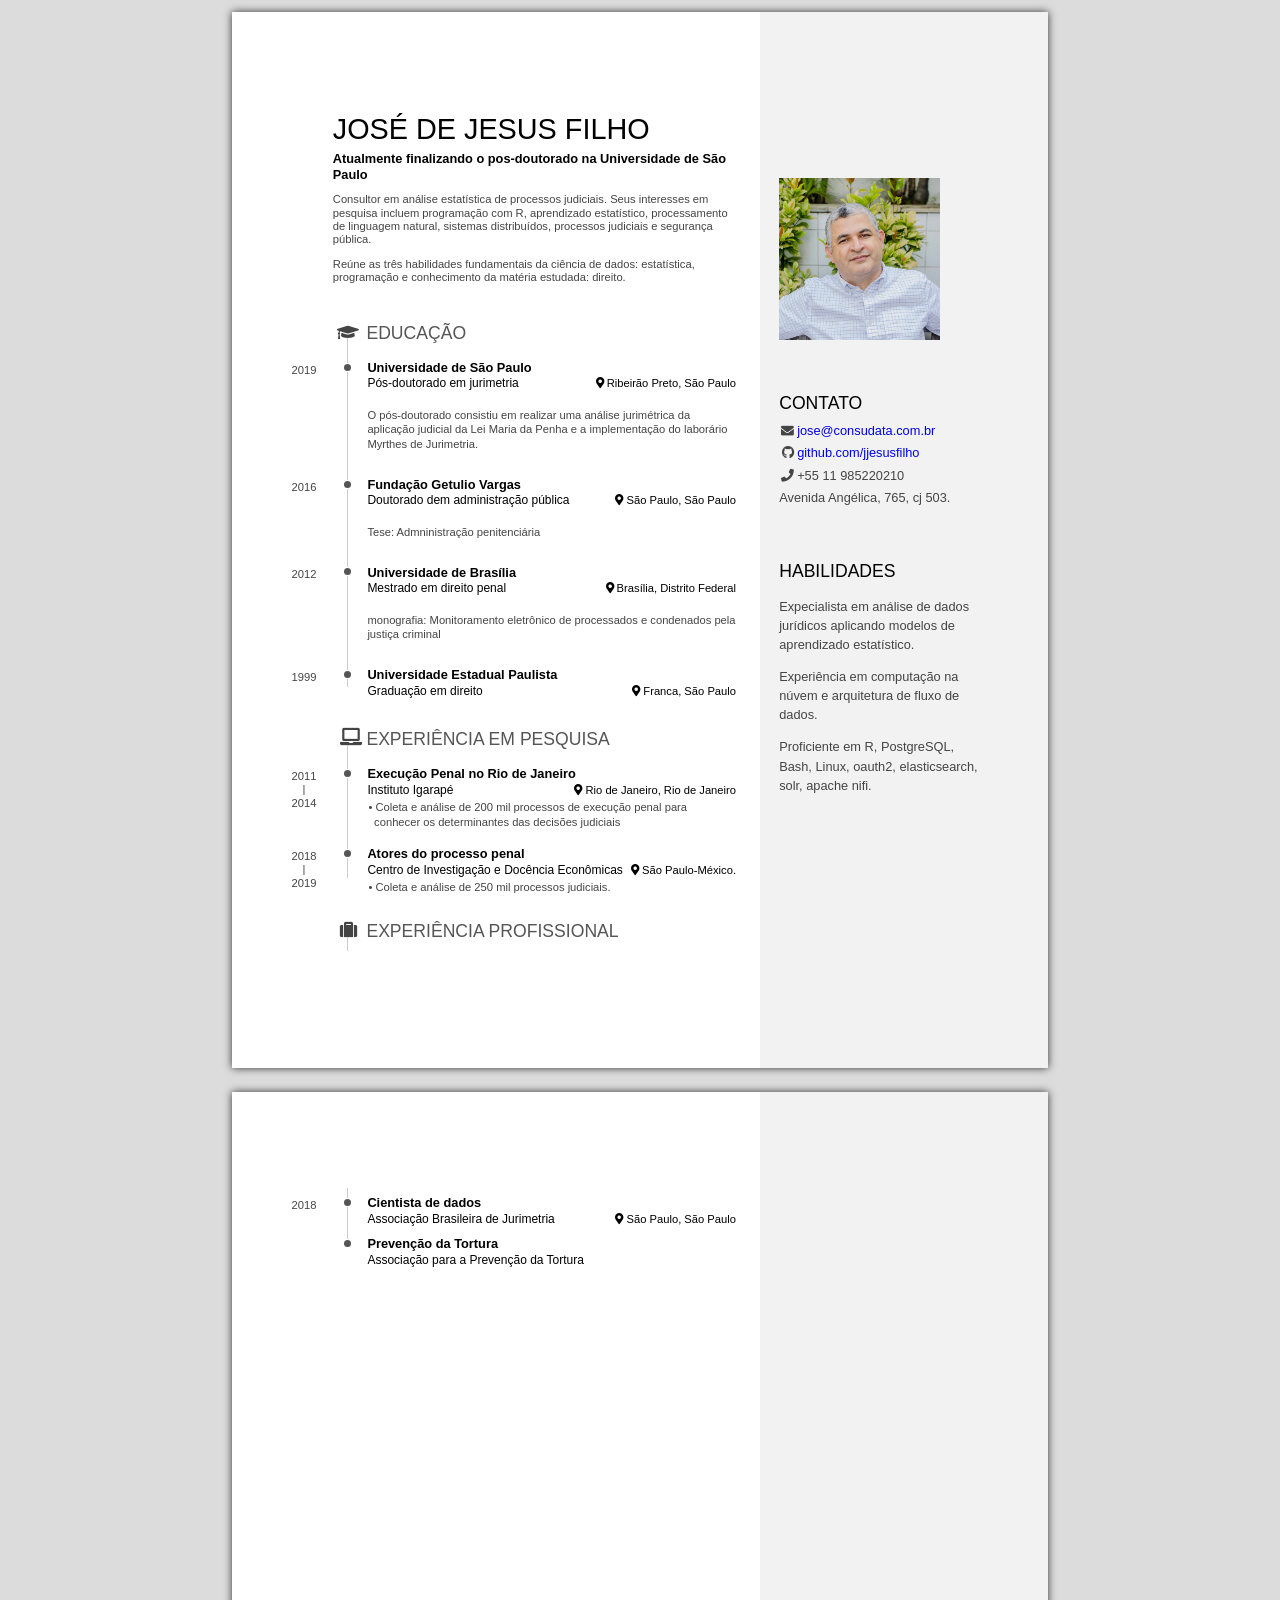
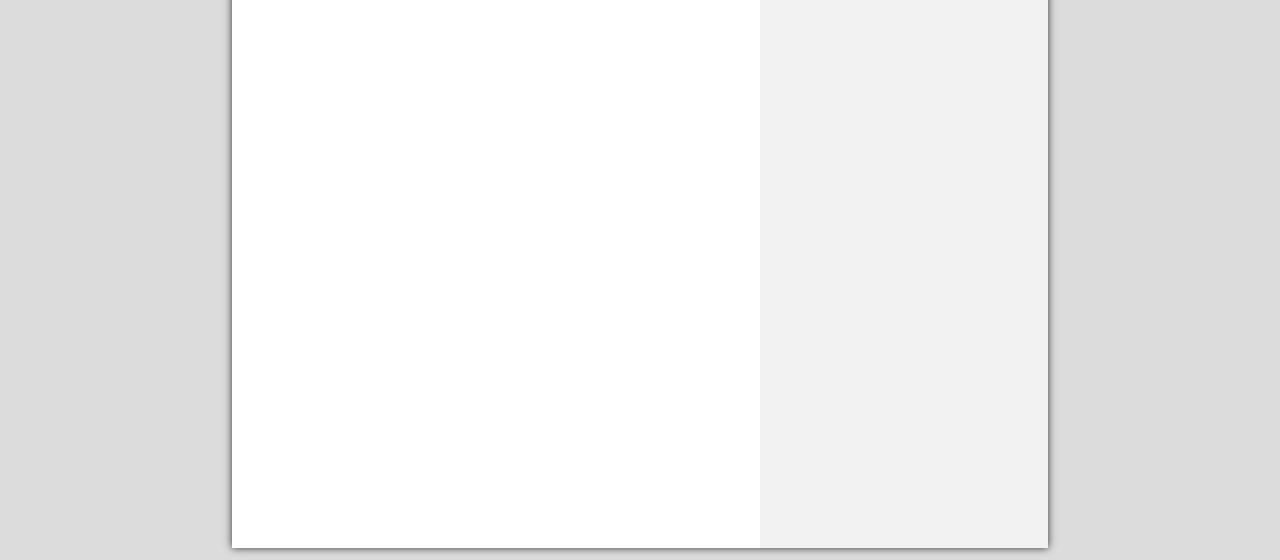
<file: docs/bio.html>
<!DOCTYPE html>
<html xmlns="http://www.w3.org/1999/xhtml">

<head>
    <meta charset="utf-8" />
    <meta http-equiv="Content-Type" content="text/html; charset=utf-8" />
    <meta name="generator" content="pandoc" />
    <meta name="viewport" content="width=device-width, initial-scale=1">

    <meta name="author" content="José de Jesus Filho" />

    <title>José de Jesus Filho</title>

    <link href="site_libs/font-awesome/css/all.css" rel="stylesheet" />
    <link href="site_libs/font-awesome/css/v4-shims.css" rel="stylesheet" />
    <link href="site_libs/paged/css/resume.css" rel="stylesheet" />
    <script src="site_libs/paged/js/config.js"></script>
    <script src="site_libs/paged/js/paged.js"></script>
    <script src="site_libs/paged/js/hooks.js"></script>

        <!-- Global site tag (gtag.js) - Google Analytics -->
<!-- Global site tag (gtag.js) - Google Analytics -->
<script async src="https://www.googletagmanager.com/gtag/js?id=UA-118206200-2"></script>
<script>
  window.dataLayer = window.dataLayer || [];
  function gtag(){dataLayer.push(arguments);}
  gtag('js', new Date());

  gtag('config', 'UA-118206200-2');
</script>

</head>

<body>

    <div id="aside" class="section level1">
        <h1>Aside</h1>
        <p><img src="img/jose.jpg" alt="José de Jesus Filho" style="width:80.0%" /></p>
        <div id="contact" class="section level2">
            <h2>Contato</h2>
            <ul>
                <li><i class="fa fa-envelope"></i> <a href="mailto:jose@consudata.com.br" class="email">jose@consudata.com.br</a></li>
                <li><i class="fa fa-github"></i> <a href="https://github.com/jjesusfilho">github.com/jjesusfilho</a></li>
                <li><i class="fa fa-phone"></i> +55 11 985220210</li>
                <li>Avenida Angélica, 765, cj 503.</li>
            </ul>
        </div>
        <div id="skills" class="section level2">
            <h2>Habilidades</h2>
            <ul>
                <li>
                    <p>Expecialista em análise de dados jurídicos aplicando modelos de aprendizado estatístico.</p>
                </li>
                <li>
                    <p>Experiência em computação na núvem e arquitetura de fluxo de dados.</p>
                </li>
                <li>
                    <p>Proficiente em R, PostgreSQL, Bash, Linux, oauth2, elasticsearch, solr, apache nifi.</p>
                </li>
            </ul>
        </div>
    </div>
    <div id="main" class="section level1">
        <h1>Main</h1>
        <div id="title" class="section level2" data-concise="true">
            <h2>José de Jesus Filho</h2>
            <div id="atualmente-finalizando-o-pos-doutorado-na-universidade-de-sao-paulo" class="section level3">
                <h3>Atualmente finalizando o pos-doutorado na Universidade de São Paulo</h3>
                <p>Consultor em análise estatística de processos judiciais. Seus interesses em pesquisa incluem programação com R, aprendizado estatístico, processamento de linguagem natural, sistemas distribuídos, processos judiciais e segurança pública.</p>
                <p>Reúne as três habilidades fundamentais da ciência de dados: estatística, programação e conhecimento da matéria estudada: direito.</p>
            </div>
        </div>
        <div id="educacao" class="section level2" data-icon="graduation-cap" data-concise="true">
            <h2>Educação</h2>
            <div id="universidade-de-sao-paulo" class="section level3">
                <h3>Universidade de São Paulo</h3>
                <p>Pós-doutorado em jurimetria</p>
                <p>Ribeirão Preto, São Paulo</p>
                <p>2019</p>
                <p>O pós-doutorado consistiu em realizar uma análise jurimétrica da aplicação judicial da Lei Maria da Penha e a implementação do laborário Myrthes de Jurimetria.</p>
            </div>
            <div id="fundacao-getulio-vargas" class="section level3">
                <h3>Fundação Getulio Vargas</h3>
                <p>Doutorado dem administração pública</p>
                <p>São Paulo, São Paulo</p>
                <p>2016</p>
                <p>Tese: Admninistração penitenciária</p>
            </div>
            <div id="universidade-de-brasilia" class="section level3">
                <h3>Universidade de Brasília</h3>
                <p>Mestrado em direito penal</p>
                <p>Brasília, Distrito Federal</p>
                <p>2012</p>
                <p>monografia: Monitoramento eletrônico de processados e condenados pela justiça criminal</p>
            </div>
            <div id="universidade-estadual-paulista" class="section level3">
                <h3>Universidade Estadual Paulista</h3>
                <p>Graduação em direito</p>
                <p>Franca, São Paulo</p>
                <p>1999</p>
            </div>
        </div>
        <div id="experiencia-em-pesquisa" class="section level2" data-icon="laptop">
            <h2>Experiência em pesquisa</h2>
            <div id="execucao-penal-no-rio-de-janeiro" class="section level3">
                <h3>Execução Penal no Rio de Janeiro</h3>
                <p>Instituto Igarapé</p>
                <p>Rio de Janeiro, Rio de Janeiro</p>
                <p>2011 - 2014</p>
                <ul>
                    <li>Coleta e análise de 200 mil processos de execução penal para conhecer os determinantes das decisões judiciais</li>
                </ul>
            </div>
            <div id="atores-do-processo-penal" class="section level3">
                <h3>Atores do processo penal</h3>
                <p>Centro de Investigação e Docência Econômicas</p>
                <p>São Paulo-México.</p>
                <p>2018 - 2019</p>
                <ul>
                    <li>Coleta e análise de 250 mil processos judiciais.</li>
                </ul>
            </div>
        </div>
        <div id="experiencia-profissional" class="section level2" data-icon="suitcase">
            <h2>Experiência profissional</h2>
            <div id="cientista-de-dados" class="section level3">
                <h3>Cientista de dados</h3>
                <p>Associação Brasileira de Jurimetria</p>
                <p>São Paulo, São Paulo</p>
                <p>2018</p>
            </div>
            <div id="prevencao-da-tortura" class="section level3">
                <h3>Prevenção da Tortura</h3>
                <p>Associação para a Prevenção da Tortura</p>
            </div>
        </div>
    </div>

    <script>
        (function() {
            var i, s, j, el, els;
            var create_el = function(type, className, content, isHTML) {
                var el = document.createElement(type);
                if (className) el.className = className;
                if (content) {
                    if (isHTML) {
                        el.innerHTML = content;
                    } else {
                        el.innerText = content;
                    }
                }
                return el;
            }

            // replace h2 title with h1
            var title = document.getElementById('title').querySelector('h2');
            title.parentNode.replaceChild(create_el('h1', false, title.innerHTML, true), title);

            // add the class .aside to #aside
            el = document.getElementById('aside');
            if (el) el.className += ' aside';

            // tweak class names of sections, and add icons
            els = document.getElementById('main').querySelectorAll('.level2');
            for (i = 0; i < els.length; i++) {
                el = els[i];
                if (i === 0 && el.id === 'title') continue;
                el.className += ' main-block';
                if (el.dataset['concise']) el.className += ' concise';
                s = el.dataset['icon'] || 'bookmark';
                el.firstElementChild.insertBefore(create_el('i', 'fa fa-' + s), el.firstElementChild.firstChild);
            }

            // tweak class names of blocks in sections
            els = document.getElementById('main').querySelectorAll('.level3');
            for (i = 0; i < els.length; i++) {
                el = els[i];
                if (el.parentNode.id === 'title') continue;
                el.className += ' blocks';
                el.innerHTML = '<div class="date"></div>' + '<div class="decorator"></div>' +
                    '<div class="details"><header></header><div></div></div>' + el.innerHTML;
                var ps = el.querySelectorAll('p');
                // move the date paragraph to the date div
                if (ps.length >= 3) {
                    s = ps[2].innerText;
                    s = s === 'N/A' ? [] : s.split(' - ');
                    el.removeChild(ps[2]);
                    for (j = 0; j < s.length && j < 2; j++) {
                        el.children[0].appendChild(create_el('span', false, s[j]))
                    }
                }
                // move title, description, location to the details div
                (function(h) {
                    h.appendChild(el.children[3]);
                    var p = el.children[3]; // description
                    if (p.innerText !== 'N/A') {
                        h.appendChild(create_el('span', 'place', p.innerHTML, true));
                    }
                    el.removeChild(p);
                    p = el.children[3]; // location
                    if (p.innerText !== 'N/A') {
                        s = create_el('span', 'location', p.innerHTML, true);
                        s.innerHTML = '<i class="fa fa-map-marker-alt"></i> ' + s.innerHTML;
                        h.appendChild(s);
                    }
                    el.removeChild(p);
                })(el.children[2].firstElementChild);
                // move the rest of content in a block into the last div of the details div
                s = el.children[2];
                while (j = s.nextSibling) {
                    if (j.className === 'aside') {
                        s = j;
                        continue;
                    }
                    el.children[2].lastElementChild.append(j);
                }
            }
        })();
    </script>


</body>

</html>
</file>
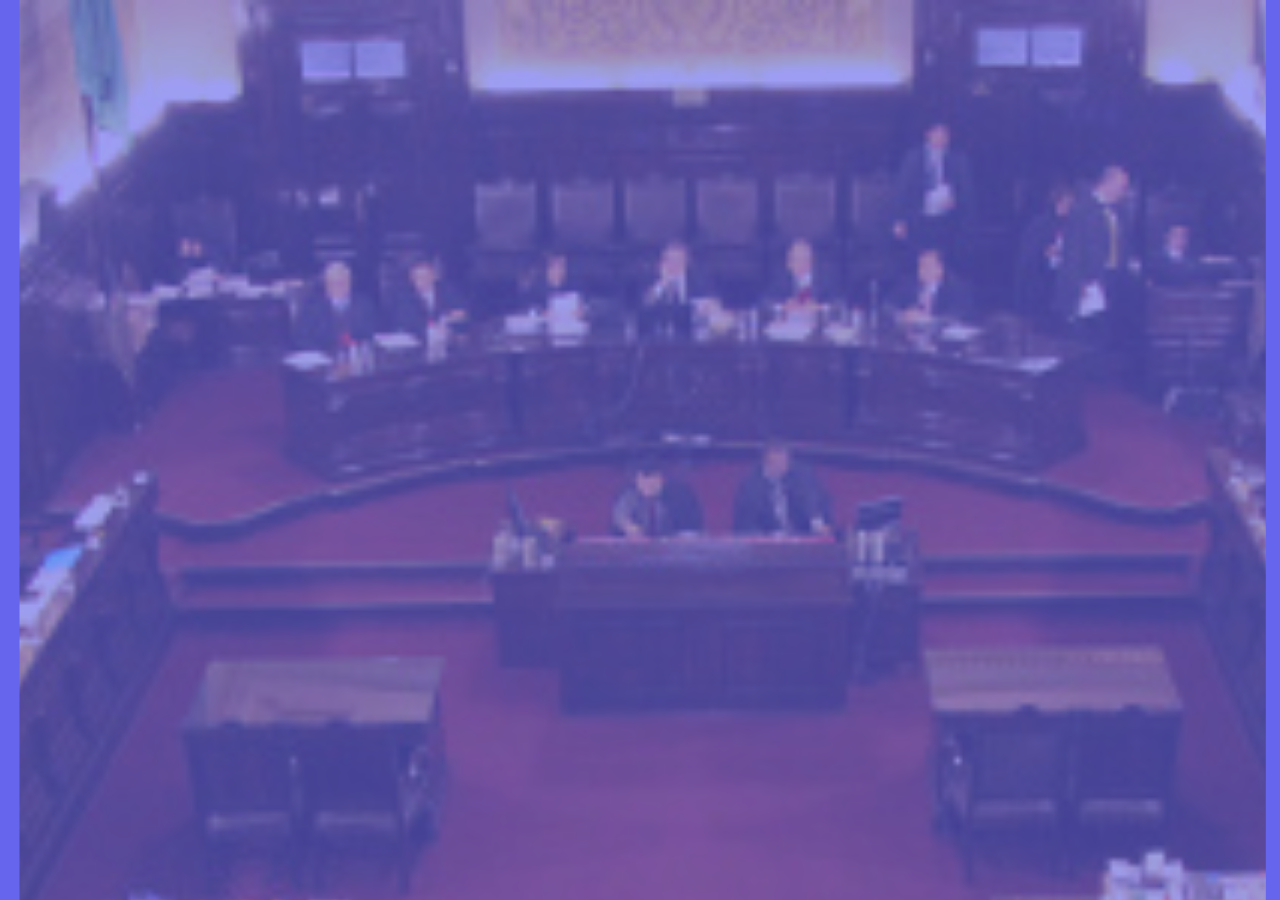
<file: docs/html/jurimetria2.htm>
<!DOCTYPE html>
<!-- saved from url=(0081)https://www.canva.com/design/DADY4k2bzlE/k4OcpyZuLKIlkKO79R79NA/view?website#1::6 -->
<html dir="ltr" lang="en"><head><meta http-equiv="Content-Type" content="text/html; charset=UTF-8"><title>jurimetria</title><meta name="viewport" content="width=device-width, initial-scale=1"><link href="./jurimetria2_files/21a66b438144b9a6de0f.css" rel="stylesheet"><link href="./jurimetria2_files/539de11472478117c72d.css" rel="stylesheet"><meta name="referrer" content="strict-origin-when-cross-origin"><meta name="fb:app_id" content="525265914179580"><meta name="og:site_name" content="Canva"><meta name="og:title" content="jurimetria"><meta name="og:image" content="https://static.canva.com/static/images/fb_cover.png"><meta name="og:url" content="https://www.canva.com"><meta name="og:type" content="website"><meta name="twitter:card" content="summary_large_image"><meta name="twitter:site" content="@canva"><meta name="twitter:creator" content="@canva"><link rel="alternate" type="application/json+oembed" href="https://www.canva.com/_oembed?url=https%3A%2F%2Fwww.canva.com%2Fdesign%2FDADY4k2bzlE%2Fview&amp;format=json"><link rel="alternate" type="text/xml+oembed" href="https://www.canva.com/_oembed?url=https%3A%2F%2Fwww.canva.com%2Fdesign%2FDADY4k2bzlE%2Fview&amp;format=xml"><link rel="shortcut icon" href="https://static.canva.com/static/images/favicon.ico"><link rel="icon" href="https://static.canva.com/static/images/android-192x192.png" sizes="192x192"><link rel="apple-touch-icon" href="https://static.canva.com/static/images/apple-touch-120x120.png"><link rel="apple-touch-icon" href="https://static.canva.com/static/images/apple-touch-152x152.png" sizes="152x152"><link rel="apple-touch-icon" href="https://static.canva.com/static/images/apple-touch-167x167.png" sizes="167x167"><link rel="apple-touch-icon" href="https://static.canva.com/static/images/apple-touch-180x180.png" sizes="180x180"><style type="text/css"></style><link rel="stylesheet" href="./jurimetria2_files/293624790ddd83f31926d8f70958e8ea.css" id="fallback_fb"><link rel="stylesheet" href="./jurimetria2_files/font-awesome.min.css"></head><body><div id="root"><div class="_3j6cnX-st3BmDnc2wyOhyU _29dFFT66p2ix2AqEl1i9BW"><div><div class="_1TypThgz1O3AIAHQIXmrII" tabindex="-1"></div></div><main class="_3Luwo1jyRltDm_yarNWt6H"><div class="dKOpddYH3JgnzK3V135qt" style="opacity: 1; transition: opacity 400ms ease 0s;"><div class="_38BiozYvmdlYAWhK2Yx8rS" style="min-height: calc(100vh - 49px); background-color: rgb(101, 101, 238);"></div><div class="_2dR6p3M_OondRrevY35KsA" style="height: 1769.27px; width: 1251px;"><div class="_2ka80oKnYRNl97cQTtSG3X" style="transform: scale(1.57616);"><div style="width: 793.701px; height: 1122.52px; overflow: hidden;"><div><div class="cJvigNF8nKVq8YRvhrcrK _3Tk7vFk3XB74DSjc-X114e fs-hide" style="width: 793.701px; height: 1122.52px;"><div class="Vb3xEPVESMPA6hhmvJEj"><div class="z3kdSDe5ISRC5bB_OBL2R"></div></div><div style="position: absolute; top: 79.3701px; left: 79.3701px; width: 634.961px; height: 963.78px;"></div><div class="_31Rs25Go5jOLli-OJEzoMA _30rwedNTbMR7KpB_wNp3RD" style="width: 790.948px; height: 1136.18px; transform: translate(3.27161px, 0px);"><div class="_22N0XVqIgTB7OOifhgpVHp" style="opacity: 0.37; grid-template-areas: &quot;a&quot;; grid-template-columns: 1fr; grid-template-rows: 1fr; gap: 10px 10px;"><div class="_17RJsnNlaLzmuYE_z31Qqj" style="grid-area: a / a / a / a; width: 790.948px; height: 1136.18px;"><div class="z3kdSDe5ISRC5bB_OBL2R"><div class="_2hUGzRVhtz3jsPMuzTbALn"><div class="_3wDSz6A2WC-LdeFlX-8FjP" style="width: 1708.54px; height: 1136.18px; transform: translate(-458.798px, 0px) rotate(0deg);"><div class="_32g5_cGFVhApytOtPA6jZn" style="transform: scale(1, 1); transform-origin: 854.271px 568.091px;"><img class="_2331vGPqSXIMf0Dau8tXqJ" crossorigin="anonymous" src="./jurimetria2_files/screen.jpg" draggable="false"></div></div></div></div></div></div></div><div class="_31Rs25Go5jOLli-OJEzoMA _30rwedNTbMR7KpB_wNp3RD" style="width: 579.397px; height: 225.173px; transform: translate(107.191px, 165.158px);"><div style="width: 480.185px; height: 186.616px; transform: scaleX(1.20661) scaleY(1.20661); transform-origin: 0px 0px;"><div class="_31Rs25Go5jOLli-OJEzoMA _30rwedNTbMR7KpB_wNp3RD" style="width: 480.019px; height: 27.2936px; transform: translate(2.9857e-09px, 0px);"><div class="_1vgrAwx00h5ftpPr6CpdG_ _3rBObh-ojtGlTyb-cQ-wv0" style="width: 480.019px; height: 27.2936px; transform-origin: 0px 0px;"><div class="_1VdVAzHiKoqohkbsLA2PeK ql-container ql-disabled" data-max-width="480.01886251781457"><div class="ql-editor ql-blank" data-gramm="false" contenteditable="false" style="transform: translate(0.0147075em, -0.147075em);"><p style="line-height: 1.4; letter-spacing: 0.02em; font-family: &quot;YACgEXq2HiI 0&quot;, _fb_, auto; font-size: 23.532px; text-transform: uppercase; color: rgb(255, 255, 255);" class="direction-ltr align-center para-style-body"><br></p></div><div class="ql-clipboard" contenteditable="true" tabindex="-1"></div></div></div></div><div class="_31Rs25Go5jOLli-OJEzoMA _30rwedNTbMR7KpB_wNp3RD" style="width: 480.185px; height: 137.392px; transform: translate(2.84217e-14px, 49.2241px);"><div class="_1vgrAwx00h5ftpPr6CpdG_ _3rBObh-ojtGlTyb-cQ-wv0" style="width: 480.185px; height: 137.392px; transform-origin: 0px 0px;"><div class="_1VdVAzHiKoqohkbsLA2PeK ql-container ql-disabled" data-max-width="480.1851177743592"><div class="ql-editor" data-gramm="false" contenteditable="false" style="transform: translate(0.381233em, -0.331507em);"><p style="line-height: 1.4; letter-spacing: 0.23em; font-family: &quot;YACgEcnJpjs 0&quot;, _fb_, auto; font-size: 53.0411px; text-transform: uppercase; color: rgb(255, 255, 255);" class="direction-ltr align-center para-style-body"><strong style="color: rgb(255, 255, 255);"></strong></p></div><div class="ql-clipboard" contenteditable="true" tabindex="-1"></div></div></div></div></div></div><div class="_31Rs25Go5jOLli-OJEzoMA _30rwedNTbMR7KpB_wNp3RD" style="width: 685.132px; height: 3px; transform: translate(54.3238px, 1007.07px);"><div class="HhqtG9WpiCW5X3w0wXwR9"><div class="_2tKkdaSp9NcoOYnTTfb-Z6" style="width: 685.132px; height: 3px;"><div class="z3kdSDe5ISRC5bB_OBL2R"><div class="_2hUGzRVhtz3jsPMuzTbALn"><div class="_3wDSz6A2WC-LdeFlX-8FjP" style="width: 685.132px; height: 685.132px; transform: translate(0px, -341.066px) rotate(0deg);"><div class="_32g5_cGFVhApytOtPA6jZn" style="transform: scale(1, 1); transform-origin: 342.566px 342.566px;"><img class="_2331vGPqSXIMf0Dau8tXqJ" crossorigin="anonymous" src="./jurimetria2_files/screen.svg" draggable="false"></div></div></div></div></div></div></div><div class="_31Rs25Go5jOLli-OJEzoMA _30rwedNTbMR7KpB_wNp3RD" style="width: 631.005px; height: 17.0585px; transform: translate(83.3261px, 1026.09px);"><div class="_1vgrAwx00h5ftpPr6CpdG_ _3rBObh-ojtGlTyb-cQ-wv0" style="width: 631.005px; height: 17.0585px; transform-origin: 0px 0px;"><div class="_1VdVAzHiKoqohkbsLA2PeK ql-container ql-disabled" data-max-width="631.0046206130683"><div class="ql-editor" data-gramm="false" contenteditable="false" style="transform: translate(0em, -0.0919218em);"><p style="line-height: 1.4; font-family: &quot;YACgEXq2HiI 0&quot;, _fb_, auto; font-size: 14.7075px; text-transform: none; color: rgb(255, 255, 255);" class="direction-ltr align-start para-style-body"><span style="color: rgb(255, 255, 255);">Dias 08,15 e 22 de junho, avenida Angélica,&nbsp; 321, Santa Cecília, São Paulo, SP</span></p></div><div class="ql-clipboard" contenteditable="true" tabindex="-1"></div></div></div></div><div class="_31Rs25Go5jOLli-OJEzoMA _30rwedNTbMR7KpB_wNp3RD" style="width: 429.333px; height: 148.484px; transform: translate(209.885px, 763.756px);"><div style="width: 429.333px; height: 148.484px; transform: scaleX(1) scaleY(1); transform-origin: 0px 0px;"><div class="_31Rs25Go5jOLli-OJEzoMA _30rwedNTbMR7KpB_wNp3RD" style="width: 429.333px; height: 94.2px; transform: translate(2.84217e-14px, 54.2839px);"><div class="_1vgrAwx00h5ftpPr6CpdG_ _3rBObh-ojtGlTyb-cQ-wv0" style="width: 429.333px; height: 94.2px; transform-origin: 0px 0px;"><div class="_1VdVAzHiKoqohkbsLA2PeK ql-container ql-disabled" data-max-width="429.3333333333333"><div class="ql-editor" data-gramm="false" contenteditable="false" style="transform: translate(0em, -0.15em);"><p style="line-height: 1.4; font-family: &quot;YACgEcnJpjs 0&quot;, _fb_, auto; font-size: 24px; text-transform: uppercase; color: rgb(255, 255, 255);" class="direction-ltr align-center para-style-subtitle"><span style="color: rgb(255, 255, 255);">Para estudantes e profissionais de direito</span></p><p style="line-height: 1.4; font-family: &quot;YACgEcnJpjs 0&quot;, _fb_, auto; font-size: 24px; text-transform: uppercase; color: rgb(255, 255, 255);" class="direction-ltr align-center para-style-subtitle"><strong style="color: rgb(255, 255, 255);">SAIBA MAIS</strong></p></div><div class="ql-clipboard" contenteditable="true" tabindex="-1"></div></div></div><a class="LfGiWF0HUa_OlHEDDAoJv" href="http://curso.apps.consudata.com.br/curso_programacao" rel="nofollow"></a></div><div class="_31Rs25Go5jOLli-OJEzoMA _30rwedNTbMR7KpB_wNp3RD" style="width: 429.333px; height: 27.2936px; transform: translate(-2.84217e-14px, -5.68434e-14px);"><div class="_1vgrAwx00h5ftpPr6CpdG_ _3rBObh-ojtGlTyb-cQ-wv0" style="width: 429.333px; height: 27.2936px; transform-origin: 0px 0px;"><div class="_1VdVAzHiKoqohkbsLA2PeK ql-container ql-disabled" data-max-width="429.3333333333333"><div class="ql-editor ql-blank" data-gramm="false" contenteditable="false" style="transform: translate(0.0147075em, -0.147075em);"><p style="line-height: 1.4; letter-spacing: 0.02em; font-family: &quot;YACgEXq2HiI 0&quot;, _fb_, auto; font-size: 23.532px; text-transform: uppercase; color: rgb(255, 255, 255);" class="direction-ltr align-center para-style-subtitle"><br></p></div><div class="ql-clipboard" contenteditable="true" tabindex="-1"></div></div></div></div></div></div></div></div></div><div class="_3fQGA44YYmbhhE5v8UBunj"><div class="Xeu4Hl4ngvdkR9yXx702q" style="top: 165.158px; left: 107.191px;"></div><div class="Xeu4Hl4ngvdkR9yXx702q" style="top: 763.756px; left: 209.885px;"><a href="http://curso.apps.consudata.com.br/curso_programacao" target="_blank" rel="noopener" class="_2vO1TPWVIAEGNR6eyWQS0L" style="top: 54.2839px; left: 2.84217e-14px; width: 429.333px; height: 94.2px;"></a></div></div></div></div></div></main></div></div><script type="text/javascript" async="" src="./jurimetria2_files/f.txt"></script><script type="text/javascript" async="" src="./jurimetria2_files/js"></script><script type="text/javascript" async="" src="./jurimetria2_files/linkid.js"></script><script type="text/javascript" async="" src="./jurimetria2_files/f.txt"></script><script type="text/javascript" async="" src="./jurimetria2_files/analytics.js"></script><script type="text/javascript" async="" src="./jurimetria2_files/appboy.min.js"></script><script type="text/javascript" async="" src="./jurimetria2_files/amplitude-4.5.2-min.gz.js"></script><script src="./jurimetria2_files/844585682227065" async=""></script><script src="./jurimetria2_files/identity.js" async=""></script><script type="text/javascript" async="" src="./jurimetria2_files/fbevents.js"></script><script type="text/javascript" async="" src="./jurimetria2_files/js(1)"></script><script type="text/javascript" async="" src="./jurimetria2_files/qevents.js"></script><script type="text/javascript" async="" src="./jurimetria2_files/analytics.min.js"></script><script>window['__canva_public_path__'] = 'https:\/\/static.canva.com\/web/'; window['bootstrap'] = {"base":{"A?":"B","A":true,"D":"A","E":"9e8ecf7ab3f5348dedf6e7d8371dbfa699c5e59c","F":{"A?":"A","a":"f76944bdf06e474a82c354321e982556","b":"prod","c":"release-jadeempire-prod","d":"9e8ecf7ab3f5348dedf6e7d8371dbfa699c5e59c"},"G":"CLIENT_FULL","H":"BROWSER","a":{"A":"AAMAA1dFQgA=","B":null,"C":null,"D":"BACntM6ucEA","E":"jadeempire","F":"bbc5d1a0873e96d7c810018db539d719643d4133","G":null,"H":{}},"b":{"A?":"A","C":{"a":"WEB"},"D":{"a":"WEB","b":"BR","c":"en","d":141,"e":"BACntM6ucEA","f":null},"E":{"SDBE":"A","IOSPX":"A","PCCSK":"B","ACBRH":"X","AATST":"A1","IOSFI":"X","SEECC":"X","STRP3":"A","ANSTT":"X","EOPA3":"A","ANPB2":"A","PHCCE":"A","ANEDP":"X","ANDDF":"A","E2FR2":"A","EIPPP":"A","BKITT":"A","ABEN2":"A","AESIC":"A","CAFB":"A","IOSHD":"B","IOSIM":"A","ANFSC":"A","IOSXV":"X","TXOB2":"A","IIBEN":"A","PPP":"D","CSEN":"A","APMBV":"A","ANIYE":"X","ANDR":"A","ANSB":"X","C4WOB":"A","KAPO":"A","H2EVA":"A","PDBQS":"A","M2LIE":"A","ANDS":"X","RAWCG":"Y","HA1HB":"A","CAPDT":"X","SEIN2":"A","ARUE":"A","PRMED":"A","GPPBD":"X","IOSIN":"A"},"a":"MQh0Jm5dRE"},"c":{"A?":"B","b":"6497R","c":false}},"page":{"D":{"A":[{"A":null,"B":null,"F":null,"H":[],"C":null,"D":{"A":null,"B":null,"I":null,"C":"#6565ee","D":0.0,"F":false,"E":null,"G":false,"H":false},"E":[{"A?":"L","A":0.0,"B":3.271605454064286,"D":790.9477216274154,"C":1136.1810153740446,"E":0.0,"F":0.63,"G":null,"Q":false,"N":null,"P":[],"a":{"a":{"A":{"A":null,"B":{"A":{"A":"MADY4nCXRP0","B":1},"B":{"A":0.0,"B":-458.7975793171529,"D":1708.5428802617212,"C":1136.1810153740446,"E":0.0},"E":null,"C":{},"D":null,"F":null,"G":null},"I":null,"C":null,"D":0.0,"F":false,"E":null,"G":false,"H":false}}},"b":{"A":[{"A":["a"]}],"B":["1fr"],"C":["1fr"],"D":10.0,"E":10.0}},{"A?":"H","A":165.15818749132842,"B":107.19122140945126,"D":579.396870206524,"C":225.17289244599746,"E":0.0,"F":0.0,"G":null,"Q":false,"N":null,"P":[],"b":480.18511777435924,"a":186.61590602005455,"c":[{"A?":"K","A":0.0,"B":2.985700575663941E-9,"D":480.01886251781457,"C":27.293602362204723,"E":0.0,"F":0.0,"G":null,"Q":false,"N":null,"P":[],"a":{"A":[{"A?":"A","A":"\n"}],"B":[{"A?":"A","A":{"font-weight":{"A":null,"B":"bold"},"color":{"A":null,"B":"#ffffff"},"font-family":{"A":null,"B":"YACgEXq2HiI,0"},"font-size":{"A":null,"B":"23.531988188976374"},"text-transform":{"A":null,"B":"uppercase"},"tracking":{"A":null,"B":"20.0"},"text-align":{"A":null,"B":"center"}}},{"A?":"B","A":1},{"A?":"A","A":{"font-weight":{"A":"bold","B":null},"color":{"A":"#ffffff","B":null},"font-family":{"A":"YACgEXq2HiI,0","B":null},"font-size":{"A":"23.531988188976374","B":null},"text-transform":{"A":"uppercase","B":null},"tracking":{"A":"20.0","B":null},"text-align":{"A":"center","B":null}}}]},"b":{"A":[]},"c":null,"d":"A","e":null,"f":null,"g":false,"h":"A"},{"A?":"K","A":49.2241260909033,"B":2.8421709430404007E-14,"D":480.1851177743592,"C":137.39177992915126,"E":0.0,"F":0.0,"G":null,"Q":false,"N":null,"P":[],"a":{"A":[{"A?":"A","A":"Jurimetria aplicada\n"}],"B":[{"A?":"A","A":{"font-weight":{"A":null,"B":"bold"},"color":{"A":null,"B":"#ffffff"},"font-family":{"A":null,"B":"YACgEcnJpjs,0"},"font-size":{"A":null,"B":"53.041100354243774"},"text-transform":{"A":null,"B":"uppercase"}}},{"A?":"B","A":1},{"A?":"A","A":{"tracking":{"A":null,"B":"230.0"},"text-align":{"A":null,"B":"center"}}},{"A?":"B","A":19},{"A?":"A","A":{"font-weight":{"A":"bold","B":null},"color":{"A":"#ffffff","B":null},"font-family":{"A":"YACgEcnJpjs,0","B":null},"font-size":{"A":"53.041100354243774","B":null},"text-transform":{"A":"uppercase","B":null},"tracking":{"A":"230.0","B":null},"text-align":{"A":"center","B":null}}}]},"b":{"A":[]},"c":null,"d":"A","e":null,"f":null,"g":false,"h":"A"}],"d":[]},{"A?":"I","A":1007.0731780795405,"B":54.3238346623181,"D":685.1316437007904,"C":3.0000000000001137,"E":0.0,"F":0.0,"G":null,"Q":false,"N":null,"P":[],"a":{"A":null,"B":{"A":{"A":"MABk-3-h6nE","B":1},"B":null,"E":null,"C":{},"D":null,"F":null,"G":null},"I":null,"C":null,"D":0.0,"F":false,"E":null,"G":false,"H":false},"b":false,"c":false},{"A?":"K","A":1026.0911048228347,"B":83.32608804834913,"D":631.0046206130683,"C":17.058501476377955,"E":0.0,"F":0.0,"G":null,"Q":false,"N":null,"P":[],"a":{"A":[{"A?":"A","A":"Dias 08,15 e 22 de junho, avenida Angélica,  321, Santa Cecília, São Paulo, SP\n"}],"B":[{"A?":"A","A":{"color":{"A":null,"B":"#ffffff"},"font-family":{"A":null,"B":"YACgEXq2HiI,0"},"font-size":{"A":null,"B":"14.707492618110232"}}},{"A?":"B","A":79},{"A?":"A","A":{"color":{"A":"#ffffff","B":null},"font-family":{"A":"YACgEXq2HiI,0","B":null},"font-size":{"A":"14.707492618110232","B":null}}}]},"b":{"A":[]},"c":null,"d":"A","e":null,"f":null,"g":false,"h":"A"},{"A?":"H","A":763.7564631725135,"B":209.88520818578684,"D":429.33333333333337,"C":148.48394336450139,"E":0.0,"F":0.0,"G":null,"Q":false,"N":null,"P":[],"b":429.33333333333337,"a":148.48394336450139,"c":[{"A?":"K","A":54.28394336450133,"B":2.8421709430404007E-14,"D":429.3333333333333,"C":94.2,"E":0.0,"F":0.0,"G":"http:\u002F\u002Fcurso.apps.consudata.com.br\u002Fcurso_programacao","Q":false,"N":null,"P":[],"a":{"A":[{"A?":"A","A":"Para estudantes e profissionais de direito\nSAIBA MAIS\n"}],"B":[{"A?":"A","A":{"font-weight":{"A":null,"B":"normal"},"color":{"A":null,"B":"#ffffff"},"font-family":{"A":null,"B":"YACgEcnJpjs,0"},"font-size":{"A":null,"B":"24.0"},"text-transform":{"A":null,"B":"uppercase"},"text-align":{"A":null,"B":"center"},"style":{"A":null,"B":"subtitle"}}},{"A?":"B","A":42},{"A?":"A","A":{"font-weight":{"A":"normal","B":"bold"}}},{"A?":"B","A":12},{"A?":"A","A":{"font-weight":{"A":"bold","B":null},"color":{"A":"#ffffff","B":null},"font-family":{"A":"YACgEcnJpjs,0","B":null},"font-size":{"A":"24.0","B":null},"text-transform":{"A":"uppercase","B":null},"text-align":{"A":"center","B":null},"style":{"A":"subtitle","B":null}}}]},"b":{"A":[]},"c":null,"d":"C","e":null,"f":null,"g":false,"h":"A"},{"A?":"K","A":-5.6843418860808015E-14,"B":-2.8421709430404007E-14,"D":429.3333333333333,"C":27.293602362204723,"E":0.0,"F":0.0,"G":null,"Q":false,"N":null,"P":[],"a":{"A":[{"A?":"A","A":"\n"}],"B":[{"A?":"A","A":{"font-weight":{"A":null,"B":"bold"},"color":{"A":null,"B":"#ffffff"},"font-family":{"A":null,"B":"YACgEXq2HiI,0"},"font-size":{"A":null,"B":"23.531988188976374"},"text-transform":{"A":null,"B":"uppercase"},"tracking":{"A":null,"B":"20.0"},"text-align":{"A":null,"B":"center"},"style":{"A":null,"B":"subtitle"}}},{"A?":"B","A":1},{"A?":"A","A":{"font-weight":{"A":"bold","B":null},"color":{"A":"#ffffff","B":null},"font-family":{"A":"YACgEXq2HiI,0","B":null},"font-size":{"A":"23.531988188976374","B":null},"text-transform":{"A":"uppercase","B":null},"tracking":{"A":"20.0","B":null},"text-align":{"A":"center","B":null},"style":{"A":"subtitle","B":null}}}]},"b":{"A":[]},"c":null,"d":"C","e":null,"f":null,"g":false,"h":"A"}],"d":[]}],"I":[],"G":{"A":"MAC86jrddQU","B":1}}],"I":[],"B":{"A?":"A","A":"TACQ-j4WGew","B":1},"C":{"A":21.0,"B":29.7,"C":"A"},"D":"jurimetria","E":null,"F":[],"G":{},"H":null},"K":"DADY4k2bzlE","B":[{"A":"YACgEXq2HiI","B":0,"C":"Lato","D":[{"style":"BOLD_ITALICS","files":[{"url":"https:\u002F\u002Ffont-public.canva.com\u002FYACgEXq2HiI\u002F0\u002FLato-BoldItalic.ttf","format":"OTF","codePoints":null},{"url":"https:\u002F\u002Ffont-public.canva.com\u002FYACgEXq2HiI\u002F0\u002FLato-BoldItalic.woff","format":"WOFF","codePoints":null}]},{"style":"BOLD","files":[{"url":"https:\u002F\u002Ffont-public.canva.com\u002FYACgEXq2HiI\u002F0\u002FLato-Bold.ttf","format":"OTF","codePoints":null},{"url":"https:\u002F\u002Ffont-public.canva.com\u002FYACgEXq2HiI\u002F0\u002FLato-Bold.woff","format":"WOFF","codePoints":null}]},{"style":"ITALICS","files":[{"url":"https:\u002F\u002Ffont-public.canva.com\u002FYACgEXq2HiI\u002F0\u002FLato-Italic.ttf","format":"OTF","codePoints":null},{"url":"https:\u002F\u002Ffont-public.canva.com\u002FYACgEXq2HiI\u002F0\u002FLato-Italic.woff","format":"WOFF","codePoints":null}]},{"style":"REGULAR","files":[{"url":"https:\u002F\u002Ffont-public.canva.com\u002FYACgEXq2HiI\u002F0\u002FLato-Regular.ttf","format":"OTF","codePoints":null},{"url":"https:\u002F\u002Ffont-public.canva.com\u002FYACgEXq2HiI\u002F0\u002FLato-Regular.woff","format":"WOFF","codePoints":null}]}],"E":false},{"A":"YACgEcnJpjs","B":0,"C":"League Spartan","D":[{"style":"REGULAR","files":[{"url":"https:\u002F\u002Ffont-public.canva.com\u002FYACgEcnJpjs\u002F0\u002FLeagueSpartan.7cc8cbbd7a330c0d1e7c08c6d62711e4.ttf","format":"OTF","codePoints":null},{"url":"https:\u002F\u002Ffont-public.canva.com\u002FYACgEcnJpjs\u002F0\u002FLeagueSpartan.de124ab4fe636436b7f9d3b1f5ac3eed.woff","format":"WOFF","codePoints":null}]}],"E":false},{"A":"YACgEZ1cb1Q","B":0,"C":"Arimo","D":[{"style":"BOLD_ITALICS","files":[{"url":"https:\u002F\u002Ffont-public.canva.com\u002FYACgEZ1cb1Q\u002F0\u002FArimoBoldItalic.08fb930e5cf38bab811efa91f368b248.ttf","format":"OTF","codePoints":null},{"url":"https:\u002F\u002Ffont-public.canva.com\u002FYACgEZ1cb1Q\u002F0\u002FArimoBoldItalic.c7a16bdf2cea8da7d5accf8369441561.woff","format":"WOFF","codePoints":null}]},{"style":"ITALICS","files":[{"url":"https:\u002F\u002Ffont-public.canva.com\u002FYACgEZ1cb1Q\u002F0\u002FArimoItalic.fa87472a877e70c5bce22e42be5c25a9.ttf","format":"OTF","codePoints":null},{"url":"https:\u002F\u002Ffont-public.canva.com\u002FYACgEZ1cb1Q\u002F0\u002FArimoItalic.bafbbb513c11845057f9358ac3efa073.woff","format":"WOFF","codePoints":null}]},{"style":"REGULAR","files":[{"url":"https:\u002F\u002Ffont-public.canva.com\u002FYACgEZ1cb1Q\u002F0\u002FArimo.7ac02a544211773d9636e056e9da6c35.ttf","format":"OTF","codePoints":null},{"url":"https:\u002F\u002Ffont-public.canva.com\u002FYACgEZ1cb1Q\u002F0\u002FArimo.1c8ab6ba5931166f629c6d814d3580b2.woff","format":"WOFF","codePoints":null}]},{"style":"BOLD","files":[{"url":"https:\u002F\u002Ffont-public.canva.com\u002FYACgEZ1cb1Q\u002F0\u002FArimoBold.927b7dca5b947f69cb8e835f7f743d15.ttf","format":"OTF","codePoints":null},{"url":"https:\u002F\u002Ffont-public.canva.com\u002FYACgEZ1cb1Q\u002F0\u002FArimoBold.68670fffa1a87fb970dc63f26d8cc0fc.woff","format":"WOFF","codePoints":null}]}],"E":false}],"I":"_fb_","J":"https:\u002F\u002Ffont-public.canva.com\u002F_fb\u002Fs\u002F293624790ddd83f31926d8f70958e8ea.css","C":[{"type":"RASTER","id":"MADY4nCXRP0","version":1,"files":[{"url":"https:\u002F\u002Fmedia-private.canva.com\u002FMADY4nCXRP0\u002F1\u002Fscreen.jpg?response-expires=Fri%2C%2003%20May%202019%2016%3A32%3A21%20GMT\u0026X-Amz-Algorithm=AWS4-HMAC-SHA256\u0026X-Amz-Date=20190503T135345Z\u0026X-Amz-SignedHeaders=host\u0026X-Amz-Expires=9515\u0026X-Amz-Credential=AKIAJJATJK7JCUD446NA%2F20190503%2Fus-east-1%2Fs3%2Faws4_request\u0026X-Amz-Signature=8115172d284bc5b7e27ec39d3024c84a231072f9c5c2ccf18cca666a204e17bd","urlDenied":false,"width":450,"height":300,"watermarked":false,"spritesheet":false,"quality":"SCREEN","filterCode":null},{"url":"https:\u002F\u002Fmedia-private.canva.com\u002FMADY4nCXRP0\u002F1\u002Fthumbnail.jpg?response-expires=Fri%2C%2003%20May%202019%2015%3A56%3A02%20GMT\u0026X-Amz-Algorithm=AWS4-HMAC-SHA256\u0026X-Amz-Date=20190503T135345Z\u0026X-Amz-SignedHeaders=host\u0026X-Amz-Expires=7336\u0026X-Amz-Credential=AKIAJJATJK7JCUD446NA%2F20190503%2Fus-east-1%2Fs3%2Faws4_request\u0026X-Amz-Signature=22d19715e8ae50f90ad98ae44877c2e7d83a3f4be5a62d5fd5739acfa622d208","urlDenied":false,"width":200,"height":133,"watermarked":false,"spritesheet":false,"quality":"THUMBNAIL","filterCode":null}]},{"type":"VECTOR","id":"MABk-3-h6nE","version":1,"files":[{"url":"https:\u002F\u002Fmedia-public.canva.com\u002FMABk-3-h6nE\u002F1\u002Fscreen.svg","urlDenied":false,"width":625,"height":625,"watermarked":false,"spritesheet":false,"quality":"SCREEN","filterCode":null},{"url":"https:\u002F\u002Fmedia-public.canva.com\u002FMABk-3-h6nE\u002F1\u002Fthumbnail.png","urlDenied":false,"width":200,"height":200,"watermarked":false,"spritesheet":false,"quality":"THUMBNAIL","filterCode":null}],"spritesheetMetadata":null},{"type":"RASTER","id":"MABKNBTy8KQ","version":1,"files":[{"url":"https:\u002F\u002Fmedia-public.canva.com\u002FMABKNBTy8KQ\u002F1\u002Fscreen.jpg","urlDenied":false,"width":800,"height":534,"watermarked":false,"spritesheet":false,"quality":"SCREEN","filterCode":null},{"url":"https:\u002F\u002Fmedia-public.canva.com\u002FMABKNBTy8KQ\u002F1\u002Fthumbnail.jpg","urlDenied":false,"width":200,"height":134,"watermarked":false,"spritesheet":false,"quality":"THUMBNAIL","filterCode":null}]}],"F":[],"H":true,"L":false},"ui":{"A":true,"B":"A"}}; window['cmsg'] = { locale: "en", strings: {} };</script><script crossorigin="anonymous" src="./jurimetria2_files/fd9821bafb091b234583d361bdd0bc7e.vendor.js"></script><script crossorigin="anonymous" src="./jurimetria2_files/77e16a007b484149febc397bf7b2f62c.js"></script><script src="./jurimetria2_files/f(1).txt"></script></body></html>
</file>
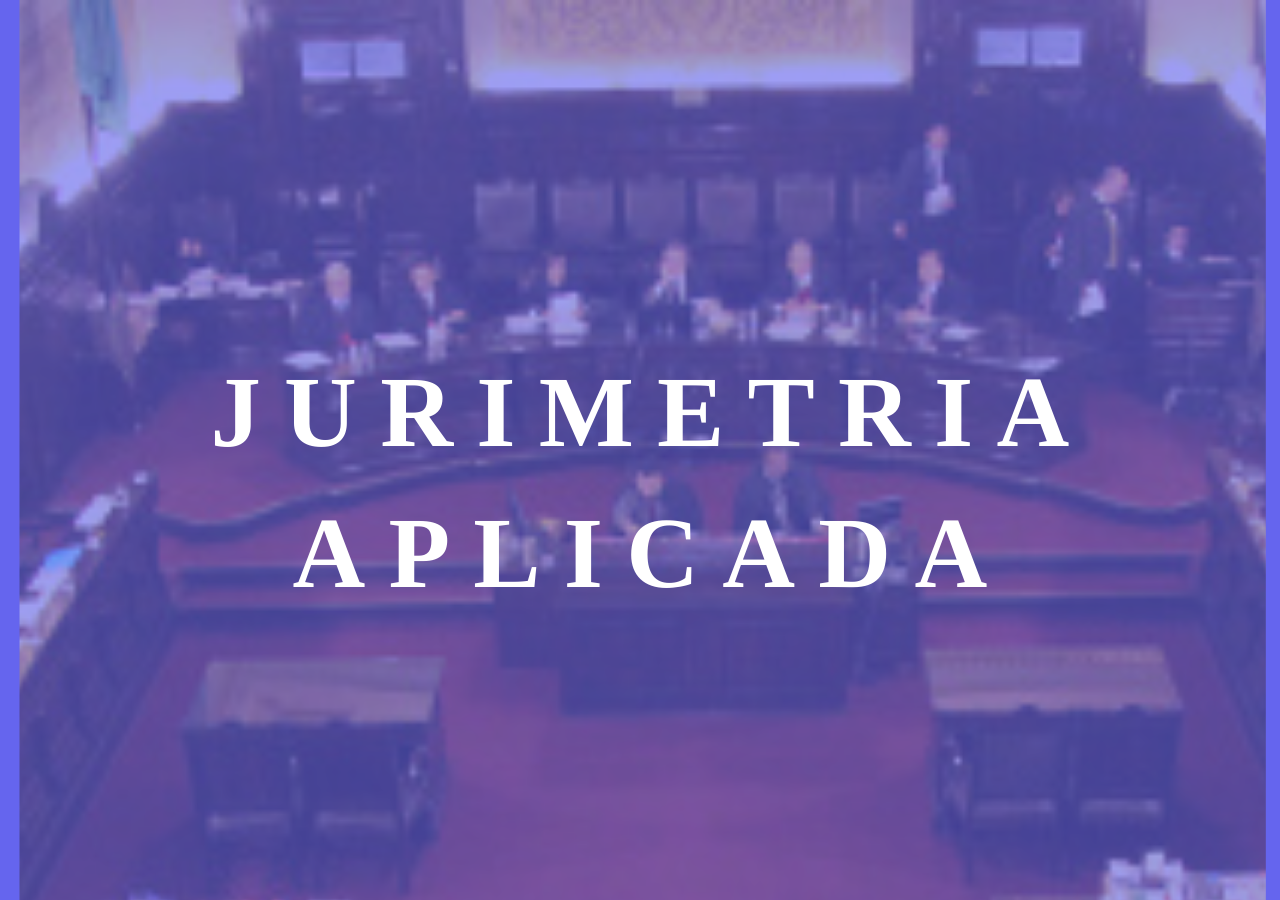
<file: docs/html/jurimetria3.htm>
<!DOCTYPE html>
<!-- saved from url=(0081)https://www.canva.com/design/DADY4k2bzlE/k4OcpyZuLKIlkKO79R79NA/view?website#1::6 -->
<html dir="ltr" lang="en"><head><meta http-equiv="Content-Type" content="text/html; charset=UTF-8"><title>jurimetria</title><meta name="viewport" content="width=device-width, initial-scale=1"><link href="./jurimetria2_files/21a66b438144b9a6de0f.css" rel="stylesheet"><link href="./jurimetria2_files/539de11472478117c72d.css" rel="stylesheet"><meta name="referrer" content="strict-origin-when-cross-origin"><meta name="fb:app_id" content="525265914179580"><meta name="og:site_name" content="Canva"><meta name="og:title" content="jurimetria"><meta name="og:image" content="https://static.canva.com/static/images/fb_cover.png"><meta name="og:url" content="https://www.canva.com"><meta name="og:type" content="website"><meta name="twitter:card" content="summary_large_image"><meta name="twitter:site" content="@canva"><meta name="twitter:creator" content="@canva"><link rel="alternate" type="application/json+oembed" href="https://www.canva.com/_oembed?url=https%3A%2F%2Fwww.canva.com%2Fdesign%2FDADY4k2bzlE%2Fview&amp;format=json"><link rel="alternate" type="text/xml+oembed" href="https://www.canva.com/_oembed?url=https%3A%2F%2Fwww.canva.com%2Fdesign%2FDADY4k2bzlE%2Fview&amp;format=xml"><link rel="shortcut icon" href="https://static.canva.com/static/images/favicon.ico"><link rel="icon" href="https://static.canva.com/static/images/android-192x192.png" sizes="192x192"><link rel="apple-touch-icon" href="https://static.canva.com/static/images/apple-touch-120x120.png"><link rel="apple-touch-icon" href="https://static.canva.com/static/images/apple-touch-152x152.png" sizes="152x152"><link rel="apple-touch-icon" href="https://static.canva.com/static/images/apple-touch-167x167.png" sizes="167x167"><link rel="apple-touch-icon" href="https://static.canva.com/static/images/apple-touch-180x180.png" sizes="180x180"><style type="text/css"></style><link rel="stylesheet" href="./jurimetria2_files/293624790ddd83f31926d8f70958e8ea.css" id="fallback_fb"><link rel="stylesheet" href="./jurimetria2_files/font-awesome.min.css"></head><body><div id="root"><div class="_3j6cnX-st3BmDnc2wyOhyU _29dFFT66p2ix2AqEl1i9BW"><div><div class="_1TypThgz1O3AIAHQIXmrII" tabindex="-1"></div></div><main class="_3Luwo1jyRltDm_yarNWt6H"><div class="dKOpddYH3JgnzK3V135qt" style="opacity: 1; transition: opacity 400ms ease 0s;"><div class="_38BiozYvmdlYAWhK2Yx8rS" style="min-height: calc(100vh - 49px); background-color: rgb(101, 101, 238);"></div><div class="_2dR6p3M_OondRrevY35KsA" style="height: 1769.27px; width: 1251px;"><div class="_2ka80oKnYRNl97cQTtSG3X" style="transform: scale(1.57616);"><div style="width: 793.701px; height: 1122.52px; overflow: hidden;"><div><div class="cJvigNF8nKVq8YRvhrcrK _3Tk7vFk3XB74DSjc-X114e fs-hide" style="width: 793.701px; height: 1122.52px;"><div class="Vb3xEPVESMPA6hhmvJEj"><div class="z3kdSDe5ISRC5bB_OBL2R"></div></div><div style="position: absolute; top: 79.3701px; left: 79.3701px; width: 634.961px; height: 963.78px;"></div><div class="_31Rs25Go5jOLli-OJEzoMA _30rwedNTbMR7KpB_wNp3RD" style="width: 790.948px; height: 1136.18px; transform: translate(3.27161px, 0px);"><div class="_22N0XVqIgTB7OOifhgpVHp" style="opacity: 0.37; grid-template-areas: &quot;a&quot;; grid-template-columns: 1fr; grid-template-rows: 1fr; gap: 10px 10px;"><div class="_17RJsnNlaLzmuYE_z31Qqj" style="grid-area: a / a / a / a; width: 790.948px; height: 1136.18px;"><div class="z3kdSDe5ISRC5bB_OBL2R"><div class="_2hUGzRVhtz3jsPMuzTbALn"><div class="_3wDSz6A2WC-LdeFlX-8FjP" style="width: 1708.54px; height: 1136.18px; transform: translate(-458.798px, 0px) rotate(0deg);"><div class="_32g5_cGFVhApytOtPA6jZn" style="transform: scale(1, 1); transform-origin: 854.271px 568.091px;"><img class="_2331vGPqSXIMf0Dau8tXqJ" crossorigin="anonymous" src="./jurimetria2_files/screen.jpg" draggable="false"></div></div></div></div></div></div></div><div class="_31Rs25Go5jOLli-OJEzoMA _30rwedNTbMR7KpB_wNp3RD" style="width: 579.397px; height: 225.173px; transform: translate(107.191px, 165.158px);"><div style="width: 480.185px; height: 186.616px; transform: scaleX(1.20661) scaleY(1.20661); transform-origin: 0px 0px;"><div class="_31Rs25Go5jOLli-OJEzoMA _30rwedNTbMR7KpB_wNp3RD" style="width: 480.019px; height: 27.2936px; transform: translate(2.9857e-09px, 0px);"><div class="_1vgrAwx00h5ftpPr6CpdG_ _3rBObh-ojtGlTyb-cQ-wv0" style="width: 480.019px; height: 27.2936px; transform-origin: 0px 0px;"><div class="_1VdVAzHiKoqohkbsLA2PeK ql-container ql-disabled" data-max-width="480.01886251781457"><div class="ql-editor ql-blank" data-gramm="false" contenteditable="false" style="transform: translate(0.0147075em, -0.147075em);"><p style="line-height: 1.4; letter-spacing: 0.02em; font-family: &quot;YACgEXq2HiI 0&quot;, _fb_, auto; font-size: 23.532px; text-transform: uppercase; color: rgb(255, 255, 255);" class="direction-ltr align-center para-style-body"><br></p></div><div class="ql-clipboard" contenteditable="true" tabindex="-1"></div></div></div></div><div class="_31Rs25Go5jOLli-OJEzoMA _30rwedNTbMR7KpB_wNp3RD" style="width: 480.185px; height: 137.392px; transform: translate(2.84217e-14px, 49.2241px);"><div class="_1vgrAwx00h5ftpPr6CpdG_ _3rBObh-ojtGlTyb-cQ-wv0" style="width: 480.185px; height: 137.392px; transform-origin: 0px 0px;"><div class="_1VdVAzHiKoqohkbsLA2PeK ql-container ql-disabled" data-max-width="480.1851177743592"><div class="ql-editor" data-gramm="false" contenteditable="false" style="transform: translate(0.381233em, -0.331507em);"><p style="line-height: 1.4; letter-spacing: 0.23em; font-family: &quot;YACgEcnJpjs 0&quot;, _fb_, auto; font-size: 53.0411px; text-transform: uppercase; color: rgb(255, 255, 255);" class="direction-ltr align-center para-style-body"><strong style="color: rgb(255, 255, 255);">Jurimetria aplicada</strong></p></div><div class="ql-clipboard" contenteditable="true" tabindex="-1"></div></div></div></div></div></div><div class="_31Rs25Go5jOLli-OJEzoMA _30rwedNTbMR7KpB_wNp3RD" style="width: 685.132px; height: 3px; transform: translate(54.3238px, 1007.07px);"><div class="HhqtG9WpiCW5X3w0wXwR9"><div class="_2tKkdaSp9NcoOYnTTfb-Z6" style="width: 685.132px; height: 3px;"><div class="z3kdSDe5ISRC5bB_OBL2R"><div class="_2hUGzRVhtz3jsPMuzTbALn"><div class="_3wDSz6A2WC-LdeFlX-8FjP" style="width: 685.132px; height: 685.132px; transform: translate(0px, -341.066px) rotate(0deg);"><div class="_32g5_cGFVhApytOtPA6jZn" style="transform: scale(1, 1); transform-origin: 342.566px 342.566px;"><img class="_2331vGPqSXIMf0Dau8tXqJ" crossorigin="anonymous" src="./jurimetria2_files/screen.svg" draggable="false"></div></div></div></div></div></div></div><div class="_31Rs25Go5jOLli-OJEzoMA _30rwedNTbMR7KpB_wNp3RD" style="width: 631.005px; height: 17.0585px; transform: translate(83.3261px, 1026.09px);"><div class="_1vgrAwx00h5ftpPr6CpdG_ _3rBObh-ojtGlTyb-cQ-wv0" style="width: 631.005px; height: 17.0585px; transform-origin: 0px 0px;"><div class="_1VdVAzHiKoqohkbsLA2PeK ql-container ql-disabled" data-max-width="631.0046206130683"><div class="ql-editor" data-gramm="false" contenteditable="false" style="transform: translate(0em, -0.0919218em);"><p style="line-height: 1.4; font-family: &quot;YACgEXq2HiI 0&quot;, _fb_, auto; font-size: 14.7075px; text-transform: none; color: rgb(255, 255, 255);" class="direction-ltr align-start para-style-body"><span style="color: rgb(255, 255, 255);">Dias 08,15 e 22 de junho, avenida Angélica,&nbsp; 321, Santa Cecília, São Paulo, SP</span></p></div><div class="ql-clipboard" contenteditable="true" tabindex="-1"></div></div></div></div><div class="_31Rs25Go5jOLli-OJEzoMA _30rwedNTbMR7KpB_wNp3RD" style="width: 429.333px; height: 148.484px; transform: translate(209.885px, 763.756px);"><div style="width: 429.333px; height: 148.484px; transform: scaleX(1) scaleY(1); transform-origin: 0px 0px;"><div class="_31Rs25Go5jOLli-OJEzoMA _30rwedNTbMR7KpB_wNp3RD" style="width: 429.333px; height: 94.2px; transform: translate(2.84217e-14px, 54.2839px);"><div class="_1vgrAwx00h5ftpPr6CpdG_ _3rBObh-ojtGlTyb-cQ-wv0" style="width: 429.333px; height: 94.2px; transform-origin: 0px 0px;"><div class="_1VdVAzHiKoqohkbsLA2PeK ql-container ql-disabled" data-max-width="429.3333333333333"><div class="ql-editor" data-gramm="false" contenteditable="false" style="transform: translate(0em, -0.15em);"><p style="line-height: 1.4; font-family: &quot;YACgEcnJpjs 0&quot;, _fb_, auto; font-size: 24px; text-transform: uppercase; color: rgb(255, 255, 255);" class="direction-ltr align-center para-style-subtitle"><span style="color: rgb(255, 255, 255);">Para estudantes e profissionais de direito</span></p><p style="line-height: 1.4; font-family: &quot;YACgEcnJpjs 0&quot;, _fb_, auto; font-size: 24px; text-transform: uppercase; color: rgb(255, 255, 255);" class="direction-ltr align-center para-style-subtitle"><strong style="color: rgb(255, 255, 255);">SAIBA MAIS</strong></p></div><div class="ql-clipboard" contenteditable="true" tabindex="-1"></div></div></div><a class="LfGiWF0HUa_OlHEDDAoJv" href="http://curso.apps.consudata.com.br/curso_programacao" rel="nofollow"></a></div><div class="_31Rs25Go5jOLli-OJEzoMA _30rwedNTbMR7KpB_wNp3RD" style="width: 429.333px; height: 27.2936px; transform: translate(-2.84217e-14px, -5.68434e-14px);"><div class="_1vgrAwx00h5ftpPr6CpdG_ _3rBObh-ojtGlTyb-cQ-wv0" style="width: 429.333px; height: 27.2936px; transform-origin: 0px 0px;"><div class="_1VdVAzHiKoqohkbsLA2PeK ql-container ql-disabled" data-max-width="429.3333333333333"><div class="ql-editor ql-blank" data-gramm="false" contenteditable="false" style="transform: translate(0.0147075em, -0.147075em);"><p style="line-height: 1.4; letter-spacing: 0.02em; font-family: &quot;YACgEXq2HiI 0&quot;, _fb_, auto; font-size: 23.532px; text-transform: uppercase; color: rgb(255, 255, 255);" class="direction-ltr align-center para-style-subtitle"><br></p></div><div class="ql-clipboard" contenteditable="true" tabindex="-1"></div></div></div></div></div></div></div></div></div><div class="_3fQGA44YYmbhhE5v8UBunj"><div class="Xeu4Hl4ngvdkR9yXx702q" style="top: 165.158px; left: 107.191px;"></div><div class="Xeu4Hl4ngvdkR9yXx702q" style="top: 763.756px; left: 209.885px;"><a href="http://curso.apps.consudata.com.br/curso_programacao" target="_blank" rel="noopener" class="_2vO1TPWVIAEGNR6eyWQS0L" style="top: 54.2839px; left: 2.84217e-14px; width: 429.333px; height: 94.2px;"></a></div></div></div></div></div></main></div></div><script type="text/javascript" async="" src="./jurimetria2_files/f.txt"></script><script type="text/javascript" async="" src="./jurimetria2_files/js"></script><script type="text/javascript" async="" src="./jurimetria2_files/linkid.js"></script><script type="text/javascript" async="" src="./jurimetria2_files/f.txt"></script><script type="text/javascript" async="" src="./jurimetria2_files/analytics.js"></script><script type="text/javascript" async="" src="./jurimetria2_files/appboy.min.js"></script><script type="text/javascript" async="" src="./jurimetria2_files/amplitude-4.5.2-min.gz.js"></script><script src="./jurimetria2_files/844585682227065" async=""></script><script src="./jurimetria2_files/identity.js" async=""></script><script type="text/javascript" async="" src="./jurimetria2_files/fbevents.js"></script><script type="text/javascript" async="" src="./jurimetria2_files/js(1)"></script><script type="text/javascript" async="" src="./jurimetria2_files/qevents.js"></script><script type="text/javascript" async="" src="./jurimetria2_files/analytics.min.js"></script><script>window['__canva_public_path__'] = 'https:\/\/static.canva.com\/web/'; window['bootstrap'] = {"base":{"A?":"B","A":true,"D":"A","E":"9e8ecf7ab3f5348dedf6e7d8371dbfa699c5e59c","F":{"A?":"A","a":"f76944bdf06e474a82c354321e982556","b":"prod","c":"release-jadeempire-prod","d":"9e8ecf7ab3f5348dedf6e7d8371dbfa699c5e59c"},"G":"CLIENT_FULL","H":"BROWSER","a":{"A":"AAMAA1dFQgA=","B":null,"C":null,"D":"BACntM6ucEA","E":"jadeempire","F":"bbc5d1a0873e96d7c810018db539d719643d4133","G":null,"H":{}},"b":{"A?":"A","C":{"a":"WEB"},"D":{"a":"WEB","b":"BR","c":"en","d":141,"e":"BACntM6ucEA","f":null},"E":{"SDBE":"A","IOSPX":"A","PCCSK":"B","ACBRH":"X","AATST":"A1","IOSFI":"X","SEECC":"X","STRP3":"A","ANSTT":"X","EOPA3":"A","ANPB2":"A","PHCCE":"A","ANEDP":"X","ANDDF":"A","E2FR2":"A","EIPPP":"A","BKITT":"A","ABEN2":"A","AESIC":"A","CAFB":"A","IOSHD":"B","IOSIM":"A","ANFSC":"A","IOSXV":"X","TXOB2":"A","IIBEN":"A","PPP":"D","CSEN":"A","APMBV":"A","ANIYE":"X","ANDR":"A","ANSB":"X","C4WOB":"A","KAPO":"A","H2EVA":"A","PDBQS":"A","M2LIE":"A","ANDS":"X","RAWCG":"Y","HA1HB":"A","CAPDT":"X","SEIN2":"A","ARUE":"A","PRMED":"A","GPPBD":"X","IOSIN":"A"},"a":"MQh0Jm5dRE"},"c":{"A?":"B","b":"6497R","c":false}},"page":{"D":{"A":[{"A":null,"B":null,"F":null,"H":[],"C":null,"D":{"A":null,"B":null,"I":null,"C":"#6565ee","D":0.0,"F":false,"E":null,"G":false,"H":false},"E":[{"A?":"L","A":0.0,"B":3.271605454064286,"D":790.9477216274154,"C":1136.1810153740446,"E":0.0,"F":0.63,"G":null,"Q":false,"N":null,"P":[],"a":{"a":{"A":{"A":null,"B":{"A":{"A":"MADY4nCXRP0","B":1},"B":{"A":0.0,"B":-458.7975793171529,"D":1708.5428802617212,"C":1136.1810153740446,"E":0.0},"E":null,"C":{},"D":null,"F":null,"G":null},"I":null,"C":null,"D":0.0,"F":false,"E":null,"G":false,"H":false}}},"b":{"A":[{"A":["a"]}],"B":["1fr"],"C":["1fr"],"D":10.0,"E":10.0}},{"A?":"H","A":165.15818749132842,"B":107.19122140945126,"D":579.396870206524,"C":225.17289244599746,"E":0.0,"F":0.0,"G":null,"Q":false,"N":null,"P":[],"b":480.18511777435924,"a":186.61590602005455,"c":[{"A?":"K","A":0.0,"B":2.985700575663941E-9,"D":480.01886251781457,"C":27.293602362204723,"E":0.0,"F":0.0,"G":null,"Q":false,"N":null,"P":[],"a":{"A":[{"A?":"A","A":"\n"}],"B":[{"A?":"A","A":{"font-weight":{"A":null,"B":"bold"},"color":{"A":null,"B":"#ffffff"},"font-family":{"A":null,"B":"YACgEXq2HiI,0"},"font-size":{"A":null,"B":"23.531988188976374"},"text-transform":{"A":null,"B":"uppercase"},"tracking":{"A":null,"B":"20.0"},"text-align":{"A":null,"B":"center"}}},{"A?":"B","A":1},{"A?":"A","A":{"font-weight":{"A":"bold","B":null},"color":{"A":"#ffffff","B":null},"font-family":{"A":"YACgEXq2HiI,0","B":null},"font-size":{"A":"23.531988188976374","B":null},"text-transform":{"A":"uppercase","B":null},"tracking":{"A":"20.0","B":null},"text-align":{"A":"center","B":null}}}]},"b":{"A":[]},"c":null,"d":"A","e":null,"f":null,"g":false,"h":"A"},{"A?":"K","A":49.2241260909033,"B":2.8421709430404007E-14,"D":480.1851177743592,"C":137.39177992915126,"E":0.0,"F":0.0,"G":null,"Q":false,"N":null,"P":[],"a":{"A":[{"A?":"A","A":"Jurimetria aplicada\n"}],"B":[{"A?":"A","A":{"font-weight":{"A":null,"B":"bold"},"color":{"A":null,"B":"#ffffff"},"font-family":{"A":null,"B":"YACgEcnJpjs,0"},"font-size":{"A":null,"B":"53.041100354243774"},"text-transform":{"A":null,"B":"uppercase"}}},{"A?":"B","A":1},{"A?":"A","A":{"tracking":{"A":null,"B":"230.0"},"text-align":{"A":null,"B":"center"}}},{"A?":"B","A":19},{"A?":"A","A":{"font-weight":{"A":"bold","B":null},"color":{"A":"#ffffff","B":null},"font-family":{"A":"YACgEcnJpjs,0","B":null},"font-size":{"A":"53.041100354243774","B":null},"text-transform":{"A":"uppercase","B":null},"tracking":{"A":"230.0","B":null},"text-align":{"A":"center","B":null}}}]},"b":{"A":[]},"c":null,"d":"A","e":null,"f":null,"g":false,"h":"A"}],"d":[]},{"A?":"I","A":1007.0731780795405,"B":54.3238346623181,"D":685.1316437007904,"C":3.0000000000001137,"E":0.0,"F":0.0,"G":null,"Q":false,"N":null,"P":[],"a":{"A":null,"B":{"A":{"A":"MABk-3-h6nE","B":1},"B":null,"E":null,"C":{},"D":null,"F":null,"G":null},"I":null,"C":null,"D":0.0,"F":false,"E":null,"G":false,"H":false},"b":false,"c":false},{"A?":"K","A":1026.0911048228347,"B":83.32608804834913,"D":631.0046206130683,"C":17.058501476377955,"E":0.0,"F":0.0,"G":null,"Q":false,"N":null,"P":[],"a":{"A":[{"A?":"A","A":"Dias 08,15 e 22 de junho, avenida Angélica,  321, Santa Cecília, São Paulo, SP\n"}],"B":[{"A?":"A","A":{"color":{"A":null,"B":"#ffffff"},"font-family":{"A":null,"B":"YACgEXq2HiI,0"},"font-size":{"A":null,"B":"14.707492618110232"}}},{"A?":"B","A":79},{"A?":"A","A":{"color":{"A":"#ffffff","B":null},"font-family":{"A":"YACgEXq2HiI,0","B":null},"font-size":{"A":"14.707492618110232","B":null}}}]},"b":{"A":[]},"c":null,"d":"A","e":null,"f":null,"g":false,"h":"A"},{"A?":"H","A":763.7564631725135,"B":209.88520818578684,"D":429.33333333333337,"C":148.48394336450139,"E":0.0,"F":0.0,"G":null,"Q":false,"N":null,"P":[],"b":429.33333333333337,"a":148.48394336450139,"c":[{"A?":"K","A":54.28394336450133,"B":2.8421709430404007E-14,"D":429.3333333333333,"C":94.2,"E":0.0,"F":0.0,"G":"http:\u002F\u002Fcurso.apps.consudata.com.br\u002Fcurso_programacao","Q":false,"N":null,"P":[],"a":{"A":[{"A?":"A","A":"Para estudantes e profissionais de direito\nSAIBA MAIS\n"}],"B":[{"A?":"A","A":{"font-weight":{"A":null,"B":"normal"},"color":{"A":null,"B":"#ffffff"},"font-family":{"A":null,"B":"YACgEcnJpjs,0"},"font-size":{"A":null,"B":"24.0"},"text-transform":{"A":null,"B":"uppercase"},"text-align":{"A":null,"B":"center"},"style":{"A":null,"B":"subtitle"}}},{"A?":"B","A":42},{"A?":"A","A":{"font-weight":{"A":"normal","B":"bold"}}},{"A?":"B","A":12},{"A?":"A","A":{"font-weight":{"A":"bold","B":null},"color":{"A":"#ffffff","B":null},"font-family":{"A":"YACgEcnJpjs,0","B":null},"font-size":{"A":"24.0","B":null},"text-transform":{"A":"uppercase","B":null},"text-align":{"A":"center","B":null},"style":{"A":"subtitle","B":null}}}]},"b":{"A":[]},"c":null,"d":"C","e":null,"f":null,"g":false,"h":"A"},{"A?":"K","A":-5.6843418860808015E-14,"B":-2.8421709430404007E-14,"D":429.3333333333333,"C":27.293602362204723,"E":0.0,"F":0.0,"G":null,"Q":false,"N":null,"P":[],"a":{"A":[{"A?":"A","A":"\n"}],"B":[{"A?":"A","A":{"font-weight":{"A":null,"B":"bold"},"color":{"A":null,"B":"#ffffff"},"font-family":{"A":null,"B":"YACgEXq2HiI,0"},"font-size":{"A":null,"B":"23.531988188976374"},"text-transform":{"A":null,"B":"uppercase"},"tracking":{"A":null,"B":"20.0"},"text-align":{"A":null,"B":"center"},"style":{"A":null,"B":"subtitle"}}},{"A?":"B","A":1},{"A?":"A","A":{"font-weight":{"A":"bold","B":null},"color":{"A":"#ffffff","B":null},"font-family":{"A":"YACgEXq2HiI,0","B":null},"font-size":{"A":"23.531988188976374","B":null},"text-transform":{"A":"uppercase","B":null},"tracking":{"A":"20.0","B":null},"text-align":{"A":"center","B":null},"style":{"A":"subtitle","B":null}}}]},"b":{"A":[]},"c":null,"d":"C","e":null,"f":null,"g":false,"h":"A"}],"d":[]}],"I":[],"G":{"A":"MAC86jrddQU","B":1}}],"I":[],"B":{"A?":"A","A":"TACQ-j4WGew","B":1},"C":{"A":21.0,"B":29.7,"C":"A"},"D":"jurimetria","E":null,"F":[],"G":{},"H":null},"K":"DADY4k2bzlE","B":[{"A":"YACgEXq2HiI","B":0,"C":"Lato","D":[{"style":"BOLD_ITALICS","files":[{"url":"https:\u002F\u002Ffont-public.canva.com\u002FYACgEXq2HiI\u002F0\u002FLato-BoldItalic.ttf","format":"OTF","codePoints":null},{"url":"https:\u002F\u002Ffont-public.canva.com\u002FYACgEXq2HiI\u002F0\u002FLato-BoldItalic.woff","format":"WOFF","codePoints":null}]},{"style":"BOLD","files":[{"url":"https:\u002F\u002Ffont-public.canva.com\u002FYACgEXq2HiI\u002F0\u002FLato-Bold.ttf","format":"OTF","codePoints":null},{"url":"https:\u002F\u002Ffont-public.canva.com\u002FYACgEXq2HiI\u002F0\u002FLato-Bold.woff","format":"WOFF","codePoints":null}]},{"style":"ITALICS","files":[{"url":"https:\u002F\u002Ffont-public.canva.com\u002FYACgEXq2HiI\u002F0\u002FLato-Italic.ttf","format":"OTF","codePoints":null},{"url":"https:\u002F\u002Ffont-public.canva.com\u002FYACgEXq2HiI\u002F0\u002FLato-Italic.woff","format":"WOFF","codePoints":null}]},{"style":"REGULAR","files":[{"url":"https:\u002F\u002Ffont-public.canva.com\u002FYACgEXq2HiI\u002F0\u002FLato-Regular.ttf","format":"OTF","codePoints":null},{"url":"https:\u002F\u002Ffont-public.canva.com\u002FYACgEXq2HiI\u002F0\u002FLato-Regular.woff","format":"WOFF","codePoints":null}]}],"E":false},{"A":"YACgEcnJpjs","B":0,"C":"League Spartan","D":[{"style":"REGULAR","files":[{"url":"https:\u002F\u002Ffont-public.canva.com\u002FYACgEcnJpjs\u002F0\u002FLeagueSpartan.7cc8cbbd7a330c0d1e7c08c6d62711e4.ttf","format":"OTF","codePoints":null},{"url":"https:\u002F\u002Ffont-public.canva.com\u002FYACgEcnJpjs\u002F0\u002FLeagueSpartan.de124ab4fe636436b7f9d3b1f5ac3eed.woff","format":"WOFF","codePoints":null}]}],"E":false},{"A":"YACgEZ1cb1Q","B":0,"C":"Arimo","D":[{"style":"BOLD_ITALICS","files":[{"url":"https:\u002F\u002Ffont-public.canva.com\u002FYACgEZ1cb1Q\u002F0\u002FArimoBoldItalic.08fb930e5cf38bab811efa91f368b248.ttf","format":"OTF","codePoints":null},{"url":"https:\u002F\u002Ffont-public.canva.com\u002FYACgEZ1cb1Q\u002F0\u002FArimoBoldItalic.c7a16bdf2cea8da7d5accf8369441561.woff","format":"WOFF","codePoints":null}]},{"style":"ITALICS","files":[{"url":"https:\u002F\u002Ffont-public.canva.com\u002FYACgEZ1cb1Q\u002F0\u002FArimoItalic.fa87472a877e70c5bce22e42be5c25a9.ttf","format":"OTF","codePoints":null},{"url":"https:\u002F\u002Ffont-public.canva.com\u002FYACgEZ1cb1Q\u002F0\u002FArimoItalic.bafbbb513c11845057f9358ac3efa073.woff","format":"WOFF","codePoints":null}]},{"style":"REGULAR","files":[{"url":"https:\u002F\u002Ffont-public.canva.com\u002FYACgEZ1cb1Q\u002F0\u002FArimo.7ac02a544211773d9636e056e9da6c35.ttf","format":"OTF","codePoints":null},{"url":"https:\u002F\u002Ffont-public.canva.com\u002FYACgEZ1cb1Q\u002F0\u002FArimo.1c8ab6ba5931166f629c6d814d3580b2.woff","format":"WOFF","codePoints":null}]},{"style":"BOLD","files":[{"url":"https:\u002F\u002Ffont-public.canva.com\u002FYACgEZ1cb1Q\u002F0\u002FArimoBold.927b7dca5b947f69cb8e835f7f743d15.ttf","format":"OTF","codePoints":null},{"url":"https:\u002F\u002Ffont-public.canva.com\u002FYACgEZ1cb1Q\u002F0\u002FArimoBold.68670fffa1a87fb970dc63f26d8cc0fc.woff","format":"WOFF","codePoints":null}]}],"E":false}],"I":"_fb_","J":"https:\u002F\u002Ffont-public.canva.com\u002F_fb\u002Fs\u002F293624790ddd83f31926d8f70958e8ea.css","C":[{"type":"RASTER","id":"MADY4nCXRP0","version":1,"files":[{"url":"https:\u002F\u002Fmedia-private.canva.com\u002FMADY4nCXRP0\u002F1\u002Fscreen.jpg?response-expires=Fri%2C%2003%20May%202019%2016%3A32%3A21%20GMT\u0026X-Amz-Algorithm=AWS4-HMAC-SHA256\u0026X-Amz-Date=20190503T135345Z\u0026X-Amz-SignedHeaders=host\u0026X-Amz-Expires=9515\u0026X-Amz-Credential=AKIAJJATJK7JCUD446NA%2F20190503%2Fus-east-1%2Fs3%2Faws4_request\u0026X-Amz-Signature=8115172d284bc5b7e27ec39d3024c84a231072f9c5c2ccf18cca666a204e17bd","urlDenied":false,"width":450,"height":300,"watermarked":false,"spritesheet":false,"quality":"SCREEN","filterCode":null},{"url":"https:\u002F\u002Fmedia-private.canva.com\u002FMADY4nCXRP0\u002F1\u002Fthumbnail.jpg?response-expires=Fri%2C%2003%20May%202019%2015%3A56%3A02%20GMT\u0026X-Amz-Algorithm=AWS4-HMAC-SHA256\u0026X-Amz-Date=20190503T135345Z\u0026X-Amz-SignedHeaders=host\u0026X-Amz-Expires=7336\u0026X-Amz-Credential=AKIAJJATJK7JCUD446NA%2F20190503%2Fus-east-1%2Fs3%2Faws4_request\u0026X-Amz-Signature=22d19715e8ae50f90ad98ae44877c2e7d83a3f4be5a62d5fd5739acfa622d208","urlDenied":false,"width":200,"height":133,"watermarked":false,"spritesheet":false,"quality":"THUMBNAIL","filterCode":null}]},{"type":"VECTOR","id":"MABk-3-h6nE","version":1,"files":[{"url":"https:\u002F\u002Fmedia-public.canva.com\u002FMABk-3-h6nE\u002F1\u002Fscreen.svg","urlDenied":false,"width":625,"height":625,"watermarked":false,"spritesheet":false,"quality":"SCREEN","filterCode":null},{"url":"https:\u002F\u002Fmedia-public.canva.com\u002FMABk-3-h6nE\u002F1\u002Fthumbnail.png","urlDenied":false,"width":200,"height":200,"watermarked":false,"spritesheet":false,"quality":"THUMBNAIL","filterCode":null}],"spritesheetMetadata":null},{"type":"RASTER","id":"MABKNBTy8KQ","version":1,"files":[{"url":"https:\u002F\u002Fmedia-public.canva.com\u002FMABKNBTy8KQ\u002F1\u002Fscreen.jpg","urlDenied":false,"width":800,"height":534,"watermarked":false,"spritesheet":false,"quality":"SCREEN","filterCode":null},{"url":"https:\u002F\u002Fmedia-public.canva.com\u002FMABKNBTy8KQ\u002F1\u002Fthumbnail.jpg","urlDenied":false,"width":200,"height":134,"watermarked":false,"spritesheet":false,"quality":"THUMBNAIL","filterCode":null}]}],"F":[],"H":true,"L":false},"ui":{"A":true,"B":"A"}}; window['cmsg'] = { locale: "en", strings: {} };</script><script crossorigin="anonymous" src="./jurimetria2_files/fd9821bafb091b234583d361bdd0bc7e.vendor.js"></script><script crossorigin="anonymous" src="./jurimetria2_files/77e16a007b484149febc397bf7b2f62c.js"></script><script src="./jurimetria2_files/f(1).txt"></script></body></html>
</file>
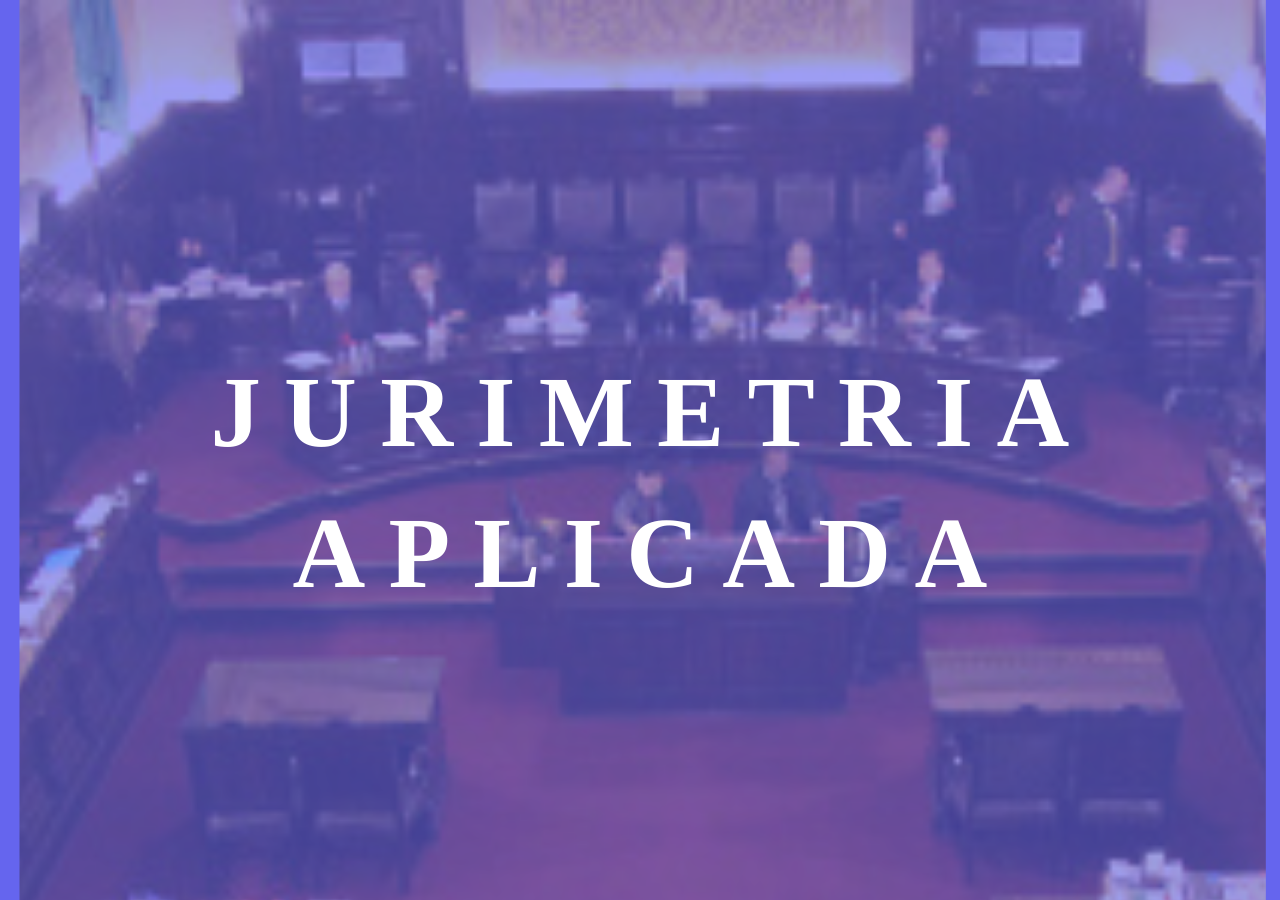
<file: docs/html/jurimetria4.html>
<!DOCTYPE html>
<!-- saved from url=(0090)https://apps.consudata.com.br/rstudio/files/projetos/curso_jurimetria/html/jurimetria2.htm -->
<html dir="ltr" lang="en"><head><meta http-equiv="Content-Type" content="text/html; charset=UTF-8"><title>jurimetria</title><meta name="viewport" content="width=device-width, initial-scale=1"><link href="./jurimetria4_files/21a66b438144b9a6de0f.css" rel="stylesheet"><link href="./jurimetria4_files/539de11472478117c72d.css" rel="stylesheet"><meta name="referrer" content="strict-origin-when-cross-origin"><meta name="fb:app_id" content="525265914179580"><meta name="og:site_name" content="Canva"><meta name="og:title" content="jurimetria"><meta name="og:image" content="https://static.canva.com/static/images/fb_cover.png"><meta name="og:url" content="https://www.canva.com"><meta name="og:type" content="website"><meta name="twitter:card" content="summary_large_image"><meta name="twitter:site" content="@canva"><meta name="twitter:creator" content="@canva"><link rel="alternate" type="application/json+oembed" href="https://www.canva.com/_oembed?url=https%3A%2F%2Fwww.canva.com%2Fdesign%2FDADY4k2bzlE%2Fview&amp;format=json"><link rel="alternate" type="text/xml+oembed" href="https://www.canva.com/_oembed?url=https%3A%2F%2Fwww.canva.com%2Fdesign%2FDADY4k2bzlE%2Fview&amp;format=xml"><link rel="shortcut icon" href="https://static.canva.com/static/images/favicon.ico"><link rel="icon" href="https://static.canva.com/static/images/android-192x192.png" sizes="192x192"><link rel="apple-touch-icon" href="https://static.canva.com/static/images/apple-touch-120x120.png"><link rel="apple-touch-icon" href="https://static.canva.com/static/images/apple-touch-152x152.png" sizes="152x152"><link rel="apple-touch-icon" href="https://static.canva.com/static/images/apple-touch-167x167.png" sizes="167x167"><link rel="apple-touch-icon" href="https://static.canva.com/static/images/apple-touch-180x180.png" sizes="180x180"><style type="text/css"></style><link rel="stylesheet" href="./jurimetria4_files/293624790ddd83f31926d8f70958e8ea.css" id="fallback_fb"><link rel="stylesheet" href="./jurimetria4_files/font-awesome.min.css"><style type="text/css"></style><link rel="stylesheet" href="./jurimetria4_files/293624790ddd83f31926d8f70958e8ea(1).css" id="fallback_fb"></head><body><div id="root"><div class="_3j6cnX-st3BmDnc2wyOhyU _29dFFT66p2ix2AqEl1i9BW"><div><div class="_1TypThgz1O3AIAHQIXmrII" tabindex="-1"></div></div><main class="_3Luwo1jyRltDm_yarNWt6H"><div class="dKOpddYH3JgnzK3V135qt" style="opacity: 1; transition: opacity 400ms ease 0s;"><div class="_38BiozYvmdlYAWhK2Yx8rS" style="min-height: calc(100vh - 49px); background-color: rgb(101, 101, 238);"></div><div class="_2dR6p3M_OondRrevY35KsA" style="height: 1769.27px; width: 1251px;"><div class="_2ka80oKnYRNl97cQTtSG3X" style="transform: scale(1.57616);"><div style="width: 793.701px; height: 1122.52px; overflow: hidden;"><div><div class="cJvigNF8nKVq8YRvhrcrK _3Tk7vFk3XB74DSjc-X114e fs-hide" style="width: 793.701px; height: 1122.52px;"><div class="Vb3xEPVESMPA6hhmvJEj"><div class="z3kdSDe5ISRC5bB_OBL2R"></div></div><div style="position: absolute; top: 79.3701px; left: 79.3701px; width: 634.961px; height: 963.78px;"></div><div class="_31Rs25Go5jOLli-OJEzoMA _30rwedNTbMR7KpB_wNp3RD" style="width: 790.948px; height: 1136.18px; transform: translate(3.27161px, 0px);"><div class="_22N0XVqIgTB7OOifhgpVHp" style="opacity: 0.37; grid-template-areas: &quot;a&quot;; grid-template-columns: 1fr; grid-template-rows: 1fr; gap: 10px 10px;"><div class="_17RJsnNlaLzmuYE_z31Qqj" style="grid-area: a / a / a / a; width: 790.948px; height: 1136.18px;"><div class="z3kdSDe5ISRC5bB_OBL2R"><div class="_2hUGzRVhtz3jsPMuzTbALn"><div class="_3wDSz6A2WC-LdeFlX-8FjP" style="width: 1708.54px; height: 1136.18px; transform: translate(-458.798px, 0px) rotate(0deg);"><div class="_32g5_cGFVhApytOtPA6jZn" style="transform: scale(1, 1); transform-origin: 854.271px 568.091px;"><img class="_2331vGPqSXIMf0Dau8tXqJ" crossorigin="anonymous" src="./jurimetria4_files/screen.jpg" draggable="false"></div></div></div></div></div></div></div><div class="_31Rs25Go5jOLli-OJEzoMA _30rwedNTbMR7KpB_wNp3RD" style="width: 579.397px; height: 225.173px; transform: translate(107.191px, 165.158px);"><div style="width: 480.185px; height: 186.616px; transform: scaleX(1.20661) scaleY(1.20661); transform-origin: 0px 0px;"><div class="_31Rs25Go5jOLli-OJEzoMA _30rwedNTbMR7KpB_wNp3RD" style="width: 480.019px; height: 27.2936px; transform: translate(2.9857e-09px, 0px);"><div class="_1vgrAwx00h5ftpPr6CpdG_ _3rBObh-ojtGlTyb-cQ-wv0" style="width: 480.019px; height: 27.2936px; transform-origin: 0px 0px;"><div class="_1VdVAzHiKoqohkbsLA2PeK ql-container ql-disabled" data-max-width="480.01886251781457"><div class="ql-editor ql-blank" data-gramm="false" contenteditable="false" style="transform: translate(0.0147075em, -0.147075em);"><p style="line-height: 1.4; letter-spacing: 0.02em; font-family: &quot;YACgEXq2HiI 0&quot;, _fb_, auto; font-size: 23.532px; text-transform: uppercase; color: rgb(255, 255, 255);" class="direction-ltr align-center para-style-body"><br></p></div><div class="ql-clipboard" contenteditable="true" tabindex="-1"></div></div></div></div><div class="_31Rs25Go5jOLli-OJEzoMA _30rwedNTbMR7KpB_wNp3RD" style="width: 480.185px; height: 137.392px; transform: translate(2.84217e-14px, 49.2241px);"><div class="_1vgrAwx00h5ftpPr6CpdG_ _3rBObh-ojtGlTyb-cQ-wv0" style="width: 480.185px; height: 137.392px; transform-origin: 0px 0px;"><div class="_1VdVAzHiKoqohkbsLA2PeK ql-container ql-disabled" data-max-width="480.1851177743592"><div class="ql-editor" data-gramm="false" contenteditable="false" style="transform: translate(0.381233em, -0.331507em);"><p style="line-height: 1.4; letter-spacing: 0.23em; font-family: &quot;YACgEcnJpjs 0&quot;, _fb_, auto; font-size: 53.0411px; text-transform: uppercase; color: rgb(255, 255, 255);" class="direction-ltr align-center para-style-body"><strong style="color: rgb(255, 255, 255);">Jurimetria aplicada</strong></p></div><div class="ql-clipboard" contenteditable="true" tabindex="-1"></div></div></div></div></div></div><div class="_31Rs25Go5jOLli-OJEzoMA _30rwedNTbMR7KpB_wNp3RD" style="width: 685.132px; height: 3px; transform: translate(54.3238px, 1007.07px);"><div class="HhqtG9WpiCW5X3w0wXwR9"><div class="_2tKkdaSp9NcoOYnTTfb-Z6" style="width: 685.132px; height: 3px;"><div class="z3kdSDe5ISRC5bB_OBL2R"><div class="_2hUGzRVhtz3jsPMuzTbALn"><div class="_3wDSz6A2WC-LdeFlX-8FjP" style="width: 685.132px; height: 685.132px; transform: translate(0px, -341.066px) rotate(0deg);"><div class="_32g5_cGFVhApytOtPA6jZn" style="transform: scale(1, 1); transform-origin: 342.566px 342.566px;"><img class="_2331vGPqSXIMf0Dau8tXqJ" crossorigin="anonymous" src="./jurimetria4_files/screen.svg" draggable="false"></div></div></div></div></div></div></div><div class="_31Rs25Go5jOLli-OJEzoMA _30rwedNTbMR7KpB_wNp3RD" style="width: 631.005px; height: 17.0585px; transform: translate(83.3261px, 1026.09px);"><div class="_1vgrAwx00h5ftpPr6CpdG_ _3rBObh-ojtGlTyb-cQ-wv0" style="width: 631.005px; height: 17.0585px; transform-origin: 0px 0px;"><div class="_1VdVAzHiKoqohkbsLA2PeK ql-container ql-disabled" data-max-width="631.0046206130683"><div class="ql-editor" data-gramm="false" contenteditable="false" style="transform: translate(0em, -0.0919218em);"><p style="line-height: 1.4; font-family: &quot;YACgEXq2HiI 0&quot;, _fb_, auto; font-size: 14.7075px; text-transform: none; color: rgb(255, 255, 255);" class="direction-ltr align-start para-style-body"><span style="color: rgb(255, 255, 255);">Dias 08,15 e 22 de junho, avenida Angélica,&nbsp; 321, Santa Cecília, São Paulo, SP</span></p></div><div class="ql-clipboard" contenteditable="true" tabindex="-1"></div></div></div></div><div class="_31Rs25Go5jOLli-OJEzoMA _30rwedNTbMR7KpB_wNp3RD" style="width: 429.333px; height: 148.484px; transform: translate(209.885px, 763.756px);"><div style="width: 429.333px; height: 148.484px; transform: scaleX(1) scaleY(1); transform-origin: 0px 0px;"><div class="_31Rs25Go5jOLli-OJEzoMA _30rwedNTbMR7KpB_wNp3RD" style="width: 429.333px; height: 94.2px; transform: translate(2.84217e-14px, 54.2839px);"><div class="_1vgrAwx00h5ftpPr6CpdG_ _3rBObh-ojtGlTyb-cQ-wv0" style="width: 429.333px; height: 94.2px; transform-origin: 0px 0px;"><div class="_1VdVAzHiKoqohkbsLA2PeK ql-container ql-disabled" data-max-width="429.3333333333333"><div class="ql-editor" data-gramm="false" contenteditable="false" style="transform: translate(0em, -0.15em);"><p style="line-height: 1.4; font-family: &quot;YACgEcnJpjs 0&quot;, _fb_, auto; font-size: 24px; text-transform: uppercase; color: rgb(255, 255, 255);" class="direction-ltr align-center para-style-subtitle"><span style="color: rgb(255, 255, 255);">Para estudantes e profissionais de direito</span></p><p style="line-height: 1.4; font-family: &quot;YACgEcnJpjs 0&quot;, _fb_, auto; font-size: 24px; text-transform: uppercase; color: rgb(255, 255, 255);" class="direction-ltr align-center para-style-subtitle"><strong style="color: rgb(255, 255, 255);">SAIBA MAIS</strong></p></div><div class="ql-clipboard" contenteditable="true" tabindex="-1"></div></div></div><a class="LfGiWF0HUa_OlHEDDAoJv" href="http://curso.apps.consudata.com.br/curso_programacao" rel="nofollow"></a></div><div class="_31Rs25Go5jOLli-OJEzoMA _30rwedNTbMR7KpB_wNp3RD" style="width: 429.333px; height: 27.2936px; transform: translate(-2.84217e-14px, -5.68434e-14px);"><div class="_1vgrAwx00h5ftpPr6CpdG_ _3rBObh-ojtGlTyb-cQ-wv0" style="width: 429.333px; height: 27.2936px; transform-origin: 0px 0px;"><div class="_1VdVAzHiKoqohkbsLA2PeK ql-container ql-disabled" data-max-width="429.3333333333333"><div class="ql-editor ql-blank" data-gramm="false" contenteditable="false" style="transform: translate(0.0147075em, -0.147075em);"><p style="line-height: 1.4; letter-spacing: 0.02em; font-family: &quot;YACgEXq2HiI 0&quot;, _fb_, auto; font-size: 23.532px; text-transform: uppercase; color: rgb(255, 255, 255);" class="direction-ltr align-center para-style-subtitle"><br></p></div><div class="ql-clipboard" contenteditable="true" tabindex="-1"></div></div></div></div></div></div></div></div></div><div class="_3fQGA44YYmbhhE5v8UBunj"><div class="Xeu4Hl4ngvdkR9yXx702q" style="top: 165.158px; left: 107.191px;"></div><div class="Xeu4Hl4ngvdkR9yXx702q" style="top: 763.756px; left: 209.885px;"><a href="http://curso.apps.consudata.com.br/curso_programacao" target="_blank" rel="noopener" class="_2vO1TPWVIAEGNR6eyWQS0L" style="top: 54.2839px; left: 2.84217e-14px; width: 429.333px; height: 94.2px;"></a></div></div></div></div></div></main></div></div><script type="text/javascript" async="" src="./jurimetria4_files/f.txt"></script><script type="text/javascript" async="" src="./jurimetria4_files/f.txt"></script><script type="text/javascript" async="" src="./jurimetria4_files/analytics.js"></script><script type="text/javascript" async="" src="./jurimetria4_files/appboy.min.js"></script><script src="./jurimetria4_files/844585682227065" async=""></script><script src="./jurimetria4_files/identity.js" async=""></script><script type="text/javascript" async="" src="./jurimetria4_files/fbevents.js"></script><script type="text/javascript" async="" src="./jurimetria4_files/js"></script><script type="text/javascript" async="" src="./jurimetria4_files/qevents.js"></script><script type="text/javascript" async="" src="./jurimetria4_files/js(1)"></script><script type="text/javascript" async="" src="./jurimetria4_files/f(1).txt"></script><script type="text/javascript" async="" src="./jurimetria4_files/js(2)"></script><script type="text/javascript" async="" src="./jurimetria4_files/linkid.js"></script><script type="text/javascript" async="" src="./jurimetria4_files/f(1).txt"></script><script type="text/javascript" async="" src="./jurimetria4_files/analytics(1).js"></script><script type="text/javascript" async="" src="./jurimetria4_files/appboy.min(1).js"></script><script type="text/javascript" async="" src="./jurimetria4_files/amplitude-4.5.2-min.gz.js"></script><script src="./jurimetria4_files/844585682227065(1)" async=""></script><script src="./jurimetria4_files/identity(1).js" async=""></script><script type="text/javascript" async="" src="./jurimetria4_files/fbevents(1).js"></script><script type="text/javascript" async="" src="./jurimetria4_files/js(3)"></script><script type="text/javascript" async="" src="./jurimetria4_files/qevents(1).js"></script><script type="text/javascript" async="" src="./jurimetria4_files/analytics.min.js"></script><script>window['__canva_public_path__'] = 'https:\/\/static.canva.com\/web/'; window['bootstrap'] = {"base":{"A?":"B","A":true,"D":"A","E":"9e8ecf7ab3f5348dedf6e7d8371dbfa699c5e59c","F":{"A?":"A","a":"f76944bdf06e474a82c354321e982556","b":"prod","c":"release-jadeempire-prod","d":"9e8ecf7ab3f5348dedf6e7d8371dbfa699c5e59c"},"G":"CLIENT_FULL","H":"BROWSER","a":{"A":"AAMAA1dFQgA=","B":null,"C":null,"D":"BACntM6ucEA","E":"jadeempire","F":"bbc5d1a0873e96d7c810018db539d719643d4133","G":null,"H":{}},"b":{"A?":"A","C":{"a":"WEB"},"D":{"a":"WEB","b":"BR","c":"en","d":141,"e":"BACntM6ucEA","f":null},"E":{"SDBE":"A","IOSPX":"A","PCCSK":"B","ACBRH":"X","AATST":"A1","IOSFI":"X","SEECC":"X","STRP3":"A","ANSTT":"X","EOPA3":"A","ANPB2":"A","PHCCE":"A","ANEDP":"X","ANDDF":"A","E2FR2":"A","EIPPP":"A","BKITT":"A","ABEN2":"A","AESIC":"A","CAFB":"A","IOSHD":"B","IOSIM":"A","ANFSC":"A","IOSXV":"X","TXOB2":"A","IIBEN":"A","PPP":"D","CSEN":"A","APMBV":"A","ANIYE":"X","ANDR":"A","ANSB":"X","C4WOB":"A","KAPO":"A","H2EVA":"A","PDBQS":"A","M2LIE":"A","ANDS":"X","RAWCG":"Y","HA1HB":"A","CAPDT":"X","SEIN2":"A","ARUE":"A","PRMED":"A","GPPBD":"X","IOSIN":"A"},"a":"MQh0Jm5dRE"},"c":{"A?":"B","b":"6497R","c":false}},"page":{"D":{"A":[{"A":null,"B":null,"F":null,"H":[],"C":null,"D":{"A":null,"B":null,"I":null,"C":"#6565ee","D":0.0,"F":false,"E":null,"G":false,"H":false},"E":[{"A?":"L","A":0.0,"B":3.271605454064286,"D":790.9477216274154,"C":1136.1810153740446,"E":0.0,"F":0.63,"G":null,"Q":false,"N":null,"P":[],"a":{"a":{"A":{"A":null,"B":{"A":{"A":"MADY4nCXRP0","B":1},"B":{"A":0.0,"B":-458.7975793171529,"D":1708.5428802617212,"C":1136.1810153740446,"E":0.0},"E":null,"C":{},"D":null,"F":null,"G":null},"I":null,"C":null,"D":0.0,"F":false,"E":null,"G":false,"H":false}}},"b":{"A":[{"A":["a"]}],"B":["1fr"],"C":["1fr"],"D":10.0,"E":10.0}},{"A?":"H","A":165.15818749132842,"B":107.19122140945126,"D":579.396870206524,"C":225.17289244599746,"E":0.0,"F":0.0,"G":null,"Q":false,"N":null,"P":[],"b":480.18511777435924,"a":186.61590602005455,"c":[{"A?":"K","A":0.0,"B":2.985700575663941E-9,"D":480.01886251781457,"C":27.293602362204723,"E":0.0,"F":0.0,"G":null,"Q":false,"N":null,"P":[],"a":{"A":[{"A?":"A","A":"\n"}],"B":[{"A?":"A","A":{"font-weight":{"A":null,"B":"bold"},"color":{"A":null,"B":"#ffffff"},"font-family":{"A":null,"B":"YACgEXq2HiI,0"},"font-size":{"A":null,"B":"23.531988188976374"},"text-transform":{"A":null,"B":"uppercase"},"tracking":{"A":null,"B":"20.0"},"text-align":{"A":null,"B":"center"}}},{"A?":"B","A":1},{"A?":"A","A":{"font-weight":{"A":"bold","B":null},"color":{"A":"#ffffff","B":null},"font-family":{"A":"YACgEXq2HiI,0","B":null},"font-size":{"A":"23.531988188976374","B":null},"text-transform":{"A":"uppercase","B":null},"tracking":{"A":"20.0","B":null},"text-align":{"A":"center","B":null}}}]},"b":{"A":[]},"c":null,"d":"A","e":null,"f":null,"g":false,"h":"A"},{"A?":"K","A":49.2241260909033,"B":2.8421709430404007E-14,"D":480.1851177743592,"C":137.39177992915126,"E":0.0,"F":0.0,"G":null,"Q":false,"N":null,"P":[],"a":{"A":[{"A?":"A","A":"Jurimetria aplicada\n"}],"B":[{"A?":"A","A":{"font-weight":{"A":null,"B":"bold"},"color":{"A":null,"B":"#ffffff"},"font-family":{"A":null,"B":"YACgEcnJpjs,0"},"font-size":{"A":null,"B":"53.041100354243774"},"text-transform":{"A":null,"B":"uppercase"}}},{"A?":"B","A":1},{"A?":"A","A":{"tracking":{"A":null,"B":"230.0"},"text-align":{"A":null,"B":"center"}}},{"A?":"B","A":19},{"A?":"A","A":{"font-weight":{"A":"bold","B":null},"color":{"A":"#ffffff","B":null},"font-family":{"A":"YACgEcnJpjs,0","B":null},"font-size":{"A":"53.041100354243774","B":null},"text-transform":{"A":"uppercase","B":null},"tracking":{"A":"230.0","B":null},"text-align":{"A":"center","B":null}}}]},"b":{"A":[]},"c":null,"d":"A","e":null,"f":null,"g":false,"h":"A"}],"d":[]},{"A?":"I","A":1007.0731780795405,"B":54.3238346623181,"D":685.1316437007904,"C":3.0000000000001137,"E":0.0,"F":0.0,"G":null,"Q":false,"N":null,"P":[],"a":{"A":null,"B":{"A":{"A":"MABk-3-h6nE","B":1},"B":null,"E":null,"C":{},"D":null,"F":null,"G":null},"I":null,"C":null,"D":0.0,"F":false,"E":null,"G":false,"H":false},"b":false,"c":false},{"A?":"K","A":1026.0911048228347,"B":83.32608804834913,"D":631.0046206130683,"C":17.058501476377955,"E":0.0,"F":0.0,"G":null,"Q":false,"N":null,"P":[],"a":{"A":[{"A?":"A","A":"Dias 08,15 e 22 de junho, avenida Angélica,  321, Santa Cecília, São Paulo, SP\n"}],"B":[{"A?":"A","A":{"color":{"A":null,"B":"#ffffff"},"font-family":{"A":null,"B":"YACgEXq2HiI,0"},"font-size":{"A":null,"B":"14.707492618110232"}}},{"A?":"B","A":79},{"A?":"A","A":{"color":{"A":"#ffffff","B":null},"font-family":{"A":"YACgEXq2HiI,0","B":null},"font-size":{"A":"14.707492618110232","B":null}}}]},"b":{"A":[]},"c":null,"d":"A","e":null,"f":null,"g":false,"h":"A"},{"A?":"H","A":763.7564631725135,"B":209.88520818578684,"D":429.33333333333337,"C":148.48394336450139,"E":0.0,"F":0.0,"G":null,"Q":false,"N":null,"P":[],"b":429.33333333333337,"a":148.48394336450139,"c":[{"A?":"K","A":54.28394336450133,"B":2.8421709430404007E-14,"D":429.3333333333333,"C":94.2,"E":0.0,"F":0.0,"G":"http:\u002F\u002Fcurso.apps.consudata.com.br\u002Fcurso_programacao","Q":false,"N":null,"P":[],"a":{"A":[{"A?":"A","A":"Para estudantes e profissionais de direito\nSAIBA MAIS\n"}],"B":[{"A?":"A","A":{"font-weight":{"A":null,"B":"normal"},"color":{"A":null,"B":"#ffffff"},"font-family":{"A":null,"B":"YACgEcnJpjs,0"},"font-size":{"A":null,"B":"24.0"},"text-transform":{"A":null,"B":"uppercase"},"text-align":{"A":null,"B":"center"},"style":{"A":null,"B":"subtitle"}}},{"A?":"B","A":42},{"A?":"A","A":{"font-weight":{"A":"normal","B":"bold"}}},{"A?":"B","A":12},{"A?":"A","A":{"font-weight":{"A":"bold","B":null},"color":{"A":"#ffffff","B":null},"font-family":{"A":"YACgEcnJpjs,0","B":null},"font-size":{"A":"24.0","B":null},"text-transform":{"A":"uppercase","B":null},"text-align":{"A":"center","B":null},"style":{"A":"subtitle","B":null}}}]},"b":{"A":[]},"c":null,"d":"C","e":null,"f":null,"g":false,"h":"A"},{"A?":"K","A":-5.6843418860808015E-14,"B":-2.8421709430404007E-14,"D":429.3333333333333,"C":27.293602362204723,"E":0.0,"F":0.0,"G":null,"Q":false,"N":null,"P":[],"a":{"A":[{"A?":"A","A":"\n"}],"B":[{"A?":"A","A":{"font-weight":{"A":null,"B":"bold"},"color":{"A":null,"B":"#ffffff"},"font-family":{"A":null,"B":"YACgEXq2HiI,0"},"font-size":{"A":null,"B":"23.531988188976374"},"text-transform":{"A":null,"B":"uppercase"},"tracking":{"A":null,"B":"20.0"},"text-align":{"A":null,"B":"center"},"style":{"A":null,"B":"subtitle"}}},{"A?":"B","A":1},{"A?":"A","A":{"font-weight":{"A":"bold","B":null},"color":{"A":"#ffffff","B":null},"font-family":{"A":"YACgEXq2HiI,0","B":null},"font-size":{"A":"23.531988188976374","B":null},"text-transform":{"A":"uppercase","B":null},"tracking":{"A":"20.0","B":null},"text-align":{"A":"center","B":null},"style":{"A":"subtitle","B":null}}}]},"b":{"A":[]},"c":null,"d":"C","e":null,"f":null,"g":false,"h":"A"}],"d":[]}],"I":[],"G":{"A":"MAC86jrddQU","B":1}}],"I":[],"B":{"A?":"A","A":"TACQ-j4WGew","B":1},"C":{"A":21.0,"B":29.7,"C":"A"},"D":"jurimetria","E":null,"F":[],"G":{},"H":null},"K":"DADY4k2bzlE","B":[{"A":"YACgEXq2HiI","B":0,"C":"Lato","D":[{"style":"BOLD_ITALICS","files":[{"url":"https:\u002F\u002Ffont-public.canva.com\u002FYACgEXq2HiI\u002F0\u002FLato-BoldItalic.ttf","format":"OTF","codePoints":null},{"url":"https:\u002F\u002Ffont-public.canva.com\u002FYACgEXq2HiI\u002F0\u002FLato-BoldItalic.woff","format":"WOFF","codePoints":null}]},{"style":"BOLD","files":[{"url":"https:\u002F\u002Ffont-public.canva.com\u002FYACgEXq2HiI\u002F0\u002FLato-Bold.ttf","format":"OTF","codePoints":null},{"url":"https:\u002F\u002Ffont-public.canva.com\u002FYACgEXq2HiI\u002F0\u002FLato-Bold.woff","format":"WOFF","codePoints":null}]},{"style":"ITALICS","files":[{"url":"https:\u002F\u002Ffont-public.canva.com\u002FYACgEXq2HiI\u002F0\u002FLato-Italic.ttf","format":"OTF","codePoints":null},{"url":"https:\u002F\u002Ffont-public.canva.com\u002FYACgEXq2HiI\u002F0\u002FLato-Italic.woff","format":"WOFF","codePoints":null}]},{"style":"REGULAR","files":[{"url":"https:\u002F\u002Ffont-public.canva.com\u002FYACgEXq2HiI\u002F0\u002FLato-Regular.ttf","format":"OTF","codePoints":null},{"url":"https:\u002F\u002Ffont-public.canva.com\u002FYACgEXq2HiI\u002F0\u002FLato-Regular.woff","format":"WOFF","codePoints":null}]}],"E":false},{"A":"YACgEcnJpjs","B":0,"C":"League Spartan","D":[{"style":"REGULAR","files":[{"url":"https:\u002F\u002Ffont-public.canva.com\u002FYACgEcnJpjs\u002F0\u002FLeagueSpartan.7cc8cbbd7a330c0d1e7c08c6d62711e4.ttf","format":"OTF","codePoints":null},{"url":"https:\u002F\u002Ffont-public.canva.com\u002FYACgEcnJpjs\u002F0\u002FLeagueSpartan.de124ab4fe636436b7f9d3b1f5ac3eed.woff","format":"WOFF","codePoints":null}]}],"E":false},{"A":"YACgEZ1cb1Q","B":0,"C":"Arimo","D":[{"style":"BOLD_ITALICS","files":[{"url":"https:\u002F\u002Ffont-public.canva.com\u002FYACgEZ1cb1Q\u002F0\u002FArimoBoldItalic.08fb930e5cf38bab811efa91f368b248.ttf","format":"OTF","codePoints":null},{"url":"https:\u002F\u002Ffont-public.canva.com\u002FYACgEZ1cb1Q\u002F0\u002FArimoBoldItalic.c7a16bdf2cea8da7d5accf8369441561.woff","format":"WOFF","codePoints":null}]},{"style":"ITALICS","files":[{"url":"https:\u002F\u002Ffont-public.canva.com\u002FYACgEZ1cb1Q\u002F0\u002FArimoItalic.fa87472a877e70c5bce22e42be5c25a9.ttf","format":"OTF","codePoints":null},{"url":"https:\u002F\u002Ffont-public.canva.com\u002FYACgEZ1cb1Q\u002F0\u002FArimoItalic.bafbbb513c11845057f9358ac3efa073.woff","format":"WOFF","codePoints":null}]},{"style":"REGULAR","files":[{"url":"https:\u002F\u002Ffont-public.canva.com\u002FYACgEZ1cb1Q\u002F0\u002FArimo.7ac02a544211773d9636e056e9da6c35.ttf","format":"OTF","codePoints":null},{"url":"https:\u002F\u002Ffont-public.canva.com\u002FYACgEZ1cb1Q\u002F0\u002FArimo.1c8ab6ba5931166f629c6d814d3580b2.woff","format":"WOFF","codePoints":null}]},{"style":"BOLD","files":[{"url":"https:\u002F\u002Ffont-public.canva.com\u002FYACgEZ1cb1Q\u002F0\u002FArimoBold.927b7dca5b947f69cb8e835f7f743d15.ttf","format":"OTF","codePoints":null},{"url":"https:\u002F\u002Ffont-public.canva.com\u002FYACgEZ1cb1Q\u002F0\u002FArimoBold.68670fffa1a87fb970dc63f26d8cc0fc.woff","format":"WOFF","codePoints":null}]}],"E":false}],"I":"_fb_","J":"https:\u002F\u002Ffont-public.canva.com\u002F_fb\u002Fs\u002F293624790ddd83f31926d8f70958e8ea.css","C":[{"type":"RASTER","id":"MADY4nCXRP0","version":1,"files":[{"url":"https:\u002F\u002Fmedia-private.canva.com\u002FMADY4nCXRP0\u002F1\u002Fscreen.jpg?response-expires=Fri%2C%2003%20May%202019%2016%3A32%3A21%20GMT\u0026X-Amz-Algorithm=AWS4-HMAC-SHA256\u0026X-Amz-Date=20190503T135345Z\u0026X-Amz-SignedHeaders=host\u0026X-Amz-Expires=9515\u0026X-Amz-Credential=AKIAJJATJK7JCUD446NA%2F20190503%2Fus-east-1%2Fs3%2Faws4_request\u0026X-Amz-Signature=8115172d284bc5b7e27ec39d3024c84a231072f9c5c2ccf18cca666a204e17bd","urlDenied":false,"width":450,"height":300,"watermarked":false,"spritesheet":false,"quality":"SCREEN","filterCode":null},{"url":"https:\u002F\u002Fmedia-private.canva.com\u002FMADY4nCXRP0\u002F1\u002Fthumbnail.jpg?response-expires=Fri%2C%2003%20May%202019%2015%3A56%3A02%20GMT\u0026X-Amz-Algorithm=AWS4-HMAC-SHA256\u0026X-Amz-Date=20190503T135345Z\u0026X-Amz-SignedHeaders=host\u0026X-Amz-Expires=7336\u0026X-Amz-Credential=AKIAJJATJK7JCUD446NA%2F20190503%2Fus-east-1%2Fs3%2Faws4_request\u0026X-Amz-Signature=22d19715e8ae50f90ad98ae44877c2e7d83a3f4be5a62d5fd5739acfa622d208","urlDenied":false,"width":200,"height":133,"watermarked":false,"spritesheet":false,"quality":"THUMBNAIL","filterCode":null}]},{"type":"VECTOR","id":"MABk-3-h6nE","version":1,"files":[{"url":"https:\u002F\u002Fmedia-public.canva.com\u002FMABk-3-h6nE\u002F1\u002Fscreen.svg","urlDenied":false,"width":625,"height":625,"watermarked":false,"spritesheet":false,"quality":"SCREEN","filterCode":null},{"url":"https:\u002F\u002Fmedia-public.canva.com\u002FMABk-3-h6nE\u002F1\u002Fthumbnail.png","urlDenied":false,"width":200,"height":200,"watermarked":false,"spritesheet":false,"quality":"THUMBNAIL","filterCode":null}],"spritesheetMetadata":null},{"type":"RASTER","id":"MABKNBTy8KQ","version":1,"files":[{"url":"https:\u002F\u002Fmedia-public.canva.com\u002FMABKNBTy8KQ\u002F1\u002Fscreen.jpg","urlDenied":false,"width":800,"height":534,"watermarked":false,"spritesheet":false,"quality":"SCREEN","filterCode":null},{"url":"https:\u002F\u002Fmedia-public.canva.com\u002FMABKNBTy8KQ\u002F1\u002Fthumbnail.jpg","urlDenied":false,"width":200,"height":134,"watermarked":false,"spritesheet":false,"quality":"THUMBNAIL","filterCode":null}]}],"F":[],"H":true,"L":false},"ui":{"A":true,"B":"A"}}; window['cmsg'] = { locale: "en", strings: {} };</script><script crossorigin="anonymous" src="./jurimetria4_files/fd9821bafb091b234583d361bdd0bc7e.vendor.js"></script><script crossorigin="anonymous" src="./jurimetria4_files/77e16a007b484149febc397bf7b2f62c.js"></script><script src="./jurimetria4_files/f(2).txt"></script><script src="./jurimetria4_files/f(3).txt"></script><script src="./jurimetria4_files/f(4).txt"></script><script src="./jurimetria4_files/f(5).txt"></script></body></html>
</file>
<file: docs/site_libs/paged/css/resume.css>
@page{
  size: letter portrait;
  margin: 1in 0.5in 1in 0.25in;
}

*{
  box-sizing: border-box;
}

:root{
  --page-width: 8.5in;
  --margin-right: 0.5in;
  --margin-left: 0.25in;
  --content-width: calc(var(--page-width) - var(--margin-right) - var(--margin-left));
  --root-font-size: 12pt;
  --sidebar-width: 15rem;
  --sidebar-background-color: #f2f2f2;
  --main-width: calc(var(--content-width) - var(--sidebar-width));
  --decorator-horizontal-margin: 0.2in;

  --sidebar-horizontal-padding: 0.2in;

  /* XXX: using px for very good precision control */
  --decorator-outer-offset-top: 10px;
  --decorator-outer-offset-left: -5.5px;
  --decorator-border-width: 1px;
  --decorator-outer-dim: 9px;
  --decorator-border: 1px solid #ccc;

  --row-blocks-padding-top: 0.5rem;
  --date-block-width: 0.7in;

  --main-blocks-title-icon-offset-left: calc(-17pt - 0.25 * var(--root-font-size));

  --viewer-background-color: #dcdcdc;
  --viewer-pages-spacing: 12px;
  --viewer-shadow-color: #313131;
}

.pagedjs_page {
  --content-area-height: calc(var(--pagedjs-height) - var(--pagedjs-margin-top) - var(--pagedjs-margin-bottom));
  --sidebar-background-width: calc(var(--pagedjs-margin-right) + var(--sidebar-width));
}

@page{
  background: linear-gradient(to left, var(--sidebar-background-color), var(--sidebar-background-color) var(--sidebar-background-width), white var(--sidebar-background-width));
}

html {
  font-size: var(--root-font-size);
}

body{
  width: var(--content-width);
  font-family: "Open Sans", sans-serif;
  font-weight: 300;
  line-height: 1.3;
  color: #444;
  hyphens: auto;
}

h1, h2, h3{
  margin: 0;
  color: #000;
}

#main > h1, #aside > h1, #disclaimer > h2 {
  display: none;
}

li{
  list-style-type: none;
}

a{
  text-decoration: none;
}

img{
  max-width: 100%;
}

#main{
  width: var(--main-width);
  padding: 0 0.25in 0 0.25in;
  font-size: 0.7rem;
  float: left;
}

#aside{
  position: relative; /* for disclaimer */
  height: var(--content-area-height);
}

.aside{
  width: var(--sidebar-width);
  padding: 0.6in var(--sidebar-horizontal-padding);
  font-size: 0.8rem;
  float: right;
  position: absolute;
  right: 0;
}

/* main */

/** big title **/
h1, h2{
  text-transform: uppercase;
}

#title{
  position: relative;
  left: 0.55in;
  margin: auto 0.55in 0.3in auto;
  line-height: 1.2;
}

#title h1{
  font-weight: 300;
  font-size: 1.8rem;
  line-height: 1.5;
}

#title h3{
  font-size: 0.8rem;
}


/*** categorial blocks ***/

.main-block{
  margin-top: 0.1in;
}

#main h2{
  position: relative;
  top: var(--row-blocks-padding-top);
  /* XXX: 0.5px for aligning fx printing */
  left: calc((var(--date-block-width) + var(--decorator-horizontal-margin)));
  font-weight: 400;
  font-size: 1.1rem;
  color: #555;
}

#main h2 > i{
  /* use absolute position to prevent icon's width from misaligning title */
  /* assigning a fixed width here is no better due to needing to align decorator
     line too */
  position: absolute;
  left: var(--main-blocks-title-icon-offset-left);
  z-index: 1; /* over decorator line */
  color: #444;
}

#main h2::after{ /* extends the decorator line */
  height: calc(var(--row-blocks-padding-top) * 2);
  position: relative;
  top: calc(-1 * var(--row-blocks-padding-top));
  /* XXX: 0.5px for aligning fx printing */
  left: calc(-1 * var(--decorator-horizontal-margin));
  display: block;
  border-left: var(--decorator-border);
  z-index: 0;
  line-height: 0;
  font-size: 0;
  content: ' ';
}

/**** minor tweaks on the icon fonts ****/
#main h2 > .fa-graduation-cap{
  left: calc(var(--main-blocks-title-icon-offset-left) - 2pt);
  top: 2pt;
}

#main h2 > .fa-suitcase{
  top: 1pt;
}

#main h2 > .fa-folder-open{
  top: 1.5pt;
}

/**** individual row blocks (date - decorator - details) ****/

.blocks{
  display: flex;
  flex-flow: row nowrap;
}

.blocks > div{
  padding-top: var(--row-blocks-padding-top);
}

.date{
  flex: 0 0 var(--date-block-width);
  padding-top: calc(var(--row-blocks-padding-top) + 0.25rem) !important;
  padding-right: var(--decorator-horizontal-margin);
  font-size: 0.7rem;
  text-align: right;
  line-height: 1;
  max-width: var(--date-block-width);
}

.date span{
  display: block;
  text-align: center;
}

.date span:nth-child(2)::before{
  position: relative;
  top: 0.1rem;
  right: 0;
  display: block;
  height: 1rem;
  content: '|';
}

.decorator{
  flex: 0 0 0;
  position: relative;
  width: 2pt;
  min-height: 100%;
  border-left: var(--decorator-border);
}

/*
 * XXX: Use two filled circles to achieve the circle-with-white-border effect.
 * The normal technique of only using one pseudo element and
 * border: 1px solid white; style makes firefox erroneously either:
 * 1) overflows the grayshade background (if no background-clip is set), or
 * 2) shows decorator line which should've been masked by the white border
 *
 */

.decorator::before{
  position: absolute;
  top: var(--decorator-outer-offset-top);
  left: var(--decorator-outer-offset-left);
  content: ' ';
  display: block;
  width: var(--decorator-outer-dim);
  height: var(--decorator-outer-dim);
  border-radius: calc(var(--decorator-outer-dim) / 2);
  background-color: #fff;
}

.decorator::after{
  position: absolute;
  top: calc(var(--decorator-outer-offset-top) + var(--decorator-border-width));
  left: calc(var(--decorator-outer-offset-left) + var(--decorator-border-width));
  content: ' ';
  display: block;
  width: calc(var(--decorator-outer-dim) - (var(--decorator-border-width) * 2));
  height: calc(var(--decorator-outer-dim) - (var(--decorator-border-width) * 2));
  border-radius: calc((var(--decorator-outer-dim) - (var(--decorator-border-width) * 2)) / 2);
  background-color: #555;
}

.blocks:last-child .decorator{ /* slightly shortens it */
  margin-bottom: 0.25in;
}

/***** fine-tunes on the details block where the real juice is *****/

.details{
  flex: 1 0 0;
  padding-left: var(--decorator-horizontal-margin);
  padding-top: calc(var(--row-blocks-padding-top) - 0.05rem) !important; /* not sure why but this is needed for better alignment */
}

.details header{
  color: #000;
}

.details h3{
  font-size: 0.8rem;
}

.main-block:not(.concise) .details div{
  margin: 0.18in 0 0.1in 0;
}

.main-block:not(.concise) .blocks:last-child .details div{
  margin-bottom: 0;
}

.main-block.concise .details div:not(.concise){
  /* use padding to work around the fact that margin doesn't affect floated
     neighboring elements */
  padding: 0.05in 0 0.07in 0;
}

.details .place{
  float: left;
  font-size: 0.75rem;
}

.details .location{
  float: right;
}

.details div{
  clear: both;
}

/***** fine-tunes on the lists... *****/

#main ul{
  padding-left: 0.07in;
  margin: 0.08in 0;
}

#main li{
  margin: 0 0 0.025in 0;
}

/****** customize list symbol style ******/
#main li::before{
  position: relative;
  margin-left: -4.25pt;
  content: '• ';
}

.aside li::before {
  content: none;
}

.details .concise ul{
  margin: 0 !important;
  -webkit-columns: 2;
  -moz-columns: 2;
  columns: 2;
}

.details .concise li{
  margin: 0 !important;
}

.details .concise li{
  margin-left: 0 !important;
}



/* sidebar */

.aside h2{
  font-weight: 400;
  font-size: 1.1rem;
}

.aside .level2{
  margin-top: 0.5in;
}

#contact ul{
  margin-top: 0.05in;
  padding-left: 0;
  font-weight: 400;
  line-height: 1.75;
}

#contact li > i{
  width: 0.9rem; /* for text alignment */
  text-align: right;
}

#skills{
  line-height: 1.5;
}

#skills ul{
  margin: 0.05in 0 0.15in;
  padding: 0;
}

#disclaimer{
  position: absolute;
  bottom: 0;
  right: var(--sidebar-horizontal-padding);
  font-size: 0.75rem;
  font-style: italic;
  line-height: 1.1;
  text-align: right;
  color: #777;
}

#disclaimer code{
  color: #666;
  font-family: "Source Code Pro";
  font-weight: 400;
  font-style: normal;
}

/* Paged.js viewer */

@media screen {
  body {
    background-color: var(--viewer-background-color);
    margin: 0; /* for mobile */
    width: calc(var(--pagedjs-width) + 2 * var(--viewer-pages-spacing)); /* for mobile */
  }
   .pagedjs_pages {
    max-width: var(--pagedjs-width);
    margin: 0 auto;
    display: flex;
    flex-direction: column;
  }
   .pagedjs_page {
    box-shadow: 0 0 calc(0.66667 * var(--viewer-pages-spacing)) var(--viewer-shadow-color);
    margin: var(--viewer-pages-spacing) 0;
  }
}
 @media screen and (min-width: 8.5in) {
  /* not a mobile */
  body {
    margin: auto;
    width: unset;
  }
}
</file>
<file: docs/html/jurimetria2_files/21a66b438144b9a6de0f.css>
/*!
 * Quill Editor v1.3.6
 * https://quilljs.com/
 * Copyright (c) 2014, Jason Chen
 * Copyright (c) 2013, salesforce.com
 */
.ql-container {
  box-sizing: border-box;
  font-family: Helvetica, Arial, sans-serif;
  font-size: 13px;
  height: 100%;
  margin: 0px;
  position: relative;
}
.ql-container.ql-disabled .ql-tooltip {
  visibility: hidden;
}
.ql-container.ql-disabled .ql-editor ul[data-checked] > li::before {
  pointer-events: none;
}
.ql-clipboard {
  left: -100000px;
  height: 1px;
  overflow-y: hidden;
  position: absolute;
  top: 50%;
}
.ql-clipboard p {
  margin: 0;
  padding: 0;
}
.ql-editor {
  box-sizing: border-box;
  line-height: 1.42;
  height: 100%;
  outline: none;
  overflow-y: auto;
  padding: 12px 15px;
  tab-size: 4;
  -moz-tab-size: 4;
  text-align: left;
  white-space: pre-wrap;
  word-wrap: break-word;
}
.ql-editor > * {
  cursor: text;
}
.ql-editor p,
.ql-editor ol,
.ql-editor ul,
.ql-editor pre,
.ql-editor blockquote,
.ql-editor h1,
.ql-editor h2,
.ql-editor h3,
.ql-editor h4,
.ql-editor h5,
.ql-editor h6 {
  margin: 0;
  padding: 0;
  counter-reset: list-1 list-2 list-3 list-4 list-5 list-6 list-7 list-8 list-9;
}
.ql-editor ol,
.ql-editor ul {
  padding-left: 1.5em;
}
.ql-editor ol > li,
.ql-editor ul > li {
  list-style-type: none;
}
.ql-editor ul > li::before {
  content: '\2022';
}
.ql-editor ul[data-checked=true],
.ql-editor ul[data-checked=false] {
  pointer-events: none;
}
.ql-editor ul[data-checked=true] > li *,
.ql-editor ul[data-checked=false] > li * {
  pointer-events: all;
}
.ql-editor ul[data-checked=true] > li::before,
.ql-editor ul[data-checked=false] > li::before {
  color: #777;
  cursor: pointer;
  pointer-events: all;
}
.ql-editor ul[data-checked=true] > li::before {
  content: '\2611';
}
.ql-editor ul[data-checked=false] > li::before {
  content: '\2610';
}
.ql-editor li::before {
  display: inline-block;
  white-space: nowrap;
  width: 1.2em;
}
.ql-editor li:not(.ql-direction-rtl)::before {
  margin-left: -1.5em;
  margin-right: 0.3em;
  text-align: right;
}
.ql-editor li.ql-direction-rtl::before {
  margin-left: 0.3em;
  margin-right: -1.5em;
}
.ql-editor ol li:not(.ql-direction-rtl),
.ql-editor ul li:not(.ql-direction-rtl) {
  padding-left: 1.5em;
}
.ql-editor ol li.ql-direction-rtl,
.ql-editor ul li.ql-direction-rtl {
  padding-right: 1.5em;
}
.ql-editor ol li {
  counter-reset: list-1 list-2 list-3 list-4 list-5 list-6 list-7 list-8 list-9;
  counter-increment: list-0;
}
.ql-editor ol li:before {
  content: counter(list-0, decimal) '. ';
}
.ql-editor ol li.ql-indent-1 {
  counter-increment: list-1;
}
.ql-editor ol li.ql-indent-1:before {
  content: counter(list-1, lower-alpha) '. ';
}
.ql-editor ol li.ql-indent-1 {
  counter-reset: list-2 list-3 list-4 list-5 list-6 list-7 list-8 list-9;
}
.ql-editor ol li.ql-indent-2 {
  counter-increment: list-2;
}
.ql-editor ol li.ql-indent-2:before {
  content: counter(list-2, lower-roman) '. ';
}
.ql-editor ol li.ql-indent-2 {
  counter-reset: list-3 list-4 list-5 list-6 list-7 list-8 list-9;
}
.ql-editor ol li.ql-indent-3 {
  counter-increment: list-3;
}
.ql-editor ol li.ql-indent-3:before {
  content: counter(list-3, decimal) '. ';
}
.ql-editor ol li.ql-indent-3 {
  counter-reset: list-4 list-5 list-6 list-7 list-8 list-9;
}
.ql-editor ol li.ql-indent-4 {
  counter-increment: list-4;
}
.ql-editor ol li.ql-indent-4:before {
  content: counter(list-4, lower-alpha) '. ';
}
.ql-editor ol li.ql-indent-4 {
  counter-reset: list-5 list-6 list-7 list-8 list-9;
}
.ql-editor ol li.ql-indent-5 {
  counter-increment: list-5;
}
.ql-editor ol li.ql-indent-5:before {
  content: counter(list-5, lower-roman) '. ';
}
.ql-editor ol li.ql-indent-5 {
  counter-reset: list-6 list-7 list-8 list-9;
}
.ql-editor ol li.ql-indent-6 {
  counter-increment: list-6;
}
.ql-editor ol li.ql-indent-6:before {
  content: counter(list-6, decimal) '. ';
}
.ql-editor ol li.ql-indent-6 {
  counter-reset: list-7 list-8 list-9;
}
.ql-editor ol li.ql-indent-7 {
  counter-increment: list-7;
}
.ql-editor ol li.ql-indent-7:before {
  content: counter(list-7, lower-alpha) '. ';
}
.ql-editor ol li.ql-indent-7 {
  counter-reset: list-8 list-9;
}
.ql-editor ol li.ql-indent-8 {
  counter-increment: list-8;
}
.ql-editor ol li.ql-indent-8:before {
  content: counter(list-8, lower-roman) '. ';
}
.ql-editor ol li.ql-indent-8 {
  counter-reset: list-9;
}
.ql-editor ol li.ql-indent-9 {
  counter-increment: list-9;
}
.ql-editor ol li.ql-indent-9:before {
  content: counter(list-9, decimal) '. ';
}
.ql-editor .ql-indent-1:not(.ql-direction-rtl) {
  padding-left: 3em;
}
.ql-editor li.ql-indent-1:not(.ql-direction-rtl) {
  padding-left: 4.5em;
}
.ql-editor .ql-indent-1.ql-direction-rtl.ql-align-right {
  padding-right: 3em;
}
.ql-editor li.ql-indent-1.ql-direction-rtl.ql-align-right {
  padding-right: 4.5em;
}
.ql-editor .ql-indent-2:not(.ql-direction-rtl) {
  padding-left: 6em;
}
.ql-editor li.ql-indent-2:not(.ql-direction-rtl) {
  padding-left: 7.5em;
}
.ql-editor .ql-indent-2.ql-direction-rtl.ql-align-right {
  padding-right: 6em;
}
.ql-editor li.ql-indent-2.ql-direction-rtl.ql-align-right {
  padding-right: 7.5em;
}
.ql-editor .ql-indent-3:not(.ql-direction-rtl) {
  padding-left: 9em;
}
.ql-editor li.ql-indent-3:not(.ql-direction-rtl) {
  padding-left: 10.5em;
}
.ql-editor .ql-indent-3.ql-direction-rtl.ql-align-right {
  padding-right: 9em;
}
.ql-editor li.ql-indent-3.ql-direction-rtl.ql-align-right {
  padding-right: 10.5em;
}
.ql-editor .ql-indent-4:not(.ql-direction-rtl) {
  padding-left: 12em;
}
.ql-editor li.ql-indent-4:not(.ql-direction-rtl) {
  padding-left: 13.5em;
}
.ql-editor .ql-indent-4.ql-direction-rtl.ql-align-right {
  padding-right: 12em;
}
.ql-editor li.ql-indent-4.ql-direction-rtl.ql-align-right {
  padding-right: 13.5em;
}
.ql-editor .ql-indent-5:not(.ql-direction-rtl) {
  padding-left: 15em;
}
.ql-editor li.ql-indent-5:not(.ql-direction-rtl) {
  padding-left: 16.5em;
}
.ql-editor .ql-indent-5.ql-direction-rtl.ql-align-right {
  padding-right: 15em;
}
.ql-editor li.ql-indent-5.ql-direction-rtl.ql-align-right {
  padding-right: 16.5em;
}
.ql-editor .ql-indent-6:not(.ql-direction-rtl) {
  padding-left: 18em;
}
.ql-editor li.ql-indent-6:not(.ql-direction-rtl) {
  padding-left: 19.5em;
}
.ql-editor .ql-indent-6.ql-direction-rtl.ql-align-right {
  padding-right: 18em;
}
.ql-editor li.ql-indent-6.ql-direction-rtl.ql-align-right {
  padding-right: 19.5em;
}
.ql-editor .ql-indent-7:not(.ql-direction-rtl) {
  padding-left: 21em;
}
.ql-editor li.ql-indent-7:not(.ql-direction-rtl) {
  padding-left: 22.5em;
}
.ql-editor .ql-indent-7.ql-direction-rtl.ql-align-right {
  padding-right: 21em;
}
.ql-editor li.ql-indent-7.ql-direction-rtl.ql-align-right {
  padding-right: 22.5em;
}
.ql-editor .ql-indent-8:not(.ql-direction-rtl) {
  padding-left: 24em;
}
.ql-editor li.ql-indent-8:not(.ql-direction-rtl) {
  padding-left: 25.5em;
}
.ql-editor .ql-indent-8.ql-direction-rtl.ql-align-right {
  padding-right: 24em;
}
.ql-editor li.ql-indent-8.ql-direction-rtl.ql-align-right {
  padding-right: 25.5em;
}
.ql-editor .ql-indent-9:not(.ql-direction-rtl) {
  padding-left: 27em;
}
.ql-editor li.ql-indent-9:not(.ql-direction-rtl) {
  padding-left: 28.5em;
}
.ql-editor .ql-indent-9.ql-direction-rtl.ql-align-right {
  padding-right: 27em;
}
.ql-editor li.ql-indent-9.ql-direction-rtl.ql-align-right {
  padding-right: 28.5em;
}
.ql-editor .ql-video {
  display: block;
  max-width: 100%;
}
.ql-editor .ql-video.ql-align-center {
  margin: 0 auto;
}
.ql-editor .ql-video.ql-align-right {
  margin: 0 0 0 auto;
}
.ql-editor .ql-bg-black {
  background-color: #000;
}
.ql-editor .ql-bg-red {
  background-color: #e60000;
}
.ql-editor .ql-bg-orange {
  background-color: #f90;
}
.ql-editor .ql-bg-yellow {
  background-color: #ff0;
}
.ql-editor .ql-bg-green {
  background-color: #008a00;
}
.ql-editor .ql-bg-blue {
  background-color: #06c;
}
.ql-editor .ql-bg-purple {
  background-color: #93f;
}
.ql-editor .ql-color-white {
  color: #fff;
}
.ql-editor .ql-color-red {
  color: #e60000;
}
.ql-editor .ql-color-orange {
  color: #f90;
}
.ql-editor .ql-color-yellow {
  color: #ff0;
}
.ql-editor .ql-color-green {
  color: #008a00;
}
.ql-editor .ql-color-blue {
  color: #06c;
}
.ql-editor .ql-color-purple {
  color: #93f;
}
.ql-editor .ql-font-serif {
  font-family: Georgia, Times New Roman, serif;
}
.ql-editor .ql-font-monospace {
  font-family: Monaco, Courier New, monospace;
}
.ql-editor .ql-size-small {
  font-size: 0.75em;
}
.ql-editor .ql-size-large {
  font-size: 1.5em;
}
.ql-editor .ql-size-huge {
  font-size: 2.5em;
}
.ql-editor .ql-direction-rtl {
  direction: rtl;
  text-align: inherit;
}
.ql-editor .ql-align-center {
  text-align: center;
}
.ql-editor .ql-align-justify {
  text-align: justify;
}
.ql-editor .ql-align-right {
  text-align: right;
}
.ql-editor.ql-blank::before {
  color: rgba(0,0,0,0.6);
  content: attr(data-placeholder);
  font-style: italic;
  left: 15px;
  pointer-events: none;
  position: absolute;
  right: 15px;
}


/*# sourceMappingURL=21a66b438144b9a6de0f.css.map*/
</file>
<file: docs/html/jurimetria2_files/539de11472478117c72d.css>
@import url(https://fonts.googleapis.com/css?family=Open+Sans:400,600,700);

._3riOXmq8mfDI5UGnLrweQh{display:inline-block;vertical-align:text-bottom;box-sizing:border-box}._3riOXmq8mfDI5UGnLrweQh>svg{width:100%;height:100%;display:block;-webkit-transform:scale(1)}[dir] ._3riOXmq8mfDI5UGnLrweQh>svg{transform:scale(1)}._2P3m7qK9d47lLva2hApnWp{width:12px;height:12px}._1JXn9nbOAelpkRcPCUu4Aq{width:16px;height:16px}._3K8w6l0jetB1VHftQo2qK6{width:24px;height:24px}._1Fg7k5rn2qqxG5gjlQirqx{width:32px;height:32px}@-webkit-keyframes _64pJSn4_gsVJIx-tiiWXt{0%{-webkit-transform:rotate(0deg);transform:rotate(0deg)}to{-webkit-transform:rotate(1turn);transform:rotate(1turn)}}@-webkit-keyframes _1D9NfKyz7QhjYT4x7ZgBvR{0%{-webkit-transform:rotate(0deg);transform:rotate(0deg)}to{-webkit-transform:rotate(-1turn);transform:rotate(-1turn)}}@keyframes _64pJSn4_gsVJIx-tiiWXt{0%{-webkit-transform:rotate(0deg);transform:rotate(0deg)}to{-webkit-transform:rotate(1turn);transform:rotate(1turn)}}@keyframes _1D9NfKyz7QhjYT4x7ZgBvR{0%{-webkit-transform:rotate(0deg);transform:rotate(0deg)}to{-webkit-transform:rotate(-1turn);transform:rotate(-1turn)}}[dir=ltr] ._1Ni3IslnZqppRz2zAi-Xjj{-webkit-animation:_64pJSn4_gsVJIx-tiiWXt .5s infinite linear;animation:_64pJSn4_gsVJIx-tiiWXt .5s infinite linear}[dir=rtl] ._1Ni3IslnZqppRz2zAi-Xjj{-webkit-animation:_1D9NfKyz7QhjYT4x7ZgBvR .5s infinite linear;animation:_1D9NfKyz7QhjYT4x7ZgBvR .5s infinite linear}[dir=rtl] ._3afRAIYF_d3AMkQFT_AuCI{-webkit-transform:scaleX(-1);transform:scaleX(-1)}
.kN8_opVYaU1QpuPXmxcWs{display:inline-flex;justify-content:center;align-items:center;width:24px;height:24px}.pUsu03Qslx0VHuB1SZUVp{display:block;vertical-align:auto}


._3l4uYr79jSRjggcw5QCp88{-webkit-font-smoothing:antialiased;-moz-osx-font-smoothing:grayscale;font-smooth:always}._1512Tw9cmOGres1wbZzV09{font-family:Open Sans,sans-serif;font-weight:700;font-size:4.8rem;letter-spacing:-.12rem;line-height:1.3}[dir=rtl] ._1512Tw9cmOGres1wbZzV09{font-family:sans-serif}._1ezTxOx5-oGil-lqm-gCks{font-family:Open Sans,sans-serif;font-weight:700;font-size:3.2rem;letter-spacing:-.05rem;line-height:1.3}[dir=rtl] ._1ezTxOx5-oGil-lqm-gCks{font-family:sans-serif}._2f7Wjwll8O11wJb1_gQkn1{font-family:Open Sans,sans-serif;font-weight:700;font-size:2.4rem;letter-spacing:-.03rem;line-height:1.3}[dir=rtl] ._2f7Wjwll8O11wJb1_gQkn1{font-family:sans-serif}._2rYA7C_qHfcawq6Fgn5zht{font-family:Open Sans,sans-serif;font-weight:700;font-size:1.8rem;letter-spacing:-.01rem;line-height:1.3}[dir=rtl] ._2rYA7C_qHfcawq6Fgn5zht{font-family:sans-serif}.b0B-l7Oyu8BRuO1QVGxgN{font-family:Open Sans,sans-serif;font-weight:600;font-size:1.2rem;letter-spacing:.1rem;line-height:1.6}[dir=rtl] .b0B-l7Oyu8BRuO1QVGxgN{font-family:sans-serif}._2ChzSmojvcNJ-FUPaYeIOZ{font-size:2.1rem;letter-spacing:-.02rem}._2ChzSmojvcNJ-FUPaYeIOZ,._2kzDcW2V7fC3zOujyXX1wM{font-family:Open Sans,sans-serif;font-weight:400;line-height:1.6}._2kzDcW2V7fC3zOujyXX1wM{font-size:1.6rem}._1z-JWQqxYHVcouNSwtyQUF{font-size:1.4rem}._1z-JWQqxYHVcouNSwtyQUF,.jL5Wj998paufBlWBixiUA{font-family:Open Sans,sans-serif;font-weight:400;line-height:1.6}.jL5Wj998paufBlWBixiUA{font-size:1.2rem}._2xbeaZYyaQ5a9l4Rpm2O8T{font-family:Open Sans,sans-serif;font-weight:600;font-size:1rem;line-height:1.6}@media (max-width:600px){._1512Tw9cmOGres1wbZzV09{font-size:3.2rem}._1ezTxOx5-oGil-lqm-gCks{font-size:2.4rem}._2f7Wjwll8O11wJb1_gQkn1{font-size:2rem}._2ChzSmojvcNJ-FUPaYeIOZ{font-size:1.8rem}}
.Txpb9ieifYZ8fga6AisJF{width:100%;height:100%;text-transform:inherit;color:inherit;font:inherit;-webkit-user-select:none;-moz-user-select:none;-ms-user-select:none;user-select:none;outline:0}[dir] .Txpb9ieifYZ8fga6AisJF{cursor:pointer;border:none;background:none;padding:0}.Txpb9ieifYZ8fga6AisJF:focus{outline:0}.Wqfq1nAfa6if4eEOr6Mza{color:#fff;display:inline-flex;height:40px;letter-spacing:.01rem;line-height:1.4;max-width:100%;min-width:80px;outline:0;transition:background-color .1s linear,border-color .1s linear,color .1s linear;vertical-align:middle;align-items:center}[dir] .Wqfq1nAfa6if4eEOr6Mza{border:2px solid transparent;border-radius:4px;cursor:pointer;margin:0;padding:0 6px}.tONC1E36rilOedwzL2NfE{display:flex;width:100%}._3QJ_C8Lg1l0m5aoIK5piST{justify-content:center}[dir] .Wqfq1nAfa6if4eEOr6Mza:disabled{cursor:not-allowed}.Wqfq1nAfa6if4eEOr6Mza>.wDZfRbnecQOufIqcN2_A5{display:inline-block;max-width:100%;overflow:hidden;text-overflow:ellipsis;white-space:nowrap;font-weight:600}[dir] .Wqfq1nAfa6if4eEOr6Mza>.wDZfRbnecQOufIqcN2_A5{padding:0 8px}[dir] ._3QJ_C8Lg1l0m5aoIK5piST>.wDZfRbnecQOufIqcN2_A5{margin:auto}[dir] ._28oyZ-_qfE-ERg1G1Nc2zV{background-color:#00c4cc}[dir] ._28oyZ-_qfE-ERg1G1Nc2zV._2kK9hFUTyqtMKr5EG4GuY4:hover{background-color:#00d9e1}[dir] ._28oyZ-_qfE-ERg1G1Nc2zV._1nqHKBCGWAkVTf3wKIIfND,[dir] ._28oyZ-_qfE-ERg1G1Nc2zV._2kK9hFUTyqtMKr5EG4GuY4._1nqHKBCGWAkVTf3wKIIfND,[dir] ._28oyZ-_qfE-ERg1G1Nc2zV._2kK9hFUTyqtMKr5EG4GuY4:focus,[dir] ._28oyZ-_qfE-ERg1G1Nc2zV:focus{background-color:#00d9e1;border-color:#00afb5}[dir] ._28oyZ-_qfE-ERg1G1Nc2zV._2kK9hFUTyqtMKr5EG4GuY4._165eLFDIEFLv3mBz4P4OjA,[dir] ._28oyZ-_qfE-ERg1G1Nc2zV._2kK9hFUTyqtMKr5EG4GuY4:active,[dir] ._28oyZ-_qfE-ERg1G1Nc2zV._165eLFDIEFLv3mBz4P4OjA,[dir] ._28oyZ-_qfE-ERg1G1Nc2zV:active{background-color:#00afb5}._28oyZ-_qfE-ERg1G1Nc2zV._2kK9hFUTyqtMKr5EG4GuY4:disabled,._28oyZ-_qfE-ERg1G1Nc2zV:disabled{color:rgba(14,19,24,.45)}[dir] ._28oyZ-_qfE-ERg1G1Nc2zV._2kK9hFUTyqtMKr5EG4GuY4:disabled,[dir] ._28oyZ-_qfE-ERg1G1Nc2zV:disabled{background-color:rgba(14,19,24,.15)}._3ECxLn1sHEoJvmj1kIkxD0{color:rgba(14,19,24,.7)}[dir] ._3ECxLn1sHEoJvmj1kIkxD0{background-color:transparent;border-color:rgba(14,19,24,.15)}[dir] ._3ECxLn1sHEoJvmj1kIkxD0._2kK9hFUTyqtMKr5EG4GuY4:hover{border-color:rgba(14,19,24,.45)}[dir] ._3ECxLn1sHEoJvmj1kIkxD0._1nqHKBCGWAkVTf3wKIIfND,[dir] ._3ECxLn1sHEoJvmj1kIkxD0._2kK9hFUTyqtMKr5EG4GuY4._1nqHKBCGWAkVTf3wKIIfND,[dir] ._3ECxLn1sHEoJvmj1kIkxD0._2kK9hFUTyqtMKr5EG4GuY4:focus,[dir] ._3ECxLn1sHEoJvmj1kIkxD0:focus{border-color:rgba(14,19,24,.7)}[dir] ._3ECxLn1sHEoJvmj1kIkxD0._2kK9hFUTyqtMKr5EG4GuY4._165eLFDIEFLv3mBz4P4OjA,[dir] ._3ECxLn1sHEoJvmj1kIkxD0._2kK9hFUTyqtMKr5EG4GuY4:active,[dir] ._3ECxLn1sHEoJvmj1kIkxD0._165eLFDIEFLv3mBz4P4OjA,[dir] ._3ECxLn1sHEoJvmj1kIkxD0:active{background-color:rgba(14,19,24,.15);border-color:rgba(14,19,24,.7)}._3ECxLn1sHEoJvmj1kIkxD0._2kK9hFUTyqtMKr5EG4GuY4:disabled,._3ECxLn1sHEoJvmj1kIkxD0:disabled{color:rgba(14,19,24,.2)}[dir] ._3ECxLn1sHEoJvmj1kIkxD0._2kK9hFUTyqtMKr5EG4GuY4:disabled,[dir] ._3ECxLn1sHEoJvmj1kIkxD0:disabled{background-color:transparent;border-color:rgba(14,19,24,.15)}._2TCGExKrjxZqtaO2my1RkE{color:#fff}[dir] ._2TCGExKrjxZqtaO2my1RkE{background-color:rgba(14,19,24,.15)}[dir] ._2TCGExKrjxZqtaO2my1RkE._2kK9hFUTyqtMKr5EG4GuY4:hover{background-color:rgba(14,19,24,.3)}[dir] ._2TCGExKrjxZqtaO2my1RkE._1nqHKBCGWAkVTf3wKIIfND,[dir] ._2TCGExKrjxZqtaO2my1RkE._2kK9hFUTyqtMKr5EG4GuY4._1nqHKBCGWAkVTf3wKIIfND,[dir] ._2TCGExKrjxZqtaO2my1RkE._2kK9hFUTyqtMKr5EG4GuY4:focus,[dir] ._2TCGExKrjxZqtaO2my1RkE:focus{background-color:rgba(14,19,24,.3);border-color:rgba(14,19,24,.3)}[dir] ._2TCGExKrjxZqtaO2my1RkE._2kK9hFUTyqtMKr5EG4GuY4._165eLFDIEFLv3mBz4P4OjA,[dir] ._2TCGExKrjxZqtaO2my1RkE._2kK9hFUTyqtMKr5EG4GuY4:active,[dir] ._2TCGExKrjxZqtaO2my1RkE._165eLFDIEFLv3mBz4P4OjA,[dir] ._2TCGExKrjxZqtaO2my1RkE:active{background-color:rgba(14,19,24,.45);border-color:transparent}._2TCGExKrjxZqtaO2my1RkE._2kK9hFUTyqtMKr5EG4GuY4:disabled,._2TCGExKrjxZqtaO2my1RkE:disabled{color:rgba(14,19,24,.3)}[dir] ._2TCGExKrjxZqtaO2my1RkE._2kK9hFUTyqtMKr5EG4GuY4:disabled,[dir] ._2TCGExKrjxZqtaO2my1RkE:disabled{background-color:rgba(14,19,24,.15)}[dir] ._2uvPNRneEj1lO3qMC3j2rV{background-color:#f84856}[dir] ._2uvPNRneEj1lO3qMC3j2rV._2kK9hFUTyqtMKr5EG4GuY4:hover{background-color:#ff6673}[dir] ._2uvPNRneEj1lO3qMC3j2rV._1nqHKBCGWAkVTf3wKIIfND,[dir] ._2uvPNRneEj1lO3qMC3j2rV._2kK9hFUTyqtMKr5EG4GuY4._1nqHKBCGWAkVTf3wKIIfND,[dir] ._2uvPNRneEj1lO3qMC3j2rV._2kK9hFUTyqtMKr5EG4GuY4:focus,[dir] ._2uvPNRneEj1lO3qMC3j2rV:focus{background-color:#ff6673;border-color:#e32d3c}[dir] ._2uvPNRneEj1lO3qMC3j2rV._2kK9hFUTyqtMKr5EG4GuY4._165eLFDIEFLv3mBz4P4OjA,[dir] ._2uvPNRneEj1lO3qMC3j2rV._2kK9hFUTyqtMKr5EG4GuY4:active,[dir] ._2uvPNRneEj1lO3qMC3j2rV._165eLFDIEFLv3mBz4P4OjA,[dir] ._2uvPNRneEj1lO3qMC3j2rV:active{background-color:#e32d3c}[dir] ._2uvPNRneEj1lO3qMC3j2rV._2kK9hFUTyqtMKr5EG4GuY4:disabled,[dir] ._2uvPNRneEj1lO3qMC3j2rV:disabled{background-color:rgba(14,19,24,.15)}._1gvwV6NsAE-_Ah9cpi1qXb,._3cIMyP4YPUpE0H8WXQ_r-B,._3E-bXe4ZEgDW0KzhYuv5ie{min-width:0}[dir] ._1gvwV6NsAE-_Ah9cpi1qXb,[dir] ._3cIMyP4YPUpE0H8WXQ_r-B,[dir] ._3E-bXe4ZEgDW0KzhYuv5ie{background-color:transparent;border-color:transparent}._3E-bXe4ZEgDW0KzhYuv5ie{transition:background .3s ease}[dir] ._3E-bXe4ZEgDW0KzhYuv5ie._1nqHKBCGWAkVTf3wKIIfND,[dir] ._3E-bXe4ZEgDW0KzhYuv5ie._2kK9hFUTyqtMKr5EG4GuY4._1nqHKBCGWAkVTf3wKIIfND,[dir] ._3E-bXe4ZEgDW0KzhYuv5ie._2kK9hFUTyqtMKr5EG4GuY4:focus,[dir] ._3E-bXe4ZEgDW0KzhYuv5ie._2kK9hFUTyqtMKr5EG4GuY4:hover,[dir] ._3E-bXe4ZEgDW0KzhYuv5ie:focus{background-color:rgba(14,19,24,.3)}[dir] ._3E-bXe4ZEgDW0KzhYuv5ie._2kK9hFUTyqtMKr5EG4GuY4._165eLFDIEFLv3mBz4P4OjA,[dir] ._3E-bXe4ZEgDW0KzhYuv5ie._2kK9hFUTyqtMKr5EG4GuY4:active,[dir] ._3E-bXe4ZEgDW0KzhYuv5ie._165eLFDIEFLv3mBz4P4OjA,[dir] ._3E-bXe4ZEgDW0KzhYuv5ie:active{background-color:rgba(14,19,24,.45)}._3E-bXe4ZEgDW0KzhYuv5ie._2kK9hFUTyqtMKr5EG4GuY4:disabled,._3E-bXe4ZEgDW0KzhYuv5ie:disabled{color:hsla(0,0%,100%,.4)}._1gvwV6NsAE-_Ah9cpi1qXb{color:#00c4cc}[dir] ._1gvwV6NsAE-_Ah9cpi1qXb{border-color:transparent;padding:0}._1gvwV6NsAE-_Ah9cpi1qXb._2kK9hFUTyqtMKr5EG4GuY4:hover{color:#00d9e1;text-decoration:underline}[dir] ._1gvwV6NsAE-_Ah9cpi1qXb:focus{border-color:rgba(14,19,24,.15)}.BtPP5SuPEK2p1AhF7hIuS{height:32px;min-width:0;color:#0e1318;transition:background-color .3s ease,color .2s ease-out}[dir] .BtPP5SuPEK2p1AhF7hIuS{padding:0 3px;background-color:transparent;border:1px solid transparent}.BtPP5SuPEK2p1AhF7hIuS._1eu2cevXFh-4B_ZILmauS9{height:48px}[dir] .BtPP5SuPEK2p1AhF7hIuS._1eu2cevXFh-4B_ZILmauS9{padding:0 12px;border:0 solid transparent;border-radius:4px}.BtPP5SuPEK2p1AhF7hIuS .wDZfRbnecQOufIqcN2_A5{color:#0e1318;font-weight:600}[dir] .BtPP5SuPEK2p1AhF7hIuS .wDZfRbnecQOufIqcN2_A5{padding:0 4px}[dir] .BtPP5SuPEK2p1AhF7hIuS._1nqHKBCGWAkVTf3wKIIfND,[dir] .BtPP5SuPEK2p1AhF7hIuS._2kK9hFUTyqtMKr5EG4GuY4:hover,[dir] .BtPP5SuPEK2p1AhF7hIuS:focus{background-color:rgba(14,19,24,.07)}[dir] .BtPP5SuPEK2p1AhF7hIuS._165eLFDIEFLv3mBz4P4OjA,[dir] .BtPP5SuPEK2p1AhF7hIuS._165eLFDIEFLv3mBz4P4OjA._2kK9hFUTyqtMKr5EG4GuY4:hover,[dir] .BtPP5SuPEK2p1AhF7hIuS:active,[dir] .BtPP5SuPEK2p1AhF7hIuS:active._2kK9hFUTyqtMKr5EG4GuY4:hover{border-color:transparent;background-color:rgba(14,19,24,.15)}.BtPP5SuPEK2p1AhF7hIuS._2kK9hFUTyqtMKr5EG4GuY4:active:disabled,.BtPP5SuPEK2p1AhF7hIuS._2kK9hFUTyqtMKr5EG4GuY4:active:disabled .wDZfRbnecQOufIqcN2_A5,.BtPP5SuPEK2p1AhF7hIuS._2kK9hFUTyqtMKr5EG4GuY4:disabled,.BtPP5SuPEK2p1AhF7hIuS._2kK9hFUTyqtMKr5EG4GuY4:disabled._165eLFDIEFLv3mBz4P4OjA,.BtPP5SuPEK2p1AhF7hIuS._2kK9hFUTyqtMKr5EG4GuY4:disabled._165eLFDIEFLv3mBz4P4OjA .wDZfRbnecQOufIqcN2_A5,.BtPP5SuPEK2p1AhF7hIuS._2kK9hFUTyqtMKr5EG4GuY4:disabled .wDZfRbnecQOufIqcN2_A5,.BtPP5SuPEK2p1AhF7hIuS:disabled,.BtPP5SuPEK2p1AhF7hIuS:disabled._165eLFDIEFLv3mBz4P4OjA,.BtPP5SuPEK2p1AhF7hIuS:disabled._165eLFDIEFLv3mBz4P4OjA .wDZfRbnecQOufIqcN2_A5,.BtPP5SuPEK2p1AhF7hIuS:disabled .wDZfRbnecQOufIqcN2_A5,.BtPP5SuPEK2p1AhF7hIuS:disabled:active,.BtPP5SuPEK2p1AhF7hIuS:disabled:active .wDZfRbnecQOufIqcN2_A5{color:rgba(14,19,24,.3)}[dir] .BtPP5SuPEK2p1AhF7hIuS._2kK9hFUTyqtMKr5EG4GuY4:active:disabled,[dir] .BtPP5SuPEK2p1AhF7hIuS._2kK9hFUTyqtMKr5EG4GuY4:active:disabled .wDZfRbnecQOufIqcN2_A5,[dir] .BtPP5SuPEK2p1AhF7hIuS._2kK9hFUTyqtMKr5EG4GuY4:disabled,[dir] .BtPP5SuPEK2p1AhF7hIuS._2kK9hFUTyqtMKr5EG4GuY4:disabled._165eLFDIEFLv3mBz4P4OjA,[dir] .BtPP5SuPEK2p1AhF7hIuS._2kK9hFUTyqtMKr5EG4GuY4:disabled._165eLFDIEFLv3mBz4P4OjA .wDZfRbnecQOufIqcN2_A5,[dir] .BtPP5SuPEK2p1AhF7hIuS._2kK9hFUTyqtMKr5EG4GuY4:disabled .wDZfRbnecQOufIqcN2_A5,[dir] .BtPP5SuPEK2p1AhF7hIuS:disabled,[dir] .BtPP5SuPEK2p1AhF7hIuS:disabled._165eLFDIEFLv3mBz4P4OjA,[dir] .BtPP5SuPEK2p1AhF7hIuS:disabled._165eLFDIEFLv3mBz4P4OjA .wDZfRbnecQOufIqcN2_A5,[dir] .BtPP5SuPEK2p1AhF7hIuS:disabled .wDZfRbnecQOufIqcN2_A5,[dir] .BtPP5SuPEK2p1AhF7hIuS:disabled:active,[dir] .BtPP5SuPEK2p1AhF7hIuS:disabled:active .wDZfRbnecQOufIqcN2_A5{background-color:transparent;border-color:transparent;cursor:pointer}._1Bqp9Eu02rQ4XKlpWyHb03{color:#0e1318}[dir] ._1Bqp9Eu02rQ4XKlpWyHb03{background-color:hsla(0,0%,100%,.95);border:0}[dir] ._1Bqp9Eu02rQ4XKlpWyHb03._1nqHKBCGWAkVTf3wKIIfND,[dir] ._1Bqp9Eu02rQ4XKlpWyHb03._2kK9hFUTyqtMKr5EG4GuY4:hover,[dir] ._1Bqp9Eu02rQ4XKlpWyHb03._165eLFDIEFLv3mBz4P4OjA,[dir] ._1Bqp9Eu02rQ4XKlpWyHb03:active,[dir] ._1Bqp9Eu02rQ4XKlpWyHb03:focus{background-color:#fff}._1TioX2yjCCEPDlnbTAFfhs{text-decoration:none;box-sizing:border-box}[dir] ._1TioX2yjCCEPDlnbTAFfhs{text-align:center}[dir] ._2VM28X9_oVo3IIwjuSr6w7{background-color:#3b5998}[dir] ._2VM28X9_oVo3IIwjuSr6w7._2kK9hFUTyqtMKr5EG4GuY4:hover{background-color:#4568b3}[dir] ._2VM28X9_oVo3IIwjuSr6w7._1nqHKBCGWAkVTf3wKIIfND,[dir] ._2VM28X9_oVo3IIwjuSr6w7._2kK9hFUTyqtMKr5EG4GuY4._1nqHKBCGWAkVTf3wKIIfND,[dir] ._2VM28X9_oVo3IIwjuSr6w7._2kK9hFUTyqtMKr5EG4GuY4:focus,[dir] ._2VM28X9_oVo3IIwjuSr6w7:focus{background-color:#4568b3;border-color:#38538c}[dir] ._2VM28X9_oVo3IIwjuSr6w7._2kK9hFUTyqtMKr5EG4GuY4._165eLFDIEFLv3mBz4P4OjA,[dir] ._2VM28X9_oVo3IIwjuSr6w7._2kK9hFUTyqtMKr5EG4GuY4:active,[dir] ._2VM28X9_oVo3IIwjuSr6w7._165eLFDIEFLv3mBz4P4OjA,[dir] ._2VM28X9_oVo3IIwjuSr6w7:active{background-color:#38538c}._2VM28X9_oVo3IIwjuSr6w7._2kK9hFUTyqtMKr5EG4GuY4:disabled,._2VM28X9_oVo3IIwjuSr6w7:disabled{color:rgba(14,19,24,.45)}[dir] ._2VM28X9_oVo3IIwjuSr6w7._2kK9hFUTyqtMKr5EG4GuY4:disabled,[dir] ._2VM28X9_oVo3IIwjuSr6w7:disabled{background-color:rgba(14,19,24,.15)}[dir] ._27HaTXw9aPorCRhp5wf0n9{background-color:#4285f4}[dir] ._27HaTXw9aPorCRhp5wf0n9._2kK9hFUTyqtMKr5EG4GuY4:hover{background-color:#5695fd}[dir] ._27HaTXw9aPorCRhp5wf0n9._1nqHKBCGWAkVTf3wKIIfND,[dir] ._27HaTXw9aPorCRhp5wf0n9._2kK9hFUTyqtMKr5EG4GuY4._1nqHKBCGWAkVTf3wKIIfND,[dir] ._27HaTXw9aPorCRhp5wf0n9._2kK9hFUTyqtMKr5EG4GuY4:focus,[dir] ._27HaTXw9aPorCRhp5wf0n9:focus{background-color:#5695fd;border-color:#3a77db}[dir] ._27HaTXw9aPorCRhp5wf0n9._2kK9hFUTyqtMKr5EG4GuY4._165eLFDIEFLv3mBz4P4OjA,[dir] ._27HaTXw9aPorCRhp5wf0n9._2kK9hFUTyqtMKr5EG4GuY4:active,[dir] ._27HaTXw9aPorCRhp5wf0n9._165eLFDIEFLv3mBz4P4OjA,[dir] ._27HaTXw9aPorCRhp5wf0n9:active{background-color:#3a77db}._27HaTXw9aPorCRhp5wf0n9._2kK9hFUTyqtMKr5EG4GuY4:disabled,._27HaTXw9aPorCRhp5wf0n9:disabled{color:rgba(14,19,24,.45)}[dir] ._27HaTXw9aPorCRhp5wf0n9._2kK9hFUTyqtMKr5EG4GuY4:disabled,[dir] ._27HaTXw9aPorCRhp5wf0n9:disabled{background-color:rgba(14,19,24,.15)}._3oe7bA13MWDJUaBFQUlcca{width:20px;height:20px;display:flex;justify-content:center;align-items:center}[dir] ._3oe7bA13MWDJUaBFQUlcca{background-color:#fff;border-radius:2px}[dir=ltr] ._3oe7bA13MWDJUaBFQUlcca,[dir=rtl] ._3oe7bA13MWDJUaBFQUlcca{margin-left:2px;margin-right:2px}[dir] [disabled] ._3oe7bA13MWDJUaBFQUlcca{background-color:rgba(14,19,24,.07)}._3WuwevpUMOqhISoQUjDiY3{display:flex;justify-content:center;align-items:center;flex-shrink:0}
._5AARwMJGP6CSywqHnMKL_{height:1px}[dir] ._5AARwMJGP6CSywqHnMKL_{border:none;border-bottom:1px solid rgba(14,19,24,.07);margin:7px 0}[dir] ._2XV3socx_OkG6jTcnMmkA ._5AARwMJGP6CSywqHnMKL_{border-bottom-color:hsla(0,0%,100%,.4)}._1ERFI8bZ2yaDXttvzi0r56{justify-content:space-between;display:flex;flex:1 0;color:rgba(14,19,24,.45)}[dir] ._1ERFI8bZ2yaDXttvzi0r56{margin:8px 8px 4px}._2XV3socx_OkG6jTcnMmkA ._1ERFI8bZ2yaDXttvzi0r56{color:hsla(0,0%,100%,.4)}._1ZekmJX88FhNx-izKxyhf7,.SqW5nn4GVajrkz6FoWAQi{font-weight:600;-webkit-user-select:none;-moz-user-select:none;-ms-user-select:none;user-select:none}[dir] ._1ZekmJX88FhNx-izKxyhf7{margin:0 8px}[dir=ltr] .SqW5nn4GVajrkz6FoWAQi{margin-right:4px}[dir=rtl] .SqW5nn4GVajrkz6FoWAQi{margin-left:4px}[dir=ltr] ._3a9vbLwm5j6JpY3LAE9Zeu{margin-right:8px}[dir=rtl] ._3a9vbLwm5j6JpY3LAE9Zeu{margin-left:8px}._3AzV_s5DmZPmVV-wnT0ywT:active,._3AzV_s5DmZPmVV-wnT0ywT:focus,._3AzV_s5DmZPmVV-wnT0ywT:hover{color:rgba(14,19,24,.7)}._2XV3socx_OkG6jTcnMmkA ._3AzV_s5DmZPmVV-wnT0ywT:active,._2XV3socx_OkG6jTcnMmkA ._3AzV_s5DmZPmVV-wnT0ywT:focus,._2XV3socx_OkG6jTcnMmkA ._3AzV_s5DmZPmVV-wnT0ywT:hover{color:hsla(0,0%,100%,.95)}[dir] ._3AzV_s5DmZPmVV-wnT0ywT:hover{cursor:pointer}
._1_a0uPbC2-i9eu2DWOI46Y,._1YRea3--8x2Rm7RqKumWGQ a,._3MZdPMuQPgsqlwzfCNnUcq a,._10fLBTy0r7sLloXVuaGPRu a,._10H--mlVNF3mvQ4KneN2IF,._33-ruvsiGFg7IgZw0I3-Kw a,._328_BSxypOJVIAAgQ4sdxf,.em1KFujFer-tcitvyzhC4{text-decoration:underline}[dir] ._1_a0uPbC2-i9eu2DWOI46Y,[dir] ._1YRea3--8x2Rm7RqKumWGQ a,[dir] ._3MZdPMuQPgsqlwzfCNnUcq a,[dir] ._10fLBTy0r7sLloXVuaGPRu a,[dir] ._10H--mlVNF3mvQ4KneN2IF,[dir] ._33-ruvsiGFg7IgZw0I3-Kw a,[dir] ._328_BSxypOJVIAAgQ4sdxf,[dir] .em1KFujFer-tcitvyzhC4{cursor:pointer}._1_a0uPbC2-i9eu2DWOI46Y:hover,._1YRea3--8x2Rm7RqKumWGQ a:hover,._3MZdPMuQPgsqlwzfCNnUcq a:hover,._10fLBTy0r7sLloXVuaGPRu a:hover,._10H--mlVNF3mvQ4KneN2IF:hover,._328_BSxypOJVIAAgQ4sdxf:hover{color:#00d9e1}._1_a0uPbC2-i9eu2DWOI46Y,._1YRea3--8x2Rm7RqKumWGQ a,._3MZdPMuQPgsqlwzfCNnUcq a,._10H--mlVNF3mvQ4KneN2IF{color:#00c4cc}._2WzIovJRoITBUorJ-9yVOv a,._3C6pUZJOZJusWLIhOqcxxZ,._10fLBTy0r7sLloXVuaGPRu a,._33-ruvsiGFg7IgZw0I3-Kw a,._328_BSxypOJVIAAgQ4sdxf,.em1KFujFer-tcitvyzhC4{color:inherit}._3MZdPMuQPgsqlwzfCNnUcq a,._10H--mlVNF3mvQ4KneN2IF{font-weight:600}._2WzIovJRoITBUorJ-9yVOv a,._3C6pUZJOZJusWLIhOqcxxZ,._33-ruvsiGFg7IgZw0I3-Kw a,.em1KFujFer-tcitvyzhC4{text-decoration:none}._33-ruvsiGFg7IgZw0I3-Kw a:hover,.em1KFujFer-tcitvyzhC4:hover{text-decoration:underline}._2WzIovJRoITBUorJ-9yVOv a:hover,._3C6pUZJOZJusWLIhOqcxxZ:hover{text-decoration:none}.C15axhrYXisXrzwP9Z3Xl ._1_a0uPbC2-i9eu2DWOI46Y,.C15axhrYXisXrzwP9Z3Xl ._1YRea3--8x2Rm7RqKumWGQ a,.C15axhrYXisXrzwP9Z3Xl ._3MZdPMuQPgsqlwzfCNnUcq a,.C15axhrYXisXrzwP9Z3Xl ._10H--mlVNF3mvQ4KneN2IF{color:inherit}.C15axhrYXisXrzwP9Z3Xl ._1_a0uPbC2-i9eu2DWOI46Y:hover,.C15axhrYXisXrzwP9Z3Xl ._1YRea3--8x2Rm7RqKumWGQ a:hover,.C15axhrYXisXrzwP9Z3Xl ._3MZdPMuQPgsqlwzfCNnUcq a:hover,.C15axhrYXisXrzwP9Z3Xl ._10H--mlVNF3mvQ4KneN2IF:hover{color:#0e1318}
._1YtsExIq1NjiHMGi3QoaM7{display:flex;align-items:flex-start}._89vKPDg_90BGrman7JZ8o{width:auto}[dir] ._89vKPDg_90BGrman7JZ8o{margin-top:5px}._2AJx_fDcx_hlBmJHZW003r{width:100%}._9GO0HzNh3wnsI9c2zTBOR{line-height:24px}[dir] ._9GO0HzNh3wnsI9c2zTBOR{padding:0;margin:4px 0}._2xCT7TsuN6hIh2jgoYv-kr{color:rgba(14,19,24,.3);line-height:16px}[dir] ._2xCT7TsuN6hIh2jgoYv-kr{margin:4px 0 0}
._10KwohWWbzE9k3VxqiINB8{list-style:none;width:100%}[dir] ._10KwohWWbzE9k3VxqiINB8{margin:0;padding:8px 0}[dir] ._16siv-PH21ZPRSh7-VsCtt{padding:0 16px 4px}._2uHN4spVhhwLkZOp3_KMfh{height:40px}[dir] ._2uHN4spVhhwLkZOp3_KMfh{padding:0 8px}._3MRiQ6xoyw2f0s1ZALe6Va{color:rgba(14,19,24,.3);text-indent:1em;direction:ltr}._2V7dcFfzBz3OPZn8AM3J__{text-decoration:none;outline:none}[dir] ._2V7dcFfzBz3OPZn8AM3J__{cursor:pointer}[dir] ._2V7dcFfzBz3OPZn8AM3J__:focus,[dir] ._2V7dcFfzBz3OPZn8AM3J__:hover{background-color:rgba(14,19,24,.07)}[dir] ._2V7dcFfzBz3OPZn8AM3J__:active{background-color:rgba(14,19,24,.15)}[dir] ._1iUlvd5nyJgE9NikbZM4L- ._2V7dcFfzBz3OPZn8AM3J__:focus,[dir] ._1iUlvd5nyJgE9NikbZM4L- ._2V7dcFfzBz3OPZn8AM3J__:hover{background-color:rgba(14,19,24,.45)}[dir] ._3nIu3g2Atu0QqRbxZrXxGN{cursor:default}[dir] ._1iUlvd5nyJgE9NikbZM4L- ._3nIu3g2Atu0QqRbxZrXxGN:active,[dir] ._1iUlvd5nyJgE9NikbZM4L- ._3nIu3g2Atu0QqRbxZrXxGN:focus,[dir] ._1iUlvd5nyJgE9NikbZM4L- ._3nIu3g2Atu0QqRbxZrXxGN:hover,[dir] ._3nIu3g2Atu0QqRbxZrXxGN:active,[dir] ._3nIu3g2Atu0QqRbxZrXxGN:focus,[dir] ._3nIu3g2Atu0QqRbxZrXxGN:hover{background-color:transparent}@media (-moz-touch-enabled:1),(any-pointer:coarse){[dir] ._1iUlvd5nyJgE9NikbZM4L- ._2V7dcFfzBz3OPZn8AM3J__:not(._2mbVOwCnMLnM4SlOjaYqdI):hover,[dir] ._1iUlvd5nyJgE9NikbZM4L- ._3nIu3g2Atu0QqRbxZrXxGN:not(._2mbVOwCnMLnM4SlOjaYqdI):hover,[dir] ._2V7dcFfzBz3OPZn8AM3J__:not(._2mbVOwCnMLnM4SlOjaYqdI):hover,[dir] ._3nIu3g2Atu0QqRbxZrXxGN:not(._2mbVOwCnMLnM4SlOjaYqdI):hover{background-color:inherit}}._1WAnEU6mBaV9wjYeHOx---{width:100%;outline:none}[dir] ._1WAnEU6mBaV9wjYeHOx---{background:transparent;border:0;border-radius:0}[dir] ._1WAnEU6mBaV9wjYeHOx---:focus{background-color:rgba(14,19,24,.07)}[dir] ._1iUlvd5nyJgE9NikbZM4L- ._1WAnEU6mBaV9wjYeHOx---:focus{background-color:rgba(14,19,24,.45)}._3XcMgcGuF-v0ZRFiYye5_T{display:inline-block;width:100%;box-sizing:border-box}._2Wf-SlnxpiKP9h4IkWZoDa{align-items:center;display:flex;height:100%;line-height:1.6}[dir] ._2Wf-SlnxpiKP9h4IkWZoDa{padding:0}._2bF18d7VlTkz11DmN_PXUM{color:#293039;flex:1;max-width:100%;overflow:hidden;text-overflow:ellipsis;white-space:nowrap;transition:color .1s ease-in-out}[dir] ._2bF18d7VlTkz11DmN_PXUM{margin:0 8px}[dir=ltr] ._2bF18d7VlTkz11DmN_PXUM{text-align:left}[dir=rtl] ._2bF18d7VlTkz11DmN_PXUM{text-align:right}._1iUlvd5nyJgE9NikbZM4L- ._2bF18d7VlTkz11DmN_PXUM{color:#fff}._3nIu3g2Atu0QqRbxZrXxGN ._2bF18d7VlTkz11DmN_PXUM{color:rgba(14,19,24,.3)}._1iUlvd5nyJgE9NikbZM4L- ._3nIu3g2Atu0QqRbxZrXxGN ._2bF18d7VlTkz11DmN_PXUM{color:hsla(0,0%,100%,.4)}._2EGWQBRVP2StSe2iTvRlDw{display:inline-flex;flex:0;justify-content:center;min-width:24px;white-space:nowrap}[dir] ._2EGWQBRVP2StSe2iTvRlDw{text-align:center}[dir=ltr] ._2EGWQBRVP2StSe2iTvRlDw{margin-left:4px}[dir=rtl] ._2EGWQBRVP2StSe2iTvRlDw{margin-right:4px}._3nIu3g2Atu0QqRbxZrXxGN ._2EGWQBRVP2StSe2iTvRlDw{color:rgba(14,19,24,.3)}._2bF18d7VlTkz11DmN_PXUM~._2EGWQBRVP2StSe2iTvRlDw{justify-content:flex-end;min-width:auto}[dir=ltr] ._2bF18d7VlTkz11DmN_PXUM~._2EGWQBRVP2StSe2iTvRlDw{margin-left:0;margin-right:4px}[dir=rtl] ._2bF18d7VlTkz11DmN_PXUM~._2EGWQBRVP2StSe2iTvRlDw{margin-right:0;margin-left:4px}._2bF18d7VlTkz11DmN_PXUM~._2EGWQBRVP2StSe2iTvRlDw.sHJnnrUf56LBjg3Y_I83H{min-width:24px}
._1KqkNAUkuwt3nec-Z2mJHU{max-height:100%}[dir] ._1KqkNAUkuwt3nec-Z2mJHU{padding:16px 8px}._1nn4visUs03356rJQY8jQl{display:flex;flex-wrap:wrap}._16TBoCKJqqsr14PWVo3M6F{flex:1 0 50%}[dir] ._16TBoCKJqqsr14PWVo3M6F{border-radius:4px}._273KdMJ6shxFxNxGgjkWfF{color:#0e1318}[dir] ._19aaNIBVTjtpjNr5hIxvKN{padding:8px 0 4px}._21e5hkPhec6tV5rP7W11HI._1KqkNAUkuwt3nec-Z2mJHU{max-height:60vh;overflow-y:auto}[dir] ._21e5hkPhec6tV5rP7W11HI._1KqkNAUkuwt3nec-Z2mJHU{padding:16px}._21e5hkPhec6tV5rP7W11HI._1KqkNAUkuwt3nec-Z2mJHU ._1nn4visUs03356rJQY8jQl{display:grid;grid-template-columns:1fr 1fr;grid-column-gap:16px}._2egnk5vB0kxcuk-6mhhqar{color:rgba(14,19,24,.25)}[dir=ltr] ._2egnk5vB0kxcuk-6mhhqar{margin-left:8px}[dir=rtl] ._2egnk5vB0kxcuk-6mhhqar{margin-right:8px}._2egnk5vB0kxcuk-6mhhqar{direction:ltr}
._2rq58rQHszct69uqUSIRaW{min-width:240px;display:flex;justify-content:space-between}._2QwKFg6HePoXWl7PpKtE1t{position:absolute;top:0;bottom:0;box-sizing:border-box}[dir=ltr] ._2QwKFg6HePoXWl7PpKtE1t,[dir=rtl] ._2QwKFg6HePoXWl7PpKtE1t{right:0;left:0}._2nm94ijgK0bb18FReHTuUx{outline:0 solid hsla(0,0%,100%,.15);mix-blend-mode:difference}.Xn2bnXN19UVHe7idf7yBd{outline:0 solid rgba(255,0,0,.3)}[dir] .Xn2bnXN19UVHe7idf7yBd{border:0 solid rgba(255,0,0,.3)}
._3rdiJpCBFicmZ2KeIRi_sm{position:absolute;top:0;bottom:0;display:flex;flex-direction:column;z-index:0}[dir=ltr] ._3rdiJpCBFicmZ2KeIRi_sm,[dir=rtl] ._3rdiJpCBFicmZ2KeIRi_sm{left:0;right:0}.ncq27yh7hvVUyxy13hZCb{flex-shrink:0;z-index:1}.LfpUSX6lO_xMXA8f58nsJ{flex-shrink:0}._2-kt3H7BOfOOrKbnU3cXyA{flex:1;overflow:scroll;position:relative;z-index:0}._2-kt3H7BOfOOrKbnU3cXyA:focus{outline:none}._1m_hIUD4vIUJnYbjkmTTEq{display:flex;min-height:100%;position:relative;z-index:0;pointer-events:none;-webkit-transform:scale(1)}[dir] ._1m_hIUD4vIUJnYbjkmTTEq{transform:scale(1)}._1vKnL-i5YFAIzSMCb6ZHMb{visibility:hidden}._2fV_WHHHafq510ZMzFrSbO{position:relative;flex-shrink:0}[dir] ._2fV_WHHHafq510ZMzFrSbO{margin:auto}.j7Uvs3RjFG0WX_crkXCCC{flex-shrink:0}[dir] .j7Uvs3RjFG0WX_crkXCCC{margin:0 auto}[dir=ltr] ._3f2ncG_3yLIeoeEa4LMQ-6{padding-right:280px}[dir=rtl] ._3f2ncG_3yLIeoeEa4LMQ-6{padding-left:280px}[dir] ._2F69A76bV0abuwN2axfvYf{margin:0 auto}._14zeX0s4VNZZsbTkdQArYB{position:absolute;width:280px;top:0;pointer-events:auto}[dir=ltr] ._14zeX0s4VNZZsbTkdQArYB{left:100%}[dir=rtl] ._14zeX0s4VNZZsbTkdQArYB{right:100%}[dir=ltr] ._3f2ncG_3yLIeoeEa4LMQ-6 ._14zeX0s4VNZZsbTkdQArYB{margin-left:-280px}[dir=rtl] ._3f2ncG_3yLIeoeEa4LMQ-6 ._14zeX0s4VNZZsbTkdQArYB{margin-right:-280px}._2wcxaknDtPOiODwiRJQ_oV{pointer-events:none;position:absolute;left:0;top:0;direction:ltr}

._1t4gznDG4dAeqxHsu0r7xH{--deleted-page-height:0px}[dir] ._1t4gznDG4dAeqxHsu0r7xH{padding-bottom:16px}[dir] .uHudNMvClWL2eGrKYVA2z{padding-bottom:24px}.V6XejnQ8rEFlQzimE1p_D{position:relative;z-index:0}.I_bUVGZm853-lyKpiaDqF{display:flex;flex-direction:column;position:relative}[dir] .I_bUVGZm853-lyKpiaDqF{padding-top:16px}[dir] .re0cKcGxZsBmUDfVR7kCl{padding-top:24px}._3xVoQD9L7ZqRisB_kXc31b{z-index:1}._3a984HDytkQ1wpz-WNzd7A{overflow:hidden}[dir] ._3a984HDytkQ1wpz-WNzd7A{background-color:#fff}[dir=ltr] .wQgqep22BausUTTvWLgjU{-webkit-transform-origin:0 0;transform-origin:0 0}[dir=rtl] .wQgqep22BausUTTvWLgjU{-webkit-transform-origin:100% 0;transform-origin:100% 0}.wQgqep22BausUTTvWLgjU{direction:ltr;position:relative}.Vpwb7jGPsxMVhqczsZP10{opacity:1;-webkit-transform:scale(1)}[dir] .Vpwb7jGPsxMVhqczsZP10{transform:scale(1)}._3NjbiFymi2g3FiTqpkoPuC{opacity:0;-webkit-transform:scale(.8)}[dir] ._3NjbiFymi2g3FiTqpkoPuC{transform:scale(.8);transition-property:opacity,-webkit-transform;transition-property:opacity,transform;transition-property:opacity,transform,-webkit-transform;transition-duration:.5s}[dir] .Vpwb7jGPsxMVhqczsZP10+.I_bUVGZm853-lyKpiaDqF{margin-top:calc(-1*var(--deleted-page-height))}.Vpwb7jGPsxMVhqczsZP10~.I_bUVGZm853-lyKpiaDqF{-webkit-transform:translateY(var(--deleted-page-height))}[dir] .Vpwb7jGPsxMVhqczsZP10~.I_bUVGZm853-lyKpiaDqF{transform:translateY(var(--deleted-page-height))}._3NjbiFymi2g3FiTqpkoPuC~.I_bUVGZm853-lyKpiaDqF{-webkit-transform:translateY(0);transition:-webkit-transform .5s;transition:transform .5s;transition:transform .5s,-webkit-transform .5s}[dir] ._3NjbiFymi2g3FiTqpkoPuC~.I_bUVGZm853-lyKpiaDqF{transform:translateY(0)}._31Rs25Go5jOLli-OJEzoMA{position:absolute;outline:none}._2L9S-GwZOmDucc6taWXJGr:after{content:"";position:absolute;top:0;bottom:0}[dir] ._2L9S-GwZOmDucc6taWXJGr:after{border:1px solid #00c4cc}[dir=ltr] ._2L9S-GwZOmDucc6taWXJGr:after,[dir=rtl] ._2L9S-GwZOmDucc6taWXJGr:after{left:0;right:0}[dir] ._1Z0F7FWJ-7AosdQDgPKN4G{cursor:move}._30rwedNTbMR7KpB_wNp3RD{pointer-events:auto}._3vgm3b1cIEvBrySBtiS8zf:after{content:"";display:block;position:absolute;top:0;bottom:0}[dir=ltr] ._3vgm3b1cIEvBrySBtiS8zf:after,[dir=rtl] ._3vgm3b1cIEvBrySBtiS8zf:after{left:0;right:0}[dir] ._2roMyhYIoYCJM809qezZIK{margin:0 auto}._1Eqs3bLm88-xWr768wnv2l{position:absolute;bottom:0;pointer-events:none}[dir=ltr] ._1Eqs3bLm88-xWr768wnv2l{left:0}[dir=rtl] ._1Eqs3bLm88-xWr768wnv2l{right:0}._1Eqs3bLm88-xWr768wnv2l{direction:ltr}.rELeEv7LgdlPsqJDcYDwO{overflow:hidden}.LfGiWF0HUa_OlHEDDAoJv{display:block;position:absolute;top:0;width:100%;height:100%}[dir=ltr] .LfGiWF0HUa_OlHEDDAoJv{left:0}[dir=rtl] .LfGiWF0HUa_OlHEDDAoJv{right:0}
._2blgIuik4xdkvpl4eQty3l{min-width:240px;display:flex;justify-content:space-between}.cH3yA9PlLzw6E2QPcm6TX{box-sizing:border-box;position:absolute;top:0;bottom:0}[dir] .cH3yA9PlLzw6E2QPcm6TX{border:1px solid hsla(0,0%,100%,.4)}[dir=ltr] .cH3yA9PlLzw6E2QPcm6TX,[dir=rtl] .cH3yA9PlLzw6E2QPcm6TX{right:0;left:0}.cH3yA9PlLzw6E2QPcm6TX:after{content:"";outline:1px dashed rgba(14,19,24,.3);position:absolute;top:0;bottom:0}[dir=ltr] .cH3yA9PlLzw6E2QPcm6TX:after,[dir=rtl] .cH3yA9PlLzw6E2QPcm6TX:after{right:0;left:0}
.o7Ij_KaFGSbR9aX5eZOGJ{position:relative}._2k7TObXP-ej01pt3X19aw-{position:relative;z-index:0}
._3YWcVqHzZZ4AI1QXDfQ_j7{position:fixed;top:0;left:0}._31uWmHO9EAiK-svWrFHsbG [disabled]{pointer-events:none}._1_viWkEzgLEjBPln-FZcz5{position:fixed;top:0;width:100vw;height:100vh}[dir=ltr] ._1_viWkEzgLEjBPln-FZcz5{left:0}[dir=rtl] ._1_viWkEzgLEjBPln-FZcz5{right:0}._2JclGTNvktSIPFzNSEuxut{position:absolute}._10WQXJ2Z-Of1lCeqY8EkiS{pointer-events:none}[x-placement^=top] ._2JclGTNvktSIPFzNSEuxut{bottom:0}[dir=ltr] [x-placement^=top] ._2JclGTNvktSIPFzNSEuxut{-webkit-transform:rotate(180deg);transform:rotate(180deg)}[dir=rtl] [x-placement^=top] ._2JclGTNvktSIPFzNSEuxut{-webkit-transform:rotate(-180deg);transform:rotate(-180deg)}[x-placement^=right] ._2JclGTNvktSIPFzNSEuxut{left:0;-webkit-transform:rotate(-90deg);transform:rotate(-90deg)}[x-placement^=bottom] ._2JclGTNvktSIPFzNSEuxut{top:0}[x-placement^=left] ._2JclGTNvktSIPFzNSEuxut{right:0;-webkit-transform:rotate(90deg);transform:rotate(90deg)}
._2KzhXodk9QkYo_DVGY43F5{background:#fff;position:fixed}._2XtKKd5e9R5-2U4Fkdtt6x{transition:-webkit-transform .25s cubic-bezier(0,0,.2,1);transition:transform .25s cubic-bezier(0,0,.2,1);transition:transform .25s cubic-bezier(0,0,.2,1),-webkit-transform .25s cubic-bezier(0,0,.2,1)}._3X4W03LfYRDzUApDADj6WT{transition:-webkit-transform .2s cubic-bezier(.4,0,1,1);transition:transform .2s cubic-bezier(.4,0,1,1);transition:transform .2s cubic-bezier(.4,0,1,1),-webkit-transform .2s cubic-bezier(.4,0,1,1)}._2e25BmyYEMo6m0RWmhJAUh._9Qwrgt3G34qKneYIECxvW{border-radius:0 0 4px 4px}._1pHSt0gu68xV9IUq1XxGai._9Qwrgt3G34qKneYIECxvW{border-radius:4px 4px 0 0}._2e25BmyYEMo6m0RWmhJAUh{top:-100%;left:0}._1pHSt0gu68xV9IUq1XxGai{top:100%;left:0}._3sXdOCGS_sKFqCzgnbIQdC{top:0;left:-100%}._2NZXaJ3MbMPt2561QzzriT{top:0;left:100%}._2h4ceWM38I6f3qX7Ndp995{display:flex;transition:opacity .15s ease-in-out;position:absolute}._2vW94NlLQwEDYYVMsX2kzM{position:fixed;overflow:hidden;pointer-events:none}._2vW94NlLQwEDYYVMsX2kzM>._2h4ceWM38I6f3qX7Ndp995{width:100%;height:100%}._2e25BmyYEMo6m0RWmhJAUh>._2h4ceWM38I6f3qX7Ndp995{bottom:0}._3sXdOCGS_sKFqCzgnbIQdC>._2h4ceWM38I6f3qX7Ndp995{right:0}._2NZXaJ3MbMPt2561QzzriT>._2h4ceWM38I6f3qX7Ndp995{left:0}._2NZXaJ3MbMPt2561QzzriT>._2h4ceWM38I6f3qX7Ndp995,._3sXdOCGS_sKFqCzgnbIQdC>._2h4ceWM38I6f3qX7Ndp995{height:100%}._1pHSt0gu68xV9IUq1XxGai>._2h4ceWM38I6f3qX7Ndp995,._2e25BmyYEMo6m0RWmhJAUh>._2h4ceWM38I6f3qX7Ndp995{width:100%}._1hQRLJVHHaTIv36Sl6-hIa{opacity:0;pointer-events:none}._2asqL9PcKpkjVY40x6u0Oo{opacity:1}.CyaT6qL0jHTagkhYqAFtY{display:none}._2NIYtK2s8a0J8EON23FBE1{width:100%;height:100%;overflow-y:auto;-webkit-overflow-scrolling:touch}._1hjTMsT3FpLuHBIXRY_FqH{position:fixed;top:0;left:0;pointer-events:none;background-color:rgba(14,19,24,.45);opacity:0;will-change:opacity;transition:opacity .3s ease-in-out}._2CRiSOzyvO_jNFTHIuRr8d{opacity:1;pointer-events:auto}._3YuKRIGuxP2xbYHmNnjvpJ,._3YuKRIGuxP2xbYHmNnjvpJ ._2h4ceWM38I6f3qX7Ndp995{transition:none}
[dir] ._1Hht6fb-HB9e7psqrpS7IE{box-shadow:0 0 0 1px rgba(14,19,24,.02),0 2px 8px rgba(14,19,24,.15)}[dir] ._2sSUuYi38YTc9p9TwqzhL0{box-shadow:0 0 0 1px rgba(14,19,24,.07),0 2px 12px rgba(14,19,24,.2)}[dir] ._3Mji858yIA_CzyFFnMjTMy{box-shadow:0 0 0 1px rgba(14,19,24,.07),0 2px 18px rgba(14,19,24,.25)}
[dir] ._2f2B2LtSEpL1R8FFenymlc{border-radius:4px;padding:0;margin:8px 0;background-color:#fff}._1KCZ6r9zuzv3pvP9BJlTgz{width:256px}[dir] .va4OJ9m4s4WbUIfE5aOTE{padding:8px}[dir] .u_SpZ1K5XxgndvcSYExhv{padding:16px}[dir] ._1hp5egOFMb06TPWGuYZaru{padding:0}[dir] ._3lJHuX5dcMhCjAWWsblEj_{margin-top:0}._1U7ezX3kdVe0JgaRzm7uXz{overflow-y:auto}
._1TypThgz1O3AIAHQIXmrII{outline:none}
._2G8PmWk2OzwmDbQ5JJJ9Gd{line-height:1.4;color:#fff;max-width:256px;min-height:24px;box-sizing:border-box;display:flex;flex-direction:row;position:relative;z-index:2}[dir] ._2G8PmWk2OzwmDbQ5JJJ9Gd{background:#0e1318;border-radius:4px;padding:4px;margin:8px}[dir] ._1sYmcUGU4JHijiXn8L2UF0,[dir] ._2-aQZ4vVLwxFXEj5uFifd7{margin:0 4px}._1sYmcUGU4JHijiXn8L2UF0{color:hsla(0,0%,100%,.65)}._2KeIKN5K8IAfuzdG-Xu4y1{width:8px;height:8px;position:relative;z-index:1}._2KeIKN5K8IAfuzdG-Xu4y1:before{content:"";position:absolute;bottom:0;display:block;width:8px;height:8px}[dir] ._2KeIKN5K8IAfuzdG-Xu4y1:before{background:#0e1318}[dir=ltr] ._2KeIKN5K8IAfuzdG-Xu4y1:before{border-top-left-radius:3px;-webkit-transform:translateY(50%) rotate(45deg);transform:translateY(50%) rotate(45deg)}[dir=rtl] ._2KeIKN5K8IAfuzdG-Xu4y1:before{border-top-right-radius:3px;-webkit-transform:translateY(50%) rotate(-45deg);transform:translateY(50%) rotate(-45deg)}
._19BxgJnielCWsDLNUBlzlK{outline:none}[dir] ._19BxgJnielCWsDLNUBlzlK{padding:0}._1jUhdwQ0gaZa5w3qMqTMW{box-sizing:border-box;color:#0e1318;height:40px;min-width:120px}._1jUhdwQ0gaZa5w3qMqTMW._3l39bJX0AlCjfZe38GHILt:focus,._1jUhdwQ0gaZa5w3qMqTMW._3l39bJX0AlCjfZe38GHILt:hover{color:#0e1318}[dir] ._1jUhdwQ0gaZa5w3qMqTMW._3l39bJX0AlCjfZe38GHILt:focus,[dir] ._1jUhdwQ0gaZa5w3qMqTMW._3l39bJX0AlCjfZe38GHILt:hover{background-color:transparent}._1jUhdwQ0gaZa5w3qMqTMW._1oznplsngDs0lrv36TEGmq,._1jUhdwQ0gaZa5w3qMqTMW._1oznplsngDs0lrv36TEGmq:focus,._1jUhdwQ0gaZa5w3qMqTMW._1oznplsngDs0lrv36TEGmq:hover{color:#0e1318}[dir] ._1jUhdwQ0gaZa5w3qMqTMW._1oznplsngDs0lrv36TEGmq,[dir] ._1jUhdwQ0gaZa5w3qMqTMW._1oznplsngDs0lrv36TEGmq:focus,[dir] ._1jUhdwQ0gaZa5w3qMqTMW._1oznplsngDs0lrv36TEGmq:hover{background-color:rgba(14,19,24,.07)}
.EWcYa9cQQJpJzUn7ijFFj{position:relative;overflow-y:auto;max-height:60vh}[dir] ._3QCdM3e48srrAK-lWh2gp-{padding:8px 0}._3Lub3N156erDeumcom57fB{color:rgba(14,19,24,.45);unicode-bidi:embed}._3BdLD-BVrVVHe32K6cJsh_{width:28px;height:auto;outline:0;-webkit-appearance:textfield;-moz-appearance:textfield;appearance:textfield}[dir] ._3BdLD-BVrVVHe32K6cJsh_{padding:0;border:0;border-radius:0;background:transparent}._3BdLD-BVrVVHe32K6cJsh_._9ad4QroieuM6Um0qhKL_k{color:rgba(14,19,24,.45)}._3BdLD-BVrVVHe32K6cJsh_::-webkit-inner-spin-button,._3BdLD-BVrVVHe32K6cJsh_::-webkit-outer-spin-button{-webkit-appearance:none;appearance:none}[dir] ._3BdLD-BVrVVHe32K6cJsh_::-webkit-inner-spin-button,[dir] ._3BdLD-BVrVVHe32K6cJsh_::-webkit-outer-spin-button{margin:0}[dir] ._3BdLD-BVrVVHe32K6cJsh_:placeholder-shown{padding-bottom:4px}._3BdLD-BVrVVHe32K6cJsh_::-webkit-input-placeholder{color:rgba(14,19,24,.45)}._3BdLD-BVrVVHe32K6cJsh_::-ms-input-placeholder{color:rgba(14,19,24,.45)}._3BdLD-BVrVVHe32K6cJsh_::placeholder{color:rgba(14,19,24,.45)}._31tcwFt6S9QCZr3_qFb8vY{color:rgba(14,19,24,.45)}[dir] ._31tcwFt6S9QCZr3_qFb8vY{margin-bottom:2px}
._3uEvYTQbQf16WHvtjpcQbl{width:100%;box-sizing:border-box;height:40px;color:#0e1318;outline:0;-webkit-font-variant-ligatures:none;font-variant-ligatures:none;-webkit-appearance:none;-moz-appearance:none;appearance:none}[dir] ._3uEvYTQbQf16WHvtjpcQbl{padding:9px 12px 10px;border:1px solid;cursor:text}[dir] .LeWBh6Su3EKa8Oj_9tMYK{background:#fff;border-color:rgba(14,19,24,.2);border-radius:4px}[dir] .LeWBh6Su3EKa8Oj_9tMYK:hover{border-color:rgba(14,19,24,.45)}[dir] .LeWBh6Su3EKa8Oj_9tMYK:focus{border-color:#00c4cc}[dir] .LeWBh6Su3EKa8Oj_9tMYK:disabled{border-color:rgba(14,19,24,.2);background-color:rgba(14,19,24,.02)}[dir] .LeWBh6Su3EKa8Oj_9tMYK._2Iyb5AsPGAhS96E7ROXlJ_{border-color:#f84856}[dir] ._2P9q2yqUKqLQa_-lSWMhEe{box-shadow:none;background:none;border-color:transparent}._3uEvYTQbQf16WHvtjpcQbl::-ms-clear{display:none}._303BYaS5un5ctMqgzZwPI7::-webkit-contacts-auto-fill-button{visibility:hidden;position:absolute}[dir=ltr] ._303BYaS5un5ctMqgzZwPI7::-webkit-contacts-auto-fill-button{right:0}[dir=rtl] ._303BYaS5un5ctMqgzZwPI7::-webkit-contacts-auto-fill-button{left:0}._3uEvYTQbQf16WHvtjpcQbl::-webkit-input-placeholder{color:rgba(14,19,24,.45)}._3uEvYTQbQf16WHvtjpcQbl::-ms-input-placeholder{color:rgba(14,19,24,.45)}._3uEvYTQbQf16WHvtjpcQbl::placeholder{color:rgba(14,19,24,.45)}._3uEvYTQbQf16WHvtjpcQbl:disabled{color:rgba(14,19,24,.45)}[dir] ._3uEvYTQbQf16WHvtjpcQbl:disabled{cursor:not-allowed}[dir] .zvUT4MhsKWo8eNwoWBY_W{background-size:24px;background-repeat:no-repeat}[dir=ltr] .NJ7_2IBbfrh_18gLbsPNC{padding-left:40px;background-position:left 8px center}[dir=ltr] ._3Trxgfg-iRf-cLCprq7-6L,[dir=rtl] .NJ7_2IBbfrh_18gLbsPNC{padding-right:40px;background-position:right 8px center}[dir=rtl] ._3Trxgfg-iRf-cLCprq7-6L{padding-left:40px;background-position:left 8px center}[dir] ._2bWiYJjn34gR_A_p3abQ4N{background-image:url("data:image/svg+xml,%3Csvg xmlns='http://www.w3.org/2000/svg' width='24' height='24' viewBox='0 0 24 24'%3E%3Cpath fill='currentColor' d='M15.2 16.34a7.5 7.5 0 1 1 1.38-1.45l4.2 4.2a1 1 0 1 1-1.42 1.41l-4.16-4.16zm-4.7.16a6 6 0 1 0 0-12 6 6 0 0 0 0 12z'/%3E%3C/svg%3E")}[dir] ._3FpxbHR9MWQLF4js59SQLC{background-image:url("data:image/svg+xml,%3Csvg xmlns='http://www.w3.org/2000/svg' width='24' height='24' viewBox='0 0 24 24'%3E%3Cpath fill='currentColor' d='M5 5h14a3 3 0 0 1 3 3v8a3 3 0 0 1-3 3H5a3 3 0 0 1-3-3V8a3 3 0 0 1 3-3zm0 1.5c-.83 0-1.5.67-1.5 1.5v8c0 .83.67 1.5 1.5 1.5h14c.83 0 1.5-.67 1.5-1.5V8c0-.83-.67-1.5-1.5-1.5H5zm1 7.75h2a.75.75 0 1 1 0 1.5H6a.75.75 0 1 1 0-1.5zm5 0h2a.75.75 0 1 1 0 1.5h-2a.75.75 0 1 1 0-1.5zm5 0h2a.75.75 0 1 1 0 1.5h-2a.75.75 0 1 1 0-1.5zM6.5 9a1.5 1.5 0 1 1 0 3 1.5 1.5 0 0 1 0-3z'/%3E%3C/svg%3E")}[dir] .jrSrdpW7--NrCveTkPavV{background-image:url("data:image/svg+xml,%3Csvg xmlns='http://www.w3.org/2000/svg' width='24' height='24' viewBox='0 0 24 24'%3E%3Cpath fill='currentColor' d='M8.64 16.5a4.87 4.87 0 0 0 4.11 2.25h4.5a4.88 4.88 0 0 0 0-9.75h-4.5a4.88 4.88 0 0 0-4.5 3h1.7c.6-.9 1.63-1.5 2.8-1.5h4.5a3.38 3.38 0 0 1 0 6.75h-4.5c-.8 0-1.54-.28-2.12-.75H8.64zm7.1-9a4.87 4.87 0 0 0-4.12-2.25h-4.5a4.87 4.87 0 1 0 0 9.75h4.5a4.88 4.88 0 0 0 4.5-3h-1.69c-.6.9-1.63 1.5-2.8 1.5h-4.5a3.38 3.38 0 0 1 0-6.75h4.5c.8 0 1.54.28 2.12.75h1.98z'/%3E%3C/svg%3E")}[dir] .XIZdjtzAdxGTGStau7VQm{background-image:url("data:image/svg+xml,%3Csvg xmlns='http://www.w3.org/2000/svg' width='24' height='24' viewBox='0 0 24 24'%3E%3Cpath fill='currentColor' d='M20.5 9.25V8c0-.83-.67-1.5-1.5-1.5H5c-.83 0-1.5.67-1.5 1.5v1.25h17zm0 1.5h-17V16c0 .83.67 1.5 1.5 1.5h14c.83 0 1.5-.67 1.5-1.5v-5.25zM5 5h14a3 3 0 0 1 3 3v8a3 3 0 0 1-3 3H5a3 3 0 0 1-3-3V8a3 3 0 0 1 3-3zm1.5 8a1.5 1.5 0 1 1 0 3 1.5 1.5 0 0 1 0-3z'/%3E%3C/svg%3E")}[dir] ._23AdJ4BBoT63spnHYLTeuD{background-image:url("data:image/svg+xml,%3Csvg xmlns='http://www.w3.org/2000/svg' width='24' height='24' viewBox='0 0 24 24'%3E%3Cpath fill='currentColor' d='M15.25 7.34V6.5h-6.5v.84a1 1 0 1 1-1.5 0V6.5H5a.5.5 0 0 0-.5.5v3h15V7a.5.5 0 0 0-.5-.5h-2.25v.84a1 1 0 1 1-1.5 0zM16.75 5H19a2 2 0 0 1 2 2v12a2 2 0 0 1-2 2H5a2 2 0 0 1-2-2V7c0-1.1.9-2 2-2h2.25V3.5a.75.75 0 0 1 1.5 0V5h6.5V3.5a.75.75 0 1 1 1.5 0V5zm2.75 6.5h-15V19c0 .28.22.5.5.5h14a.5.5 0 0 0 .5-.5v-7.5z'/%3E%3C/svg%3E")}[dir] ._28qqLF-ZJsRTmfi_BrLq1t{text-align:center}._3uEvYTQbQf16WHvtjpcQbl[type=number]::-webkit-inner-spin-button,._3uEvYTQbQf16WHvtjpcQbl[type=number]::-webkit-outer-spin-button{-webkit-appearance:none}[dir] ._3uEvYTQbQf16WHvtjpcQbl[type=number]::-webkit-inner-spin-button,[dir] ._3uEvYTQbQf16WHvtjpcQbl[type=number]::-webkit-outer-spin-button{margin:0}._3uEvYTQbQf16WHvtjpcQbl[type=number]{-moz-appearance:textfield}._10D3JbndKaOAb5uXIFFlnJ{direction:ltr}._3QMQnk3BTrEdlcpOQoBxB{direction:rtl}
._2Fs1y9IfHAha7dNLlTmjc{position:relative;height:100%;width:100%}[dir] ._2Fs1y9IfHAha7dNLlTmjc{cursor:pointer}._22Y2JDsu9r2wGPQxkf8Cb8{position:absolute;height:100%;width:100%;z-index:1;opacity:0}[dir] ._22Y2JDsu9r2wGPQxkf8Cb8{margin:0;cursor:pointer}[dir=ltr] ._22Y2JDsu9r2wGPQxkf8Cb8{left:0}[dir=rtl] ._22Y2JDsu9r2wGPQxkf8Cb8{right:0}._22Y2JDsu9r2wGPQxkf8Cb8::-ms-tooltip{display:none}@media (pointer:coarse){._22Y2JDsu9r2wGPQxkf8Cb8::-webkit-slider-thumb{width:40px;height:40px}}.ROCyg-VJWP29JNQWfNwCn{position:absolute;height:100%;width:calc(100% - 20px)}[dir=ltr] .ROCyg-VJWP29JNQWfNwCn{left:10px}[dir=rtl] .ROCyg-VJWP29JNQWfNwCn{right:10px}._1IcztnsGT7ndexH0ej8-YQ{position:relative;top:50%}
._3E5X6qV8u42Pj7Cal7Zqbq{display:flex;align-items:center;height:40px}.yyx8K58stqxKwb-0cI5wx{height:24px;width:40px}[dir] .yyx8K58stqxKwb-0cI5wx{text-align:center;padding:0}[dir] .yyx8K58stqxKwb-0cI5wx:not(:focus):not(:hover){box-shadow:none;background:none;border-color:transparent}[dir] .yyx8K58stqxKwb-0cI5wx._1HTdj89PCj1t32WbnxLSZC:not(:focus):not(:hover){border-color:rgba(14,19,24,.07)}._3AL3TazTcfbBTSgOU5JYS1{position:absolute;width:100%;top:50%;-webkit-transform:translateY(-50%);height:2px}[dir] ._3AL3TazTcfbBTSgOU5JYS1{transform:translateY(-50%);background-color:rgba(14,19,24,.15);border-radius:2px}[dir=ltr] ._2swy0-NAsLRuqSa10yQo5Y{background:linear-gradient(90deg,#ff00d9,#ff00ae,#ff0084,#ff0059,#ff002b,red,#ff2b00,#ff5900,#ff8400,#ffae00,#ffd900,#f6ff00,#cf0,#a1ff00,#73ff00,#48ff00,#1eff00,#00ff0d,#00ff3c,#0f6,#00ff91,#00ffbf,#00ffea,#00eaff,#00bfff,#0091ff,#06f,#003bff,#000dff,#1e00ff,#4800ff,#7300ff,#a200ff,#c0f,#f600ff,#ff00d9)}[dir=rtl] ._2swy0-NAsLRuqSa10yQo5Y{background:linear-gradient(270deg,#ff00d9,#ff00ae,#ff0084,#ff0059,#ff002b,red,#ff2b00,#ff5900,#ff8400,#ffae00,#ffd900,#f6ff00,#cf0,#a1ff00,#73ff00,#48ff00,#1eff00,#00ff0d,#00ff3c,#0f6,#00ff91,#00ffbf,#00ffea,#00eaff,#00bfff,#0091ff,#06f,#003bff,#000dff,#1e00ff,#4800ff,#7300ff,#a200ff,#c0f,#f600ff,#ff00d9)}._2X4i-T9AZQusnpcyLFb4B2{position:absolute;height:10px;width:10px;top:50%}[dir] ._2X4i-T9AZQusnpcyLFb4B2{background:#0e1318;box-shadow:0 0 0 1px #fff;border-radius:50%}[dir=ltr] ._2X4i-T9AZQusnpcyLFb4B2{left:100%;-webkit-transform:translate(-50%,-50%);transform:translate(-50%,-50%)}[dir=rtl] ._2X4i-T9AZQusnpcyLFb4B2{right:100%;-webkit-transform:translate(50%,-50%);transform:translate(50%,-50%)}.N4GapXkvswEihn_7-Iyok{position:relative;top:50%;width:100%;height:2px;-webkit-transform:translateY(-50%)}[dir] .N4GapXkvswEihn_7-Iyok{transform:translateY(-50%);background-color:#0e1318;border-radius:2px}[dir] .notuyuQnszmn_okaAbNG6{background-color:transparent}[dir] .O-eRNt8JjFKkWFALyrdPn{box-shadow:0 0 0 6px rgba(14,19,24,.15)}[dir=ltr] ._7rCjH8FxrZv4ntbBSP9V_,[dir=rtl] ._7rCjH8FxrZv4ntbBSP9V_{-webkit-animation-name:xvoAzNOLGbiO0YVjE_cLE;animation-name:xvoAzNOLGbiO0YVjE_cLE;-webkit-animation-duration:.1s;animation-duration:.1s;-webkit-animation-fill-mode:forwards;animation-fill-mode:forwards}@-webkit-keyframes xvoAzNOLGbiO0YVjE_cLE{0%{box-shadow:0 0 0 0 #0e1318,0 0 0 6px rgba(14,19,24,.15)}to{box-shadow:0 0 0 2px #0e1318,0 0 0 6px rgba(14,19,24,.15);-webkit-animation-timing-function:ease-in-out;animation-timing-function:ease-in-out}}@keyframes xvoAzNOLGbiO0YVjE_cLE{0%{box-shadow:0 0 0 0 #0e1318,0 0 0 6px rgba(14,19,24,.15)}to{box-shadow:0 0 0 2px #0e1318,0 0 0 6px rgba(14,19,24,.15);-webkit-animation-timing-function:ease-in-out;animation-timing-function:ease-in-out}}._2Iq7NlOhtj_e0jsrGbAHar{position:relative}._2Iq7NlOhtj_e0jsrGbAHar:after{position:absolute;top:-4px;width:2px;height:2px;content:" "}[dir] ._2Iq7NlOhtj_e0jsrGbAHar:after{border:solid rgba(14,19,24,.15);border-width:4px 0}[dir=ltr] ._2Iq7NlOhtj_e0jsrGbAHar:after{left:calc(100% - 1px)}[dir=rtl] ._2Iq7NlOhtj_e0jsrGbAHar:after{right:calc(100% - 1px)}
._34LtVD6XQZIbfEAqlZ_oNB{display:inline-block}[dir] ._34LtVD6XQZIbfEAqlZ_oNB{margin:8px 0;cursor:inherit}._5Us2HUo9s46Sd_IUU0Nxw{font-weight:600}.f677SnSJEI9b5BpwvkYzm{color:rgba(14,19,24,.3)}
._1lFQMmxUjH2ws-Zl3O9qzl{display:flex;flex-wrap:wrap;align-items:center;justify-content:center}[dir] ._1lFQMmxUjH2ws-Zl3O9qzl{padding:16px}._2j4uA6unrjwrv9TjFEwe99{flex-grow:1;min-width:200px}[dir=ltr] ._2j4uA6unrjwrv9TjFEwe99{padding-left:16px}[dir=rtl] ._2j4uA6unrjwrv9TjFEwe99{;padding-right:16px}[dir] ._1y-GAr9yz2rlXYUAq5WEBh._1lFQMmxUjH2ws-Zl3O9qzl{padding:0 8px}[dir=ltr] ._1y-GAr9yz2rlXYUAq5WEBh._1lFQMmxUjH2ws-Zl3O9qzl{margin-left:8px}[dir=rtl] ._1y-GAr9yz2rlXYUAq5WEBh._1lFQMmxUjH2ws-Zl3O9qzl{margin-right:8px}._1y-GAr9yz2rlXYUAq5WEBh ._2j4uA6unrjwrv9TjFEwe99{width:200px}
.q3Uuf5HfEoZ7nHgRwqhDU{height:auto;resize:none}[dir] .q3Uuf5HfEoZ7nHgRwqhDU{cursor:auto}._3FXiI5HCiljtheDbnrM4MK{resize:both}._5ei6jh4dlWvvHGiXgLTit{overflow-x:hidden}[dir] ._5ei6jh4dlWvvHGiXgLTit{padding:0}._2H8dueOSUaLJ8tVdXWXI2u,._2H8dueOSUaLJ8tVdXWXI2u:disabled:not(._13i_Z2fwsMrtAOpYUVf9zL),._2H8dueOSUaLJ8tVdXWXI2u:focus,._2H8dueOSUaLJ8tVdXWXI2u:hover:not(:disabled):not(:focus){display:block}[dir] ._2H8dueOSUaLJ8tVdXWXI2u,[dir] ._2H8dueOSUaLJ8tVdXWXI2u:disabled:not(._13i_Z2fwsMrtAOpYUVf9zL),[dir] ._2H8dueOSUaLJ8tVdXWXI2u:focus,[dir] ._2H8dueOSUaLJ8tVdXWXI2u:hover:not(:disabled):not(:focus){border:0}.FfiZSWWxNq4JuJ-N7supk{align-items:center;box-sizing:border-box;display:flex;justify-content:space-between;line-height:0;min-height:32px}[dir] .FfiZSWWxNq4JuJ-N7supk{padding:6px}._1-Q2ztjLSMdzeWY62oPckl{color:rgba(14,19,24,.45)}[dir] ._1-Q2ztjLSMdzeWY62oPckl{background-color:rgba(14,19,24,.02);cursor:not-allowed}[dir] ._3pvHB06xDYVwfZr_xke4p9{background-color:transparent}._Gj8jcCSfnR-7RTvVEk4l{position:relative}[dir] ._Gj8jcCSfnR-7RTvVEk4l{box-shadow:0 -4px 8px hsla(0,0%,100%,.9)}._3x5KNlHwlhWtMX62BcKOVQ{box-sizing:border-box;color:rgba(14,19,24,.45)}[dir] ._3x5KNlHwlhWtMX62BcKOVQ{padding:8px}._35tWFamoqu6jQdfVL7Znvv{color:#f84856}.v6Ws94uYBMWVGPtXv5FE1{color:#ffd25e}._1eZAw8_sBGkbIf0vixFK7Q{color:#7fdc42}
.ynhajPeK8ozFmXdGKj-_z{position:absolute;display:flex;flex-direction:column;justify-content:space-between;width:100%;height:100%;overflow-y:scroll;overflow-x:hidden}[dir] .ynhajPeK8ozFmXdGKj-_z{background-color:#f8f9f9}._1qz9eUVp_dc5uuHc2Vm7Fz{position:relative;width:100%;border-collapse:collapse}[dir] ._1qz9eUVp_dc5uuHc2Vm7Fz{border-bottom:1px solid #edf0f2}[dir=ltr] ._1qz9eUVp_dc5uuHc2Vm7Fz{border-left:1px solid #edf0f2}[dir=rtl] ._1qz9eUVp_dc5uuHc2Vm7Fz{border-right:1px solid #edf0f2}[dir] ._27wJrTj06zT0r5f8FrXK3C{padding:0}._3aPi2XIqHbjKTtk4FUZZo9{max-width:40px}._2M4yiaNvHVP6ci1vBViaeD{height:40px}[dir] ._2M4yiaNvHVP6ci1vBViaeD{border:none}[dir=ltr] ._2M4yiaNvHVP6ci1vBViaeD{box-shadow:inset -1px 1px 0 .5px #edf0f2;padding-left:8px;padding-right:8px}[dir=rtl] ._2M4yiaNvHVP6ci1vBViaeD{box-shadow:inset 1px 1px 0 .5px #edf0f2;padding-right:8px;padding-left:8px}._2M4yiaNvHVP6ci1vBViaeD:focus{position:relative;z-index:1}[dir=ltr] ._2M4yiaNvHVP6ci1vBViaeD:focus{box-shadow:inset -1px 1px 0 .5px #00c4cc,-1px 1px 0 .5px #00c4cc}[dir=rtl] ._2M4yiaNvHVP6ci1vBViaeD:focus{box-shadow:inset 1px 1px 0 .5px #00c4cc,1px 1px 0 .5px #00c4cc}.RtzuAdPLyE7l6EAV2aP_5{position:relative}[dir=ltr] .RtzuAdPLyE7l6EAV2aP_5{box-shadow:inset -1px 1px 0 .5px #f84856,-1px 1px 0 .5px #f84856}[dir=rtl] .RtzuAdPLyE7l6EAV2aP_5{box-shadow:inset 1px 1px 0 .5px #f84856,1px 1px 0 .5px #f84856}[dir] ._2NBvgs1YWyjhziFJO097Az{padding:16px}._1TfQLT6tU1AhLRIfhUr0lz{height:80px}[dir] ._1TfQLT6tU1AhLRIfhUr0lz{background-color:#f8f9f9}
._2rbIxUjieDPNxaKim1eUOh{color:#0e1318;height:40px;line-height:40px;outline:none;overflow:hidden}[dir] ._2rbIxUjieDPNxaKim1eUOh{background-color:#fff;border:1px solid rgba(14,19,24,.15);border-radius:4px;cursor:pointer}[dir=ltr] ._2rbIxUjieDPNxaKim1eUOh{padding:0 7px 0 15px}[dir=rtl] ._2rbIxUjieDPNxaKim1eUOh{padding:0 15px 0 7px}[dir] ._2rbIxUjieDPNxaKim1eUOh::-moz-focus-inner{border:0}[dir] ._2rbIxUjieDPNxaKim1eUOh._23Hrr_O4IhaDYNWxW3e-j5{border-color:#f84856}[dir] ._2rbIxUjieDPNxaKim1eUOh:focus,[dir] ._2rbIxUjieDPNxaKim1eUOh:hover{border-color:rgba(14,19,24,.45)}._2rbIxUjieDPNxaKim1eUOh:disabled,._2rbIxUjieDPNxaKim1eUOh:disabled:hover{color:rgba(14,19,24,.45)}[dir] ._2rbIxUjieDPNxaKim1eUOh:disabled,[dir] ._2rbIxUjieDPNxaKim1eUOh:disabled:hover{background-color:rgba(14,19,24,.02);border-color:rgba(14,19,24,.2);cursor:not-allowed}._2Nsx_KfExUOh-XOcjJewEf{display:block;width:100%}._11gYYV-YiJb7npRdslKTJX{display:flex;align-items:center}._16jC4NpI5ci7-HVASqeSUU{flex:1;overflow:hidden;text-overflow:ellipsis;white-space:nowrap}[dir=ltr] ._16jC4NpI5ci7-HVASqeSUU{text-align:left}[dir=rtl] ._16jC4NpI5ci7-HVASqeSUU{text-align:right}.gLMFHOrsTrlFHqmzSrazx{min-width:auto;width:auto}[dir=ltr] ._1Lb2Q2YFMHEYBIzodSJlY8{margin-left:8px;margin-right:4px}[dir=rtl] ._1Lb2Q2YFMHEYBIzodSJlY8{margin-right:8px;margin-left:4px}._2BPknHY6eKGjn_jKSAZ2Mo{position:relative;overflow-y:scroll;-ms-overflow-style:-ms-autohiding-scrollbar}._2TUuM8OgCms3OZyobWZ8NR{min-width:100%}[dir] ._2TUuM8OgCms3OZyobWZ8NR{border-top:1px solid rgba(14,19,24,.15)}
._2kzK3nVKAbYe5wtiVKOzdI{height:48px;box-sizing:border-box}[dir] ._2kzK3nVKAbYe5wtiVKOzdI{padding:8px;border-bottom:1px solid rgba(14,19,24,.15)}.NVoXGEDonzDwhY9SAkfGd{display:inline-block;height:32px;line-height:24px;color:#0e1318;transition:background .3s ease,color .2s ease-out}[dir] .NVoXGEDonzDwhY9SAkfGd{background-color:transparent;border-color:transparent}[dir=ltr] .NVoXGEDonzDwhY9SAkfGd{padding:0 8px 0 4px}[dir=rtl] .NVoXGEDonzDwhY9SAkfGd{padding:0 4px 0 8px}[dir] .NVoXGEDonzDwhY9SAkfGd:focus,[dir] .NVoXGEDonzDwhY9SAkfGd:hover{background:rgba(14,19,24,.07);border-color:transparent}[dir] .NVoXGEDonzDwhY9SAkfGd:active,[dir] .NVoXGEDonzDwhY9SAkfGd:active:hover{background:rgba(14,19,24,.15);border-color:transparent}._39lTeBsSWKTZ4wjUPf3MiB{display:inline-flex;vertical-align:middle}.NVoXGEDonzDwhY9SAkfGd ._39lTeBsSWKTZ4wjUPf3MiB{width:calc(100% - 24px)}._1xGkTyclYrS-kvXadez0ua{line-height:24px}[dir=ltr] ._1xGkTyclYrS-kvXadez0ua{padding-left:8px}[dir=rtl] ._1xGkTyclYrS-kvXadez0ua{padding-right:8px}[dir] ._3pJ8-pYUe20VwlRjB3M7QQ{margin-top:8px}
._27DhSz4VTu0VzIlKjZ1UUZ{display:inline-flex}._2IPVHgDF8SQWm1TbBPNdqw{color:rgba(14,19,24,.7);display:flex;overflow:auto}[dir] ._2IPVHgDF8SQWm1TbBPNdqw{padding:16px;border-radius:4px}[dir] ._2IPVHgDF8SQWm1TbBPNdqw+._2IPVHgDF8SQWm1TbBPNdqw{margin-top:16px}[dir] .vwVONm8MvezPacqgyF-pZ{padding:12px 16px}[dir] .vwVONm8MvezPacqgyF-pZ+.vwVONm8MvezPacqgyF-pZ{margin-top:8px}[dir] ._3XcnCJVddIdvkw2w40QmDF{border-radius:0}[dir] ._3XcnCJVddIdvkw2w40QmDF+._3XcnCJVddIdvkw2w40QmDF{margin-top:auto}._2LmdFaOcEIzAA2yQCzHtad{flex-grow:1}[dir=ltr] ._1dUDmBqm3jR_puQu15R6l0 ._2LmdFaOcEIzAA2yQCzHtad{margin-right:32px}[dir=rtl] ._1dUDmBqm3jR_puQu15R6l0 ._2LmdFaOcEIzAA2yQCzHtad{margin-left:32px}[dir] ._1Q7LHIqq0eM9Nd9OLJO3Kt+._2LmdFaOcEIzAA2yQCzHtad{margin:0 8px;margin-top:2px}._3ywUDoc2syOGNC423u5hBq{font-weight:600}[dir=ltr] ._3ywUDoc2syOGNC423u5hBq{float:left}[dir=rtl] ._3ywUDoc2syOGNC423u5hBq{float:right}._2GpUp57C_rwFOW39SYrTHD{height:24px;flex-grow:0;flex-shrink:0}[dir] ._2GpUp57C_rwFOW39SYrTHD{margin-top:-8px}[dir=ltr] ._2GpUp57C_rwFOW39SYrTHD{margin-right:-8px}[dir=rtl] ._2GpUp57C_rwFOW39SYrTHD{margin-left:-8px}._31pPQn6kfjxlCjn7F2Ieb-{color:rgba(14,19,24,.25)}[dir=rtl] ._2GpUp57C_rwFOW39SYrTHD{margin-left:negativeGridBaseline;margin-right:auto}._31pPQn6kfjxlCjn7F2Ieb-:focus,._31pPQn6kfjxlCjn7F2Ieb-:hover{color:rgba(14,19,24,.45)}[dir] ._14bA99HkE_FHxYTjm695RH{background-color:#dbf3cc}[dir] ._Xfmvx4_Zo6uNvNOje4iG{background-color:#ffedbd}[dir] ._2nc8KEf3v3lcZN9FrSebVP{background-color:#ffd6da}[dir] ._3Y6351L-hGmDXIMOem0XPF{background-color:#bbf3f4}
._1KksaSwNAAHYATeGugM9ce:not(._3lSXcjXmTiWduIU34YjfCw),._2QIHAWuYwGe34ZeqlESyaE{opacity:0}._3lSXcjXmTiWduIU34YjfCw{opacity:1}._2QIHAWuYwGe34ZeqlESyaE,._3lSXcjXmTiWduIU34YjfCw{transition:opacity .15s ease-in-out}
._213EHpDsi5f2X8ct2zHIZk{line-height:100%;display:flex;align-items:center;justify-content:center}[dir] ._3UhX1biD7Ieo8U67uVlCly{border-radius:50%}[dir] ._2iH2-L5a74dF3APWxo1us5{border-radius:2px}
.tJoJp7TR5GLQwKbj81Csd{flex:none}.i8SAsTs_DKpKSlvoJKXTg{width:20px;height:20px;font-size:1rem;line-height:20px}._37SRzAZRyasMQszD_2ZBbQ{width:32px;height:32px;font-size:1.6rem;line-height:32px}._1gbdG9vc4iBYRCPn3X2_bM{width:40px;height:40px;font-size:2.1rem;line-height:40px}._1VLE2y27mjLwPuR2_4AUQ5{width:64px;height:64px;font-size:2.1rem;line-height:40px}._21C6cLW3Htl_lcfbd_L0xp{font-family:Open Sans,sans-serif;font-weight:500;letter-spacing:.01rem;fill:#fff;color:#fff;text-transform:uppercase}._38DPws6eSoNlr4VK7RuAg9{fill:#0e1318;color:#0e1318}
._3Uhf75tNFGR06lJ0qJkZp4{overflow:hidden}[dir] ._3Uhf75tNFGR06lJ0qJkZp4{border-radius:50%;background:transparent 50%/cover no-repeat}.JsI4E1msjRkgWJmmYC6ds{box-sizing:border-box}[dir] .JsI4E1msjRkgWJmmYC6ds{border:1px dashed rgba(14,19,24,.6);border-radius:50%}
[dir] ._24vA-4DfBYuKkjoMAYkpJ_{background-color:#fff;border:1px solid rgba(14,19,24,.07);border-radius:8px}[dir] .hI8O6F6nFkHbXPvNAv4Od{padding:8px}._3rhpKdBy8fQh_91Tfny8wi{position:relative}[dir] ._3rhpKdBy8fQh_91Tfny8wi{padding:8px}[dir] ._3rhpKdBy8fQh_91Tfny8wi:not(:last-child){border-bottom:1px solid rgba(14,19,24,.07)}.JE8Pv5cd0BMUsSr_1k-Il{outline:0;color:rgba(14,19,24,.7);width:100%;box-sizing:border-box}[dir] .JE8Pv5cd0BMUsSr_1k-Il{border:0;background:transparent;cursor:pointer}[dir=ltr] .JE8Pv5cd0BMUsSr_1k-Il{padding-left:12px;text-align:left}[dir=rtl] .JE8Pv5cd0BMUsSr_1k-Il{padding-right:12px;text-align:right}._1DGDxgl5srAFRzzctBKvyN{display:flex}.JbDudIELHNhhUb3C0pQ5M{-webkit-user-select:text;-moz-user-select:text;-ms-user-select:text;user-select:text}[dir=ltr] .JbDudIELHNhhUb3C0pQ5M{padding-left:8px}[dir=rtl] .JbDudIELHNhhUb3C0pQ5M{padding-right:8px}._1ZdsgpUobCXge97Ng-x3Fy{font-weight:600}._2mPnQJN3JU4wULFk8fdlhk{color:rgba(14,19,24,.7)}._1BGFTcnpQYeTmd2r0sQrc_{-webkit-user-select:text;-moz-user-select:text;-ms-user-select:text;user-select:text;white-space:pre-line;overflow-wrap:break-word}[dir=ltr] ._1BGFTcnpQYeTmd2r0sQrc_{padding:8px 0 0 4px}[dir=rtl] ._1BGFTcnpQYeTmd2r0sQrc_{padding:8px 4px 0 0}.hwMWvD6i6V-9wTF2z635g{position:absolute;color:rgba(14,19,24,.45);top:0}[dir=ltr] .hwMWvD6i6V-9wTF2z635g{right:0}[dir=rtl] .hwMWvD6i6V-9wTF2z635g{left:0}
._34R9WGtTh8YqNDqYAX6Nv_{display:block}[dir] ._34R9WGtTh8YqNDqYAX6Nv_{padding:0}.lXoM46OSElNaLYjbIrzOP{display:grid;grid-template-columns:1fr minmax(50%,auto);grid-gap:8px}[dir] .lXoM46OSElNaLYjbIrzOP{margin-top:8px}.LexVXDjsh31fuhyxltgmL{height:32px}[dir] .LexVXDjsh31fuhyxltgmL{padding:0}[dir] .ZXBjCX7FEieDGKUNMvR6O{border:0}
._30QbAxNespKu-fcmBRlbgs{position:absolute;top:0}._2O1kEb6L6L5aJvOc-GyYet{transition:-webkit-transform .2s;transition:transform .2s;transition:transform .2s,-webkit-transform .2s;pointer-events:none}[dir] ._2O1kEb6L6L5aJvOc-GyYet{padding-bottom:64px}[dir=ltr] ._2O1kEb6L6L5aJvOc-GyYet{left:40px;right:0}[dir=rtl] ._2O1kEb6L6L5aJvOc-GyYet{right:40px;left:0}.UHIC8mnLLSDc-gLx-qQDT{z-index:1}._3iFwQXqlyX2zW7OgdbMsoz{pointer-events:auto}._2aSJn1KYi-w1HwWAazZsbN{width:24px;height:24px;color:rgba(14,19,24,.45);transition:color .3s;outline:none}[dir] ._2aSJn1KYi-w1HwWAazZsbN{border:0 none;padding:0;border-radius:100%;background:#fff;cursor:pointer}[dir=ltr] ._2aSJn1KYi-w1HwWAazZsbN{left:8px}[dir=rtl] ._2aSJn1KYi-w1HwWAazZsbN{right:8px}._2aSJn1KYi-w1HwWAazZsbN:hover{color:#0e1318}[dir] ._2aSJn1KYi-w1HwWAazZsbN:active{box-shadow:0 0 0 1px rgba(14,19,24,.02),0 2px 8px rgba(14,19,24,.15)}
@media (min-width:600px){._3CmndlySyHxVA5rr_cRkOr,.preloadFragmentToolbar{display:flex;justify-content:space-between;align-items:center;box-sizing:border-box;width:100%;height:48px;outline:none}[dir] ._3CmndlySyHxVA5rr_cRkOr,[dir] .preloadFragmentToolbar{background:#fff;box-shadow:0 1px 0 rgba(14,19,24,.15);padding:8px}}@supports (top:max(1px,2px)){[dir=ltr] ._3CmndlySyHxVA5rr_cRkOr.RcNcbuvfR1V8UskZLU-Us,[dir=ltr] .preloadFragmentToolbar{padding-right:max(8px,env(safe-area-inset-right,0))}[dir=rtl] ._3CmndlySyHxVA5rr_cRkOr.RcNcbuvfR1V8UskZLU-Us,[dir=rtl] .preloadFragmentToolbar{padding-left:max(8px,env(safe-area-inset-left,0))}}._143dCBen89EGBT1WQV5EfE{font-family:Open Sans,sans-serif}.vCKUoZ4WlJEPVlszKeKyu{width:100%;height:100%;display:flex;justify-content:space-between;align-items:center}._1DJEGgAyUY1YET3lCsxGt-{height:32px}[dir] ._1DJEGgAyUY1YET3lCsxGt-{border-bottom:none;box-shadow:none;padding:0}.omWRFXdn0XfOVfauuyCtJ{overflow:hidden;height:0}[dir] .omWRFXdn0XfOVfauuyCtJ{padding:0;border-bottom:none}.Jr_TJk1mlPURhHJrkb-cE{display:flex;align-items:center;line-height:1}[dir] .Jr_TJk1mlPURhHJrkb-cE>*{margin:0 4px}._3ahjpIR_K40JY6HMeHra1L{width:1px;height:24px}[dir=ltr] ._3ahjpIR_K40JY6HMeHra1L{border-left:1px solid rgba(14,19,24,.15)}[dir=rtl] ._3ahjpIR_K40JY6HMeHra1L{border-right:1px solid rgba(14,19,24,.15)}
._1pAgTGs3pNx3EU5HTo6hLo{display:block;width:100%;height:100%}._1pAgTGs3pNx3EU5HTo6hLo svg{width:100%;height:100%;overflow:hidden}
[dir] .befiBFUQ_bdBuvx_XMkb3{cursor:auto}[dir] ._2_oI5wmY4hDx6Fp6SETvvm{cursor:url("data:image/svg+xml,%3Csvg xmlns='http://www.w3.org/2000/svg' width='24' height='24' viewBox='0 0 24 24'%3E%3Cdefs%3E%3Cfilter id='_734966601__a' width='150%25' height='150%25' x='-25%25' y='-17.9%25' filterUnits='objectBoundingBox'%3E%3CfeOffset dy='1' in='SourceAlpha' result='shadowOffsetOuter1'/%3E%3CfeGaussianBlur in='shadowOffsetOuter1' result='shadowBlurOuter1' stdDeviation='1'/%3E%3CfeColorMatrix in='shadowBlurOuter1' result='shadowMatrixOuter1' values='0 0 0 0 0 0 0 0 0 0 0 0 0 0 0 0 0 0 0.2 0'/%3E%3CfeMerge%3E%3CfeMergeNode in='shadowMatrixOuter1'/%3E%3CfeMergeNode in='SourceGraphic'/%3E%3C/feMerge%3E%3C/filter%3E%3C/defs%3E%3Cg fill='none' fill-rule='evenodd'%3E%3Cpath d='M0 0h24v24H0z'/%3E%3Cg filter='url(%23_734966601__a)' transform='scale(-1 1) rotate(45 -8.536 -13.435)'%3E%3Cpath fill='%23FFF' d='M4.257 7.087l4.072 4.068L5.5 13.983l8.473-.013.013-8.47-2.841 2.842L7.07 4.274 5.656 2.859 8.5.017H.014v8.484l2.829-2.827z'/%3E%3Cpath fill='%23000' d='M5.317 6.733l4.427 4.424-1.828 1.828 5.056-.016.014-5.054-1.842 1.841-4.428-4.422-2.474-2.475 1.844-1.843H1.013v5.071l1.83-1.828z'/%3E%3C/g%3E%3C/g%3E%3C/svg%3E") 12 12,auto;cursor:-webkit-image-set(url(images/5e315937d3456710f9684f89c7860ea8.png) 1x,url(images/a3609c7d7315d7301c3832d7e76e7974.png) 2x) 12 12,auto}[dir] ._2l989tTm_9A-mNxM7jBr6i{cursor:url("data:image/svg+xml,%3Csvg xmlns='http://www.w3.org/2000/svg' width='24' height='24' viewBox='0 0 24 24'%3E%3Cdefs%3E%3Cfilter id='_2377896354__a' width='150%25' height='150%25' x='-25%25' y='-17.9%25' filterUnits='objectBoundingBox'%3E%3CfeOffset dy='1' in='SourceAlpha' result='shadowOffsetOuter1'/%3E%3CfeGaussianBlur in='shadowOffsetOuter1' result='shadowBlurOuter1' stdDeviation='1'/%3E%3CfeColorMatrix in='shadowBlurOuter1' result='shadowMatrixOuter1' values='0 0 0 0 0 0 0 0 0 0 0 0 0 0 0 0 0 0 0.2 0'/%3E%3CfeMerge%3E%3CfeMergeNode in='shadowMatrixOuter1'/%3E%3CfeMergeNode in='SourceGraphic'/%3E%3C/feMerge%3E%3C/filter%3E%3C/defs%3E%3Cg fill='none' fill-rule='evenodd'%3E%3Cpath d='M0 0h24v24H0z'/%3E%3Cg filter='url(%23_2377896354__a)' transform='scale(-1 1) rotate(30 -11.83 -25.954)'%3E%3Cpath fill='%23FFF' d='M4.257 7.087l4.072 4.068L5.5 13.983l8.473-.013.013-8.47-2.841 2.842L7.07 4.274 5.656 2.859 8.5.017H.014v8.484l2.829-2.827z'/%3E%3Cpath fill='%23000' d='M5.317 6.733l4.427 4.424-1.828 1.828 5.056-.016.014-5.054-1.842 1.841-4.428-4.422-2.474-2.475 1.844-1.843H1.013v5.071l1.83-1.828z'/%3E%3C/g%3E%3C/g%3E%3C/svg%3E") 12 12,auto;cursor:-webkit-image-set(url(images/ba88e3ebda4fdf44251c3fa36faec38e.png) 1x,url(images/13d7d7347a19703627af6dc4c7e584aa.png) 2x) 12 12,auto}[dir] ._2oaPYr7bejEXz8fSHGrsx5{cursor:url("data:image/svg+xml,%3Csvg xmlns='http://www.w3.org/2000/svg' width='24' height='24' viewBox='0 0 24 24'%3E%3Cdefs%3E%3Cfilter id='_1891129577__a' width='150%25' height='150%25' x='-25%25' y='-17.9%25' filterUnits='objectBoundingBox'%3E%3CfeOffset dy='1' in='SourceAlpha' result='shadowOffsetOuter1'/%3E%3CfeGaussianBlur in='shadowOffsetOuter1' result='shadowBlurOuter1' stdDeviation='1'/%3E%3CfeColorMatrix in='shadowBlurOuter1' result='shadowMatrixOuter1' values='0 0 0 0 0 0 0 0 0 0 0 0 0 0 0 0 0 0 0.2 0'/%3E%3CfeMerge%3E%3CfeMergeNode in='shadowMatrixOuter1'/%3E%3CfeMergeNode in='SourceGraphic'/%3E%3C/feMerge%3E%3C/filter%3E%3C/defs%3E%3Cg fill='none' fill-rule='evenodd'%3E%3Cpath d='M0 0h24v24H0z'/%3E%3Cg filter='url(%23_1891129577__a)' transform='scale(-1 1) rotate(15 -21.49 -62.66)'%3E%3Cpath fill='%23FFF' d='M4.257 7.087l4.072 4.068L5.5 13.983l8.473-.013.013-8.47-2.841 2.842L7.07 4.274 5.656 2.859 8.5.017H.014v8.484l2.829-2.827z'/%3E%3Cpath fill='%23000' d='M5.317 6.733l4.427 4.424-1.828 1.828 5.056-.016.014-5.054-1.842 1.841-4.428-4.422-2.474-2.475 1.844-1.843H1.013v5.071l1.83-1.828z'/%3E%3C/g%3E%3C/g%3E%3C/svg%3E") 12 12,auto;cursor:-webkit-image-set(url(images/1766922605e07ad48762f0578f23cd73.png) 1x,url(images/16fdd75b90535598d4379c348bc9d39e.png) 2x) 12 12,auto}[dir] ._2iLfaW4JeqAXWgSJPUhpMP{cursor:url("data:image/svg+xml,%3Csvg xmlns='http://www.w3.org/2000/svg' width='24' height='24' viewBox='0 0 24 24'%3E%3Cdefs%3E%3Cfilter id='_1987948030__a' width='150%25' height='150%25' x='-25%25' y='-17.9%25' filterUnits='objectBoundingBox'%3E%3CfeOffset dy='1' in='SourceAlpha' result='shadowOffsetOuter1'/%3E%3CfeGaussianBlur in='shadowOffsetOuter1' result='shadowBlurOuter1' stdDeviation='1'/%3E%3CfeColorMatrix in='shadowBlurOuter1' result='shadowMatrixOuter1' values='0 0 0 0 0 0 0 0 0 0 0 0 0 0 0 0 0 0 0.2 0'/%3E%3CfeMerge%3E%3CfeMergeNode in='shadowMatrixOuter1'/%3E%3CfeMergeNode in='SourceGraphic'/%3E%3C/feMerge%3E%3C/filter%3E%3C/defs%3E%3Cg fill='none' fill-rule='evenodd'%3E%3Cpath d='M0 0h24v24H0z'/%3E%3Cg filter='url(%23_1987948030__a)' transform='matrix(-1 0 0 1 19 5)'%3E%3Cpath fill='%23FFF' d='M4.257 7.087l4.072 4.068L5.5 13.983l8.473-.013.013-8.47-2.841 2.842L7.07 4.274 5.656 2.859 8.5.017H.014v8.484l2.829-2.827z'/%3E%3Cpath fill='%23000' d='M5.317 6.733l4.427 4.424-1.828 1.828 5.056-.016.014-5.054-1.842 1.841-4.428-4.422-2.474-2.475 1.844-1.843H1.013v5.071l1.83-1.828z'/%3E%3C/g%3E%3C/g%3E%3C/svg%3E") 12 12,auto;cursor:-webkit-image-set(url(images/d78cdce65d153748ffd0fb1a5573ac75.png) 1x,url(images/ce13b386dbba73815423332724d3030a.png) 2x) 12 12,auto}[dir] ._2JIUHzlM-1VetH3J6qTrpN{cursor:url("data:image/svg+xml,%3Csvg xmlns='http://www.w3.org/2000/svg' width='24' height='24' viewBox='0 0 24 24'%3E%3Cdefs%3E%3Cfilter id='_177884167__a' width='150%25' height='150%25' x='-25%25' y='-17.9%25' filterUnits='objectBoundingBox'%3E%3CfeOffset dy='1' in='SourceAlpha' result='shadowOffsetOuter1'/%3E%3CfeGaussianBlur in='shadowOffsetOuter1' result='shadowBlurOuter1' stdDeviation='1'/%3E%3CfeColorMatrix in='shadowBlurOuter1' result='shadowMatrixOuter1' values='0 0 0 0 0 0 0 0 0 0 0 0 0 0 0 0 0 0 0.2 0'/%3E%3CfeMerge%3E%3CfeMergeNode in='shadowMatrixOuter1'/%3E%3CfeMergeNode in='SourceGraphic'/%3E%3C/feMerge%3E%3C/filter%3E%3C/defs%3E%3Cg fill='none' fill-rule='evenodd'%3E%3Cpath d='M0 0h24v24H0z'/%3E%3Cg filter='url(%23_177884167__a)' transform='scale(-1 1) rotate(-15 16.49 81.66)'%3E%3Cpath fill='%23FFF' d='M4.257 7.087l4.072 4.068L5.5 13.983l8.473-.013.013-8.47-2.841 2.842L7.07 4.274 5.656 2.859 8.5.017H.014v8.484l2.829-2.827z'/%3E%3Cpath fill='%23000' d='M5.317 6.733l4.427 4.424-1.828 1.828 5.056-.016.014-5.054-1.842 1.841-4.428-4.422-2.474-2.475 1.844-1.843H1.013v5.071l1.83-1.828z'/%3E%3C/g%3E%3C/g%3E%3C/svg%3E") 12 12,auto;cursor:-webkit-image-set(url(images/cf19806f9578c66128338be1742c67f9.png) 1x,url(images/90f8d3f4bc588410bd1d218455116b41.png) 2x) 12 12,auto}[dir] ._1IXe8tnccMkvotM-1e8G7h{cursor:url("data:image/svg+xml,%3Csvg xmlns='http://www.w3.org/2000/svg' width='24' height='24' viewBox='0 0 24 24'%3E%3Cdefs%3E%3Cfilter id='_3882102562__a' width='150%25' height='150%25' x='-25%25' y='-17.9%25' filterUnits='objectBoundingBox'%3E%3CfeOffset dy='1' in='SourceAlpha' result='shadowOffsetOuter1'/%3E%3CfeGaussianBlur in='shadowOffsetOuter1' result='shadowBlurOuter1' stdDeviation='1'/%3E%3CfeColorMatrix in='shadowBlurOuter1' result='shadowMatrixOuter1' values='0 0 0 0 0 0 0 0 0 0 0 0 0 0 0 0 0 0 0.2 0'/%3E%3CfeMerge%3E%3CfeMergeNode in='shadowMatrixOuter1'/%3E%3CfeMergeNode in='SourceGraphic'/%3E%3C/feMerge%3E%3C/filter%3E%3C/defs%3E%3Cg fill='none' fill-rule='evenodd'%3E%3Cpath d='M0 0h24v24H0z'/%3E%3Cg filter='url(%23_3882102562__a)' transform='scale(-1 1) rotate(-30 6.83 44.954)'%3E%3Cpath fill='%23FFF' d='M4.257 7.087l4.072 4.068L5.5 13.983l8.473-.013.013-8.47-2.841 2.842L7.07 4.274 5.656 2.859 8.5.017H.014v8.484l2.829-2.827z'/%3E%3Cpath fill='%23000' d='M5.317 6.733l4.427 4.424-1.828 1.828 5.056-.016.014-5.054-1.842 1.841-4.428-4.422-2.474-2.475 1.844-1.843H1.013v5.071l1.83-1.828z'/%3E%3C/g%3E%3C/g%3E%3C/svg%3E") 12 12,auto;cursor:-webkit-image-set(url(images/4dba7d81ce991e1546824042615cc1ef.png) 1x,url(images/aed44f2fbd5cdfa5bf5d896df50dbffa.png) 2x) 12 12,auto}[dir] ._1m4N8ee6wReg4x0ozWJiBL{cursor:url("data:image/svg+xml,%3Csvg xmlns='http://www.w3.org/2000/svg' width='24' height='24' viewBox='0 0 24 24'%3E%3Cdefs%3E%3Cfilter id='_3549599991__a' width='150%25' height='150%25' x='-25%25' y='-17.9%25' filterUnits='objectBoundingBox'%3E%3CfeOffset dy='1' in='SourceAlpha' result='shadowOffsetOuter1'/%3E%3CfeGaussianBlur in='shadowOffsetOuter1' result='shadowBlurOuter1' stdDeviation='1'/%3E%3CfeColorMatrix in='shadowBlurOuter1' result='shadowMatrixOuter1' values='0 0 0 0 0 0 0 0 0 0 0 0 0 0 0 0 0 0 0.2 0'/%3E%3CfeMerge%3E%3CfeMergeNode in='shadowMatrixOuter1'/%3E%3CfeMergeNode in='SourceGraphic'/%3E%3C/feMerge%3E%3C/filter%3E%3C/defs%3E%3Cg fill='none' fill-rule='evenodd'%3E%3Cpath d='M0 0h24v24H0z'/%3E%3Cg filter='url(%23_3549599991__a)' transform='scale(-1 1) rotate(-45 3.536 32.435)'%3E%3Cpath fill='%23FFF' d='M4.257 7.087l4.072 4.068L5.5 13.983l8.473-.013.013-8.47-2.841 2.842L7.07 4.274 5.656 2.859 8.5.017H.014v8.484l2.829-2.827z'/%3E%3Cpath fill='%23000' d='M5.317 6.733l4.427 4.424-1.828 1.828 5.056-.016.014-5.054-1.842 1.841-4.428-4.422-2.474-2.475 1.844-1.843H1.013v5.071l1.83-1.828z'/%3E%3C/g%3E%3C/g%3E%3C/svg%3E") 12 12,auto;cursor:-webkit-image-set(url(images/159a13980e4a0d0a470a49f8d35eb5a6.png) 1x,url(images/4ecfddb1ae830056cfa9144f81c83295.png) 2x) 12 12,auto}[dir] ._31yG8awz2A9E7xQykERbD1{cursor:url("data:image/svg+xml,%3Csvg xmlns='http://www.w3.org/2000/svg' width='24' height='24' viewBox='0 0 24 24'%3E%3Cdefs%3E%3Cfilter id='_2965753207__a' width='150%25' height='150%25' x='-25%25' y='-17.9%25' filterUnits='objectBoundingBox'%3E%3CfeOffset dy='1' in='SourceAlpha' result='shadowOffsetOuter1'/%3E%3CfeGaussianBlur in='shadowOffsetOuter1' result='shadowBlurOuter1' stdDeviation='1'/%3E%3CfeColorMatrix in='shadowBlurOuter1' result='shadowMatrixOuter1' values='0 0 0 0 0 0 0 0 0 0 0 0 0 0 0 0 0 0 0.2 0'/%3E%3CfeMerge%3E%3CfeMergeNode in='shadowMatrixOuter1'/%3E%3CfeMergeNode in='SourceGraphic'/%3E%3C/feMerge%3E%3C/filter%3E%3C/defs%3E%3Cg fill='none' fill-rule='evenodd'%3E%3Cpath d='M0 0h24v24H0z'/%3E%3Cg filter='url(%23_2965753207__a)' transform='rotate(-30 18.83 .17)'%3E%3Cpath fill='%23FFF' d='M4.257 7.087l4.072 4.068L5.5 13.983l8.473-.013.013-8.47-2.841 2.842L7.07 4.274 5.656 2.859 8.5.017H.014v8.484l2.829-2.827z'/%3E%3Cpath fill='%23000' d='M5.317 6.733l4.427 4.424-1.828 1.828 5.056-.016.014-5.054-1.842 1.841-4.428-4.422-2.474-2.475 1.844-1.843H1.013v5.071l1.83-1.828z'/%3E%3C/g%3E%3C/g%3E%3C/svg%3E") 12 12,auto;cursor:-webkit-image-set(url(images/1e615599bac02e9b73014146f7adf61a.png) 1x,url(images/7ccc3c9f7716971f11aee39c10ee3a88.png) 2x) 12 12,auto}[dir] ._2a4GIDtNeSvTEKdyM-cebj{cursor:url("data:image/svg+xml,%3Csvg xmlns='http://www.w3.org/2000/svg' width='24' height='24' viewBox='0 0 24 24'%3E%3Cdefs%3E%3Cfilter id='_2601596668__a' width='150%25' height='150%25' x='-25%25' y='-17.9%25' filterUnits='objectBoundingBox'%3E%3CfeOffset dy='1' in='SourceAlpha' result='shadowOffsetOuter1'/%3E%3CfeGaussianBlur in='shadowOffsetOuter1' result='shadowBlurOuter1' stdDeviation='1'/%3E%3CfeColorMatrix in='shadowBlurOuter1' result='shadowMatrixOuter1' values='0 0 0 0 0 0 0 0 0 0 0 0 0 0 0 0 0 0 0.2 0'/%3E%3CfeMerge%3E%3CfeMergeNode in='shadowMatrixOuter1'/%3E%3CfeMergeNode in='SourceGraphic'/%3E%3C/feMerge%3E%3C/filter%3E%3C/defs%3E%3Cg fill='none' fill-rule='evenodd'%3E%3Cpath d='M0 0h24v24H0z'/%3E%3Cg filter='url(%23_2601596668__a)' transform='rotate(-15 28.49 -9.49)'%3E%3Cpath fill='%23FFF' d='M4.257 7.087l4.072 4.068L5.5 13.983l8.473-.013.013-8.47-2.841 2.842L7.07 4.274 5.656 2.859 8.5.017H.014v8.484l2.829-2.827z'/%3E%3Cpath fill='%23000' d='M5.317 6.733l4.427 4.424-1.828 1.828 5.056-.016.014-5.054-1.842 1.841-4.428-4.422-2.474-2.475 1.844-1.843H1.013v5.071l1.83-1.828z'/%3E%3C/g%3E%3C/g%3E%3C/svg%3E") 12 12,auto;cursor:-webkit-image-set(url(images/a9079684178c3a8c1e37c4343524330b.png) 1x,url(images/7d1ef78c7ac2fd9eca288126c98dc20e.png) 2x) 12 12,auto}[dir] ._196ruOubnTEdR1VoBNtoPO{cursor:url("data:image/svg+xml,%3Csvg xmlns='http://www.w3.org/2000/svg' width='24' height='24' viewBox='0 0 24 24'%3E%3Cdefs%3E%3Cfilter id='_218153438__a' width='150%25' height='150%25' x='-25%25' y='-17.9%25' filterUnits='objectBoundingBox'%3E%3CfeOffset dy='1' in='SourceAlpha' result='shadowOffsetOuter1'/%3E%3CfeGaussianBlur in='shadowOffsetOuter1' result='shadowBlurOuter1' stdDeviation='1'/%3E%3CfeColorMatrix in='shadowBlurOuter1' result='shadowMatrixOuter1' values='0 0 0 0 0 0 0 0 0 0 0 0 0 0 0 0 0 0 0.2 0'/%3E%3CfeMerge%3E%3CfeMergeNode in='shadowMatrixOuter1'/%3E%3CfeMergeNode in='SourceGraphic'/%3E%3C/feMerge%3E%3C/filter%3E%3C/defs%3E%3Cg fill='none' fill-rule='evenodd'%3E%3Cpath d='M0 0h24v24H0z'/%3E%3Cg filter='url(%23_218153438__a)' transform='translate(5 5)'%3E%3Cpath fill='%23FFF' d='M4.257 7.087l4.072 4.068L5.5 13.983l8.473-.013.013-8.47-2.841 2.842L7.07 4.274 5.656 2.859 8.5.017H.014v8.484l2.829-2.827z'/%3E%3Cpath fill='%23000' d='M5.317 6.733l4.427 4.424-1.828 1.828 5.056-.016.014-5.054-1.842 1.841-4.428-4.422-2.474-2.475 1.844-1.843H1.013v5.071l1.83-1.828z'/%3E%3C/g%3E%3C/g%3E%3C/svg%3E") 12 12,auto;cursor:-webkit-image-set(url(images/7ea01757f820a9fb828312dcf38cb746.png) 1x,url(images/2c4ec45151de402865dffaaa087ded3c.png) 2x) 12 12,auto}[dir] ._2HAdZ7sY7fEUxA7Jugtvha{cursor:url("data:image/svg+xml,%3Csvg xmlns='http://www.w3.org/2000/svg' width='24' height='24' viewBox='0 0 24 24'%3E%3Cdefs%3E%3Cfilter id='_1256351662__a' width='150%25' height='150%25' x='-25%25' y='-17.9%25' filterUnits='objectBoundingBox'%3E%3CfeOffset dy='1' in='SourceAlpha' result='shadowOffsetOuter1'/%3E%3CfeGaussianBlur in='shadowOffsetOuter1' result='shadowBlurOuter1' stdDeviation='1'/%3E%3CfeColorMatrix in='shadowBlurOuter1' result='shadowMatrixOuter1' values='0 0 0 0 0 0 0 0 0 0 0 0 0 0 0 0 0 0 0.2 0'/%3E%3CfeMerge%3E%3CfeMergeNode in='shadowMatrixOuter1'/%3E%3CfeMergeNode in='SourceGraphic'/%3E%3C/feMerge%3E%3C/filter%3E%3C/defs%3E%3Cg fill='none' fill-rule='evenodd'%3E%3Cpath d='M0 0h24v24H0z'/%3E%3Cg filter='url(%23_1256351662__a)' transform='rotate(15 -9.49 28.49)'%3E%3Cpath fill='%23FFF' d='M4.257 7.087l4.072 4.068L5.5 13.983l8.473-.013.013-8.47-2.841 2.842L7.07 4.274 5.656 2.859 8.5.017H.014v8.484l2.829-2.827z'/%3E%3Cpath fill='%23000' d='M5.317 6.733l4.427 4.424-1.828 1.828 5.056-.016.014-5.054-1.842 1.841-4.428-4.422-2.474-2.475 1.844-1.843H1.013v5.071l1.83-1.828z'/%3E%3C/g%3E%3C/g%3E%3C/svg%3E") 12 12,auto;cursor:-webkit-image-set(url(images/4434684d762b5dea2ff268f549a43269.png) 1x,url(images/9b8ad9e061f825e77d1b97b71ffde9a4.png) 2x) 12 12,auto}[dir] ._2gREm68gjTJiOhZJVisY3{cursor:url("data:image/svg+xml,%3Csvg xmlns='http://www.w3.org/2000/svg' width='24' height='24' viewBox='0 0 24 24'%3E%3Cdefs%3E%3Cfilter id='_1012086279__a' width='150%25' height='150%25' x='-25%25' y='-17.9%25' filterUnits='objectBoundingBox'%3E%3CfeOffset dy='1' in='SourceAlpha' result='shadowOffsetOuter1'/%3E%3CfeGaussianBlur in='shadowOffsetOuter1' result='shadowBlurOuter1' stdDeviation='1'/%3E%3CfeColorMatrix in='shadowBlurOuter1' result='shadowMatrixOuter1' values='0 0 0 0 0 0 0 0 0 0 0 0 0 0 0 0 0 0 0.2 0'/%3E%3CfeMerge%3E%3CfeMergeNode in='shadowMatrixOuter1'/%3E%3CfeMergeNode in='SourceGraphic'/%3E%3C/feMerge%3E%3C/filter%3E%3C/defs%3E%3Cg fill='none' fill-rule='evenodd' filter='url(%23_1012086279__a)' transform='rotate(30 .17 18.83)'%3E%3Cpath fill='%23FFF' d='M4.257 7.087l4.072 4.068L5.5 13.983l8.473-.013.013-8.47-2.841 2.842L7.07 4.274 5.656 2.859 8.5.017H.014v8.484l2.829-2.827z'/%3E%3Cpath fill='%23000' d='M5.317 6.733l4.427 4.424-1.828 1.828 5.056-.016.014-5.054-1.842 1.841-4.428-4.422-2.474-2.475 1.844-1.843H1.013v5.071l1.83-1.828z'/%3E%3C/g%3E%3C/svg%3E") 12 12,auto;cursor:-webkit-image-set(url(images/02d2d3984af99ad512694e82a689a9a8.png) 1x,url(images/d2bb4fd0691527a4fd01a55d1ebb6f87.png) 2x) 12 12,auto}[dir] .bsl3uFc0HGyovX5vCCF4I{cursor:url("data:image/svg+xml,%3Csvg xmlns='http://www.w3.org/2000/svg' xmlns:xlink='http://www.w3.org/1999/xlink' width='24' height='24' viewBox='0 0 24 24'%3E%3Cdefs%3E%3Cfilter id='_2680844519__a' width='266.7%25' height='156.2%25' x='-75%25' y='-21.9%25' filterUnits='objectBoundingBox'%3E%3CfeOffset dy='1' in='SourceAlpha' result='shadowOffsetOuter1'/%3E%3CfeGaussianBlur in='shadowOffsetOuter1' result='shadowBlurOuter1' stdDeviation='1'/%3E%3CfeColorMatrix in='shadowBlurOuter1' result='shadowMatrixOuter1' values='0 0 0 0 0 0 0 0 0 0 0 0 0 0 0 0 0 0 0.2 0'/%3E%3CfeMerge%3E%3CfeMergeNode in='shadowMatrixOuter1'/%3E%3CfeMergeNode in='SourceGraphic'/%3E%3C/feMerge%3E%3C/filter%3E%3Cpath id='_2680844519__b' d='M1.67 12.67a7.7 7.7 0 0 0 0-9.34L0 5V0h5L3.24 1.76a9.9 9.9 0 0 1 0 12.48L5 16H0v-5l1.67 1.67z'/%3E%3C/defs%3E%3Cg fill='none' fill-rule='evenodd'%3E%3Cpath d='M0 24V0h24v24z'/%3E%3Cg fill-rule='nonzero' filter='url(%23_2680844519__a)' transform='rotate(-90 9.25 5.25)'%3E%3Cuse fill='%23000' fill-rule='evenodd' xlink:href='%23_2680844519__b'/%3E%3Cpath stroke='%23FFF' d='M1.6 11.9a7.21 7.21 0 0 0 0-7.8L-.5 6.2V-.5h6.7L3.9 1.8a10.4 10.4 0 0 1 0 12.4l2.3 2.3H-.5V9.8l2.1 2.1z'/%3E%3C/g%3E%3C/g%3E%3C/svg%3E") 12 12,auto;cursor:-webkit-image-set(url(images/2e0ea326850959ffed4c15a186697a9f.png) 1x,url(images/e8752eb4551722c4146c4fbc758bd06a.png) 2x) 12 12,auto}[dir] ._90s8umVKad2e_S_PpeRrw{cursor:url("data:image/svg+xml,%3Csvg xmlns='http://www.w3.org/2000/svg' xmlns:xlink='http://www.w3.org/1999/xlink' width='24' height='24' viewBox='0 0 24 24'%3E%3Cdefs%3E%3Cfilter id='_2246333262__a' width='266.7%25' height='156.2%25' x='-75%25' y='-21.9%25' filterUnits='objectBoundingBox'%3E%3CfeOffset dy='1' in='SourceAlpha' result='shadowOffsetOuter1'/%3E%3CfeGaussianBlur in='shadowOffsetOuter1' result='shadowBlurOuter1' stdDeviation='1'/%3E%3CfeColorMatrix in='shadowBlurOuter1' result='shadowMatrixOuter1' values='0 0 0 0 0 0 0 0 0 0 0 0 0 0 0 0 0 0 0.2 0'/%3E%3CfeMerge%3E%3CfeMergeNode in='shadowMatrixOuter1'/%3E%3CfeMergeNode in='SourceGraphic'/%3E%3C/feMerge%3E%3C/filter%3E%3Cpath id='_2246333262__b' d='M1.67 12.67a7.7 7.7 0 0 0 0-9.34L0 5V0h5L3.24 1.76a9.9 9.9 0 0 1 0 12.48L5 16H0v-5l1.67 1.67z'/%3E%3C/defs%3E%3Cg fill='none' fill-rule='evenodd'%3E%3Cpath d='M0 24V0h24v24z'/%3E%3Cg fill-rule='nonzero' filter='url(%23_2246333262__a)' transform='rotate(-75 9.972 3.863)'%3E%3Cuse fill='%23000' fill-rule='evenodd' xlink:href='%23_2246333262__b'/%3E%3Cpath stroke='%23FFF' d='M1.6 11.9a7.21 7.21 0 0 0 0-7.8L-.5 6.2V-.5h6.7L3.9 1.8a10.4 10.4 0 0 1 0 12.4l2.3 2.3H-.5V9.8l2.1 2.1z'/%3E%3C/g%3E%3C/g%3E%3C/svg%3E") 12 12,auto;cursor:-webkit-image-set(url(images/d40ce2ba71b8a2ce6525fc7e3d845e49.png) 1x,url(images/075781315af6111fb4503e9086b2efcf.png) 2x) 12 12,auto}[dir] ._1ATjv0D-EiaqCr89RknXGc{cursor:url("data:image/svg+xml,%3Csvg xmlns='http://www.w3.org/2000/svg' xmlns:xlink='http://www.w3.org/1999/xlink' width='24' height='24' viewBox='0 0 24 24'%3E%3Cdefs%3E%3Cfilter id='_2435617567__a' width='266.7%25' height='156.2%25' x='-75%25' y='-21.9%25' filterUnits='objectBoundingBox'%3E%3CfeOffset dy='1' in='SourceAlpha' result='shadowOffsetOuter1'/%3E%3CfeGaussianBlur in='shadowOffsetOuter1' result='shadowBlurOuter1' stdDeviation='1'/%3E%3CfeColorMatrix in='shadowBlurOuter1' result='shadowMatrixOuter1' values='0 0 0 0 0 0 0 0 0 0 0 0 0 0 0 0 0 0 0.2 0'/%3E%3CfeMerge%3E%3CfeMergeNode in='shadowMatrixOuter1'/%3E%3CfeMergeNode in='SourceGraphic'/%3E%3C/feMerge%3E%3C/filter%3E%3Cpath id='_2435617567__b' d='M1.67 12.67a7.7 7.7 0 0 0 0-9.34L0 5V0h5L3.24 1.76a9.9 9.9 0 0 1 0 12.48L5 16H0v-5l1.67 1.67z'/%3E%3C/defs%3E%3Cg fill='none' fill-rule='evenodd'%3E%3Cpath d='M0 24V0h24v24z'/%3E%3Cg fill-rule='nonzero' filter='url(%23_2435617567__a)' transform='rotate(-60 10.84 1.756)'%3E%3Cuse fill='%23000' fill-rule='evenodd' xlink:href='%23_2435617567__b'/%3E%3Cpath stroke='%23FFF' d='M1.6 11.9a7.21 7.21 0 0 0 0-7.8L-.5 6.2V-.5h6.7L3.9 1.8a10.4 10.4 0 0 1 0 12.4l2.3 2.3H-.5V9.8l2.1 2.1z'/%3E%3C/g%3E%3C/g%3E%3C/svg%3E") 12 12,auto;cursor:-webkit-image-set(url(images/9a4e14bff3ccd5e318047611990c7374.png) 1x,url(images/1ff3355a9b655de68e84aacfdafc25f2.png) 2x) 12 12,auto}[dir] .FrIS9XkrPXGCdeXxUqB4F{cursor:url("data:image/svg+xml,%3Csvg xmlns='http://www.w3.org/2000/svg' xmlns:xlink='http://www.w3.org/1999/xlink' width='24' height='24' viewBox='0 0 24 24'%3E%3Cdefs%3E%3Cfilter id='_323298693__a' width='266.7%25' height='156.2%25' x='-75%25' y='-21.9%25' filterUnits='objectBoundingBox'%3E%3CfeOffset dy='1' in='SourceAlpha' result='shadowOffsetOuter1'/%3E%3CfeGaussianBlur in='shadowOffsetOuter1' result='shadowBlurOuter1' stdDeviation='1'/%3E%3CfeColorMatrix in='shadowBlurOuter1' result='shadowMatrixOuter1' values='0 0 0 0 0 0 0 0 0 0 0 0 0 0 0 0 0 0 0.2 0'/%3E%3CfeMerge%3E%3CfeMergeNode in='shadowMatrixOuter1'/%3E%3CfeMergeNode in='SourceGraphic'/%3E%3C/feMerge%3E%3C/filter%3E%3Cpath id='_323298693__b' d='M1.67 12.67a7.7 7.7 0 0 0 0-9.34L0 5V0h5L3.24 1.76a9.9 9.9 0 0 1 0 12.48L5 16H0v-5l1.67 1.67z'/%3E%3C/defs%3E%3Cg fill='none' fill-rule='evenodd'%3E%3Cpath d='M0 24V0h24v24z'/%3E%3Cg fill-rule='nonzero' filter='url(%23_323298693__a)' transform='rotate(-45 11.972 -1.716)'%3E%3Cuse fill='%23000' fill-rule='evenodd' xlink:href='%23_323298693__b'/%3E%3Cpath stroke='%23FFF' d='M1.6 11.9a7.21 7.21 0 0 0 0-7.8L-.5 6.2V-.5h6.7L3.9 1.8a10.4 10.4 0 0 1 0 12.4l2.3 2.3H-.5V9.8l2.1 2.1z'/%3E%3C/g%3E%3C/g%3E%3C/svg%3E") 12 12,auto;cursor:-webkit-image-set(url(images/2b7409e26aa3f06f03f156502dacc115.png) 1x,url(images/7f8c1832956230f04d4c581a77d296db.png) 2x) 12 12,auto}[dir] ._2xwospY1xqsmAJxx9aQZVE{cursor:url("data:image/svg+xml,%3Csvg xmlns='http://www.w3.org/2000/svg' xmlns:xlink='http://www.w3.org/1999/xlink' width='24' height='24' viewBox='0 0 24 24'%3E%3Cdefs%3E%3Cfilter id='_1490122875__a' width='266.7%25' height='156.2%25' x='-75%25' y='-21.9%25' filterUnits='objectBoundingBox'%3E%3CfeOffset dy='1' in='SourceAlpha' result='shadowOffsetOuter1'/%3E%3CfeGaussianBlur in='shadowOffsetOuter1' result='shadowBlurOuter1' stdDeviation='1'/%3E%3CfeColorMatrix in='shadowBlurOuter1' result='shadowMatrixOuter1' values='0 0 0 0 0 0 0 0 0 0 0 0 0 0 0 0 0 0 0.2 0'/%3E%3CfeMerge%3E%3CfeMergeNode in='shadowMatrixOuter1'/%3E%3CfeMergeNode in='SourceGraphic'/%3E%3C/feMerge%3E%3C/filter%3E%3Cpath id='_1490122875__b' d='M1.67 12.67a7.7 7.7 0 0 0 0-9.34L0 5V0h5L3.24 1.76a9.9 9.9 0 0 1 0 12.48L5 16H0v-5l1.67 1.67z'/%3E%3C/defs%3E%3Cg fill='none' fill-rule='evenodd'%3E%3Cpath d='M0 24V0h24v24z'/%3E%3Cg fill-rule='nonzero' filter='url(%23_1490122875__a)' transform='rotate(-30 14.508 -7.572)'%3E%3Cuse fill='%23000' fill-rule='evenodd' xlink:href='%23_1490122875__b'/%3E%3Cpath stroke='%23FFF' d='M1.6 11.9a7.21 7.21 0 0 0 0-7.8L-.5 6.2V-.5h6.7L3.9 1.8a10.4 10.4 0 0 1 0 12.4l2.3 2.3H-.5V9.8l2.1 2.1z'/%3E%3C/g%3E%3C/g%3E%3C/svg%3E") 12 12,auto;cursor:-webkit-image-set(url(images/677b89a5a3de28dc63980930cf60079e.png) 1x,url(images/dda882d64cf143776a0cbdc579e84bb7.png) 2x) 12 12,auto}[dir] .oK4TrfwihoXYDF5c2SOUc{cursor:url("data:image/svg+xml,%3Csvg xmlns='http://www.w3.org/2000/svg' xmlns:xlink='http://www.w3.org/1999/xlink' width='24' height='24' viewBox='0 0 24 24'%3E%3Cdefs%3E%3Cfilter id='_1880469062__a' width='266.7%25' height='156.2%25' x='-75%25' y='-21.9%25' filterUnits='objectBoundingBox'%3E%3CfeOffset dy='1' in='SourceAlpha' result='shadowOffsetOuter1'/%3E%3CfeGaussianBlur in='shadowOffsetOuter1' result='shadowBlurOuter1' stdDeviation='1'/%3E%3CfeColorMatrix in='shadowBlurOuter1' result='shadowMatrixOuter1' values='0 0 0 0 0 0 0 0 0 0 0 0 0 0 0 0 0 0 0.2 0'/%3E%3CfeMerge%3E%3CfeMergeNode in='shadowMatrixOuter1'/%3E%3CfeMergeNode in='SourceGraphic'/%3E%3C/feMerge%3E%3C/filter%3E%3Cpath id='_1880469062__b' d='M1.67 12.67a7.7 7.7 0 0 0 0-9.34L0 5V0h5L3.24 1.76a9.9 9.9 0 0 1 0 12.48L5 16H0v-5l1.67 1.67z'/%3E%3C/defs%3E%3Cg fill='none' fill-rule='evenodd'%3E%3Cpath d='M0 24V0h24v24z'/%3E%3Cg fill-rule='nonzero' filter='url(%23_1880469062__a)' transform='rotate(-15 21.933 -22.997)'%3E%3Cuse fill='%23000' fill-rule='evenodd' xlink:href='%23_1880469062__b'/%3E%3Cpath stroke='%23FFF' d='M1.6 11.9a7.21 7.21 0 0 0 0-7.8L-.5 6.2V-.5h6.7L3.9 1.8a10.4 10.4 0 0 1 0 12.4l2.3 2.3H-.5V9.8l2.1 2.1z'/%3E%3C/g%3E%3C/g%3E%3C/svg%3E") 12 12,auto;cursor:-webkit-image-set(url(images/7db85eed14fd1a977cf9fad576733372.png) 1x,url(images/a96fa3c5cbeec044303355c288117ded.png) 2x) 12 12,auto}[dir] ._22n6wRyUPOjkOnPhYD_lch{cursor:url("data:image/svg+xml,%3Csvg xmlns='http://www.w3.org/2000/svg' xmlns:xlink='http://www.w3.org/1999/xlink' width='24' height='24' viewBox='0 0 24 24'%3E%3Cdefs%3E%3Cfilter id='_2638223000__a' width='266.7%25' height='156.2%25' x='-75%25' y='-21.9%25' filterUnits='objectBoundingBox'%3E%3CfeOffset dy='1' in='SourceAlpha' result='shadowOffsetOuter1'/%3E%3CfeGaussianBlur in='shadowOffsetOuter1' result='shadowBlurOuter1' stdDeviation='1'/%3E%3CfeColorMatrix in='shadowBlurOuter1' result='shadowMatrixOuter1' values='0 0 0 0 0 0 0 0 0 0 0 0 0 0 0 0 0 0 0.2 0'/%3E%3CfeMerge%3E%3CfeMergeNode in='shadowMatrixOuter1'/%3E%3CfeMergeNode in='SourceGraphic'/%3E%3C/feMerge%3E%3C/filter%3E%3Cpath id='_2638223000__b' d='M1.67 12.67a7.7 7.7 0 0 0 0-9.34L0 5V0h5L3.24 1.76a9.9 9.9 0 0 1 0 12.48L5 16H0v-5l1.67 1.67z'/%3E%3C/defs%3E%3Cg fill='none' fill-rule='evenodd'%3E%3Cpath d='M0 24V0h24v24z'/%3E%3Cg fill-rule='nonzero' filter='url(%23_2638223000__a)' transform='translate(9.5 3.5)'%3E%3Cuse fill='%23000' fill-rule='evenodd' xlink:href='%23_2638223000__b'/%3E%3Cpath stroke='%23FFF' d='M1.6 11.9a7.21 7.21 0 0 0 0-7.8L-.5 6.2V-.5h6.7L3.9 1.8a10.4 10.4 0 0 1 0 12.4l2.3 2.3H-.5V9.8l2.1 2.1z'/%3E%3C/g%3E%3C/g%3E%3C/svg%3E") 12 12,auto;cursor:-webkit-image-set(url(images/713e3da1691fe19554200e5b21617b50.png) 1x,url(images/568981428352da22ea90f690b357502a.png) 2x) 12 12,auto}[dir] ._2VOaYYMV64L2nhWMYUFmN{cursor:url("data:image/svg+xml,%3Csvg xmlns='http://www.w3.org/2000/svg' xmlns:xlink='http://www.w3.org/1999/xlink' width='24' height='24' viewBox='0 0 24 24'%3E%3Cdefs%3E%3Cfilter id='_1389986647__a' width='266.7%25' height='156.2%25' x='-75%25' y='-21.9%25' filterUnits='objectBoundingBox'%3E%3CfeOffset dy='1' in='SourceAlpha' result='shadowOffsetOuter1'/%3E%3CfeGaussianBlur in='shadowOffsetOuter1' result='shadowBlurOuter1' stdDeviation='1'/%3E%3CfeColorMatrix in='shadowBlurOuter1' result='shadowMatrixOuter1' values='0 0 0 0 0 0 0 0 0 0 0 0 0 0 0 0 0 0 0.2 0'/%3E%3CfeMerge%3E%3CfeMergeNode in='shadowMatrixOuter1'/%3E%3CfeMergeNode in='SourceGraphic'/%3E%3C/feMerge%3E%3C/filter%3E%3Cpath id='_1389986647__b' d='M1.67 12.67a7.7 7.7 0 0 0 0-9.34L0 5V0h5L3.24 1.76a9.9 9.9 0 0 1 0 12.48L5 16H0v-5l1.67 1.67z'/%3E%3C/defs%3E%3Cg fill='none' fill-rule='evenodd'%3E%3Cpath d='M0 24V0h24v24z'/%3E%3Cg fill-rule='nonzero' filter='url(%23_1389986647__a)' transform='rotate(15 -7.985 46.77)'%3E%3Cuse fill='%23000' fill-rule='evenodd' xlink:href='%23_1389986647__b'/%3E%3Cpath stroke='%23FFF' d='M1.6 11.9a7.21 7.21 0 0 0 0-7.8L-.5 6.2V-.5h6.7L3.9 1.8a10.4 10.4 0 0 1 0 12.4l2.3 2.3H-.5V9.8l2.1 2.1z'/%3E%3C/g%3E%3C/g%3E%3C/svg%3E") 12 12,auto;cursor:-webkit-image-set(url(images/7d9caa2e41936cabdb1ca50870fc3186.png) 1x,url(images/15e6a4536d75f31488fcb77b684602f5.png) 2x) 12 12,auto}[dir] ._3Yl7QX1pwMYUPIY_zJSWsz{cursor:url("data:image/svg+xml,%3Csvg xmlns='http://www.w3.org/2000/svg' xmlns:xlink='http://www.w3.org/1999/xlink' width='24' height='24' viewBox='0 0 24 24'%3E%3Cdefs%3E%3Cfilter id='_3328386714__a' width='266.7%25' height='156.2%25' x='-75%25' y='-21.9%25' filterUnits='objectBoundingBox'%3E%3CfeOffset dy='1' in='SourceAlpha' result='shadowOffsetOuter1'/%3E%3CfeGaussianBlur in='shadowOffsetOuter1' result='shadowBlurOuter1' stdDeviation='1'/%3E%3CfeColorMatrix in='shadowBlurOuter1' result='shadowMatrixOuter1' values='0 0 0 0 0 0 0 0 0 0 0 0 0 0 0 0 0 0 0.2 0'/%3E%3CfeMerge%3E%3CfeMergeNode in='shadowMatrixOuter1'/%3E%3CfeMergeNode in='SourceGraphic'/%3E%3C/feMerge%3E%3C/filter%3E%3Cpath id='_3328386714__b' d='M1.67 12.67a7.7 7.7 0 0 0 0-9.34L0 5V0h5L3.24 1.76a9.9 9.9 0 0 1 0 12.48L5 16H0v-5l1.67 1.67z'/%3E%3C/defs%3E%3Cg fill='none' fill-rule='evenodd'%3E%3Cpath d='M0 24V0h24v24z'/%3E%3Cg fill-rule='nonzero' filter='url(%23_3328386714__a)' transform='rotate(30 -.415 27.57)'%3E%3Cuse fill='%23000' fill-rule='evenodd' xlink:href='%23_3328386714__b'/%3E%3Cpath stroke='%23FFF' d='M1.6 11.9a7.21 7.21 0 0 0 0-7.8L-.5 6.2V-.5h6.7L3.9 1.8a10.4 10.4 0 0 1 0 12.4l2.3 2.3H-.5V9.8l2.1 2.1z'/%3E%3C/g%3E%3C/g%3E%3C/svg%3E") 12 12,auto;cursor:-webkit-image-set(url(images/878b259878673d7fa8b605d6013d2078.png) 1x,url(images/fda7715798b4fd045fc9541a23e53dd9.png) 2x) 12 12,auto}[dir] ._1iGta0-ZCcDMABLNVfIqLj{cursor:url("data:image/svg+xml,%3Csvg xmlns='http://www.w3.org/2000/svg' xmlns:xlink='http://www.w3.org/1999/xlink' width='24' height='24' viewBox='0 0 24 24'%3E%3Cdefs%3E%3Cfilter id='_1706343832__a' width='266.7%25' height='156.2%25' x='-75%25' y='-21.9%25' filterUnits='objectBoundingBox'%3E%3CfeOffset dy='1' in='SourceAlpha' result='shadowOffsetOuter1'/%3E%3CfeGaussianBlur in='shadowOffsetOuter1' result='shadowBlurOuter1' stdDeviation='1'/%3E%3CfeColorMatrix in='shadowBlurOuter1' result='shadowMatrixOuter1' values='0 0 0 0 0 0 0 0 0 0 0 0 0 0 0 0 0 0 0.2 0'/%3E%3CfeMerge%3E%3CfeMergeNode in='shadowMatrixOuter1'/%3E%3CfeMergeNode in='SourceGraphic'/%3E%3C/feMerge%3E%3C/filter%3E%3Cpath id='_1706343832__b' d='M1.67 12.67a7.7 7.7 0 0 0 0-9.34L0 5V0h5L3.24 1.76a9.9 9.9 0 0 1 0 12.48L5 16H0v-5l1.67 1.67z'/%3E%3C/defs%3E%3Cg fill='none' fill-rule='evenodd'%3E%3Cpath d='M0 24V0h24v24z'/%3E%3Cg fill-rule='nonzero' filter='url(%23_1706343832__a)' transform='rotate(45 2.32 21.713)'%3E%3Cuse fill='%23000' fill-rule='evenodd' xlink:href='%23_1706343832__b'/%3E%3Cpath stroke='%23FFF' d='M1.6 11.9a7.21 7.21 0 0 0 0-7.8L-.5 6.2V-.5h6.7L3.9 1.8a10.4 10.4 0 0 1 0 12.4l2.3 2.3H-.5V9.8l2.1 2.1z'/%3E%3C/g%3E%3C/g%3E%3C/svg%3E") 12 12,auto;cursor:-webkit-image-set(url(images/345e22a8570868fae4d383ffe4ecac76.png) 1x,url(images/4aace0450af6b3273e73b30548a62797.png) 2x) 12 12,auto}[dir] ._16p9Yp6clnnUTc0lHBb5H0{cursor:url("data:image/svg+xml,%3Csvg xmlns='http://www.w3.org/2000/svg' xmlns:xlink='http://www.w3.org/1999/xlink' width='24' height='24' viewBox='0 0 24 24'%3E%3Cdefs%3E%3Cfilter id='_1939716130__a' width='266.7%25' height='156.2%25' x='-75%25' y='-21.9%25' filterUnits='objectBoundingBox'%3E%3CfeOffset dy='1' in='SourceAlpha' result='shadowOffsetOuter1'/%3E%3CfeGaussianBlur in='shadowOffsetOuter1' result='shadowBlurOuter1' stdDeviation='1'/%3E%3CfeColorMatrix in='shadowBlurOuter1' result='shadowMatrixOuter1' values='0 0 0 0 0 0 0 0 0 0 0 0 0 0 0 0 0 0 0.2 0'/%3E%3CfeMerge%3E%3CfeMergeNode in='shadowMatrixOuter1'/%3E%3CfeMergeNode in='SourceGraphic'/%3E%3C/feMerge%3E%3C/filter%3E%3Cpath id='_1939716130__b' d='M1.67 12.67a7.7 7.7 0 0 0 0-9.34L0 5V0h5L3.24 1.76a9.9 9.9 0 0 1 0 12.48L5 16H0v-5l1.67 1.67z'/%3E%3C/defs%3E%3Cg fill='none' fill-rule='evenodd'%3E%3Cpath d='M0 24V0h24v24z'/%3E%3Cg fill-rule='nonzero' filter='url(%23_1939716130__a)' transform='rotate(60 3.916 18.243)'%3E%3Cuse fill='%23000' fill-rule='evenodd' xlink:href='%23_1939716130__b'/%3E%3Cpath stroke='%23FFF' d='M1.6 11.9a7.21 7.21 0 0 0 0-7.8L-.5 6.2V-.5h6.7L3.9 1.8a10.4 10.4 0 0 1 0 12.4l2.3 2.3H-.5V9.8l2.1 2.1z'/%3E%3C/g%3E%3C/g%3E%3C/svg%3E") 12 12,auto;cursor:-webkit-image-set(url(images/1bbecc821ffe33e2147c0be478f9d607.png) 1x,url(images/65f6b75e8dab165252e0cd294603f56a.png) 2x) 12 12,auto}[dir] ._2gyF9jHvH2_nAvQ6vEwRU9{cursor:url("data:image/svg+xml,%3Csvg xmlns='http://www.w3.org/2000/svg' xmlns:xlink='http://www.w3.org/1999/xlink' width='24' height='24' viewBox='0 0 24 24'%3E%3Cdefs%3E%3Cfilter id='_740386770__a' width='266.7%25' height='156.2%25' x='-75%25' y='-21.9%25' filterUnits='objectBoundingBox'%3E%3CfeOffset dy='1' in='SourceAlpha' result='shadowOffsetOuter1'/%3E%3CfeGaussianBlur in='shadowOffsetOuter1' result='shadowBlurOuter1' stdDeviation='1'/%3E%3CfeColorMatrix in='shadowBlurOuter1' result='shadowMatrixOuter1' values='0 0 0 0 0 0 0 0 0 0 0 0 0 0 0 0 0 0 0.2 0'/%3E%3CfeMerge%3E%3CfeMergeNode in='shadowMatrixOuter1'/%3E%3CfeMergeNode in='SourceGraphic'/%3E%3C/feMerge%3E%3C/filter%3E%3Cpath id='_740386770__b' d='M1.67 12.67a7.7 7.7 0 0 0 0-9.34L0 5V0h5L3.24 1.76a9.9 9.9 0 0 1 0 12.48L5 16H0v-5l1.67 1.67z'/%3E%3C/defs%3E%3Cg fill='none' fill-rule='evenodd'%3E%3Cpath d='M0 24V0h24v24z'/%3E%3Cg fill-rule='nonzero' filter='url(%23_740386770__a)' transform='rotate(75 4.762 16.135)'%3E%3Cuse fill='%23000' fill-rule='evenodd' xlink:href='%23_740386770__b'/%3E%3Cpath stroke='%23FFF' d='M1.6 11.9a7.21 7.21 0 0 0 0-7.8L-.5 6.2V-.5h6.7L3.9 1.8a10.4 10.4 0 0 1 0 12.4l2.3 2.3H-.5V9.8l2.1 2.1z'/%3E%3C/g%3E%3C/g%3E%3C/svg%3E") 12 12,auto;cursor:-webkit-image-set(url(images/4661bcf5b63be067385bd9260947ef7d.png) 1x,url(images/998c42bc22fea0523acd4fc5ba32115f.png) 2x) 12 12,auto}[dir] ._1IIp5Q9HTmhtZNvEe77Nn8{cursor:url("data:image/svg+xml,%3Csvg xmlns='http://www.w3.org/2000/svg' xmlns:xlink='http://www.w3.org/1999/xlink' width='24' height='24' viewBox='0 0 24 24'%3E%3Cdefs%3E%3Cfilter id='_3221260562__a' width='266.7%25' height='156.2%25' x='-75%25' y='-21.9%25' filterUnits='objectBoundingBox'%3E%3CfeOffset dy='1' in='SourceAlpha' result='shadowOffsetOuter1'/%3E%3CfeGaussianBlur in='shadowOffsetOuter1' result='shadowBlurOuter1' stdDeviation='1'/%3E%3CfeColorMatrix in='shadowBlurOuter1' result='shadowMatrixOuter1' values='0 0 0 0 0 0 0 0 0 0 0 0 0 0 0 0 0 0 0.2 0'/%3E%3CfeMerge%3E%3CfeMergeNode in='shadowMatrixOuter1'/%3E%3CfeMergeNode in='SourceGraphic'/%3E%3C/feMerge%3E%3C/filter%3E%3Cpath id='_3221260562__b' d='M1.67 12.67a7.7 7.7 0 0 0 0-9.34L0 5V0h5L3.24 1.76a9.9 9.9 0 0 1 0 12.48L5 16H0v-5l1.67 1.67z'/%3E%3C/defs%3E%3Cg fill='none' fill-rule='evenodd'%3E%3Cpath d='M0 24V0h24v24z'/%3E%3Cg fill-rule='nonzero' filter='url(%23_3221260562__a)' transform='rotate(90 5.25 14.75)'%3E%3Cuse fill='%23000' fill-rule='evenodd' xlink:href='%23_3221260562__b'/%3E%3Cpath stroke='%23FFF' d='M1.6 11.9a7.21 7.21 0 0 0 0-7.8L-.5 6.2V-.5h6.7L3.9 1.8a10.4 10.4 0 0 1 0 12.4l2.3 2.3H-.5V9.8l2.1 2.1z'/%3E%3C/g%3E%3C/g%3E%3C/svg%3E") 12 12,auto;cursor:-webkit-image-set(url(images/4d0e991d3ba4f5fc763640a966b6171a.png) 1x,url(images/c0013ec5969d2610c26794064d159d8c.png) 2x) 12 12,auto}[dir] ._164IjNWeqctlztxp7nJmgg{cursor:url("data:image/svg+xml,%3Csvg xmlns='http://www.w3.org/2000/svg' xmlns:xlink='http://www.w3.org/1999/xlink' width='24' height='24' viewBox='0 0 24 24'%3E%3Cdefs%3E%3Cfilter id='_2208445512__a' width='266.7%25' height='156.2%25' x='-75%25' y='-21.9%25' filterUnits='objectBoundingBox'%3E%3CfeOffset dy='1' in='SourceAlpha' result='shadowOffsetOuter1'/%3E%3CfeGaussianBlur in='shadowOffsetOuter1' result='shadowBlurOuter1' stdDeviation='1'/%3E%3CfeColorMatrix in='shadowBlurOuter1' result='shadowMatrixOuter1' values='0 0 0 0 0 0 0 0 0 0 0 0 0 0 0 0 0 0 0.2 0'/%3E%3CfeMerge%3E%3CfeMergeNode in='shadowMatrixOuter1'/%3E%3CfeMergeNode in='SourceGraphic'/%3E%3C/feMerge%3E%3C/filter%3E%3Cpath id='_2208445512__b' d='M1.67 12.67a7.7 7.7 0 0 0 0-9.34L0 5V0h5L3.24 1.76a9.9 9.9 0 0 1 0 12.48L5 16H0v-5l1.67 1.67z'/%3E%3C/defs%3E%3Cg fill='none' fill-rule='evenodd'%3E%3Cpath d='M0 24V0h24v24z'/%3E%3Cg fill-rule='nonzero' filter='url(%23_2208445512__a)' transform='rotate(105 5.84 13.617)'%3E%3Cuse fill='%23000' fill-rule='evenodd' xlink:href='%23_2208445512__b'/%3E%3Cpath stroke='%23FFF' d='M1.6 11.9a7.21 7.21 0 0 0 0-7.8L-.5 6.2V-.5h6.7L3.9 1.8a10.4 10.4 0 0 1 0 12.4l2.3 2.3H-.5V9.8l2.1 2.1z'/%3E%3C/g%3E%3C/g%3E%3C/svg%3E") 12 12,auto;cursor:-webkit-image-set(url(images/226ff3adc87fd7093018e0c8a3cc931c.png) 1x,url(images/aeab367bea5bbe7496f72eea9d6edae0.png) 2x) 12 12,auto}[dir] ._2uObKR5LR3B85ZBqvzjFJN{cursor:url("data:image/svg+xml,%3Csvg xmlns='http://www.w3.org/2000/svg' xmlns:xlink='http://www.w3.org/1999/xlink' width='24' height='24' viewBox='0 0 24 24'%3E%3Cdefs%3E%3Cfilter id='_1426231057__a' width='266.7%25' height='156.2%25' x='-75%25' y='-21.9%25' filterUnits='objectBoundingBox'%3E%3CfeOffset dy='1' in='SourceAlpha' result='shadowOffsetOuter1'/%3E%3CfeGaussianBlur in='shadowOffsetOuter1' result='shadowBlurOuter1' stdDeviation='1'/%3E%3CfeColorMatrix in='shadowBlurOuter1' result='shadowMatrixOuter1' values='0 0 0 0 0 0 0 0 0 0 0 0 0 0 0 0 0 0 0.2 0'/%3E%3CfeMerge%3E%3CfeMergeNode in='shadowMatrixOuter1'/%3E%3CfeMergeNode in='SourceGraphic'/%3E%3C/feMerge%3E%3C/filter%3E%3Cpath id='_1426231057__b' d='M1.67 12.67a7.7 7.7 0 0 0 0-9.34L0 5V0h5L3.24 1.76a9.9 9.9 0 0 1 0 12.48L5 16H0v-5l1.67 1.67z'/%3E%3C/defs%3E%3Cg fill='none' fill-rule='evenodd'%3E%3Cpath d='M0 24V0h24v24z'/%3E%3Cg fill-rule='nonzero' filter='url(%23_1426231057__a)' transform='rotate(120 6.084 12.666)'%3E%3Cuse fill='%23000' fill-rule='evenodd' xlink:href='%23_1426231057__b'/%3E%3Cpath stroke='%23FFF' d='M1.6 11.9a7.21 7.21 0 0 0 0-7.8L-.5 6.2V-.5h6.7L3.9 1.8a10.4 10.4 0 0 1 0 12.4l2.3 2.3H-.5V9.8l2.1 2.1z'/%3E%3C/g%3E%3C/g%3E%3C/svg%3E") 12 12,auto;cursor:-webkit-image-set(url(images/d33c87b484f655fb60bd17688adf3e70.png) 1x,url(images/2e9713fbd41bc52efff81476412ef9a1.png) 2x) 12 12,auto}[dir] ._3_qALhcRziLCWnWZ8T9gxd{cursor:url("data:image/svg+xml,%3Csvg xmlns='http://www.w3.org/2000/svg' xmlns:xlink='http://www.w3.org/1999/xlink' width='24' height='24' viewBox='0 0 24 24'%3E%3Cdefs%3E%3Cfilter id='_4101439826__a' width='266.7%25' height='156.2%25' x='-75%25' y='-21.9%25' filterUnits='objectBoundingBox'%3E%3CfeOffset dy='1' in='SourceAlpha' result='shadowOffsetOuter1'/%3E%3CfeGaussianBlur in='shadowOffsetOuter1' result='shadowBlurOuter1' stdDeviation='1'/%3E%3CfeColorMatrix in='shadowBlurOuter1' result='shadowMatrixOuter1' values='0 0 0 0 0 0 0 0 0 0 0 0 0 0 0 0 0 0 0.2 0'/%3E%3CfeMerge%3E%3CfeMergeNode in='shadowMatrixOuter1'/%3E%3CfeMergeNode in='SourceGraphic'/%3E%3C/feMerge%3E%3C/filter%3E%3Cpath id='_4101439826__b' d='M1.67 12.67a7.7 7.7 0 0 0 0-9.34L0 5V0h5L3.24 1.76a9.9 9.9 0 0 1 0 12.48L5 16H0v-5l1.67 1.67z'/%3E%3C/defs%3E%3Cg fill='none' fill-rule='evenodd'%3E%3Cpath d='M0 24V0h24v24z'/%3E%3Cg fill-rule='nonzero' filter='url(%23_4101439826__a)' transform='rotate(135 6.317 12.01)'%3E%3Cuse fill='%23000' fill-rule='evenodd' xlink:href='%23_4101439826__b'/%3E%3Cpath stroke='%23FFF' d='M1.6 11.9a7.21 7.21 0 0 0 0-7.8L-.5 6.2V-.5h6.7L3.9 1.8a10.4 10.4 0 0 1 0 12.4l2.3 2.3H-.5V9.8l2.1 2.1z'/%3E%3C/g%3E%3C/g%3E%3C/svg%3E") 12 12,auto;cursor:-webkit-image-set(url(images/a4da5947a391c4ec3b9080ca26583bb0.png) 1x,url(images/8ef78f9b8e2e93577b418aa180d5a02b.png) 2x) 12 12,auto}[dir] ._1NMTqWCraW6AA0PbbRoGRZ{cursor:url("data:image/svg+xml,%3Csvg xmlns='http://www.w3.org/2000/svg' xmlns:xlink='http://www.w3.org/1999/xlink' width='24' height='24' viewBox='0 0 24 24'%3E%3Cdefs%3E%3Cfilter id='_626219689__a' width='266.7%25' height='156.2%25' x='-75%25' y='-21.9%25' filterUnits='objectBoundingBox'%3E%3CfeOffset dy='1' in='SourceAlpha' result='shadowOffsetOuter1'/%3E%3CfeGaussianBlur in='shadowOffsetOuter1' result='shadowBlurOuter1' stdDeviation='1'/%3E%3CfeColorMatrix in='shadowBlurOuter1' result='shadowMatrixOuter1' values='0 0 0 0 0 0 0 0 0 0 0 0 0 0 0 0 0 0 0.2 0'/%3E%3CfeMerge%3E%3CfeMergeNode in='shadowMatrixOuter1'/%3E%3CfeMergeNode in='SourceGraphic'/%3E%3C/feMerge%3E%3C/filter%3E%3Cpath id='_626219689__b' d='M1.67 12.67a7.7 7.7 0 0 0 0-9.34L0 5V0h5L3.24 1.76a9.9 9.9 0 0 1 0 12.48L5 16H0v-5l1.67 1.67z'/%3E%3C/defs%3E%3Cg fill='none' fill-rule='evenodd'%3E%3Cpath d='M0 24V0h24v24z'/%3E%3Cg fill-rule='nonzero' filter='url(%23_626219689__a)' transform='rotate(150 6.754 11.325)'%3E%3Cuse fill='%23000' fill-rule='evenodd' xlink:href='%23_626219689__b'/%3E%3Cpath stroke='%23FFF' d='M1.6 11.9a7.21 7.21 0 0 0 0-7.8L-.5 6.2V-.5h6.7L3.9 1.8a10.4 10.4 0 0 1 0 12.4l2.3 2.3H-.5V9.8l2.1 2.1z'/%3E%3C/g%3E%3C/g%3E%3C/svg%3E") 12 12,auto;cursor:-webkit-image-set(url(images/263856851390cd905452bf7b5d39b725.png) 1x,url(images/c60bd1d65fc56081c60fe21454cd5d5c.png) 2x) 12 12,auto}[dir] .RrJQI5FFTdtqqQtm1igqW{cursor:url("data:image/svg+xml,%3Csvg xmlns='http://www.w3.org/2000/svg' xmlns:xlink='http://www.w3.org/1999/xlink' width='24' height='24' viewBox='0 0 24 24'%3E%3Cdefs%3E%3Cfilter id='_955845812__a' width='266.7%25' height='156.2%25' x='-75%25' y='-21.9%25' filterUnits='objectBoundingBox'%3E%3CfeOffset dy='1' in='SourceAlpha' result='shadowOffsetOuter1'/%3E%3CfeGaussianBlur in='shadowOffsetOuter1' result='shadowBlurOuter1' stdDeviation='1'/%3E%3CfeColorMatrix in='shadowBlurOuter1' result='shadowMatrixOuter1' values='0 0 0 0 0 0 0 0 0 0 0 0 0 0 0 0 0 0 0.2 0'/%3E%3CfeMerge%3E%3CfeMergeNode in='shadowMatrixOuter1'/%3E%3CfeMergeNode in='SourceGraphic'/%3E%3C/feMerge%3E%3C/filter%3E%3Cpath id='_955845812__b' d='M1.67 12.67a7.7 7.7 0 0 0 0-9.34L0 5V0h5L3.24 1.76a9.9 9.9 0 0 1 0 12.48L5 16H0v-5l1.67 1.67z'/%3E%3C/defs%3E%3Cg fill='none' fill-rule='evenodd'%3E%3Cpath d='M0 24V0h24v24z'/%3E%3Cg fill-rule='nonzero' filter='url(%23_955845812__a)' transform='rotate(165 7.06 10.653)'%3E%3Cuse fill='%23000' fill-rule='evenodd' xlink:href='%23_955845812__b'/%3E%3Cpath stroke='%23FFF' d='M1.6 11.9a7.21 7.21 0 0 0 0-7.8L-.5 6.2V-.5h6.7L3.9 1.8a10.4 10.4 0 0 1 0 12.4l2.3 2.3H-.5V9.8l2.1 2.1z'/%3E%3C/g%3E%3C/g%3E%3C/svg%3E") 12 12,auto;cursor:-webkit-image-set(url(images/3fd9adc7eac568ae4407a879223a7a5b.png) 1x,url(images/81cd6bf75f29bf693d5ae72fc3fe4b26.png) 2x) 12 12,auto}[dir] .CjKB7oPedxrJN9MlXCB9t{cursor:url("data:image/svg+xml,%3Csvg xmlns='http://www.w3.org/2000/svg' xmlns:xlink='http://www.w3.org/1999/xlink' width='24' height='24' viewBox='0 0 24 24'%3E%3Cdefs%3E%3Cfilter id='_2111583514__a' width='266.7%25' height='156.2%25' x='-75%25' y='-21.9%25' filterUnits='objectBoundingBox'%3E%3CfeOffset dy='1' in='SourceAlpha' result='shadowOffsetOuter1'/%3E%3CfeGaussianBlur in='shadowOffsetOuter1' result='shadowBlurOuter1' stdDeviation='1'/%3E%3CfeColorMatrix in='shadowBlurOuter1' result='shadowMatrixOuter1' values='0 0 0 0 0 0 0 0 0 0 0 0 0 0 0 0 0 0 0.2 0'/%3E%3CfeMerge%3E%3CfeMergeNode in='shadowMatrixOuter1'/%3E%3CfeMergeNode in='SourceGraphic'/%3E%3C/feMerge%3E%3C/filter%3E%3Cpath id='_2111583514__b' d='M1.67 12.67a7.7 7.7 0 0 0 0-9.34L0 5V0h5L3.24 1.76a9.9 9.9 0 0 1 0 12.48L5 16H0v-5l1.67 1.67z'/%3E%3C/defs%3E%3Cg fill='none' fill-rule='evenodd'%3E%3Cpath d='M0 24V0h24v24z'/%3E%3Cg fill-rule='nonzero' filter='url(%23_2111583514__a)' transform='rotate(-180 7.25 10)'%3E%3Cuse fill='%23000' fill-rule='evenodd' xlink:href='%23_2111583514__b'/%3E%3Cpath stroke='%23FFF' d='M1.6 11.9a7.21 7.21 0 0 0 0-7.8L-.5 6.2V-.5h6.7L3.9 1.8a10.4 10.4 0 0 1 0 12.4l2.3 2.3H-.5V9.8l2.1 2.1z'/%3E%3C/g%3E%3C/g%3E%3C/svg%3E") 12 12,auto;cursor:-webkit-image-set(url(images/956c07bd1e2cf2a0e7a674681caf5be0.png) 1x,url(images/5641e42456ca9302d7f5c36b3b768bdb.png) 2x) 12 12,auto}[dir] .CrM9y4scwiXVHMeL6tXsy{cursor:url("data:image/svg+xml,%3Csvg xmlns='http://www.w3.org/2000/svg' xmlns:xlink='http://www.w3.org/1999/xlink' width='24' height='24' viewBox='0 0 24 24'%3E%3Cdefs%3E%3Cfilter id='_1447422094__a' width='266.7%25' height='156.2%25' x='-75%25' y='-21.9%25' filterUnits='objectBoundingBox'%3E%3CfeOffset dy='1' in='SourceAlpha' result='shadowOffsetOuter1'/%3E%3CfeGaussianBlur in='shadowOffsetOuter1' result='shadowBlurOuter1' stdDeviation='1'/%3E%3CfeColorMatrix in='shadowBlurOuter1' result='shadowMatrixOuter1' values='0 0 0 0 0 0 0 0 0 0 0 0 0 0 0 0 0 0 0.2 0'/%3E%3CfeMerge%3E%3CfeMergeNode in='shadowMatrixOuter1'/%3E%3CfeMergeNode in='SourceGraphic'/%3E%3C/feMerge%3E%3C/filter%3E%3Cpath id='_1447422094__b' d='M1.67 12.67a7.7 7.7 0 0 0 0-9.34L0 5V0h5L3.24 1.76a9.9 9.9 0 0 1 0 12.48L5 16H0v-5l1.67 1.67z'/%3E%3C/defs%3E%3Cg fill='none' fill-rule='evenodd'%3E%3Cpath d='M0 24V0h24v24z'/%3E%3Cg fill-rule='nonzero' filter='url(%23_1447422094__a)' transform='rotate(-165 7.597 9.43)'%3E%3Cuse fill='%23000' fill-rule='evenodd' xlink:href='%23_1447422094__b'/%3E%3Cpath stroke='%23FFF' d='M1.6 11.9a7.21 7.21 0 0 0 0-7.8L-.5 6.2V-.5h6.7L3.9 1.8a10.4 10.4 0 0 1 0 12.4l2.3 2.3H-.5V9.8l2.1 2.1z'/%3E%3C/g%3E%3C/g%3E%3C/svg%3E") 12 12,auto;cursor:-webkit-image-set(url(images/63999399c8cf3b47236a30ea6a310a32.png) 1x,url(images/7630c7c6064e9bfeb38ca5fb2d610b14.png) 2x) 12 12,auto}[dir] ._25bJ91y4svzJ6_ZJ7xWpn9{cursor:url("data:image/svg+xml,%3Csvg xmlns='http://www.w3.org/2000/svg' xmlns:xlink='http://www.w3.org/1999/xlink' width='24' height='24' viewBox='0 0 24 24'%3E%3Cdefs%3E%3Cfilter id='_3163226649__a' width='266.7%25' height='156.2%25' x='-75%25' y='-21.9%25' filterUnits='objectBoundingBox'%3E%3CfeOffset dy='1' in='SourceAlpha' result='shadowOffsetOuter1'/%3E%3CfeGaussianBlur in='shadowOffsetOuter1' result='shadowBlurOuter1' stdDeviation='1'/%3E%3CfeColorMatrix in='shadowBlurOuter1' result='shadowMatrixOuter1' values='0 0 0 0 0 0 0 0 0 0 0 0 0 0 0 0 0 0 0.2 0'/%3E%3CfeMerge%3E%3CfeMergeNode in='shadowMatrixOuter1'/%3E%3CfeMergeNode in='SourceGraphic'/%3E%3C/feMerge%3E%3C/filter%3E%3Cpath id='_3163226649__b' d='M1.67 12.67a7.7 7.7 0 0 0 0-9.34L0 5V0h5L3.24 1.76a9.9 9.9 0 0 1 0 12.48L5 16H0v-5l1.67 1.67z'/%3E%3C/defs%3E%3Cg fill='none' fill-rule='evenodd'%3E%3Cpath d='M0 24V0h24v24z'/%3E%3Cg fill-rule='nonzero' filter='url(%23_3163226649__a)' transform='rotate(-150 7.825 8.672)'%3E%3Cuse fill='%23000' fill-rule='evenodd' xlink:href='%23_3163226649__b'/%3E%3Cpath stroke='%23FFF' d='M1.6 11.9a7.21 7.21 0 0 0 0-7.8L-.5 6.2V-.5h6.7L3.9 1.8a10.4 10.4 0 0 1 0 12.4l2.3 2.3H-.5V9.8l2.1 2.1z'/%3E%3C/g%3E%3C/g%3E%3C/svg%3E") 12 12,auto;cursor:-webkit-image-set(url(images/aba8fc531953b668920076359565eb59.png) 1x,url(images/304c5237c37c6f12b5f4723140851885.png) 2x) 12 12,auto}[dir] ._1cbCWlnUGDz2th8-digI7_{cursor:url("data:image/svg+xml,%3Csvg xmlns='http://www.w3.org/2000/svg' xmlns:xlink='http://www.w3.org/1999/xlink' width='24' height='24' viewBox='0 0 24 24'%3E%3Cdefs%3E%3Cfilter id='_3008857205__a' width='266.7%25' height='156.2%25' x='-75%25' y='-21.9%25' filterUnits='objectBoundingBox'%3E%3CfeOffset dy='1' in='SourceAlpha' result='shadowOffsetOuter1'/%3E%3CfeGaussianBlur in='shadowOffsetOuter1' result='shadowBlurOuter1' stdDeviation='1'/%3E%3CfeColorMatrix in='shadowBlurOuter1' result='shadowMatrixOuter1' values='0 0 0 0 0 0 0 0 0 0 0 0 0 0 0 0 0 0 0.2 0'/%3E%3CfeMerge%3E%3CfeMergeNode in='shadowMatrixOuter1'/%3E%3CfeMergeNode in='SourceGraphic'/%3E%3C/feMerge%3E%3C/filter%3E%3Cpath id='_3008857205__b' d='M1.67 12.67a7.7 7.7 0 0 0 0-9.34L0 5V0h5L3.24 1.76a9.9 9.9 0 0 1 0 12.48L5 16H0v-5l1.67 1.67z'/%3E%3C/defs%3E%3Cg fill='none' fill-rule='evenodd'%3E%3Cpath d='M0 24V0h24v24z'/%3E%3Cg fill-rule='nonzero' filter='url(%23_3008857205__a)' transform='rotate(-135 7.974 7.99)'%3E%3Cuse fill='%23000' fill-rule='evenodd' xlink:href='%23_3008857205__b'/%3E%3Cpath stroke='%23FFF' d='M1.6 11.9a7.21 7.21 0 0 0 0-7.8L-.5 6.2V-.5h6.7L3.9 1.8a10.4 10.4 0 0 1 0 12.4l2.3 2.3H-.5V9.8l2.1 2.1z'/%3E%3C/g%3E%3C/g%3E%3C/svg%3E") 12 12,auto;cursor:-webkit-image-set(url(images/33f1440c7ada5e7e8f31a706fcf722ee.png) 1x,url(images/a70b4aea98ca6fb43d271c0e7bc6e971.png) 2x) 12 12,auto}[dir] .RDYePn-zcyYhzeNU01ghv{cursor:url("data:image/svg+xml,%3Csvg xmlns='http://www.w3.org/2000/svg' xmlns:xlink='http://www.w3.org/1999/xlink' width='24' height='24' viewBox='0 0 24 24'%3E%3Cdefs%3E%3Cfilter id='_4023515610__a' width='266.7%25' height='156.2%25' x='-75%25' y='-21.9%25' filterUnits='objectBoundingBox'%3E%3CfeOffset dy='1' in='SourceAlpha' result='shadowOffsetOuter1'/%3E%3CfeGaussianBlur in='shadowOffsetOuter1' result='shadowBlurOuter1' stdDeviation='1'/%3E%3CfeColorMatrix in='shadowBlurOuter1' result='shadowMatrixOuter1' values='0 0 0 0 0 0 0 0 0 0 0 0 0 0 0 0 0 0 0.2 0'/%3E%3CfeMerge%3E%3CfeMergeNode in='shadowMatrixOuter1'/%3E%3CfeMergeNode in='SourceGraphic'/%3E%3C/feMerge%3E%3C/filter%3E%3Cpath id='_4023515610__b' d='M1.67 12.67a7.7 7.7 0 0 0 0-9.34L0 5V0h5L3.24 1.76a9.9 9.9 0 0 1 0 12.48L5 16H0v-5l1.67 1.67z'/%3E%3C/defs%3E%3Cg fill='none' fill-rule='evenodd'%3E%3Cpath d='M0 24V0h24v24z'/%3E%3Cg fill-rule='nonzero' filter='url(%23_4023515610__a)' transform='rotate(-120 8.393 7.332)'%3E%3Cuse fill='%23000' fill-rule='evenodd' xlink:href='%23_4023515610__b'/%3E%3Cpath stroke='%23FFF' d='M1.6 11.9a7.21 7.21 0 0 0 0-7.8L-.5 6.2V-.5h6.7L3.9 1.8a10.4 10.4 0 0 1 0 12.4l2.3 2.3H-.5V9.8l2.1 2.1z'/%3E%3C/g%3E%3C/g%3E%3C/svg%3E") 12 12,auto;cursor:-webkit-image-set(url(images/3c47e805b1288ff7482475a5baa1ab2b.png) 1x,url(images/64221648ea89693de4d3e7879050633f.png) 2x) 12 12,auto}[dir] ._3zjFqGHL7U_qZo__SyKr6I{cursor:url("data:image/svg+xml,%3Csvg xmlns='http://www.w3.org/2000/svg' xmlns:xlink='http://www.w3.org/1999/xlink' width='24' height='24' viewBox='0 0 24 24'%3E%3Cdefs%3E%3Cfilter id='_1298894056__a' width='266.7%25' height='156.2%25' x='-75%25' y='-21.9%25' filterUnits='objectBoundingBox'%3E%3CfeOffset dy='1' in='SourceAlpha' result='shadowOffsetOuter1'/%3E%3CfeGaussianBlur in='shadowOffsetOuter1' result='shadowBlurOuter1' stdDeviation='1'/%3E%3CfeColorMatrix in='shadowBlurOuter1' result='shadowMatrixOuter1' values='0 0 0 0 0 0 0 0 0 0 0 0 0 0 0 0 0 0 0.2 0'/%3E%3CfeMerge%3E%3CfeMergeNode in='shadowMatrixOuter1'/%3E%3CfeMergeNode in='SourceGraphic'/%3E%3C/feMerge%3E%3C/filter%3E%3Cpath id='_1298894056__b' d='M1.67 12.67a7.7 7.7 0 0 0 0-9.34L0 5V0h5L3.24 1.76a9.9 9.9 0 0 1 0 12.48L5 16H0v-5l1.67 1.67z'/%3E%3C/defs%3E%3Cg fill='none' fill-rule='evenodd'%3E%3Cpath d='M0 24V0h24v24z'/%3E%3Cg fill-rule='nonzero' filter='url(%23_1298894056__a)' transform='rotate(-105 8.83 6.441)'%3E%3Cuse fill='%23000' fill-rule='evenodd' xlink:href='%23_1298894056__b'/%3E%3Cpath stroke='%23FFF' d='M1.6 11.9a7.21 7.21 0 0 0 0-7.8L-.5 6.2V-.5h6.7L3.9 1.8a10.4 10.4 0 0 1 0 12.4l2.3 2.3H-.5V9.8l2.1 2.1z'/%3E%3C/g%3E%3C/g%3E%3C/svg%3E") 12 12,auto;cursor:-webkit-image-set(url(images/31295144b1e0601d2676be6c73dcf1b1.png) 1x,url(images/8cf4a69209688d1a361b924305a03d24.png) 2x) 12 12,auto}
.eAKlvR_XfbJUNCSUOUK-f{position:fixed;top:0;bottom:0;pointer-events:auto}[dir] .eAKlvR_XfbJUNCSUOUK-f{background-color:rgba(14,19,24,.2)}[dir=ltr] .eAKlvR_XfbJUNCSUOUK-f,[dir=rtl] .eAKlvR_XfbJUNCSUOUK-f{left:0;right:0}._1kNxf3eV5s0RpMapRKnQHr{position:absolute;overflow:hidden;width:100%;height:100%}._2wJxi6hpXc6fitZkELJ7mH{position:absolute}._3Hjg819gZzAum69rrhyCog{position:absolute;-webkit-backface-visibility:hidden;backface-visibility:hidden}._1r3qHXqmZVKZCJVdQd47v3{position:absolute}._2Vzd6KuqvcaRgCUTVcbVxC{position:absolute;top:-12px;bottom:-12px;pointer-events:auto}[dir] ._2Vzd6KuqvcaRgCUTVcbVxC{cursor:move}[dir=ltr] ._2Vzd6KuqvcaRgCUTVcbVxC,[dir=rtl] ._2Vzd6KuqvcaRgCUTVcbVxC{right:-12px;left:-12px}._35xW4160-JeAbjhWWVpAKE{position:absolute;width:32px;height:32px;pointer-events:auto}[dir] ._35xW4160-JeAbjhWWVpAKE{border-radius:50%}._34ORveBXThxczd1pTp3mWt{opacity:0}._3119OYBeoDk8LjKGT7dUOO{position:absolute;top:-10px;width:20px;height:20px;transition:opacity .3s ease}[dir] ._3119OYBeoDk8LjKGT7dUOO{margin-top:50%;border-radius:50%}[dir=ltr] ._3119OYBeoDk8LjKGT7dUOO{left:-10px;margin-left:50%}[dir=rtl] ._3119OYBeoDk8LjKGT7dUOO{right:-10px;margin-right:50%}._3vX2c_acjG86xIEF7uGmUp{position:absolute;top:-6px;width:12px;height:12px;transition:opacity .3s ease}[dir] ._3vX2c_acjG86xIEF7uGmUp{margin-top:50%;border-radius:50%;background:#fff;box-shadow:0 0 5px 1px rgba(14,19,24,.15),0 0 0 1px rgba(14,19,24,.15)}[dir=ltr] ._3vX2c_acjG86xIEF7uGmUp{left:-6px;margin-left:50%}[dir=rtl] ._3vX2c_acjG86xIEF7uGmUp{right:-6px;margin-right:50%}@media (pointer:coarse){._3vX2c_acjG86xIEF7uGmUp:after,._3119OYBeoDk8LjKGT7dUOO:after{content:"";position:absolute;top:-20px;width:40px;height:40px}[dir] ._3vX2c_acjG86xIEF7uGmUp:after,[dir] ._3119OYBeoDk8LjKGT7dUOO:after{margin-top:50%;border-radius:50%}[dir=ltr] ._3vX2c_acjG86xIEF7uGmUp:after,[dir=ltr] ._3119OYBeoDk8LjKGT7dUOO:after{left:-20px;margin-left:50%}[dir=rtl] ._3vX2c_acjG86xIEF7uGmUp:after,[dir=rtl] ._3119OYBeoDk8LjKGT7dUOO:after{right:-20px;margin-right:50%}}._1_6i4NR88a3MEqCEqaOKar{top:-16px;left:-16px}._1_6i4NR88a3MEqCEqaOKar ._3119OYBeoDk8LjKGT7dUOO{-webkit-transform:rotate(0deg);transform:rotate(0deg)}._2tB5UULry2CgYrSQc-tkQD{top:-16px;right:-16px}._2tB5UULry2CgYrSQc-tkQD ._3119OYBeoDk8LjKGT7dUOO{-webkit-transform:rotate(90deg);transform:rotate(90deg)}._3-znVeMW2F2q0cwvqSyFYe{bottom:-16px;right:-16px}._3-znVeMW2F2q0cwvqSyFYe ._3119OYBeoDk8LjKGT7dUOO{-webkit-transform:rotate(180deg);transform:rotate(180deg)}._3N34FiCbGHYrQBGZC4vyr0{bottom:-16px;left:-16px}._3N34FiCbGHYrQBGZC4vyr0 ._3119OYBeoDk8LjKGT7dUOO{-webkit-transform:rotate(270deg);transform:rotate(270deg)}
.id2uq08YIMz3MGez8SGzR{min-height:1em}[dir] .id2uq08YIMz3MGez8SGzR{margin:4px 0 0}._3sv1woatPBN2WQMSR_mVbN{color:rgba(14,19,24,.25)}.f02dWNQcNo3yfLEAgNtje{color:#6bca2c}._1zMOsyZiNOLRy0uXM16MgO{color:#00c4cc}._3N5eJr27r74AU6UQTpMDC1{color:#fbbe28}._3ye_bj7u91foQSC5nWE40_{color:#f84856}
.cCZnyOkbbjKTWS0z5ccSg._3iR5nWZtAPPOc4AdCqPH2A{display:inline-flex;flex-direction:row;justify-content:space-between}[dir] .cCZnyOkbbjKTWS0z5ccSg._3iR5nWZtAPPOc4AdCqPH2A{padding:8px 0}.cCZnyOkbbjKTWS0z5ccSg .zWr3g_cC6BO_FqftRFubM{width:272px}[dir] .cCZnyOkbbjKTWS0z5ccSg .zWr3g_cC6BO_FqftRFubM{margin:0 8px}.cCZnyOkbbjKTWS0z5ccSg ._1mURL4Uq7wD8jkuP-i8gQ9{width:120px}[dir] .cCZnyOkbbjKTWS0z5ccSg ._1mURL4Uq7wD8jkuP-i8gQ9{margin:0 8px}[dir] ._3QFHU65-TdKEqtbfToNrBg._3iR5nWZtAPPOc4AdCqPH2A{padding:16px}._3QFHU65-TdKEqtbfToNrBg ._1mURL4Uq7wD8jkuP-i8gQ9,._3QFHU65-TdKEqtbfToNrBg .zWr3g_cC6BO_FqftRFubM{width:100%}[dir] ._3QFHU65-TdKEqtbfToNrBg ._1mURL4Uq7wD8jkuP-i8gQ9,[dir] ._3QFHU65-TdKEqtbfToNrBg .zWr3g_cC6BO_FqftRFubM{margin-top:8px}
.G5pYZl5lLFHSm2Rdl_32b{display:flex}
._18c7NF7aja8SICH45lKVXl{opacity:.07}[dir] ._18c7NF7aja8SICH45lKVXl{background:#0e1318}[dir=ltr] ._2tcSTu7IUodcDXFz0Y5J85,[dir=rtl] ._2tcSTu7IUodcDXFz0Y5J85{-webkit-animation:LuuT-RWT7fXcJFhRfuaKV 1.4s infinite;animation:LuuT-RWT7fXcJFhRfuaKV 1.4s infinite}@-webkit-keyframes LuuT-RWT7fXcJFhRfuaKV{0%{opacity:.07}25%{opacity:.025}50%{opacity:.07}to{opacity:.07}}@keyframes LuuT-RWT7fXcJFhRfuaKV{0%{opacity:.07}25%{opacity:.025}50%{opacity:.07}to{opacity:.07}}.ECv1Gd7ntEnnTjTJDexRf{opacity:.15}[dir] .ECv1Gd7ntEnnTjTJDexRf{background:#fff}[dir=ltr] .ECv1Gd7ntEnnTjTJDexRf._2tcSTu7IUodcDXFz0Y5J85,[dir=rtl] .ECv1Gd7ntEnnTjTJDexRf._2tcSTu7IUodcDXFz0Y5J85{-webkit-animation-name:XhtCamN749DcvC-ecDUzp;animation-name:XhtCamN749DcvC-ecDUzp}@-webkit-keyframes XhtCamN749DcvC-ecDUzp{0%{opacity:.15}25%{opacity:.1}50%{opacity:.15}to{opacity:.15}}@keyframes XhtCamN749DcvC-ecDUzp{0%{opacity:.15}25%{opacity:.1}50%{opacity:.15}to{opacity:.15}}._1Ve6huweGQ8U4VMcFxoXWC{width:100%}[dir] ._1Ve6huweGQ8U4VMcFxoXWC{border-radius:50%;padding-top:100%}.RA_gqf71owJA_YWdFh2eY{width:100%}[dir] .RA_gqf71owJA_YWdFh2eY{padding-top:100%;border-radius:4px}._131LoXRXzZV7h-Fe5GXwig{width:100%;height:100%}[dir] ._131LoXRXzZV7h-Fe5GXwig{border-radius:4px}[dir] ._15xaxYPu-8xWXB4HQK0uBx{border-radius:0}._1kNnaU8GNnnwAboVO6uMPE{height:1rem}[dir] ._1kNnaU8GNnnwAboVO6uMPE{border-radius:10px}._2qTaBvwgyCHc3L7aY8bBku{height:1.4rem}[dir] ._2qTaBvwgyCHc3L7aY8bBku{border-radius:10px}

._2dH8vO3BhCPzEvc5rSCYbC{display:flex;align-items:center;justify-content:center}._3ujZXEdg_OZan45q3IfCOd{width:100%;opacity:0;transition:opacity .15s ease-in-out}._1NMM9GgMUKhsIJII_IAHf6{opacity:1}._3rJrqqaAVzmEBOue8BPg3S iframe{pointer-events:none}._3IiFzizE6PwMqI-JnFSdjQ{content:"";position:absolute;display:flex;align-items:center;justify-content:center;color:#fff;top:0;width:100%;height:100%}[dir] ._3IiFzizE6PwMqI-JnFSdjQ{background-color:rgba(14,19,24,.07);border-radius:4px}[dir=ltr] ._3IiFzizE6PwMqI-JnFSdjQ{left:0}[dir=rtl] ._3IiFzizE6PwMqI-JnFSdjQ{right:0}._14QOs_2Vjq5J51LJOyW2cQ{position:absolute;display:block;top:0;width:100%;height:100%}[dir=ltr] ._14QOs_2Vjq5J51LJOyW2cQ{left:0}[dir=rtl] ._14QOs_2Vjq5J51LJOyW2cQ{right:0}._1kkH0-STNj_ONKsPbDEZaG{opacity:1;transition:opacity .15s ease-in-out}._1hgKB-9XFC4X9nF-wHYff-{position:absolute;display:flex;justify-content:center;align-items:center;width:32px;height:32px}[dir] ._1hgKB-9XFC4X9nF-wHYff-{background-color:hsla(0,0%,50%,.2);border-radius:4px}._2AOS4H3VlRmvjD3OK9wzqE{opacity:0;pointer-events:none}
._3uLhQVwV5sJiuEHcqnVwSa{display:flex;flex-wrap:nowrap}[dir] ._2grzgu3PPHRM9dYg1MEXKB{border:1px solid rgba(14,19,24,.2)}[dir=ltr] ._2grzgu3PPHRM9dYg1MEXKB{margin-right:-1px;padding-right:0;border-radius:4px 0 0 4px}[dir=rtl] ._2grzgu3PPHRM9dYg1MEXKB{margin-left:-1px;padding-left:0;border-radius:0 4px 4px 0}._2grzgu3PPHRM9dYg1MEXKB:-moz-read-only,._2grzgu3PPHRM9dYg1MEXKB:disabled{color:rgba(14,19,24,.45)}[dir] ._2grzgu3PPHRM9dYg1MEXKB:-moz-read-only,[dir] ._2grzgu3PPHRM9dYg1MEXKB:disabled{border:1px solid rgba(14,19,24,.2);background-color:rgba(14,19,24,.02)}._2grzgu3PPHRM9dYg1MEXKB:disabled,._2grzgu3PPHRM9dYg1MEXKB:read-only{color:rgba(14,19,24,.45)}[dir] ._2grzgu3PPHRM9dYg1MEXKB:disabled,[dir] ._2grzgu3PPHRM9dYg1MEXKB:read-only{border:1px solid rgba(14,19,24,.2);background-color:rgba(14,19,24,.02)}._2grzgu3PPHRM9dYg1MEXKB:disabled{text-decoration:line-through}[dir] ._2grzgu3PPHRM9dYg1MEXKB:-moz-read-only:focus{border:1px solid rgba(14,19,24,.45)}[dir] ._2grzgu3PPHRM9dYg1MEXKB:read-only:focus{border:1px solid rgba(14,19,24,.45)}[dir] ._2grzgu3PPHRM9dYg1MEXKB:-moz-read-only:hover{cursor:default}[dir] ._2grzgu3PPHRM9dYg1MEXKB:read-only:hover{cursor:default}.hpRQw8l34YuM5GGLJ_zk7{color:monoBlack;min-width:auto;max-width:100%}[dir] .hpRQw8l34YuM5GGLJ_zk7{background-color:transparent;border:1px solid rgba(14,19,24,.2)}[dir=ltr] .hpRQw8l34YuM5GGLJ_zk7{border-left:1px solid transparent;border-top-left-radius:0;border-bottom-left-radius:0}[dir=rtl] .hpRQw8l34YuM5GGLJ_zk7{border-right:1px solid transparent;border-top-right-radius:0;border-bottom-right-radius:0}
.OuMf12arB_IlDXhFf8Ma1{width:384px}[dir] .OuMf12arB_IlDXhFf8Ma1{padding:8px}
._1cCVtpUwBIadk3cbD_a4gt{position:absolute}[dir] ._1cCVtpUwBIadk3cbD_a4gt{background-color:hsla(0,0%,50%,.2);border-radius:4px;padding:4px}._3POHUG73uYrkalKF9du_IX{color:#fff;top:0;transition:opacity .1s ease-in}[dir] ._3POHUG73uYrkalKF9du_IX{margin:8px}[dir=ltr] ._3POHUG73uYrkalKF9du_IX{right:0}[dir=rtl] ._3POHUG73uYrkalKF9du_IX{left:0}
.p6FdWRybaY54T5dmCk7ma{stroke:#00c4cc}.QcvQ0IOxax3Sv4t-MjN7n{-webkit-transform:scale(0)}[dir] .QcvQ0IOxax3Sv4t-MjN7n{transform:scale(0)}[dir=ltr] .QcvQ0IOxax3Sv4t-MjN7n,[dir=rtl] .QcvQ0IOxax3Sv4t-MjN7n{-webkit-animation-name:_1z41dl0t29rkJN-l9owf-D;animation-name:_1z41dl0t29rkJN-l9owf-D;-webkit-animation-fill-mode:forwards;animation-fill-mode:forwards}@-webkit-keyframes _1z41dl0t29rkJN-l9owf-D{to{-webkit-transform:scale(1);transform:scale(1)}}@keyframes _1z41dl0t29rkJN-l9owf-D{to{-webkit-transform:scale(1);transform:scale(1)}}.cEZIGnUgVtcb9rcoYVlva{-webkit-transform:scaleX(0)}[dir] .cEZIGnUgVtcb9rcoYVlva{transform:scaleX(0)}[dir=ltr] .cEZIGnUgVtcb9rcoYVlva{-webkit-transform-origin:left;transform-origin:left}[dir=ltr] .cEZIGnUgVtcb9rcoYVlva,[dir=rtl] .cEZIGnUgVtcb9rcoYVlva{-webkit-animation-name:Cdm5pqs2Z_c0cwa19su8r;animation-name:Cdm5pqs2Z_c0cwa19su8r;-webkit-animation-fill-mode:forwards;animation-fill-mode:forwards}[dir=rtl] .cEZIGnUgVtcb9rcoYVlva{-webkit-transform-origin:right;transform-origin:right}@-webkit-keyframes Cdm5pqs2Z_c0cwa19su8r{to{-webkit-transform:scaleX(1);transform:scaleX(1)}}@keyframes Cdm5pqs2Z_c0cwa19su8r{to{-webkit-transform:scaleX(1);transform:scaleX(1)}}._2MWJ_pf4X8kuBX0dy23Jkf{-webkit-transform:scaleY(0);-webkit-transform-origin:bottom}[dir] ._2MWJ_pf4X8kuBX0dy23Jkf{transform:scaleY(0);transform-origin:bottom}[dir=ltr] ._2MWJ_pf4X8kuBX0dy23Jkf,[dir=rtl] ._2MWJ_pf4X8kuBX0dy23Jkf{-webkit-animation-name:_2isp7o7ImUdPQkGhcpavbr;animation-name:_2isp7o7ImUdPQkGhcpavbr;-webkit-animation-fill-mode:forwards;animation-fill-mode:forwards}@-webkit-keyframes _2isp7o7ImUdPQkGhcpavbr{to{-webkit-transform:scaleY(1);transform:scaleY(1)}}@keyframes _2isp7o7ImUdPQkGhcpavbr{to{-webkit-transform:scaleY(1);transform:scaleY(1)}}._2X76ivBmc3Qy1SoonZUWfA{opacity:0}[dir=ltr] ._2X76ivBmc3Qy1SoonZUWfA,[dir=rtl] ._2X76ivBmc3Qy1SoonZUWfA{-webkit-animation-name:_2bshCJcEI4O9PrvxJD7gkF;animation-name:_2bshCJcEI4O9PrvxJD7gkF;-webkit-animation-fill-mode:forwards;animation-fill-mode:forwards}@-webkit-keyframes _2bshCJcEI4O9PrvxJD7gkF{to{opacity:1}}@keyframes _2bshCJcEI4O9PrvxJD7gkF{to{opacity:1}}._3b1GeaA4MHgk1u-H2Urc9w{opacity:0}[dir=ltr] ._3b1GeaA4MHgk1u-H2Urc9w{-webkit-animation-name:_106VtFYI9Jb6zLQqjxn3SF;animation-name:_106VtFYI9Jb6zLQqjxn3SF;-webkit-animation-fill-mode:forwards;animation-fill-mode:forwards;-webkit-transform:rotate(270deg);transform:rotate(270deg)}[dir=rtl] ._3b1GeaA4MHgk1u-H2Urc9w{-webkit-animation-name:_1ZtJOapEjDh1y8HkhzzUfs;animation-name:_1ZtJOapEjDh1y8HkhzzUfs;-webkit-animation-fill-mode:forwards;animation-fill-mode:forwards;-webkit-transform:rotate(-270deg);transform:rotate(-270deg)}@-webkit-keyframes _106VtFYI9Jb6zLQqjxn3SF{to{-webkit-transform:rotate(1turn);transform:rotate(1turn);opacity:1}}@-webkit-keyframes _1ZtJOapEjDh1y8HkhzzUfs{to{-webkit-transform:rotate(-1turn);transform:rotate(-1turn);opacity:1}}@keyframes _106VtFYI9Jb6zLQqjxn3SF{to{-webkit-transform:rotate(1turn);transform:rotate(1turn);opacity:1}}@keyframes _1ZtJOapEjDh1y8HkhzzUfs{to{-webkit-transform:rotate(-1turn);transform:rotate(-1turn);opacity:1}}
.z3kdSDe5ISRC5bB_OBL2R{width:100%;height:100%}._2CnvX4KH0Mzg4sGzMQh3ht{position:absolute;top:0;bottom:0}[dir=ltr] ._2CnvX4KH0Mzg4sGzMQh3ht,[dir=rtl] ._2CnvX4KH0Mzg4sGzMQh3ht{right:0;left:0}._2hUGzRVhtz3jsPMuzTbALn{width:100%;height:100%}._3wDSz6A2WC-LdeFlX-8FjP{position:relative}._32g5_cGFVhApytOtPA6jZn{width:100%;height:100%;transition:-webkit-transform .3s ease;transition:transform .3s ease;transition:transform .3s ease,-webkit-transform .3s ease}._2zVnarLoUM-Fe8pQq2x2jN{position:absolute;top:0;bottom:0}[dir] ._2zVnarLoUM-Fe8pQq2x2jN{border:solid #00c4cc}[dir=ltr] ._2zVnarLoUM-Fe8pQq2x2jN,[dir=rtl] ._2zVnarLoUM-Fe8pQq2x2jN{right:0;left:0}[dir] .Van8jW1-cnbIBaylGl9Sv{background-size:auto 100%;background-position:50%}._3VdC7SH0KF_iGo9vpGKS_e,._2331vGPqSXIMf0Dau8tXqJ{display:block;position:absolute;width:100%;height:100%;-webkit-touch-callout:none}._3VdC7SH0KF_iGo9vpGKS_e{-o-object-fit:fill;object-fit:fill;pointer-events:none}
._Lqjj8Z5igsO1BD0IkixD{display:block;position:absolute;width:100%;height:100%}
._2zdc4UDaC-4T0nehMS2wal,._3_LZPAMkDi8Jb3lm34g5M5{display:block;position:absolute;width:100%;height:100%;-webkit-touch-callout:none}
._1J77MBVAHPo4XeBRoYqjg_{color:#0e1318}._1V54dzhu170zy0xHROIAdB{display:flex;flex-wrap:wrap}[dir] ._1V54dzhu170zy0xHROIAdB{padding:16px 8px}._2JEvZiV1SIgLbABosAudep{display:block;flex-grow:1;flex-basis:50%}._3T_6bNKBZyeOQnvAGZOG-X._1V54dzhu170zy0xHROIAdB{display:block}[dir] ._3T_6bNKBZyeOQnvAGZOG-X._1V54dzhu170zy0xHROIAdB{padding:8px 0}
._3_ss6BuuBz_AO7MkoN6boT{display:flex;align-items:center;white-space:nowrap}[dir=ltr] .d1hG1hwy_ypJESOT6sF78{padding-right:16px}[dir=rtl] .d1hG1hwy_ypJESOT6sF78{padding-left:16px}
._3Er18qdNAdtZYBovbHsbU0{display:table}[dir] ._3Er18qdNAdtZYBovbHsbU0{padding:0 16px}.N19p9vWXDk3cErcx-0_nF{display:table-row;height:40px}._2uQ2pf-3CWVyEfC6kX2cjL{display:table-cell;white-space:nowrap;vertical-align:middle;max-width:200px}[dir=ltr] ._2uQ2pf-3CWVyEfC6kX2cjL{text-align:right;padding-right:16px}[dir=rtl] ._2uQ2pf-3CWVyEfC6kX2cjL{text-align:left;padding-left:16px}._1U10mcvD-Q0K6Le4gWnfgN{display:table-cell;width:100%;vertical-align:middle}._2NaUGeVN_PZ0o5TuzKIBp2{height:48px;display:flex;align-items:center;justify-content:space-between;box-sizing:border-box}[dir] ._2NaUGeVN_PZ0o5TuzKIBp2{padding:0 16px;border-bottom:1px solid rgba(14,19,24,.15);margin-bottom:4px}.Ua66wRtzoYVxSpwXI7agS{font-weight:600}[dir] .Ua66wRtzoYVxSpwXI7agS{cursor:default}
._2v2uiAai886xJYDwMXGSeF{width:100%;height:100%;display:flex;flex-direction:column}._2gdfeaJoHYQX3Wpnp4xVHy{flex-grow:1;overflow-y:auto;overflow-x:hidden}.EKx11Y8K58HzMe0LcY_B3{height:48px;display:flex;align-items:center;justify-content:space-between;box-sizing:border-box}[dir] .EKx11Y8K58HzMe0LcY_B3{padding:0 16px;border-bottom:1px solid rgba(14,19,24,.15);margin-bottom:4px}._1cauXY5HLAJlE52ALKL_sS{font-weight:600;white-space:nowrap}[dir] ._1cauXY5HLAJlE52ALKL_sS{cursor:default}[dir] ._2ljMuvCa2B8v9YtleAc3DL{cursor:pointer}._3oq66ALK9NVfgsW2ZumLRU{box-sizing:border-box;min-height:72px}[dir] ._3oq66ALK9NVfgsW2ZumLRU{border-top:1px solid rgba(14,19,24,.15);padding:16px}
._7XnzShR8BDw6xcGzar5FM{display:block;position:absolute;width:100%;height:100%}
._1JfIzi48exeyeD0R6wCs9x{display:block;position:absolute;width:100%;height:100%;-webkit-touch-callout:none}
._11GCyuId3vhCkQQWqL92tH{position:absolute}[dir=ltr] ._11GCyuId3vhCkQQWqL92tH{-webkit-transform-origin:top left;transform-origin:top left}[dir=rtl] ._11GCyuId3vhCkQQWqL92tH{-webkit-transform-origin:top right;transform-origin:top right}
[dir] ._29k4X2FcO4SVCMmxUSWgVf{cursor:pointer}._2z5F5n-mS_x4E5WLvYxfee{position:relative;font-size:0}[dir] ._2z5F5n-mS_x4E5WLvYxfee{margin:0 auto}._2z5F5n-mS_x4E5WLvYxfee:before{content:"";display:inline-block}[dir] ._2z5F5n-mS_x4E5WLvYxfee:before{padding:50% 0}._2z5F5n-mS_x4E5WLvYxfee:after{content:"";position:absolute;top:1px;bottom:1px;transition:box-shadow .2s ease-in-out}[dir] ._2z5F5n-mS_x4E5WLvYxfee:after{border-radius:4px}[dir=ltr] ._2z5F5n-mS_x4E5WLvYxfee:after,[dir=rtl] ._2z5F5n-mS_x4E5WLvYxfee:after{left:1px;right:1px}[dir] ._29k4X2FcO4SVCMmxUSWgVf._2gljkwTWEWpVGN_G3x66GB ._2z5F5n-mS_x4E5WLvYxfee:after,[dir] ._29k4X2FcO4SVCMmxUSWgVf._2Vf0-99_iM03ut3YUfqey1:hover ._2z5F5n-mS_x4E5WLvYxfee:after{box-shadow:0 0 0 2px #00c4cc,inset 0 0 0 2px #fff}._21YZXNsfvw9me9GbWxy9rE{position:absolute;top:0;bottom:0;display:inline-block;width:100%;height:100%;overflow:hidden}[dir] ._21YZXNsfvw9me9GbWxy9rE{border-radius:4px}[dir=ltr] ._21YZXNsfvw9me9GbWxy9rE,[dir=rtl] ._21YZXNsfvw9me9GbWxy9rE{right:0;left:0}._21YZXNsfvw9me9GbWxy9rE svg{width:100%;height:100%}._15sWcQd6-TwgzswGNHHrrI{width:100%;white-space:nowrap;overflow:hidden;text-overflow:ellipsis}[dir] ._15sWcQd6-TwgzswGNHHrrI{text-align:center;margin:4px 0 0}.UGDxbCTNk9ysTVuPCPNpC{position:relative;list-style-type:none}[dir] .UGDxbCTNk9ysTVuPCPNpC{margin:0;padding:0}._2mQF_nP1dGUHUMENdje9k9{display:inline-block;box-sizing:border-box}
[dir] ._2JtdWca5rF6YJtTKVICkM9{padding:0 12px}._18jIsEhIbHHS2mORZdTlDe{display:table-row;height:40px}._3xx2dMEsVhmUyCFREl4GSM{display:table-cell;white-space:nowrap;vertical-align:middle;max-width:200px}[dir=ltr] ._3xx2dMEsVhmUyCFREl4GSM{text-align:right;padding-right:16px}[dir=rtl] ._3xx2dMEsVhmUyCFREl4GSM{text-align:left;padding-left:16px}._2JSiA-AeJQ_Qk48C93WgAm{display:table-cell;width:100%;vertical-align:middle}._3ET88sAdVRXfsrKb_VGig9{opacity:0}[dir=ltr] ._3ET88sAdVRXfsrKb_VGig9,[dir=rtl] ._3ET88sAdVRXfsrKb_VGig9{-webkit-animation:_1Xr5Hgw4JNhAoZF1QxNx1N .5s forwards;animation:_1Xr5Hgw4JNhAoZF1QxNx1N .5s forwards}@-webkit-keyframes _1Xr5Hgw4JNhAoZF1QxNx1N{0%{opacity:0}to{opacity:1}}@keyframes _1Xr5Hgw4JNhAoZF1QxNx1N{0%{opacity:0}to{opacity:1}}
._19ZzpnniKDIRDnNGNktiVO{height:100%;overflow-y:auto}._2TN7zowidgWa48tPHco93d{height:48px;display:flex;align-items:center;justify-content:space-between;box-sizing:border-box}[dir] ._2TN7zowidgWa48tPHco93d{padding:0 16px;border-bottom:1px solid rgba(14,19,24,.15);margin-bottom:4px}._2LiDdQ1GckXBPaGDFPRSOO{font-weight:600}[dir] ._2LiDdQ1GckXBPaGDFPRSOO{cursor:default}
._3PHOKEA0At_73udFRtcl4X{display:flex;width:100%;box-sizing:border-box;position:relative}[dir=ltr] ._3PHOKEA0At_73udFRtcl4X{padding-left:3px;padding-right:4px}[dir=rtl] ._3PHOKEA0At_73udFRtcl4X{padding-right:3px;padding-left:4px}._1SnmIOUyQaVp4jHWZaKRnp{min-width:40px}[dir=ltr] ._1n7dSbAFQVuW0KVoUUOfnM{padding-right:0}[dir=rtl] ._1n7dSbAFQVuW0KVoUUOfnM{padding-left:0}[dir=ltr] ._1SnmIOUyQaVp4jHWZaKRnp._151_pfqXzoIKhTScD4C7Kv{padding-left:40px}[dir=rtl] ._1SnmIOUyQaVp4jHWZaKRnp._151_pfqXzoIKhTScD4C7Kv{padding-right:40px}[dir=ltr] ._1n7dSbAFQVuW0KVoUUOfnM.CFLrNIOXHUNMSRUok9BfT{padding-right:40px}[dir=rtl] ._1n7dSbAFQVuW0KVoUUOfnM.CFLrNIOXHUNMSRUok9BfT{padding-left:40px}.BIHK71bd1jhzkCHeuTXvQ{color:rgba(14,19,24,.45);flex-grow:0;flex-shrink:0;position:absolute}[dir=ltr] .BIHK71bd1jhzkCHeuTXvQ{right:4px}[dir=rtl] .BIHK71bd1jhzkCHeuTXvQ{left:4px}.BIHK71bd1jhzkCHeuTXvQ:hover{color:rgba(14,19,24,.7)}._1wEyZGSo0F5j41w9tpUG_N{color:rgba(14,19,24,.45);flex-grow:0;flex-shrink:0;position:absolute}[dir=ltr] ._1wEyZGSo0F5j41w9tpUG_N{left:4px}[dir=rtl] ._1wEyZGSo0F5j41w9tpUG_N{right:4px}._1wEyZGSo0F5j41w9tpUG_N:hover{color:rgba(14,19,24,.7)}
._31lKqKmGxCduSt-NX3P40-{display:flex;flex-direction:column;height:100%}.Q1X1v7zH95TKe8-iQsEnS{min-width:384px;max-height:60vh}.jF5Ktxbpn5P7F8TIUujID{display:flex;align-items:flex-end}._398ROALuGp1Eq_AnUWxHBl{display:flex;flex:1}._1lkrso1bqTbVFLmFdpU_Ro{height:24px}._2bK5Uy6rnj9HGIwHs6EvYO{font-weight:600}._2q0_DxtU4TccxDw9ToPQGt{position:relative;display:flex;height:24px;width:100%}._39RGqQoJrnEdUiPSAOoNXh{position:absolute;display:flex;align-items:start;height:100%;width:100%}._2Cdj3kYkQWlTWyXUwe_k9f{display:flex;height:100%}[dir=ltr] ._2Cdj3kYkQWlTWyXUwe_k9f{margin-right:16px}[dir=rtl] ._2Cdj3kYkQWlTWyXUwe_k9f{margin-left:16px}.NuDQrAiYz7IIIFaxczfFD{opacity:.45}[dir=ltr] .NuDQrAiYz7IIIFaxczfFD{padding-left:8px}[dir=rtl] .NuDQrAiYz7IIIFaxczfFD{padding-right:8px}._28jQCJHLIjytrcuyXEFT0_{position:relative;overflow-y:scroll;-webkit-overflow-scrolling:touch}[dir] ._28jQCJHLIjytrcuyXEFT0_{padding:8px 0}[dir] ._3BYB7Ge26bbq3Aup9pRPdz{border-top:1px solid rgba(14,19,24,.15);padding:7px 0 8px}[dir] ._3io1NtRGovX5xZrkN2fxKH{border-bottom:1px solid rgba(14,19,24,.15);padding:4px 4px 3px}._2-DK2diUJ8-Xp16cnpNaAR,._2dBc4zhRDdtmSxZSVJhfD_{color:rgba(14,19,24,.45)}.u3MilXDLZC_K90qm63IjE{position:-webkit-sticky;position:sticky;top:-8px;z-index:1}[dir] .u3MilXDLZC_K90qm63IjE{background-color:#fff;margin-top:8px}[dir=ltr] .u3MilXDLZC_K90qm63IjE{margin-right:16px}[dir=rtl] .u3MilXDLZC_K90qm63IjE{margin-left:16px}@media (max-width:600px){._31lKqKmGxCduSt-NX3P40-{height:40vh}.u3MilXDLZC_K90qm63IjE{position:relative}@media (orientation:landscape){._3BYB7Ge26bbq3Aup9pRPdz{display:none}}}
[dir] ._1IBWZdaCZ6Tpv4lgUNPvlw::-moz-focus-inner{border:0}._1ymSSzLuVOQ2iwrtUn4VOV{width:128px;overflow:hidden;text-overflow:ellipsis;white-space:nowrap}[dir] ._1ymSSzLuVOQ2iwrtUn4VOV{padding:0}[dir=ltr] ._1ymSSzLuVOQ2iwrtUn4VOV{text-align:left}[dir=rtl] ._1ymSSzLuVOQ2iwrtUn4VOV{text-align:right}._3CnHyox82LdGlHIVcbUaTl{font-weight:600}._2Um8ripJ7B5yB4M-U5Vua2{color:rgba(14,19,24,.45)}
._3HFZIxZ9esDdTDEcpI4Eo9{display:inline-block;color:#fff;height:16px;letter-spacing:.6px;line-height:16px;text-transform:uppercase;white-space:nowrap}[dir] ._3HFZIxZ9esDdTDEcpI4Eo9{border-radius:8px;padding:0 6px}[dir=ltr] ._3HFZIxZ9esDdTDEcpI4Eo9{padding-right:5.7px}[dir=rtl] ._3HFZIxZ9esDdTDEcpI4Eo9{padding-left:5.7px}[dir] ._36GcpI1xWblsrmbNAJ3vSN{background-color:rgba(14,19,24,.7)}[dir] .FQzyT5T7xnGLaGvFx8XPh{background-color:hsla(0,0%,100%,.15)}[dir] ._3c348z7EnEWtvNsYchEqZL{background-color:#f84856}[dir] .xuGRHIlb7R0aQkXWuind3{background-color:#19aaee}[dir] ._27F3TWn8_fS2BEWVHV-WIY{background-color:#6bca2c}[dir] ._3nFgmCmc8jLB6Zpx8oJgnP{background-color:#fbbe28}[dir] .HauKMEPN7JF2yMllWaIU_{background-color:#e32d3c}._3LN6Ff1pwYVwuMibWFh963{vertical-align:top}[dir=ltr] ._3K3VHJlDfPxHCJJdWgAEiu{margin-right:3px}[dir=rtl] ._3K3VHJlDfPxHCJJdWgAEiu{margin-left:3px}._2ujhwxrVNP0xQYr864a7HE{outline:none;transition:background-color .15s ease-in-out}[dir] ._2ujhwxrVNP0xQYr864a7HE{cursor:pointer;border:0;margin:0}@media (-moz-touch-enabled:1),(pointer:coarse){._2ujhwxrVNP0xQYr864a7HE:after{content:"";position:absolute;top:calc(50% - 20px);width:40px;height:40px}[dir] ._2ujhwxrVNP0xQYr864a7HE:after{border-radius:50%}[dir=ltr] ._2ujhwxrVNP0xQYr864a7HE:after{left:calc(50% - 20px)}[dir=rtl] ._2ujhwxrVNP0xQYr864a7HE:after{right:calc(50% - 20px)}}[dir] ._2Tc3d8Xooic0_oBLzRk5uX{background-color:rgba(14,19,24,.7)}[dir] ._2Tc3d8Xooic0_oBLzRk5uX:hover{background-color:#00c4cc}[dir] ._2tBJnQnPr_nUgaLEIOJNg6{background-color:rgba(14,19,24,.7)}[dir] ._2tBJnQnPr_nUgaLEIOJNg6:hover{background-color:#00c4cc}@media (-moz-touch-enabled:1),(pointer:coarse){[dir] ._2tBJnQnPr_nUgaLEIOJNg6:not(._2Pc2RsOu44EL_G11sP0u9x):hover,[dir] ._2Tc3d8Xooic0_oBLzRk5uX:not(._2Pc2RsOu44EL_G11sP0u9x):hover{background-color:rgba(14,19,24,.7)}}[dir] ._1K2qKRrOua2Lw49GYPQ0Rx{background-color:#00c4cc}._2Qjr92VhyIv30F9Nch1KiC{display:inline-flex;position:relative}._2Qjr92VhyIv30F9Nch1KiC ._3HFZIxZ9esDdTDEcpI4Eo9{position:absolute}[dir] ._2Qjr92VhyIv30F9Nch1KiC ._3HFZIxZ9esDdTDEcpI4Eo9._36GcpI1xWblsrmbNAJ3vSN{background-color:rgba(14,19,24,.7)}._2Qjr92VhyIv30F9Nch1KiC ._1wTV2HvrvoEHA4hKJReK7s._2KsRM-vJDcIt6q7D0WAxpC{bottom:8px}[dir=ltr] ._2Qjr92VhyIv30F9Nch1KiC ._1wTV2HvrvoEHA4hKJReK7s._2KsRM-vJDcIt6q7D0WAxpC{left:7px}[dir=rtl] ._2Qjr92VhyIv30F9Nch1KiC ._1wTV2HvrvoEHA4hKJReK7s._2KsRM-vJDcIt6q7D0WAxpC{right:7px}._2Qjr92VhyIv30F9Nch1KiC ._3XXlzUHU6S1mTlSSPf9hmB._2KsRM-vJDcIt6q7D0WAxpC{bottom:8px}[dir=ltr] ._2Qjr92VhyIv30F9Nch1KiC ._3XXlzUHU6S1mTlSSPf9hmB._2KsRM-vJDcIt6q7D0WAxpC{right:7px}[dir=rtl] ._2Qjr92VhyIv30F9Nch1KiC ._3XXlzUHU6S1mTlSSPf9hmB._2KsRM-vJDcIt6q7D0WAxpC{left:7px}._2Qjr92VhyIv30F9Nch1KiC ._22vVQ3-xRdeT58-rNZxUea._2KsRM-vJDcIt6q7D0WAxpC{top:8px}[dir=ltr] ._2Qjr92VhyIv30F9Nch1KiC ._22vVQ3-xRdeT58-rNZxUea._2KsRM-vJDcIt6q7D0WAxpC{right:7px}[dir=rtl] ._2Qjr92VhyIv30F9Nch1KiC ._22vVQ3-xRdeT58-rNZxUea._2KsRM-vJDcIt6q7D0WAxpC{left:7px}._2Qjr92VhyIv30F9Nch1KiC ._20SZmZtGqAslhGe-9ru6jC._2KsRM-vJDcIt6q7D0WAxpC{top:8px}[dir=ltr] ._2Qjr92VhyIv30F9Nch1KiC ._20SZmZtGqAslhGe-9ru6jC._2KsRM-vJDcIt6q7D0WAxpC{left:7px}[dir=rtl] ._2Qjr92VhyIv30F9Nch1KiC ._20SZmZtGqAslhGe-9ru6jC._2KsRM-vJDcIt6q7D0WAxpC{right:7px}._2Qjr92VhyIv30F9Nch1KiC ._3b2XTRUZ1A9ldB9opAFKvS._2KsRM-vJDcIt6q7D0WAxpC{top:-8px}[dir=ltr] ._2Qjr92VhyIv30F9Nch1KiC ._3b2XTRUZ1A9ldB9opAFKvS._2KsRM-vJDcIt6q7D0WAxpC{right:-8px}[dir=rtl] ._2Qjr92VhyIv30F9Nch1KiC ._3b2XTRUZ1A9ldB9opAFKvS._2KsRM-vJDcIt6q7D0WAxpC{left:-8px}._2Qjr92VhyIv30F9Nch1KiC ._1wTV2HvrvoEHA4hKJReK7s.Avq-nGvGUebtQ3T_Rj1-q{bottom:4px}[dir=ltr] ._2Qjr92VhyIv30F9Nch1KiC ._1wTV2HvrvoEHA4hKJReK7s.Avq-nGvGUebtQ3T_Rj1-q{left:4px}[dir=rtl] ._2Qjr92VhyIv30F9Nch1KiC ._1wTV2HvrvoEHA4hKJReK7s.Avq-nGvGUebtQ3T_Rj1-q{right:4px}._2Qjr92VhyIv30F9Nch1KiC ._3XXlzUHU6S1mTlSSPf9hmB.Avq-nGvGUebtQ3T_Rj1-q{bottom:4px}[dir=ltr] ._2Qjr92VhyIv30F9Nch1KiC ._3XXlzUHU6S1mTlSSPf9hmB.Avq-nGvGUebtQ3T_Rj1-q{right:4px}[dir=rtl] ._2Qjr92VhyIv30F9Nch1KiC ._3XXlzUHU6S1mTlSSPf9hmB.Avq-nGvGUebtQ3T_Rj1-q{left:4px}._2Qjr92VhyIv30F9Nch1KiC ._22vVQ3-xRdeT58-rNZxUea.Avq-nGvGUebtQ3T_Rj1-q{top:4px}[dir=ltr] ._2Qjr92VhyIv30F9Nch1KiC ._22vVQ3-xRdeT58-rNZxUea.Avq-nGvGUebtQ3T_Rj1-q{right:4px}[dir=rtl] ._2Qjr92VhyIv30F9Nch1KiC ._22vVQ3-xRdeT58-rNZxUea.Avq-nGvGUebtQ3T_Rj1-q{left:4px}._2Qjr92VhyIv30F9Nch1KiC ._20SZmZtGqAslhGe-9ru6jC.Avq-nGvGUebtQ3T_Rj1-q{top:4px}[dir=ltr] ._2Qjr92VhyIv30F9Nch1KiC ._20SZmZtGqAslhGe-9ru6jC.Avq-nGvGUebtQ3T_Rj1-q{left:4px}[dir=rtl] ._2Qjr92VhyIv30F9Nch1KiC ._20SZmZtGqAslhGe-9ru6jC.Avq-nGvGUebtQ3T_Rj1-q{right:4px}._2Qjr92VhyIv30F9Nch1KiC ._3b2XTRUZ1A9ldB9opAFKvS.Avq-nGvGUebtQ3T_Rj1-q{top:-4px}[dir=ltr] ._2Qjr92VhyIv30F9Nch1KiC ._3b2XTRUZ1A9ldB9opAFKvS.Avq-nGvGUebtQ3T_Rj1-q{right:-4px}[dir=rtl] ._2Qjr92VhyIv30F9Nch1KiC ._3b2XTRUZ1A9ldB9opAFKvS.Avq-nGvGUebtQ3T_Rj1-q{left:-4px}.UuxIXh9ZDouCZuHocXCY_{transition:background-color .15s ease-in-out,opacity .15s ease-in-out}._1UTR8d2nigBTz0d3m3Wc-R{opacity:0}._2Qjr92VhyIv30F9Nch1KiC:hover .UuxIXh9ZDouCZuHocXCY_{opacity:1}._2Qjr92VhyIv30F9Nch1KiC.jDb4rPP4Jnqv2-XKR7Jws ._3HFZIxZ9esDdTDEcpI4Eo9{position:absolute;top:-8px}[dir=ltr] ._2Qjr92VhyIv30F9Nch1KiC.jDb4rPP4Jnqv2-XKR7Jws.UG0VB00k8vT8n_aB6Q6IF ._3HFZIxZ9esDdTDEcpI4Eo9{left:8px}[dir=rtl] ._2Qjr92VhyIv30F9Nch1KiC.jDb4rPP4Jnqv2-XKR7Jws.UG0VB00k8vT8n_aB6Q6IF ._3HFZIxZ9esDdTDEcpI4Eo9{right:8px}[dir=ltr] ._2Qjr92VhyIv30F9Nch1KiC.jDb4rPP4Jnqv2-XKR7Jws._3ASHp0Gg2yBkXJPKztOKiM ._3HFZIxZ9esDdTDEcpI4Eo9{left:12px}[dir=rtl] ._2Qjr92VhyIv30F9Nch1KiC.jDb4rPP4Jnqv2-XKR7Jws._3ASHp0Gg2yBkXJPKztOKiM ._3HFZIxZ9esDdTDEcpI4Eo9{right:12px}[dir=ltr] ._2Qjr92VhyIv30F9Nch1KiC.jDb4rPP4Jnqv2-XKR7Jws.ejbFT-qdMHW991d36d5OQ ._3HFZIxZ9esDdTDEcpI4Eo9{left:16px}[dir=rtl] ._2Qjr92VhyIv30F9Nch1KiC.jDb4rPP4Jnqv2-XKR7Jws.ejbFT-qdMHW991d36d5OQ ._3HFZIxZ9esDdTDEcpI4Eo9{right:16px}._2Qjr92VhyIv30F9Nch1KiC.jDb4rPP4Jnqv2-XKR7Jws.UG0VB00k8vT8n_aB6Q6IF svg{-webkit-mask-image:url('data:image/svg+xml;utf8,<svg viewBox="0 0 32 32" width="32" height="32" xmlns="http://www.w3.org/2000/svg"><defs><mask id="mask"><rect x="0" y="0" width="32" height="32" fill="#fff"/><rect x="6" y="-10" width="40" height="20" rx="10" fill="#000"/></mask></defs><rect x="0" y="0" width="32" height="32" mask="url(#mask)"/></svg>')}[dir=rtl] ._2Qjr92VhyIv30F9Nch1KiC.jDb4rPP4Jnqv2-XKR7Jws.UG0VB00k8vT8n_aB6Q6IF svg{-webkit-mask-image:url('data:image/svg+xml;utf8,<svg viewBox="0 0 32 32" width="32" height="32" xmlns="http://www.w3.org/2000/svg"><defs><mask id="mask"><rect x="0" y="0" width="32" height="32" fill="#fff"/><rect x="-30" y="-10" width="40" height="20" rx="10" fill="#000"/></mask></defs><rect x="0" y="0" width="32" height="32" mask="url(#mask)"/></svg>')}._2Qjr92VhyIv30F9Nch1KiC.jDb4rPP4Jnqv2-XKR7Jws._3ASHp0Gg2yBkXJPKztOKiM svg{-webkit-mask-image:url('data:image/svg+xml;utf8,<svg viewBox="0 0 32 32" width="32" height="32" xmlns="http://www.w3.org/2000/svg"><defs><mask id="mask"><rect x="0" y="0" width="32" height="32" fill="#fff"/><rect x="10" y="-10" width="40" height="20" rx="10" fill="#000"/></mask></defs><rect x="0" y="0" width="32" height="32" mask="url(#mask)"/></svg>')}[dir=rtl] ._2Qjr92VhyIv30F9Nch1KiC.jDb4rPP4Jnqv2-XKR7Jws._3ASHp0Gg2yBkXJPKztOKiM svg{-webkit-mask-image:url('data:image/svg+xml;utf8,<svg viewBox="0 0 32 32" width="32" height="32" xmlns="http://www.w3.org/2000/svg"><defs><mask id="mask"><rect x="0" y="0" width="32" height="32" fill="#fff"/><rect x="-26" y="-10" width="40" height="20" rx="10" fill="#000"/></mask></defs><rect x="0" y="0" width="32" height="32" mask="url(#mask)"/></svg>')}._2Qjr92VhyIv30F9Nch1KiC.jDb4rPP4Jnqv2-XKR7Jws.ejbFT-qdMHW991d36d5OQ svg{-webkit-mask-image:url('data:image/svg+xml;utf8,<svg viewBox="0 0 32 32" width="32" height="32" xmlns="http://www.w3.org/2000/svg"><defs><mask id="mask"><rect x="0" y="0" width="32" height="32" fill="#fff"/><rect x="14" y="-10" width="40" height="20" rx="10" fill="#000"/></mask></defs><rect x="0" y="0" width="32" height="32" mask="url(#mask)"/></svg>')}[dir=rtl] ._2Qjr92VhyIv30F9Nch1KiC.jDb4rPP4Jnqv2-XKR7Jws.ejbFT-qdMHW991d36d5OQ svg{-webkit-mask-image:url('data:image/svg+xml;utf8,<svg viewBox="0 0 32 32" width="32" height="32" xmlns="http://www.w3.org/2000/svg"><defs><mask id="mask"><rect x="0" y="0" width="32" height="32" fill="#fff"/><rect x="-22" y="-10" width="40" height="20" rx="10" fill="#000"/></mask></defs><rect x="0" y="0" width="32" height="32" mask="url(#mask)"/></svg>')}
[dir] ._3TFpEN--H3LbEvX7VTvH5H{cursor:pointer}._3nfexn-EX8DWDTiJunBYRS{color:#fbbe28}._3-OI80cNBhB4QIGApjXbFB{vertical-align:sub}._3_QrL3zYdhWaSjarK1WKXX{vertical-align:top}._1eGEk7KF3hTS3s6PhlDhe_{transition:background-color .15s ease-in-out}[dir] ._3TFpEN--H3LbEvX7VTvH5H:hover ._1eGEk7KF3hTS3s6PhlDhe_{background-color:#00c4cc}[dir] ._2KSILuStJ2XQd4BOChvFuY{padding:2px}
.mAOWqvPLKrs2_kohJKwWj{color:#0e1318}
._1xHwr15CE9cPMNGOn0zEj{display:block;height:100%;width:auto;-webkit-touch-callout:none}[dir=ltr] ._1xHwr15CE9cPMNGOn0zEj,[dir=rtl] ._1xHwr15CE9cPMNGOn0zEj{margin-left:auto;margin-right:auto}
._22N0XVqIgTB7OOifhgpVHp{display:grid;width:100%;height:100%}._17RJsnNlaLzmuYE_z31Qqj{position:relative;overflow:hidden}._2VXF1Fr_qW4atx9LTXdwp1{outline:3px solid #00c4cc}._34rZUVk0zDTwKmy6ZWl0LI{height:100%}[dir] ._34rZUVk0zDTwKmy6ZWl0LI{background-size:auto 100%;background-position:50%}._39M7y5dTew9dHH_AlPGfql,.ZwJpX9A3OYuekY9d52ekN{position:absolute;width:100%;height:100%}._1YdLOMrb2NHCWqlIurzBpl{position:absolute}@-webkit-keyframes _1StTsOzQo2-sdK7aIgERmZ{0%{opacity:0}to{opacity:1}}@keyframes _1StTsOzQo2-sdK7aIgERmZ{0%{opacity:0}to{opacity:1}}@-webkit-keyframes _3tizJrGW74GHMeu59_tM6I{0%{-webkit-transform:scale(.1);transform:scale(.1)}to{-webkit-transform:scale(1);transform:scale(1)}}@keyframes _3tizJrGW74GHMeu59_tM6I{0%{-webkit-transform:scale(.1);transform:scale(.1)}to{-webkit-transform:scale(1);transform:scale(1)}}.qnsftWIMOPFLBLQkbndLY{opacity:0}[dir=ltr] .qnsftWIMOPFLBLQkbndLY,[dir=rtl] .qnsftWIMOPFLBLQkbndLY{-webkit-animation-name:_1StTsOzQo2-sdK7aIgERmZ,_3tizJrGW74GHMeu59_tM6I;animation-name:_1StTsOzQo2-sdK7aIgERmZ,_3tizJrGW74GHMeu59_tM6I;-webkit-animation-duration:.7s,.3s;animation-duration:.7s,.3s;-webkit-animation-timing-function:ease-in-out;animation-timing-function:ease-in-out;-webkit-animation-fill-mode:forwards;animation-fill-mode:forwards}
._3V760FeNL0jg9ZixkkAZ9X{position:absolute;box-sizing:border-box;mix-blend-mode:difference;-webkit-backface-visibility:hidden;backface-visibility:hidden}[dir] ._3V760FeNL0jg9ZixkkAZ9X{border:1px solid hsla(0,0%,50%,.2)}
._2cD5ypnBOwo25BsEfetJU7{box-sizing:border-box;position:absolute}[dir] ._2cD5ypnBOwo25BsEfetJU7{border:1px solid #00c4cc}._2cD5ypnBOwo25BsEfetJU7:before{content:"";display:block;height:100%;width:100%;opacity:.15}[dir] ._2cD5ypnBOwo25BsEfetJU7:before{background-color:#00c4cc}
._2CAknYp9LW1A-X64l3Z-dn{position:absolute;box-sizing:border-box;-webkit-backface-visibility:hidden;backface-visibility:hidden}[dir] ._2CAknYp9LW1A-X64l3Z-dn{border:1px solid #00c4cc}
._3uF-L8ttlDy2xAoTldSDnE{overflow:hidden}.cJvigNF8nKVq8YRvhrcrK{position:relative}._3tlbx2nCWJchHFO_d4VHKE{pointer-events:auto}._23UgBNGE8MSVcr-3QzKi5v{outline-color:#00c4cc;outline-style:solid}.Vb3xEPVESMPA6hhmvJEj{pointer-events:auto;position:absolute;top:0;bottom:0;overflow:hidden}[dir=ltr] .Vb3xEPVESMPA6hhmvJEj,[dir=rtl] .Vb3xEPVESMPA6hhmvJEj{right:0;left:0}._2U4YodPVbI3ZWexOpVacXB{pointer-events:auto;box-sizing:border-box;width:100%;color:rgba(14,19,24,.6);height:40px;letter-spacing:.01rem;line-height:1.4;outline:0;transition:background-color .1s linear,border-color .1s linear,color .1s linear;vertical-align:middle;font-weight:600}[dir] ._2U4YodPVbI3ZWexOpVacXB{margin:0 0 24px;padding:0 6px;border:2px solid rgba(14,19,24,.07);border-radius:4px;cursor:pointer;margin:0 0 32px}[dir] ._2U4YodPVbI3ZWexOpVacXB._8POeZsU52AsMVAx2M05Hm:hover{border-color:rgba(14,19,24,.25)}[dir] ._2U4YodPVbI3ZWexOpVacXB._8POeZsU52AsMVAx2M05Hm._15hi2Kin-YfcRyB38duRtT,[dir] ._2U4YodPVbI3ZWexOpVacXB._8POeZsU52AsMVAx2M05Hm.GO-BspPpAomtYYaNF1ySJ,[dir] ._2U4YodPVbI3ZWexOpVacXB._8POeZsU52AsMVAx2M05Hm:active,[dir] ._2U4YodPVbI3ZWexOpVacXB._8POeZsU52AsMVAx2M05Hm:focus,[dir] ._2U4YodPVbI3ZWexOpVacXB._15hi2Kin-YfcRyB38duRtT,[dir] ._2U4YodPVbI3ZWexOpVacXB.GO-BspPpAomtYYaNF1ySJ,[dir] ._2U4YodPVbI3ZWexOpVacXB:active,[dir] ._2U4YodPVbI3ZWexOpVacXB:focus{border-color:rgba(14,19,24,.3)}._1eGedViyw6JBt--TBB5L4C,._1eGedViyw6JBt--TBB5L4C._8POeZsU52AsMVAx2M05Hm:disabled,._1eGedViyw6JBt--TBB5L4C._8POeZsU52AsMVAx2M05Hm:focus,._1eGedViyw6JBt--TBB5L4C._8POeZsU52AsMVAx2M05Hm:hover,._1eGedViyw6JBt--TBB5L4C:focus,._1eGedViyw6JBt--TBB5L4C:hover{color:rgba(14,19,24,.3)}[dir] ._1eGedViyw6JBt--TBB5L4C,[dir] ._1eGedViyw6JBt--TBB5L4C._8POeZsU52AsMVAx2M05Hm:disabled,[dir] ._1eGedViyw6JBt--TBB5L4C._8POeZsU52AsMVAx2M05Hm:focus,[dir] ._1eGedViyw6JBt--TBB5L4C._8POeZsU52AsMVAx2M05Hm:hover,[dir] ._1eGedViyw6JBt--TBB5L4C:focus,[dir] ._1eGedViyw6JBt--TBB5L4C:hover{border-color:rgba(14,19,24,.07)}
.rfgcCyyGypyTi9TWWBIgK{overflow:hidden;position:relative}._3NSF2kqD9hXD0VJDXmxIm7{box-sizing:border-box;width:100%;-webkit-appearance:none;-moz-appearance:none;appearance:none;-webkit-font-variant-ligatures:none;font-variant-ligatures:none;position:absolute;top:0;text-overflow:ellipsis;outline:0 none}[dir] ._3NSF2kqD9hXD0VJDXmxIm7{background:transparent;margin:0}[dir=ltr] ._3NSF2kqD9hXD0VJDXmxIm7{left:0}[dir=rtl] ._3NSF2kqD9hXD0VJDXmxIm7{right:0}._3NSF2kqD9hXD0VJDXmxIm7::-ms-clear{display:none}._29ADKC_sAyM93uFIr_SU7H{position:relative;opacity:0;white-space:pre;pointer-events:none}[dir=ltr] ._29ADKC_sAyM93uFIr_SU7H{margin-right:2px}[dir=rtl] ._29ADKC_sAyM93uFIr_SU7H{margin-left:2px}
._191cTEp6xxp0srHdFdIhtG{font-weight:600;display:flex;align-items:center;color:rgba(14,19,24,.45);height:28px}[dir] ._191cTEp6xxp0srHdFdIhtG{margin-bottom:4px}._1_0K7BjxF3ZV2W5at12ot-,.vLMRDqjpuyPvw_a7UnCu0{height:20px;line-height:20px;pointer-events:auto}.vLMRDqjpuyPvw_a7UnCu0{flex:0;white-space:nowrap}._1_0K7BjxF3ZV2W5at12ot-{vertical-align:bottom;min-width:16px}[dir] ._1_0K7BjxF3ZV2W5at12ot-{border-top:1px solid transparent;border-bottom:1px solid transparent}[dir] ._1_0K7BjxF3ZV2W5at12ot-:hover,[dir] ._191cTEp6xxp0srHdFdIhtG._2296mY0q7zGcT4SAywqNiT ._1_0K7BjxF3ZV2W5at12ot-{border-bottom:1px dashed rgba(14,19,24,.25)}._3DOS1oyVeftfAyT2IYMU2s{color:inherit;font:inherit;min-width:8px;display:inline-block}[dir] ._3DOS1oyVeftfAyT2IYMU2s{border:0 none;padding:0}._3JUFGBpGOSe3dNK4SBc0Ie{color:rgba(14,19,24,.25)}.BRQRXGYkDm4zlUar6mXYN{flex:1 0}._1EFnTlbnUg_8uSr9k-1Hm8{pointer-events:auto;display:flex}._3Q4GqHM8wtKH8a5neMm2uc{opacity:0}._18Nu_ahwHkGR_L5AZJs1JN{width:28px;height:28px}[dir] ._18Nu_ahwHkGR_L5AZJs1JN{padding:0 2px}[dir=ltr] ._18Nu_ahwHkGR_L5AZJs1JN{margin-left:8px}[dir=rtl] ._18Nu_ahwHkGR_L5AZJs1JN{margin-right:8px}._263JfgDCA9f05o8eBCAnYw{color:rgba(14,19,24,.45);width:20px;height:20px}._18Nu_ahwHkGR_L5AZJs1JN.GuCPRjKWNKugTBaixR_HC ._263JfgDCA9f05o8eBCAnYw,._18Nu_ahwHkGR_L5AZJs1JN:active ._263JfgDCA9f05o8eBCAnYw,._18Nu_ahwHkGR_L5AZJs1JN:focus ._263JfgDCA9f05o8eBCAnYw,._18Nu_ahwHkGR_L5AZJs1JN:hover ._263JfgDCA9f05o8eBCAnYw{color:#0e1318}._18Nu_ahwHkGR_L5AZJs1JN:disabled ._263JfgDCA9f05o8eBCAnYw{color:rgba(14,19,24,.25)}._3knw1HhU0rvH3Jcd1rCofL{width:360px}[dir] ._3knw1HhU0rvH3Jcd1rCofL{margin-top:4px}[dir] ._2YtMsC5elGc9fDQSibagTb{padding:16px}[dir] .Xbgq5TF_rs52WRKuBWM4b{margin-bottom:8px}._5tPj_MZme1q8Upcp9Y0Ob{width:100%}
.Y7RPb2In_vGH8KY4PZ1HM{width:100%;height:100%}[dir] .Y7RPb2In_vGH8KY4PZ1HM{cursor:pointer}
._3dxXeVhuNefBWVGp9F5KTD{height:100%;width:100%}._1J31G5pEEkqg0xokgUJ6Ey{opacity:0}[dir] ._197zZ7UctsvFQbuLx8ygvN{background-size:contain;background-position:50%;background-repeat:no-repeat}
._3oecrZQgtGBeY7DMyG7XrZ{display:grid;grid-gap:2px;width:100%;height:100%}[dir] ._3oecrZQgtGBeY7DMyG7XrZ{cursor:pointer}._2XA0AlQKiuJ6AH3VVBZfbL{height:100%}[dir] ._2XA0AlQKiuJ6AH3VVBZfbL{background-size:auto 100%;background-position:50%}
[dir] .W9IR-ZsiAOretU6xTyjoD{margin:0}._1gVgCtIuBtlNl2_uDIWl5J{display:-webkit-box;overflow:hidden;-webkit-box-orient:vertical}.hVH37D0AinHadbO_EYp17{max-width:100%;white-space:nowrap;text-overflow:ellipsis;overflow:hidden}._37FHFNAlpCECOTP7x3RAwX{-webkit-user-select:text;-moz-user-select:text;-ms-user-select:text;user-select:text}._5mwGlnrCD5Xe7VPI_nx_5{font-weight:600}[dir] .dFR9ZpYFSrlcob8ppV9jE:not(:last-child){margin-bottom:8px}[dir=ltr] ._1fgQS83UQD74-sbLyIX6g2{text-align:left}[dir=rtl] ._1fgQS83UQD74-sbLyIX6g2{text-align:right}[dir] ._2E01o2wzyojtKLJx9bUZGP{text-align:center}[dir=ltr] ._1XUGnvE_lqLiKjtsSdGq7C{text-align:right}[dir=rtl] ._1XUGnvE_lqLiKjtsSdGq7C{text-align:left}._3Cq_rBlUmlhTcR5OM5QEuU{color:#f84856}._1kLjfztPsOUw9W-PSOI9Zu{color:#0e1318}._2E60vSIcVMRKgN6PRARcTo{color:rgba(14,19,24,.7)}._3hxX_BEgmlj7doW6F6Kcve{color:rgba(14,19,24,.6)}.Marq72zsibh6kJDqXzEvh{color:rgba(14,19,24,.45)}._3uZgIBtsYaHwz6W_x4aRbk{color:#fff}._1w3yWz_ZFHlUBb8VF-ULvj{color:hsla(0,0%,100%,.65)}
.i4p2LbgK2zUBYro-KGWnj{outline:0;transition:all 50ms;-webkit-transform:translateZ(0)}[dir] .i4p2LbgK2zUBYro-KGWnj{border:0;padding:0;background:transparent;transform:translateX(0);cursor:inherit}._2X6UQq03xzZMUlP53OO7gT:after{content:"";position:absolute;top:1px;bottom:1px;transition:box-shadow .2s ease-in-out}[dir] ._2X6UQq03xzZMUlP53OO7gT:after{border-radius:4px}[dir=ltr] ._2X6UQq03xzZMUlP53OO7gT:after,[dir=rtl] ._2X6UQq03xzZMUlP53OO7gT:after{left:1px;right:1px}[dir] ._2X6UQq03xzZMUlP53OO7gT.GhQoCpH-gnY9CDDclchyU:after,[dir] ._2X6UQq03xzZMUlP53OO7gT:active:after,[dir] .aENg9jGx96OrieWBi3ZpE._2X6UQq03xzZMUlP53OO7gT:hover:after{box-shadow:0 0 0 2px #00c4cc,inset 0 0 0 2px #fff}._2FuwOI1_qSyVCPWmwovbXk.GhQoCpH-gnY9CDDclchyU,._2FuwOI1_qSyVCPWmwovbXk:active,.aENg9jGx96OrieWBi3ZpE._2FuwOI1_qSyVCPWmwovbXk:hover:after{-webkit-transform:scale(1.125)}[dir] ._2FuwOI1_qSyVCPWmwovbXk.GhQoCpH-gnY9CDDclchyU,[dir] ._2FuwOI1_qSyVCPWmwovbXk:active,[dir] .aENg9jGx96OrieWBi3ZpE._2FuwOI1_qSyVCPWmwovbXk:hover:after{transform:scale(1.125)}._12ZF4NNOeb3FdpmOOLvPrL{opacity:.3}[dir] .i4p2LbgK2zUBYro-KGWnj:not(:disabled){cursor:pointer}.i4p2LbgK2zUBYro-KGWnj:active:not(:disabled):before{content:"";position:absolute;top:0;width:100%;height:100%;pointer-events:none}[dir=ltr] .i4p2LbgK2zUBYro-KGWnj:active:not(:disabled):before{left:0}[dir=rtl] .i4p2LbgK2zUBYro-KGWnj:active:not(:disabled):before{right:0}[dir] .i4p2LbgK2zUBYro-KGWnj:focus{box-shadow:inset 0 0 0 1px rgba(14,19,24,.15),0 0 0 1px #fff}[dir] .i4p2LbgK2zUBYro-KGWnj::-moz-focus-inner{border:0}._3aor_Z8o1frMgXXk_KS2eH{width:12px;height:12px}[dir] ._3aor_Z8o1frMgXXk_KS2eH{border-radius:1px}._1w9Tee_70DbgR7SnLsH4c9{width:24px;height:24px}[dir] ._1w9Tee_70DbgR7SnLsH4c9{border-radius:2px}._3AZ-L4qTNPyh8sD4xQ9AFX{width:32px;height:32px}[dir] ._3AZ-L4qTNPyh8sD4xQ9AFX{border-radius:4px}._31OWvB_xRqDMyDyquMf5D2{width:100%}[dir] ._31OWvB_xRqDMyDyquMf5D2{border-radius:4px}.gVbvIJE4aOGypb7vO2Bfu{width:100%;height:100%}[dir] .gVbvIJE4aOGypb7vO2Bfu{border-radius:inherit;padding:10px;box-shadow:inset 0 0 0 1px rgba(14,19,24,.15)}._1hVn0Rxmc19_J6ILuSrCIk{width:98%;height:98%}[dir] ._1hVn0Rxmc19_J6ILuSrCIk{border-radius:inherit;box-shadow:inset 0 0 0 1px rgba(14,19,24,.15)}._2IWGJ2EreUv-nkfMR7oyiC{position:relative;display:flex;justify-content:center;color:#0e1318}._1AjCzb3E8uO572YYISJW3M{position:absolute;bottom:1px;width:90%;height:5px}[dir] ._1AjCzb3E8uO572YYISJW3M{border-radius:3px}[dir=ltr] ._1AjCzb3E8uO572YYISJW3M{left:5%}[dir=rtl] ._1AjCzb3E8uO572YYISJW3M{right:5%}._3IhVEuLkTM84fCk54aTYDf{position:relative;width:100%;height:100%}[dir] ._3IhVEuLkTM84fCk54aTYDf{border-radius:inherit;box-shadow:inset 0 0 0 1px rgba(14,19,24,.15)}._2Sqc1Y0ScJYKqkdIpJ7A1t{width:100%}._2Sqc1Y0ScJYKqkdIpJ7A1t:after{content:"";display:block}[dir] ._2Sqc1Y0ScJYKqkdIpJ7A1t:after{padding-top:100%}._2UC1LV0Kv9LGi7IHzhXxWp{position:absolute;width:16px;height:16px;line-height:16px;color:#0e1318;top:calc(100% - 12px);z-index:1}[dir] ._2UC1LV0Kv9LGi7IHzhXxWp{background-color:#fff;box-shadow:0 0 2px rgba(14,19,24,.45);border-radius:50%;text-align:center}[dir=ltr] ._2UC1LV0Kv9LGi7IHzhXxWp{left:calc(100% - 12px)}[dir=rtl] ._2UC1LV0Kv9LGi7IHzhXxWp{right:calc(100% - 12px)}._2fQVqlZ06EwPmNuSHexcC9{font-size:.75em;-webkit-transform:scale(.75);top:calc(100% - 8px)}[dir] ._2fQVqlZ06EwPmNuSHexcC9{transform:scale(.75)}[dir=ltr] ._2fQVqlZ06EwPmNuSHexcC9{left:calc(100% - 8px)}[dir=rtl] ._2fQVqlZ06EwPmNuSHexcC9{right:calc(100% - 8px)}[dir] ._1aMj9XngdQl0eO8m4Z4JOq{background-image:url(images/788ee7a68293bd0264fc31f22c31e62d.png);background-size:100% 100%}[dir] .rYBAity0JQfDjzq1zSaOX{background-image:url(images/75f2be76da4524599a99a9f6c164e71d.png);background-size:100% 100%}
._3ZK6hmDzVOHJ36PIE5_TJA{display:inline-block;line-height:0}.qKlD9nj4z92V5yF271pOg{display:grid;justify-content:space-between;grid-template-columns:repeat(6,1fr);grid-row-gap:12px;grid-column-gap:12px}[dir] .qKlD9nj4z92V5yF271pOg{margin:8px 16px 24px}._1Yw3ecUaXw9GznhAhbq2U5{position:relative}.ed12sIfKd2m-l7kmAQnKd{visibility:hidden;position:absolute;top:0}[dir=ltr] .ed12sIfKd2m-l7kmAQnKd{right:0}[dir=rtl] .ed12sIfKd2m-l7kmAQnKd{left:0}._1Yw3ecUaXw9GznhAhbq2U5:hover .ed12sIfKd2m-l7kmAQnKd{visibility:visible}
._2fapwrSbUULuEOZX7tHTYg{display:inline-block;line-height:0}._3ucmyUsUlO9bVwJb0jX09A{display:grid;justify-content:space-between;grid-template-columns:repeat(6,1fr);grid-row-gap:12px;grid-column-gap:12px}[dir] ._3ucmyUsUlO9bVwJb0jX09A{margin:0 16px 16px}[dir] ._12f4lJDbGETiiZQGDuqSMf{margin:8px 16px;padding:3px 0}
.AgxXjlkjjGMdOLVgPWoCp{display:grid;justify-content:space-between;grid-template-columns:repeat(7,1fr);grid-row-gap:8px;grid-column-gap:8px}[dir] .AgxXjlkjjGMdOLVgPWoCp{margin:0 16px 16px}._2XMEqLvOHkTT701ycEZqcJ{outline:0;-webkit-transform:translateZ(0)}[dir] ._2XMEqLvOHkTT701ycEZqcJ{border:0;padding:0;background:transparent;transform:translateX(0);cursor:inherit;border-radius:4px}[dir] .lC_sWx08FWyKrqmabSaiP:not(:disabled){cursor:pointer}.lC_sWx08FWyKrqmabSaiP:active:not(:disabled):before{content:"";position:absolute;top:0;width:100%;height:100%;pointer-events:none}[dir=ltr] .lC_sWx08FWyKrqmabSaiP:active:not(:disabled):before{left:0}[dir=rtl] .lC_sWx08FWyKrqmabSaiP:active:not(:disabled):before{right:0}[dir] .lC_sWx08FWyKrqmabSaiP:focus{box-shadow:inset 0 0 0 1px rgba(14,19,24,.15),0 0 0 1px #fff}[dir] .lC_sWx08FWyKrqmabSaiP::-moz-focus-inner{border:0}._3D-f2ih6RjM6DzG4XLGMKr:after,._3If0fFSOO22NMchBP_1GN7:after{content:"";position:absolute;top:1px;bottom:1px;transition:box-shadow .2s ease-in-out}[dir] ._3D-f2ih6RjM6DzG4XLGMKr:after,[dir] ._3If0fFSOO22NMchBP_1GN7:after{border-radius:4px}[dir=ltr] ._3D-f2ih6RjM6DzG4XLGMKr:after,[dir=ltr] ._3If0fFSOO22NMchBP_1GN7:after,[dir=rtl] ._3D-f2ih6RjM6DzG4XLGMKr:after,[dir=rtl] ._3If0fFSOO22NMchBP_1GN7:after{left:1px;right:1px}[dir] ._3D-f2ih6RjM6DzG4XLGMKr:after,[dir] ._3If0fFSOO22NMchBP_1GN7:active:after,[dir] ._3If0fFSOO22NMchBP_1GN7:hover:after{box-shadow:0 0 0 2px #00c4cc,inset 0 0 0 2px #fff}._3XDzqECXhDfYt5p9uldwsO{width:100%;height:40px}[dir] ._3XDzqECXhDfYt5p9uldwsO{border-radius:inherit;box-shadow:inset 0 0 0 1px rgba(14,19,24,.15)}._1n6x_86ChxFsgL1YeCFoau{display:grid;grid-row-gap:16px}[dir] ._1n6x_86ChxFsgL1YeCFoau{margin-bottom:16px}.wRsZBjC-s_9UNrf2VU2HM{display:flex}[dir] .wRsZBjC-s_9UNrf2VU2HM{padding:0 16px}._3DcuhDo7DBOoiE70vsGbf3{color:#0e1318}[dir=ltr] ._3DcuhDo7DBOoiE70vsGbf3{margin-left:8px}[dir=rtl] ._3DcuhDo7DBOoiE70vsGbf3{margin-right:8px}[dir] ._2GcnfJxpXkpeOaGre58sDk{margin:0 16px}
._3eIjESZw_MkguUkMZ6UG9B{min-height:24px;width:100%;display:flex;flex-wrap:wrap;align-items:center;justify-content:space-between}._2BLvPOB70c41eek8nIgLaN{height:24px;display:flex;align-items:center}[dir=ltr] ._2BLvPOB70c41eek8nIgLaN{margin-left:-4px}[dir=rtl] ._2BLvPOB70c41eek8nIgLaN{margin-right:-4px}[dir=ltr] ._2zUkjcqDfTuf157ckAYgyE{padding-left:4px}[dir=rtl] ._2zUkjcqDfTuf157ckAYgyE{padding-right:4px}
._386vLxnyBWWQ2WnH5Y67t6{display:flex}[dir] ._386vLxnyBWWQ2WnH5Y67t6{cursor:pointer}._386vLxnyBWWQ2WnH5Y67t6.PRv9DmIXM-vkUKZ1cEP9S{align-items:center}[dir] ._2Y6DEcqa6WZjRdRFbcTg2d{cursor:not-allowed}._2Y6DEcqa6WZjRdRFbcTg2d ._3k2UGK_4o-k7xWhYJ0YGjZ{opacity:.5}._3aCu4ipILh0QRZjPcY-biF{opacity:0;width:0}[dir] ._3aCu4ipILh0QRZjPcY-biF{margin:0}._2DYow2rGhLOLN3HIozndco{display:inline-flex;flex:0 0;width:16px;height:16px;transition:box-shadow .1s ease-in-out;justify-content:center}[dir] ._2DYow2rGhLOLN3HIozndco{border-radius:4px;box-shadow:inset 0 0 0 1px rgba(14,19,24,.3);background:#fff}[dir=ltr] ._2DYow2rGhLOLN3HIozndco{margin:9.5px 8px 0 0}[dir=rtl] ._2DYow2rGhLOLN3HIozndco{margin:9.5px 0 0 8px}[dir] .PRv9DmIXM-vkUKZ1cEP9S ._2DYow2rGhLOLN3HIozndco{margin-top:0}[dir=ltr] ._2DYow2rGhLOLN3HIozndco._2oiGA5pOyThxLYsxDBvswC{margin-right:0;margin-left:8px}[dir=rtl] ._2DYow2rGhLOLN3HIozndco._2oiGA5pOyThxLYsxDBvswC{margin-left:0;margin-right:8px}[dir] ._3aCu4ipILh0QRZjPcY-biF:checked+._2DYow2rGhLOLN3HIozndco{box-shadow:inset 0 0 0 8px #00c4cc}[dir] ._3aCu4ipILh0QRZjPcY-biF:disabled:checked+._2DYow2rGhLOLN3HIozndco{box-shadow:inset 0 0 0 8px rgba(14,19,24,.3)}._3ZxoQkmgu6uhqGWib3Fc_N{color:#fff;opacity:0}._2eBpxU8vYmPrXrAl3Xr16{display:inline-flex}._3aCu4ipILh0QRZjPcY-biF+._2DYow2rGhLOLN3HIozndco:after{width:16px;height:16px;opacity:0;transition:opacity .1s ease-in-out}[dir] ._3aCu4ipILh0QRZjPcY-biF+._2DYow2rGhLOLN3HIozndco:after{background-color:#00c4cc;border-radius:4px}._3aCu4ipILh0QRZjPcY-biF:checked+._2DYow2rGhLOLN3HIozndco ._3ZxoQkmgu6uhqGWib3Fc_N,._3aCu4ipILh0QRZjPcY-biF:checked+._2DYow2rGhLOLN3HIozndco:after{opacity:1}[dir] ._386vLxnyBWWQ2WnH5Y67t6:not(._2Y6DEcqa6WZjRdRFbcTg2d):hover ._3aCu4ipILh0QRZjPcY-biF:not(:checked)+._2DYow2rGhLOLN3HIozndco{box-shadow:inset 0 0 0 1px rgba(14,19,24,.45)}._3RU0PkQVyBggEr_yBOetlx{overflow:hidden;flex-grow:1}
._1E1ktFadKWDlrxPu_O0LdX{height:24px;display:flex;align-items:flex-start}._1voI7DWKecL-3QISceba8i{height:24px;display:inline-flex;align-items:center}[dir] ._1voI7DWKecL-3QISceba8i{margin:0 8px}[dir=rtl] .XIYe-92ZzcQQyWPe2DN_G{-webkit-transform:scaleX(-1);transform:scaleX(-1)}
._35fcu5uoJUfUb8zVuD2ood{box-sizing:border-box;display:flex;flex-direction:column;height:100%}[dir] ._35fcu5uoJUfUb8zVuD2ood{padding-top:16px}.l7DaRotadqnlTWpvOyKWr{flex-grow:1;overflow-y:auto}[dir] .l7DaRotadqnlTWpvOyKWr{padding:16px 8px 0;margin-top:-8px}[dir] .l7DaRotadqnlTWpvOyKWr:first-child{padding:0 8px;margin-top:0}._1hM3Qq3OqN3xm15b68LdAs{position:relative;z-index:2}[dir] ._1hM3Qq3OqN3xm15b68LdAs{padding:0 24px;margin-bottom:8px}[dir] .Yq_fLVdXnG5y1WoMtviLJ{padding:8px;border-top:1px solid rgba(14,19,24,.15)}.Yq_fLVdXnG5y1WoMtviLJ:empty{display:none}[dir] ._1b_E3sNzv5eyeKH4RFtygh{padding:0 16px}

._1d9A6N3NuMINBs2zbIQjc5{position:relative}._2HfVm-vr8GS5sgQDJvb-YU{position:relative;display:flex;align-items:center}[dir] ._2HfVm-vr8GS5sgQDJvb-YU{background-color:#fff;border-radius:4px}._2jKwZdc319p-EMrE6mfhFa{z-index:2}.SI04NHD0xr7VQVG-r4v0l{position:absolute;top:0;z-index:1}[dir] .SI04NHD0xr7VQVG-r4v0l{padding-top:40px;background-color:#fff;border-radius:4px}[dir=ltr] .SI04NHD0xr7VQVG-r4v0l,[dir=rtl] .SI04NHD0xr7VQVG-r4v0l{left:0;right:0}[dir] ._3RBZV1HuGSXiOt4Ku0MC4b{border-top:1px solid rgba(14,19,24,.07)}[dir] ._3qVPzll2HAgR_bvFvdmD6f{box-shadow:0 8px 18px rgba(41,48,57,.7)}[dir] .IohO3bUkVgdo0YWVDh_1L{box-shadow:0 0 0 1px rgba(14,19,24,.2)}[dir] ._1d9A6N3NuMINBs2zbIQjc5:hover .IohO3bUkVgdo0YWVDh_1L{box-shadow:0 0 0 1px rgba(14,19,24,.45)}[dir] ._1d9A6N3NuMINBs2zbIQjc5:hover ._3cAO1Ju0OTDkadYdVmECq-,[dir] ._3cAO1Ju0OTDkadYdVmECq-{box-shadow:0 0 0 1px #f84856}[dir] ._1d9A6N3NuMINBs2zbIQjc5:focus-within .IohO3bUkVgdo0YWVDh_1L{box-shadow:0 0 0 1px #00c4cc}.hjH7DGR48lZL1uo4gozX3{flex-grow:0;flex-shrink:0}[dir=ltr] .hjH7DGR48lZL1uo4gozX3{margin-right:8px}[dir=rtl] .hjH7DGR48lZL1uo4gozX3{margin-left:8px}

._11KWFXz5ClJqODzuMcWMEl{width:300px}.mtr5Ho8owIyevLugE1rsy{width:100%}[dir] ._2aa72G1DSD2c3za2yGX7Zc{padding:8px}[dir] ._1XRUk_wOyWG3CigWtEdVL4{margin-top:0;margin-bottom:0;border-top:0;border-bottom:1px solid rgba(14,19,24,.15)}[dir] ._3BkNNUFGQ7ASQgquU_iRqH{background-color:#fff;padding:16px;border-radius:4px}
[dir] ._20nW8YuAA-5mrL1OSPtqJ6{margin:0 16px}
[dir] ._3JruA60c81lc0O_Yh9zUQA{background-color:#fff}
.Mg_hsGJeOeWa-hc82w8gB{position:relative;height:12px;width:100%}[dir] .Mg_hsGJeOeWa-hc82w8gB{margin:8px 0}._3ay9qiy7-9ocmq3m0PjlOi{position:absolute;top:0;width:calc(100% + 8px);height:12px}[dir=ltr] ._3ay9qiy7-9ocmq3m0PjlOi{left:-4px}[dir=rtl] ._3ay9qiy7-9ocmq3m0PjlOi{right:-4px}._3jy-gaw02OVYq8psMBFDbE{position:relative;top:100%;width:8px;height:8px}[dir] ._3jy-gaw02OVYq8psMBFDbE{border-radius:50%;background-color:#fff;box-shadow:0 2px 5px rgba(14,19,24,.15),0 0 0 1px rgba(14,19,24,.07)}[dir=ltr] ._3jy-gaw02OVYq8psMBFDbE{left:100%;-webkit-transform:translate(-50%,-50%);transform:translate(-50%,-50%)}[dir=rtl] ._3jy-gaw02OVYq8psMBFDbE{right:100%;-webkit-transform:translate(50%,-50%);transform:translate(50%,-50%)}._3ezNFE8vYzxOsF6rWyVmkx{transition:border-width .1s}[dir] ._3ezNFE8vYzxOsF6rWyVmkx{border:2.5px solid #fff}._2hnYRImwTgR09lkZajIvPL{position:absolute;width:calc(100% + 12px);height:12px}[dir] ._2hnYRImwTgR09lkZajIvPL{border-radius:6px}[dir=ltr] ._2hnYRImwTgR09lkZajIvPL{left:-6px;background:linear-gradient(90deg,red,#ff2b00,#f50,#ff8000,#fa0,#ffd500,#ff0,#d4ff00,#af0,#80ff00,#5f0,#2bff00,#0f0,#00ff2b,#0f5,#00ff80,#0fa,#00ffd5,#0ff,#00d4ff,#0af,#007fff,#05f,#002bff,#00f,#2a00ff,#50f,#7f00ff,#a0f,#d400ff,#f0f,#ff00d4,#f0a,#ff0080,#f05,#ff002b)}[dir=rtl] ._2hnYRImwTgR09lkZajIvPL{right:-6px;background:linear-gradient(270deg,red,#ff2b00,#f50,#ff8000,#fa0,#ffd500,#ff0,#d4ff00,#af0,#80ff00,#5f0,#2bff00,#0f0,#00ff2b,#0f5,#00ff80,#0fa,#00ffd5,#0ff,#00d4ff,#0af,#007fff,#05f,#002bff,#00f,#2a00ff,#50f,#7f00ff,#a0f,#d400ff,#f0f,#ff00d4,#f0a,#ff0080,#f05,#ff002b)}
._7Phii4hFGF7VjeyqRe1yN{height:112px;outline:none}[dir] ._7Phii4hFGF7VjeyqRe1yN{border-radius:4px;cursor:pointer}[dir] ._7Phii4hFGF7VjeyqRe1yN:active{cursor:none}._3RywciuXfaUUGNWEDlzrD5{height:100%;border-radius:3px 4px 4px 4px;background:linear-gradient(270deg,transparent 0,#fff)}._1YNK6K7uo_9p9WmK-lzncb{height:100%}[dir] ._1YNK6K7uo_9p9WmK-lzncb{border-radius:4px;background:linear-gradient(180deg,transparent 0,#000)}.dCCVU48T0vaeT_yQIoLqW{position:relative;top:100%;box-sizing:border-box;width:14px;height:14px}[dir] .dCCVU48T0vaeT_yQIoLqW{border:3px solid #fff;border-radius:50%;box-shadow:0 2px 5px rgba(14,19,24,.15),0 0 0 1px rgba(14,19,24,.07)}[dir=ltr] .dCCVU48T0vaeT_yQIoLqW{-webkit-transform:translate(-50%,-50%);transform:translate(-50%,-50%)}[dir=rtl] .dCCVU48T0vaeT_yQIoLqW{-webkit-transform:translate(50%,-50%);transform:translate(50%,-50%)}.dCCVU48T0vaeT_yQIoLqW{left:100%;right:0}._7Phii4hFGF7VjeyqRe1yN:focus .dCCVU48T0vaeT_yQIoLqW{width:16px;height:16px}[dir] ._7Phii4hFGF7VjeyqRe1yN:focus .dCCVU48T0vaeT_yQIoLqW{border:4px solid #fff}.dCCVU48T0vaeT_yQIoLqW:after{display:block;position:relative;top:-3px;box-sizing:border-box;width:14px;height:14px;content:" "}[dir] .dCCVU48T0vaeT_yQIoLqW:after{border-radius:50%;border:3px solid transparent;box-shadow:inset 0 0 0 1px rgba(14,19,24,.15)}[dir=ltr] .dCCVU48T0vaeT_yQIoLqW:after{left:-3px}[dir=rtl] .dCCVU48T0vaeT_yQIoLqW:after{right:-3px}._2OTny2_W1gvj8iHyy-AtpR{max-width:calc(100% - 5.5px);max-height:calc(100% - 5.5px);min-width:5.5px;min-height:5.5px;float:left}
._2kLgtqwLPDVa1GiIa4JjNo{position:absolute;top:12px}[dir=ltr] ._2kLgtqwLPDVa1GiIa4JjNo{left:12px;-webkit-transform:rotate(45deg);transform:rotate(45deg)}[dir=rtl] ._2kLgtqwLPDVa1GiIa4JjNo{right:12px;-webkit-transform:rotate(-45deg);transform:rotate(-45deg)}._2kLgtqwLPDVa1GiIa4JjNo._26Y7YpdYkMcFFAcbmh6KOT{-webkit-transform:rotate(0deg)}[dir] ._2kLgtqwLPDVa1GiIa4JjNo._26Y7YpdYkMcFFAcbmh6KOT{transform:rotate(0deg)}._13DSdbLRjK7whJo_5To21T._2kLgtqwLPDVa1GiIa4JjNo{transition:-webkit-transform .3s ease;transition:transform .3s ease;transition:transform .3s ease,-webkit-transform .3s ease}._1OTqGl-PwxTiRKTEDEMtaZ{position:relative;outline:none;width:48px;height:48px;color:#fff;opacity:1}[dir] ._1OTqGl-PwxTiRKTEDEMtaZ{border:none;background-color:#293039;border-radius:24px;cursor:pointer;box-shadow:0 4px 8px rgba(14,19,24,.25)}._13DSdbLRjK7whJo_5To21T._1OTqGl-PwxTiRKTEDEMtaZ{transition:opacity .2s ease}._13DSdbLRjK7whJo_5To21T.pf9sQN8uxVnrSwayCMRBY._1OTqGl-PwxTiRKTEDEMtaZ{transition:opacity .25s ease}._1OTqGl-PwxTiRKTEDEMtaZ:hover{opacity:.7}.pf9sQN8uxVnrSwayCMRBY._1OTqGl-PwxTiRKTEDEMtaZ{opacity:0}
._1gm91Nwr3-KdTosPPDxf7f,._2PeueFQI-auG0r12b1xNvJ,.OK3wAMsomnSEDyFa6KMJt{display:flex;align-items:center}._2PeueFQI-auG0r12b1xNvJ{flex-grow:1}[dir] ._14pV6wLtcY9sb_gQ5Big7e{margin-top:1px;box-shadow:0 -1px 0 rgba(14,19,24,.07)}._1gm91Nwr3-KdTosPPDxf7f{overflow-x:auto;opacity:1;-webkit-transform:translateX(0);transition:opacity .25s linear .2s,-webkit-transform .6s cubic-bezier(.371,1,.5,1.2);transition:opacity .25s linear .2s,transform .6s cubic-bezier(.371,1,.5,1.2);transition:opacity .25s linear .2s,transform .6s cubic-bezier(.371,1,.5,1.2),-webkit-transform .6s cubic-bezier(.371,1,.5,1.2);scrollbar-width:none}[dir] ._1gm91Nwr3-KdTosPPDxf7f{padding:0 4px;transform:translateX(0)}._1gm91Nwr3-KdTosPPDxf7f::-webkit-scrollbar{display:none}._1ZWJ93v2xVdC08hjOceWFa{opacity:0;transition:none}[dir=ltr] ._1ZWJ93v2xVdC08hjOceWFa{-webkit-transform:translateX(60px);transform:translateX(60px)}[dir=rtl] ._1ZWJ93v2xVdC08hjOceWFa{-webkit-transform:translateX(-60px);transform:translateX(-60px)}.u7_ESReEM-4WPP5d2WrtV{flex-shrink:0}[dir] .u7_ESReEM-4WPP5d2WrtV{padding:6px 4px;padding-bottom:8px}._3i1vVaQNzFR0rs6C5eB5y3{max-height:calc(40vh - 62px);overflow-y:auto}[dir] ._3i1vVaQNzFR0rs6C5eB5y3{box-shadow:0 -1px 0 rgba(14,19,24,.07)}[dir] ._3sbIXQyHRmVxnQZ-lPKi4U{padding-bottom:64px}._2tVvgEAfJlvw879J8eOS6I{position:fixed;bottom:8px;opacity:0;pointer-events:none;transition:opacity .2s ease-in-out}[dir=ltr] ._2tVvgEAfJlvw879J8eOS6I{right:8px}[dir=rtl] ._2tVvgEAfJlvw879J8eOS6I{left:8px}._2tVvgEAfJlvw879J8eOS6I._1pNA1mRWb9fluZvGuQiUFO{opacity:1;pointer-events:auto;transition:opacity .25s ease-in-out}
._2pBsRYbkpFLnaMVf-fdRiz{display:inline-block}[dir] ._2pBsRYbkpFLnaMVf-fdRiz{margin:0 4px}[dir] ._2YbRIzOIVp0c9Z6bu89cvj{margin:0;padding:0 4px}[dir=ltr] ._2YbRIzOIVp0c9Z6bu89cvj:first-of-type{padding-left:0}[dir=ltr] ._2YbRIzOIVp0c9Z6bu89cvj:last-of-type,[dir=rtl] ._2YbRIzOIVp0c9Z6bu89cvj:first-of-type{padding-right:0}[dir=rtl] ._2YbRIzOIVp0c9Z6bu89cvj:last-of-type{padding-left:0}
._2NyaHtIPBhBngXDW0BCcLI{position:relative;overflow:hidden}[dir] ._2NyaHtIPBhBngXDW0BCcLI{border-radius:inherit}._1RCipcVN-aKf1a_vEFJwHN{position:absolute;top:0;transition:opacity .2s,-webkit-transform .2s;transition:transform .2s,opacity .2s;transition:transform .2s,opacity .2s,-webkit-transform .2s}[dir] ._1RCipcVN-aKf1a_vEFJwHN{margin:0}._2epWnEjYF-oXfCTLKQTbnV{width:100%}._1RCipcVN-aKf1a_vEFJwHN:not(._1Y0dpxkcxJZhz2wrVAOQ-U):not(.bx4XjxRd95hhxAOPb3nAo){opacity:1}[dir=ltr] ._1RCipcVN-aKf1a_vEFJwHN:not(._1Y0dpxkcxJZhz2wrVAOQ-U):not(.bx4XjxRd95hhxAOPb3nAo){left:0}[dir=rtl] ._1RCipcVN-aKf1a_vEFJwHN:not(._1Y0dpxkcxJZhz2wrVAOQ-U):not(.bx4XjxRd95hhxAOPb3nAo){right:0}._1Y0dpxkcxJZhz2wrVAOQ-U{opacity:0;pointer-events:none}[dir=ltr] ._1Y0dpxkcxJZhz2wrVAOQ-U{-webkit-transform:translateX(40px);transform:translateX(40px)}[dir=rtl] ._1Y0dpxkcxJZhz2wrVAOQ-U{-webkit-transform:translateX(-40px);transform:translateX(-40px)}.bx4XjxRd95hhxAOPb3nAo{opacity:0;pointer-events:none}[dir=ltr] .bx4XjxRd95hhxAOPb3nAo{-webkit-transform:translateX(-40px);transform:translateX(-40px)}[dir=rtl] .bx4XjxRd95hhxAOPb3nAo{-webkit-transform:translateX(40px);transform:translateX(40px)}._3ti5iUeqhhgKUZpsrjtVtx{transition:width .2s,height .2s}
._1UAtpzoK9dJaWlcgX5Un4{width:360px}.Mubf0aiZwyeKqNdQfens3{width:100%}[dir] ._2WxTW7eIn8qkgUqh04lM7F{padding:16px 0 0}._1wmHqQQiI0K8vN2YJM1XuA{max-height:304px;overflow-y:scroll}._2rN4rOnG84Xt5mKzGSVDsi{display:inline-flex}[dir] .epW0t1TXY-PkE-tndnNuV{padding:8px}[dir] ._15gUXYr43hvQbpfi6GZ6N1{margin-top:0;border-top:0;border-bottom:1px solid rgba(14,19,24,.15)}
.HhqtG9WpiCW5X3w0wXwR9{transition:opacity .1s ease-in-out;width:100%;height:100%}._3if6oqnmOc2B8tABXs3tGi{opacity:.5}._2tKkdaSp9NcoOYnTTfb-Z6{position:relative;overflow:hidden}
[dir] .ql-editor>*{cursor:unset}
@font-face{font-family:notdef;src:url(images/3e2ab4028397367a6fef53bd73d52e65.woff) format("woff");font-weight:400;font-style:normal;font-display:block;unicode-range:u+feff}@font-face{font-family:notdef;src:url(images/e712cc9c35e47818a3347995809506f0.woff) format("woff");font-weight:400;font-style:normal;font-display:block;unicode-range:u+0000-fefe,u+ff??}
._1VdVAzHiKoqohkbsLA2PeK{font-synthesis:none;-webkit-font-kerning:none;font-kerning:none;-webkit-font-variant-ligatures:no-common-ligatures;font-variant-ligatures:no-common-ligatures;-webkit-font-feature-settings:"kern" 0,"liga" 0,"clig" 0;font-feature-settings:"kern" 0,"liga" 0,"clig" 0;font-family:unset}._1VdVAzHiKoqohkbsLA2PeK .ql-editor{color:#000;font-size:16px;font-style:normal;font-weight:400;letter-spacing:0;line-height:1.4;padding:0;direction:ltr;text-align:left;text-transform:none;--para-spacing:0;overflow:visible;height:auto;white-space:normal}._1VdVAzHiKoqohkbsLA2PeK .ql-editor .white-space-prewrap{white-space:pre-wrap}._1VdVAzHiKoqohkbsLA2PeK ._23CGpuBA2rrmfi6IUrCmld .ql-editor{white-space:pre}._1VdVAzHiKoqohkbsLA2PeK .ql-editor .direction-rtl{direction:rtl}._1VdVAzHiKoqohkbsLA2PeK .ql-editor .direction-ltr.align-start,._1VdVAzHiKoqohkbsLA2PeK .ql-editor .direction-rtl.align-end{text-align:left}._1VdVAzHiKoqohkbsLA2PeK .ql-editor .direction-ltr.align-center,._1VdVAzHiKoqohkbsLA2PeK .ql-editor .direction-rtl.align-center{text-align:center}._1VdVAzHiKoqohkbsLA2PeK .ql-editor .direction-ltr.align-end,._1VdVAzHiKoqohkbsLA2PeK .ql-editor .direction-rtl.align-start{text-align:right}[dir=ltr] ._1VdVAzHiKoqohkbsLA2PeK .ql-editor ul{padding-left:0}[dir=rtl] ._1VdVAzHiKoqohkbsLA2PeK .ql-editor ul{padding-right:0}[dir] ._1VdVAzHiKoqohkbsLA2PeK .ql-editor p:first-child,[dir] ._1VdVAzHiKoqohkbsLA2PeK .ql-editor ul:first-child li:first-child{margin-top:0}[dir] ._1VdVAzHiKoqohkbsLA2PeK .ql-editor p{margin-top:var(--para-spacing)}[dir=ltr] ._1VdVAzHiKoqohkbsLA2PeK .ql-editor p{margin-left:0;padding-left:0}[dir=rtl] ._1VdVAzHiKoqohkbsLA2PeK .ql-editor p{margin-right:0;padding-right:0}[dir=ltr] ._1VdVAzHiKoqohkbsLA2PeK .ql-editor p.ql-indent-1{margin-left:1.3em}[dir=rtl] ._1VdVAzHiKoqohkbsLA2PeK .ql-editor p.ql-indent-1{margin-right:1.3em}[dir=ltr] ._1VdVAzHiKoqohkbsLA2PeK .ql-editor p.ql-indent-2{margin-left:2.6em}[dir=rtl] ._1VdVAzHiKoqohkbsLA2PeK .ql-editor p.ql-indent-2{margin-right:2.6em}[dir=ltr] ._1VdVAzHiKoqohkbsLA2PeK .ql-editor p.ql-indent-3{margin-left:3.9em}[dir=rtl] ._1VdVAzHiKoqohkbsLA2PeK .ql-editor p.ql-indent-3{margin-right:3.9em}[dir=ltr] ._1VdVAzHiKoqohkbsLA2PeK .ql-editor p.ql-indent-4{margin-left:5.2em}[dir=rtl] ._1VdVAzHiKoqohkbsLA2PeK .ql-editor p.ql-indent-4{margin-right:5.2em}[dir=ltr] ._1VdVAzHiKoqohkbsLA2PeK .ql-editor p.ql-indent-5{margin-left:6.5em}[dir=rtl] ._1VdVAzHiKoqohkbsLA2PeK .ql-editor p.ql-indent-5{margin-right:6.5em}[dir=ltr] ._1VdVAzHiKoqohkbsLA2PeK .ql-editor p.ql-indent-6{margin-left:7.8em}[dir=rtl] ._1VdVAzHiKoqohkbsLA2PeK .ql-editor p.ql-indent-6{margin-right:7.8em}[dir=ltr] ._1VdVAzHiKoqohkbsLA2PeK .ql-editor p.ql-indent-7{margin-left:9.1em}[dir=rtl] ._1VdVAzHiKoqohkbsLA2PeK .ql-editor p.ql-indent-7{margin-right:9.1em}[dir=ltr] ._1VdVAzHiKoqohkbsLA2PeK .ql-editor p.ql-indent-8{margin-left:10.4em}[dir=rtl] ._1VdVAzHiKoqohkbsLA2PeK .ql-editor p.ql-indent-8{margin-right:10.4em}._1VdVAzHiKoqohkbsLA2PeK .ql-editor ul li:before{content:none}[dir=ltr] ._1VdVAzHiKoqohkbsLA2PeK .ql-editor ul li{padding-left:0}[dir=rtl] ._1VdVAzHiKoqohkbsLA2PeK .ql-editor ul li{padding-right:0}[dir=ltr] ._1VdVAzHiKoqohkbsLA2PeK .ql-editor li.ql-indent-1{margin-left:1.3em}[dir=rtl] ._1VdVAzHiKoqohkbsLA2PeK .ql-editor li.ql-indent-1{margin-right:1.3em}[dir=ltr] ._1VdVAzHiKoqohkbsLA2PeK .ql-editor li.ql-indent-2{margin-left:2.6em}[dir=rtl] ._1VdVAzHiKoqohkbsLA2PeK .ql-editor li.ql-indent-2{margin-right:2.6em}[dir=ltr] ._1VdVAzHiKoqohkbsLA2PeK .ql-editor li.ql-indent-3{margin-left:3.9em}[dir=rtl] ._1VdVAzHiKoqohkbsLA2PeK .ql-editor li.ql-indent-3{margin-right:3.9em}[dir=ltr] ._1VdVAzHiKoqohkbsLA2PeK .ql-editor li.ql-indent-4{margin-left:5.2em}[dir=rtl] ._1VdVAzHiKoqohkbsLA2PeK .ql-editor li.ql-indent-4{margin-right:5.2em}[dir=ltr] ._1VdVAzHiKoqohkbsLA2PeK .ql-editor li.ql-indent-5{margin-left:6.5em}[dir=rtl] ._1VdVAzHiKoqohkbsLA2PeK .ql-editor li.ql-indent-5{margin-right:6.5em}[dir=ltr] ._1VdVAzHiKoqohkbsLA2PeK .ql-editor li.ql-indent-6{margin-left:7.8em}[dir=rtl] ._1VdVAzHiKoqohkbsLA2PeK .ql-editor li.ql-indent-6{margin-right:7.8em}[dir=ltr] ._1VdVAzHiKoqohkbsLA2PeK .ql-editor li.ql-indent-7{margin-left:9.1em}[dir=rtl] ._1VdVAzHiKoqohkbsLA2PeK .ql-editor li.ql-indent-7{margin-right:9.1em}[dir=ltr] ._1VdVAzHiKoqohkbsLA2PeK .ql-editor li.ql-indent-8{margin-left:10.4em}[dir=rtl] ._1VdVAzHiKoqohkbsLA2PeK .ql-editor li.ql-indent-8{margin-right:10.4em}._1VdVAzHiKoqohkbsLA2PeK .ql-editor .list-marker-udisc{list-style-type:disc}._1VdVAzHiKoqohkbsLA2PeK .ql-editor .list-marker-ucircle{list-style-type:circle}._1VdVAzHiKoqohkbsLA2PeK .ql-editor .list-marker-usquare{list-style-type:square}._1VdVAzHiKoqohkbsLA2PeK .ql-editor li[class*=list-marker-o]{list-style-type:none}._1VdVAzHiKoqohkbsLA2PeK .ql-editor li[class*=list-marker-o]:before{box-sizing:border-box;position:absolute;width:1.3em}[dir] ._1VdVAzHiKoqohkbsLA2PeK .ql-editor li[class*=list-marker-o]:before{margin:0}[dir=ltr] ._1VdVAzHiKoqohkbsLA2PeK .ql-editor li[class*=list-marker-o]:before{left:0;padding-right:.1em}[dir=rtl] ._1VdVAzHiKoqohkbsLA2PeK .ql-editor li[class*=list-marker-o]:before{right:0;padding-left:.1em}._1VdVAzHiKoqohkbsLA2PeK .ql-editor li.ql-indent-1.list-marker-odecimal:before{content:counter(list-1,decimal) "."}._1VdVAzHiKoqohkbsLA2PeK .ql-editor li.ql-indent-1.list-marker-olower_alpha:before{content:counter(list-1,lower-alpha) "."}._1VdVAzHiKoqohkbsLA2PeK .ql-editor li.ql-indent-1.list-marker-olower_roman:before{content:counter(list-1,lower-roman) "."}[dir=ltr] ._1VdVAzHiKoqohkbsLA2PeK .ql-editor li.ql-indent-1[class*=list-marker-o]:before{left:0}[dir=rtl] ._1VdVAzHiKoqohkbsLA2PeK .ql-editor li.ql-indent-1[class*=list-marker-o]:before{right:0}._1VdVAzHiKoqohkbsLA2PeK .ql-editor li.ql-indent-1[class*=list-marker-o]{counter-increment:list-1}._1VdVAzHiKoqohkbsLA2PeK .ql-editor li.ql-indent-2.list-marker-odecimal:before{content:counter(list-2,decimal) "."}._1VdVAzHiKoqohkbsLA2PeK .ql-editor li.ql-indent-2.list-marker-olower_alpha:before{content:counter(list-2,lower-alpha) "."}._1VdVAzHiKoqohkbsLA2PeK .ql-editor li.ql-indent-2.list-marker-olower_roman:before{content:counter(list-2,lower-roman) "."}[dir=ltr] ._1VdVAzHiKoqohkbsLA2PeK .ql-editor li.ql-indent-2[class*=list-marker-o]:before{left:1.3em}[dir=rtl] ._1VdVAzHiKoqohkbsLA2PeK .ql-editor li.ql-indent-2[class*=list-marker-o]:before{right:1.3em}._1VdVAzHiKoqohkbsLA2PeK .ql-editor li.ql-indent-2[class*=list-marker-o]{counter-increment:list-2}._1VdVAzHiKoqohkbsLA2PeK .ql-editor li.ql-indent-3.list-marker-odecimal:before{content:counter(list-3,decimal) "."}._1VdVAzHiKoqohkbsLA2PeK .ql-editor li.ql-indent-3.list-marker-olower_alpha:before{content:counter(list-3,lower-alpha) "."}._1VdVAzHiKoqohkbsLA2PeK .ql-editor li.ql-indent-3.list-marker-olower_roman:before{content:counter(list-3,lower-roman) "."}[dir=ltr] ._1VdVAzHiKoqohkbsLA2PeK .ql-editor li.ql-indent-3[class*=list-marker-o]:before{left:2.6em}[dir=rtl] ._1VdVAzHiKoqohkbsLA2PeK .ql-editor li.ql-indent-3[class*=list-marker-o]:before{right:2.6em}._1VdVAzHiKoqohkbsLA2PeK .ql-editor li.ql-indent-3[class*=list-marker-o]{counter-increment:list-3}._1VdVAzHiKoqohkbsLA2PeK .ql-editor li.ql-indent-4.list-marker-odecimal:before{content:counter(list-4,decimal) "."}._1VdVAzHiKoqohkbsLA2PeK .ql-editor li.ql-indent-4.list-marker-olower_alpha:before{content:counter(list-4,lower-alpha) "."}._1VdVAzHiKoqohkbsLA2PeK .ql-editor li.ql-indent-4.list-marker-olower_roman:before{content:counter(list-4,lower-roman) "."}[dir=ltr] ._1VdVAzHiKoqohkbsLA2PeK .ql-editor li.ql-indent-4[class*=list-marker-o]:before{left:3.9em}[dir=rtl] ._1VdVAzHiKoqohkbsLA2PeK .ql-editor li.ql-indent-4[class*=list-marker-o]:before{right:3.9em}._1VdVAzHiKoqohkbsLA2PeK .ql-editor li.ql-indent-4[class*=list-marker-o]{counter-increment:list-4}._1VdVAzHiKoqohkbsLA2PeK .ql-editor li.ql-indent-5.list-marker-odecimal:before{content:counter(list-5,decimal) "."}._1VdVAzHiKoqohkbsLA2PeK .ql-editor li.ql-indent-5.list-marker-olower_alpha:before{content:counter(list-5,lower-alpha) "."}._1VdVAzHiKoqohkbsLA2PeK .ql-editor li.ql-indent-5.list-marker-olower_roman:before{content:counter(list-5,lower-roman) "."}[dir=ltr] ._1VdVAzHiKoqohkbsLA2PeK .ql-editor li.ql-indent-5[class*=list-marker-o]:before{left:5.2em}[dir=rtl] ._1VdVAzHiKoqohkbsLA2PeK .ql-editor li.ql-indent-5[class*=list-marker-o]:before{right:5.2em}._1VdVAzHiKoqohkbsLA2PeK .ql-editor li.ql-indent-5[class*=list-marker-o]{counter-increment:list-5}._1VdVAzHiKoqohkbsLA2PeK .ql-editor li.ql-indent-6.list-marker-odecimal:before{content:counter(list-6,decimal) "."}._1VdVAzHiKoqohkbsLA2PeK .ql-editor li.ql-indent-6.list-marker-olower_alpha:before{content:counter(list-6,lower-alpha) "."}._1VdVAzHiKoqohkbsLA2PeK .ql-editor li.ql-indent-6.list-marker-olower_roman:before{content:counter(list-6,lower-roman) "."}[dir=ltr] ._1VdVAzHiKoqohkbsLA2PeK .ql-editor li.ql-indent-6[class*=list-marker-o]:before{left:6.5em}[dir=rtl] ._1VdVAzHiKoqohkbsLA2PeK .ql-editor li.ql-indent-6[class*=list-marker-o]:before{right:6.5em}._1VdVAzHiKoqohkbsLA2PeK .ql-editor li.ql-indent-6[class*=list-marker-o]{counter-increment:list-6}._1VdVAzHiKoqohkbsLA2PeK .ql-editor li.ql-indent-7.list-marker-odecimal:before{content:counter(list-7,decimal) "."}._1VdVAzHiKoqohkbsLA2PeK .ql-editor li.ql-indent-7.list-marker-olower_alpha:before{content:counter(list-7,lower-alpha) "."}._1VdVAzHiKoqohkbsLA2PeK .ql-editor li.ql-indent-7.list-marker-olower_roman:before{content:counter(list-7,lower-roman) "."}[dir=ltr] ._1VdVAzHiKoqohkbsLA2PeK .ql-editor li.ql-indent-7[class*=list-marker-o]:before{left:7.8em}[dir=rtl] ._1VdVAzHiKoqohkbsLA2PeK .ql-editor li.ql-indent-7[class*=list-marker-o]:before{right:7.8em}._1VdVAzHiKoqohkbsLA2PeK .ql-editor li.ql-indent-7[class*=list-marker-o]{counter-increment:list-7}._1VdVAzHiKoqohkbsLA2PeK .ql-editor li.ql-indent-8.list-marker-odecimal:before{content:counter(list-8,decimal) "."}._1VdVAzHiKoqohkbsLA2PeK .ql-editor li.ql-indent-8.list-marker-olower_alpha:before{content:counter(list-8,lower-alpha) "."}._1VdVAzHiKoqohkbsLA2PeK .ql-editor li.ql-indent-8.list-marker-olower_roman:before{content:counter(list-8,lower-roman) "."}[dir=ltr] ._1VdVAzHiKoqohkbsLA2PeK .ql-editor li.ql-indent-8[class*=list-marker-o]:before{left:9.1em}[dir=rtl] ._1VdVAzHiKoqohkbsLA2PeK .ql-editor li.ql-indent-8[class*=list-marker-o]:before{right:9.1em}._1VdVAzHiKoqohkbsLA2PeK .ql-editor li.ql-indent-8[class*=list-marker-o]{counter-increment:list-8}._1VdVAzHiKoqohkbsLA2PeK .ql-editor li.ql-indent-1[class*=list-marker-o]{counter-reset:list-2 list-3 list-4 list-5 list-6 list-7 list-8}._1VdVAzHiKoqohkbsLA2PeK .ql-editor li.ql-indent-2[class*=list-marker-o]{counter-reset:list-3 list-4 list-5 list-6 list-7 list-8}._1VdVAzHiKoqohkbsLA2PeK .ql-editor li.ql-indent-3[class*=list-marker-o]{counter-reset:list-4 list-5 list-6 list-7 list-8}._1VdVAzHiKoqohkbsLA2PeK .ql-editor li.ql-indent-4[class*=list-marker-o]{counter-reset:list-5 list-6 list-7 list-8}._1VdVAzHiKoqohkbsLA2PeK .ql-editor li.ql-indent-5[class*=list-marker-o]{counter-reset:list-6 list-7 list-8}._1VdVAzHiKoqohkbsLA2PeK .ql-editor li.ql-indent-6[class*=list-marker-o]{counter-reset:list-7 list-8}._1VdVAzHiKoqohkbsLA2PeK .ql-editor li.ql-indent-7[class*=list-marker-o]{counter-reset:list-8}._1VdVAzHiKoqohkbsLA2PeK .ql-editor li.ql-indent-8[class*=list-marker-o]{counter-reset:none}
._2FsqYBP6fJvB6QoBWrmlXE{position:absolute;visibility:hidden;bottom:0;pointer-events:none}[dir=ltr] ._2FsqYBP6fJvB6QoBWrmlXE{left:0}[dir=rtl] ._2FsqYBP6fJvB6QoBWrmlXE{right:0}._34M31VtohgkU_8ZvXkVSDW{white-space:pre;display:inline-block}
._3d0vhD_Xisaow_J-Kpu9gg{position:absolute;width:100%;height:100%;box-sizing:border-box;mix-blend-mode:difference;-webkit-backface-visibility:hidden;backface-visibility:hidden}[dir] ._3d0vhD_Xisaow_J-Kpu9gg{border:1px solid hsla(0,0%,50%,.2)}._1P6tdUFiRMlFGY2fv_8V31{position:absolute}._3OimegBLM86Yb2NrM31fev{width:100%;height:100%;outline:none;transition:opacity .3s ease}.NR0U2cOBg_ddxSDqOljJs{opacity:0}.NR0U2cOBg_ddxSDqOljJs ._22H1OZ7sqVPnrmIs627bLv{pointer-events:none}._1Te5_SYB2_yGty2zWb4jdv{pointer-events:auto}._22H1OZ7sqVPnrmIs627bLv{width:32px;height:32px}._1EhjAMuRgB6MGbQfYwZg5P,._22H1OZ7sqVPnrmIs627bLv{position:absolute;border-radius:50%;pointer-events:auto}._1EhjAMuRgB6MGbQfYwZg5P{width:16px;height:16px}._19quXUhXPgwHL-uT_s9iXw{pointer-events:none}._1NfzL6QoEed9lV7gwo4K7H{position:absolute;top:calc(50% - 11.2px);left:calc(50% - 11.2px);width:22.4px;height:22.4px;border-radius:50%}._1ekv7qdPucXKyyWxjwOXTd{position:absolute;top:calc(50% - 8px);left:calc(50% - 8px);width:16px;height:16px;border-radius:50%}._1ekv7qdPucXKyyWxjwOXTd:after,._1NfzL6QoEed9lV7gwo4K7H:after{content:"";position:absolute;top:-5px;left:-5px;width:10px;height:10px;margin-left:50%;margin-top:50%;border-radius:50%;background:#fff;box-shadow:0 0 5px 1px rgba(14,19,24,.15),0 0 0 1px rgba(14,19,24,.15)}.ct9WlkgzsnErWAx1oMx7a{position:absolute;width:16px;height:16px;border-radius:100% 0 0 0;-webkit-transform:rotate(0deg) translate(-4px,-4px);transform:rotate(0deg) translate(-4px,-4px);-webkit-transform-origin:16px 16px;transform-origin:16px 16px}._24YgyWRPoo--tciow8ffgE{bottom:-32px;height:32px;left:50%;width:24px;margin-left:-12px}._24YgyWRPoo--tciow8ffgE .ct9WlkgzsnErWAx1oMx7a:after{content:"";position:absolute;top:16px;left:6px;width:20px;height:20px;border-radius:50%;background:#fff url("data:image/svg+xml,%3Csvg xmlns='http://www.w3.org/2000/svg' width='24' height='24' viewBox='0 0 24 24'%3E%3Cpath fill='currentColor' d='M15.25 18.48V15a.75.75 0 1 0-1.5 0v4c0 .97.78 1.75 1.75 1.75h4a.75.75 0 1 0 0-1.5h-2.6a8.75 8.75 0 0 0-2.07-15.53.75.75 0 1 0-.49 1.42 7.25 7.25 0 0 1 .91 13.34zM8.75 5.52V9a.75.75 0 0 0 1.5 0V5c0-.97-.78-1.75-1.75-1.75h-4a.75.75 0 0 0 0 1.5h2.6a8.75 8.75 0 0 0 2.18 15.57.75.75 0 0 0 .47-1.43 7.25 7.25 0 0 1-1-13.37z'/%3E%3C/svg%3E") 2px 2px no-repeat;background-size:16px 16px;box-shadow:0 0 5px 1px rgba(14,19,24,.15),0 0 0 1px rgba(14,19,24,.15)}.FnMOHdOdwXlDBe0OjXW5E{position:absolute;width:8px;height:8px;border-radius:100% 0 0 0;-webkit-transform:rotate(0deg) translate(-4px,-4px);transform:rotate(0deg) translate(-4px,-4px);-webkit-transform-origin:8px 8px;transform-origin:8px 8px}._2ULEChtDM-ME_M7noFlOv0{top:-16px;left:-16px}._1EhjAMuRgB6MGbQfYwZg5P._2ULEChtDM-ME_M7noFlOv0{top:-8px;left:-8px}._2ULEChtDM-ME_M7noFlOv0 .ct9WlkgzsnErWAx1oMx7a,._2ULEChtDM-ME_M7noFlOv0 .FnMOHdOdwXlDBe0OjXW5E{-webkit-transform:rotate(0) translate(-4px,-4px);transform:rotate(0) translate(-4px,-4px)}._3Sr32S4q6_95-0wgwatdQ3{top:-16px;left:50%;margin-left:-16px}._1EhjAMuRgB6MGbQfYwZg5P._3Sr32S4q6_95-0wgwatdQ3{top:-8px;left:50%;margin-left:-8px}._3Sr32S4q6_95-0wgwatdQ3 .ct9WlkgzsnErWAx1oMx7a,._3Sr32S4q6_95-0wgwatdQ3 .FnMOHdOdwXlDBe0OjXW5E{-webkit-transform:rotate(45deg) translate(-4px,-4px);transform:rotate(45deg) translate(-4px,-4px)}._3Sr32S4q6_95-0wgwatdQ3 ._1NfzL6QoEed9lV7gwo4K7H:after{border-radius:5px;width:16px;height:5px;left:-8px;top:-3px}._3Sr32S4q6_95-0wgwatdQ3 ._1ekv7qdPucXKyyWxjwOXTd:after{border-radius:5px;height:5px;top:-3px}._1J9kH1EO43kKcoUQcBuso8{top:-16px;right:-16px}._1EhjAMuRgB6MGbQfYwZg5P._1J9kH1EO43kKcoUQcBuso8{top:-8px;right:-8px}._1J9kH1EO43kKcoUQcBuso8 .ct9WlkgzsnErWAx1oMx7a,._1J9kH1EO43kKcoUQcBuso8 .FnMOHdOdwXlDBe0OjXW5E{-webkit-transform:rotate(90deg) translate(-4px,-4px);transform:rotate(90deg) translate(-4px,-4px)}._3drHLyZjRRCcLcxc5J7Xef{top:50%;right:-16px;margin-top:-16px}._1EhjAMuRgB6MGbQfYwZg5P._3drHLyZjRRCcLcxc5J7Xef{top:50%;right:-8px;margin-top:-8px}._3drHLyZjRRCcLcxc5J7Xef .ct9WlkgzsnErWAx1oMx7a,._3drHLyZjRRCcLcxc5J7Xef .FnMOHdOdwXlDBe0OjXW5E{-webkit-transform:rotate(135deg) translate(-4px,-4px);transform:rotate(135deg) translate(-4px,-4px)}._3drHLyZjRRCcLcxc5J7Xef ._1NfzL6QoEed9lV7gwo4K7H:after{border-radius:5px;width:5px;height:16px;left:-3px;top:-8px}._3drHLyZjRRCcLcxc5J7Xef ._1ekv7qdPucXKyyWxjwOXTd:after{border-radius:5px;width:5px;left:-3px}._3jiv999MGVJ23eWOvmHLl1{bottom:-16px;right:-16px}._1EhjAMuRgB6MGbQfYwZg5P._3jiv999MGVJ23eWOvmHLl1{bottom:-8px;right:-8px}._3jiv999MGVJ23eWOvmHLl1 .ct9WlkgzsnErWAx1oMx7a,._3jiv999MGVJ23eWOvmHLl1 .FnMOHdOdwXlDBe0OjXW5E{-webkit-transform:rotate(180deg) translate(-4px,-4px);transform:rotate(180deg) translate(-4px,-4px)}.QMawOOEODOeBchpupsYgh{bottom:-16px;left:50%;margin-left:-16px}._1EhjAMuRgB6MGbQfYwZg5P.QMawOOEODOeBchpupsYgh{bottom:-8px;left:50%;margin-left:-8px}.QMawOOEODOeBchpupsYgh .ct9WlkgzsnErWAx1oMx7a,.QMawOOEODOeBchpupsYgh .FnMOHdOdwXlDBe0OjXW5E{-webkit-transform:rotate(225deg) translate(-4px,-4px);transform:rotate(225deg) translate(-4px,-4px)}.QMawOOEODOeBchpupsYgh ._1NfzL6QoEed9lV7gwo4K7H:after{border-radius:5px;width:16px;height:5px;left:-8px;top:-3px}.QMawOOEODOeBchpupsYgh ._1ekv7qdPucXKyyWxjwOXTd:after{border-radius:5px;height:5px;top:-3px}._2i2cq7fiRU8vTPIUk1Csuh{bottom:-16px;left:-16px}._1EhjAMuRgB6MGbQfYwZg5P._2i2cq7fiRU8vTPIUk1Csuh{bottom:-8px;left:-8px}._2i2cq7fiRU8vTPIUk1Csuh .ct9WlkgzsnErWAx1oMx7a,._2i2cq7fiRU8vTPIUk1Csuh .FnMOHdOdwXlDBe0OjXW5E{-webkit-transform:rotate(270deg) translate(-4px,-4px);transform:rotate(270deg) translate(-4px,-4px)}._2KUp4mBNQHGmhKNAFZccc7{top:50%;left:-16px;margin-top:-16px}._1EhjAMuRgB6MGbQfYwZg5P._2KUp4mBNQHGmhKNAFZccc7{top:50%;left:-8px;margin-top:-8px}._2KUp4mBNQHGmhKNAFZccc7 .ct9WlkgzsnErWAx1oMx7a,._2KUp4mBNQHGmhKNAFZccc7 .FnMOHdOdwXlDBe0OjXW5E{-webkit-transform:rotate(315deg) translate(-4px,-4px);transform:rotate(315deg) translate(-4px,-4px)}._2KUp4mBNQHGmhKNAFZccc7 ._1NfzL6QoEed9lV7gwo4K7H:after{border-radius:5px;width:5px;height:16px;left:-3px;top:-8px}._2KUp4mBNQHGmhKNAFZccc7 ._1ekv7qdPucXKyyWxjwOXTd:after{border-radius:5px;width:5px;left:-3px}._3tmGOgQcAPc8Ddjuhn2_n4{right:-32px;top:50%;height:24px;margin-top:-12px}._3-DTam7UYed-Og-irQLrwl{position:absolute;cursor:move}._3-DTam7UYed-Og-irQLrwl:after{content:"";position:absolute;left:16px;width:20px;height:20px;border-radius:50%;background:#fff url("data:image/svg+xml,%3Csvg xmlns='http://www.w3.org/2000/svg' width='24' height='24' viewBox='0 0 24 24'%3E%3Cpath fill='currentColor' d='M11.5 12.5h-4v-1h4v-4h1v4h4v1h-4v4h-1v-4zm5-3.5l3 3-3 3V9zm-9 0v6l-3-3 3-3zM9 16.5h6l-3 3-3-3zm0-9l3-3 3 3H9z'/%3E%3C/svg%3E") 2px 2px no-repeat;background-size:16px 16px;box-shadow:0 0 5px 1px rgba(14,19,24,.15),0 0 0 1px rgba(14,19,24,.15)}@media (pointer:coarse){.ct9WlkgzsnErWAx1oMx7a,.FnMOHdOdwXlDBe0OjXW5E{display:none}._24YgyWRPoo--tciow8ffgE .ct9WlkgzsnErWAx1oMx7a{display:block;width:40px;height:40px;top:50%;left:calc(50% - 20px);border-radius:100%;-webkit-transform:none;transform:none}._24YgyWRPoo--tciow8ffgE .ct9WlkgzsnErWAx1oMx7a:after{top:10px;left:10px}._3-DTam7UYed-Og-irQLrwl{display:block;width:40px;height:40px;left:50%;top:calc(50% - 20px);border-radius:100%}._3-DTam7UYed-Og-irQLrwl:after{top:10px;left:10px}._1ekv7qdPucXKyyWxjwOXTd,._1NfzL6QoEed9lV7gwo4K7H{top:calc(50% - 20px);left:calc(50% - 20px);width:40px;height:40px}}
._1LGPcGiAwvNAySV0GUsZCr{overflow:visible;display:block}.kkW4WwWRx6ItPh7UtCH8J{stroke:#00c4cc;stroke-width:3px;vector-effect:non-scaling-stroke}
._2nstgO8Kw5bngNadh6AdfI{width:128px;overflow:hidden;text-overflow:ellipsis;white-space:nowrap}[dir] ._2nstgO8Kw5bngNadh6AdfI{padding:0}[dir=ltr] ._2nstgO8Kw5bngNadh6AdfI{text-align:left}[dir=rtl] ._2nstgO8Kw5bngNadh6AdfI{text-align:right}._2mFyDrF1jNjQKG53oSeBf4{min-width:160px;overflow-y:auto;max-height:60vh}[dir] ._2mFyDrF1jNjQKG53oSeBf4{padding:8px 0}
._1EKDQQx4meabpaRctTwmT4{position:absolute;height:100%;width:100%}._3kYJiSUVG8gVFTXvGcxd4r{position:absolute}[dir] ._3kYJiSUVG8gVFTXvGcxd4r{border-color:#f0f}[dir] ._17dPBK6hgeZeKpQz7vC664{border-style:solid}[dir] ._1_8Xw7y1qvQ_bhFjpSCiLM{border-style:dashed}.KCdDniTICKbnO-_52kTGV{width:100%}[dir] .KCdDniTICKbnO-_52kTGV{border-width:1px 0 0}._1MYWUTHJjCkJ2toQEgERSX{height:100%}[dir=ltr] ._1MYWUTHJjCkJ2toQEgERSX{border-width:0 1px 0 0}[dir=rtl] ._1MYWUTHJjCkJ2toQEgERSX{border-width:0 0 0 1px}[dir] ._2I_NY_jbhxl1yfi-J6dLSB{border-style:solid;border-width:1px}
.NUM_pmSONNKDmPn7e6eAz{overflow:hidden}._2-knmxE3DErgtHdN7WWYmA{position:fixed;display:flex;align-items:center;justify-content:center;overflow-y:auto;top:0;bottom:0;opacity:0;will-change:opacity;transition:opacity .25s ease-in-out}[dir] ._2-knmxE3DErgtHdN7WWYmA{background-color:rgba(14,19,24,.45)}[dir=ltr] ._2-knmxE3DErgtHdN7WWYmA,[dir=rtl] ._2-knmxE3DErgtHdN7WWYmA{right:0;left:0}._24L-tT0V8x3rqy-k8BdKsr{opacity:1}.BnjW7dSGpargmU84UJoz1{position:absolute}._3-WLn_WsKBZQYw2JL95uIf{max-width:calc(100% - 48px);-webkit-transform:translateZ(0);will-change:transform;-webkit-transform:scale(.8);transition:-webkit-transform .25s ease-in-out;transition:transform .25s ease-in-out;transition:transform .25s ease-in-out,-webkit-transform .25s ease-in-out}[dir] ._3-WLn_WsKBZQYw2JL95uIf{margin:auto 0;padding:24px 0;transform:translateZ(0);transform:scale(.8)}._3FQOyTiaPh9LcVAbVHe-SD{-webkit-transform:scale(1)}[dir] ._3FQOyTiaPh9LcVAbVHe-SD{transform:scale(1)}._2kLkGDLtXv04pW7MWDA7-n{position:relative}._2vxLiwxuzab1YS47x5Vhmq{color:#fff;height:24px;outline:none;position:absolute;top:-16px;transition:background-color .25s ease-in-out;width:24px}[dir] ._2vxLiwxuzab1YS47x5Vhmq{background-color:rgba(14,19,24,.2);border:none;border-radius:99px;padding:1px 7px 2px;cursor:pointer}[dir=ltr] ._2vxLiwxuzab1YS47x5Vhmq{right:-16px}[dir=rtl] ._2vxLiwxuzab1YS47x5Vhmq{left:-16px}[dir] ._2vxLiwxuzab1YS47x5Vhmq:hover{background-color:rgba(14,19,24,.45)}.OZyZRq6Rk0BkrfwKixgPU{overflow:hidden;min-width:160px;position:relative}[dir] .OZyZRq6Rk0BkrfwKixgPU{background-color:#fff;border-radius:8px}._3WBBQQsBrQ8BoJvlFXmJIF{-webkit-filter:blur(4px);filter:blur(4px)}
.ijpBWY0ALSxc5AO3oOiOE{align-items:center;display:flex;flex-direction:column}[dir] .ijpBWY0ALSxc5AO3oOiOE{padding:24px 40px}._1U99DzlvoEzhDxwgGe7_YJ{max-width:none}@media screen and (min-width:600px){._1U99DzlvoEzhDxwgGe7_YJ{max-width:60vw}}[dir] .FtL0aLLxLua54EooA4OXd{margin-bottom:16px}[dir] ._2YZUbQZ97Vi2b-mQETAYd7{margin-top:0;text-align:center}._1qOn3PBOS7fDKXD4T_OkFf{display:flex;flex-direction:row}[dir] ._3JVLy3xCsvHSLnUJcaGOPn{margin:8px 8px 0}
.yrOLH4jtMaY_UYiamMg6W{color:rgba(14,19,24,.3);display:inline-block;width:100%}[dir] .yrOLH4jtMaY_UYiamMg6W{margin:0 16px}
._1EAQLqgoodedQNeN6gl1qZ{height:100%;width:100%}._2IoaV6tGnwXti0-LCaqS_Y{position:absolute;pointer-events:all;overflow:hidden}._3SKiLON6aUqHhltVtu1L2a{-o-object-fit:contain;object-fit:contain;opacity:1;transition:opacity .34s ease-in .2s}._1hKIj_iV6hOlbbhWZnF5jH{-webkit-filter:blur(10px);filter:blur(10px)}.wLPKWddRCPC-RrA9dK15D{opacity:0}
._3rBObh-ojtGlTyb-cQ-wv0{text-rendering:geometricPrecision}._1vgrAwx00h5ftpPr6CpdG_{height:100%}[dir] ._1vgrAwx00h5ftpPr6CpdG_ ::-moz-selection{background-color:transparent}[dir] ._1vgrAwx00h5ftpPr6CpdG_ ::selection{background-color:transparent}.inv1tYKCsBcHAsNUUav_4{pointer-events:auto;position:absolute}.inv1tYKCsBcHAsNUUav_4,.VbFQl3vst4irda8OI2g41{-webkit-user-select:text;-moz-user-select:text;-ms-user-select:text;user-select:text}[dir] .VbFQl3vst4irda8OI2g41{cursor:move}._1igFOU_wlyl-2E1s8PXWKw{position:absolute;pointer-events:none;--drag-area-size:8px}@media (pointer:coarse){._1igFOU_wlyl-2E1s8PXWKw{--drag-area-size:20px}}._15GZ2t-QonZu5oEfwzcZU8{position:absolute;pointer-events:auto;width:var(--drag-area-size);height:var(--drag-area-size)}[dir] ._15GZ2t-QonZu5oEfwzcZU8{cursor:move}._14PIpMRvt77tzmCcc7EV9o{top:calc(-1*var(--drag-area-size));width:calc(100% + 2*var(--drag-area-size))}[dir] ._14PIpMRvt77tzmCcc7EV9o{border-radius:var(--drag-area-size) var(--drag-area-size) 0 0}[dir=ltr] ._14PIpMRvt77tzmCcc7EV9o{left:calc(-1*var(--drag-area-size))}[dir=rtl] ._14PIpMRvt77tzmCcc7EV9o{right:calc(-1*var(--drag-area-size))}._2L8uUbZB3re3tgHWl8j6h-{bottom:calc(-1*var(--drag-area-size));width:calc(100% + 2*var(--drag-area-size))}[dir] ._2L8uUbZB3re3tgHWl8j6h-{border-radius:0 0 var(--drag-area-size) var(--drag-area-size)}[dir=ltr] ._2L8uUbZB3re3tgHWl8j6h-{left:calc(-1*var(--drag-area-size))}[dir=rtl] ._2L8uUbZB3re3tgHWl8j6h-{right:calc(-1*var(--drag-area-size))}._2TqrNtLVsjxsnicayQAu7B{height:100%}[dir=ltr] ._2TqrNtLVsjxsnicayQAu7B{left:calc(-1*var(--drag-area-size))}[dir=rtl] ._2TqrNtLVsjxsnicayQAu7B{right:calc(-1*var(--drag-area-size))}._3AKTscnY44xfLRIxZwj6ib{height:100%}[dir=ltr] ._3AKTscnY44xfLRIxZwj6ib{right:calc(-1*var(--drag-area-size))}[dir=rtl] ._3AKTscnY44xfLRIxZwj6ib{left:calc(-1*var(--drag-area-size))}._2MmiAmfclUwEv6dkmFdjR2{-webkit-transform:scale(0)}[dir] ._2MmiAmfclUwEv6dkmFdjR2{transform:scale(0)}[dir=ltr] ._2MmiAmfclUwEv6dkmFdjR2,[dir=rtl] ._2MmiAmfclUwEv6dkmFdjR2{-webkit-animation-name:TFLnA37JS4G0qZ4SDRLGB;animation-name:TFLnA37JS4G0qZ4SDRLGB;-webkit-animation-fill-mode:forwards;animation-fill-mode:forwards}@-webkit-keyframes TFLnA37JS4G0qZ4SDRLGB{to{-webkit-transform:scale(1);transform:scale(1)}}@keyframes TFLnA37JS4G0qZ4SDRLGB{to{-webkit-transform:scale(1);transform:scale(1)}}._3_-zjehH2QUeM_6zPMT4Aq{-webkit-transform:scaleX(0)}[dir] ._3_-zjehH2QUeM_6zPMT4Aq{transform:scaleX(0)}[dir=ltr] ._3_-zjehH2QUeM_6zPMT4Aq{-webkit-transform-origin:left;transform-origin:left}[dir=ltr] ._3_-zjehH2QUeM_6zPMT4Aq,[dir=rtl] ._3_-zjehH2QUeM_6zPMT4Aq{-webkit-animation-name:_18bVzz9TOala47h-4hjfOi;animation-name:_18bVzz9TOala47h-4hjfOi;-webkit-animation-fill-mode:forwards;animation-fill-mode:forwards}[dir=rtl] ._3_-zjehH2QUeM_6zPMT4Aq{-webkit-transform-origin:right;transform-origin:right}@-webkit-keyframes _18bVzz9TOala47h-4hjfOi{to{-webkit-transform:scaleX(1);transform:scaleX(1)}}@keyframes _18bVzz9TOala47h-4hjfOi{to{-webkit-transform:scaleX(1);transform:scaleX(1)}}._1fUA6nP176Tl8SnRy0p5he{-webkit-transform:scaleY(0);-webkit-transform-origin:bottom}[dir] ._1fUA6nP176Tl8SnRy0p5he{transform:scaleY(0);transform-origin:bottom}[dir=ltr] ._1fUA6nP176Tl8SnRy0p5he,[dir=rtl] ._1fUA6nP176Tl8SnRy0p5he{-webkit-animation-name:_18IuLLmtfrzYoJboEA8qGx;animation-name:_18IuLLmtfrzYoJboEA8qGx;-webkit-animation-fill-mode:forwards;animation-fill-mode:forwards}@-webkit-keyframes _18IuLLmtfrzYoJboEA8qGx{to{-webkit-transform:scaleY(1);transform:scaleY(1)}}@keyframes _18IuLLmtfrzYoJboEA8qGx{to{-webkit-transform:scaleY(1);transform:scaleY(1)}}._6-EQ-nUaxMWnFTmIGcqc{opacity:0}[dir=ltr] ._6-EQ-nUaxMWnFTmIGcqc,[dir=rtl] ._6-EQ-nUaxMWnFTmIGcqc{-webkit-animation-name:_3ukRlGrcbNRc4XwBUSw--1;animation-name:_3ukRlGrcbNRc4XwBUSw--1;-webkit-animation-fill-mode:forwards;animation-fill-mode:forwards}@-webkit-keyframes _3ukRlGrcbNRc4XwBUSw--1{to{opacity:1}}@keyframes _3ukRlGrcbNRc4XwBUSw--1{to{opacity:1}}._2zpH9Q_Y83fHnDTVbk4D5B{opacity:0}[dir=ltr] ._2zpH9Q_Y83fHnDTVbk4D5B{-webkit-animation-name:_1ngaw7DDpRU1SMEQ-8zPT;animation-name:_1ngaw7DDpRU1SMEQ-8zPT;-webkit-animation-fill-mode:forwards;animation-fill-mode:forwards;-webkit-transform:rotate(270deg);transform:rotate(270deg)}[dir=rtl] ._2zpH9Q_Y83fHnDTVbk4D5B{-webkit-animation-name:_5S4JF1eAv1xNvjljf2Vh-;animation-name:_5S4JF1eAv1xNvjljf2Vh-;-webkit-animation-fill-mode:forwards;animation-fill-mode:forwards;-webkit-transform:rotate(-270deg);transform:rotate(-270deg)}@-webkit-keyframes _1ngaw7DDpRU1SMEQ-8zPT{to{-webkit-transform:rotate(1turn);transform:rotate(1turn);opacity:1}}@-webkit-keyframes _5S4JF1eAv1xNvjljf2Vh-{to{-webkit-transform:rotate(-1turn);transform:rotate(-1turn);opacity:1}}@keyframes _1ngaw7DDpRU1SMEQ-8zPT{to{-webkit-transform:rotate(1turn);transform:rotate(1turn);opacity:1}}@keyframes _5S4JF1eAv1xNvjljf2Vh-{to{-webkit-transform:rotate(-1turn);transform:rotate(-1turn);opacity:1}}
[dir] ._2kFShucbVU0Frv_Oy936Qp{margin:8px 4px}[dir] ._3d92EM5myvJysuBZQDO2SA{padding:16px 0}._3-4E41_oPW3pBuEutCuAbu{display:grid;grid-column-gap:16px;grid-template-columns:auto minmax(60%,1fr);align-items:center}[dir] ._3-4E41_oPW3pBuEutCuAbu{padding:0 16px}._1rE-_ziBRaoUX5SlOVnTZf{display:inline-block}._1iYlx9z2ycCb3BY-IctWky{display:flex;align-items:center;justify-content:space-between}[dir] ._1iYlx9z2ycCb3BY-IctWky{padding:0 16px}[dir] ._3mCVhe8MWbvfwhQt3ZrR8J._3d92EM5myvJysuBZQDO2SA{padding:8px 0}._3mCVhe8MWbvfwhQt3ZrR8J ._3-4E41_oPW3pBuEutCuAbu{grid-template-columns:auto 200px}[dir] ._3mCVhe8MWbvfwhQt3ZrR8J ._3-4E41_oPW3pBuEutCuAbu{padding:0 8px}[dir=ltr] ._3mCVhe8MWbvfwhQt3ZrR8J ._3-4E41_oPW3pBuEutCuAbu{margin-left:8px}[dir=rtl] ._3mCVhe8MWbvfwhQt3ZrR8J ._3-4E41_oPW3pBuEutCuAbu{margin-right:8px}[dir] ._3mCVhe8MWbvfwhQt3ZrR8J ._1iYlx9z2ycCb3BY-IctWky{padding:0 8px}[dir=ltr] ._3mCVhe8MWbvfwhQt3ZrR8J ._1iYlx9z2ycCb3BY-IctWky{margin-left:8px}[dir=rtl] ._3mCVhe8MWbvfwhQt3ZrR8J ._1iYlx9z2ycCb3BY-IctWky{margin-right:8px}
._3TVeLuRgQP457h2RVh4ISU{min-width:80px;text-transform:capitalize}[dir=ltr] ._3TVeLuRgQP457h2RVh4ISU{text-align:left}[dir=rtl] ._3TVeLuRgQP457h2RVh4ISU{text-align:right}._2Bw-b_Xjoikm2_twQMvFns{min-width:160px}[dir] ._2Bw-b_Xjoikm2_twQMvFns{padding:8px 0}
._3O7Xt3H8v9bpUi3Iq0-Mym{display:flex;align-items:center;justify-content:center}._1SiLF5AcrDd52BGokPNSgl,._1XuWt6sp7EN0nsFwDxYt92{position:absolute;pointer-events:all;opacity:0}[dir] ._1SiLF5AcrDd52BGokPNSgl,[dir] ._1XuWt6sp7EN0nsFwDxYt92{cursor:pointer;border-radius:50%;background:hsla(0,0%,100%,.65);padding:8px}[dir=ltr] ._1gYzrJPiHkU9eyWRvtJwER ._1XuWt6sp7EN0nsFwDxYt92,[dir=ltr] ._2J-m83CaT5tXKC32RUI44d ._1SiLF5AcrDd52BGokPNSgl,[dir=rtl] ._1gYzrJPiHkU9eyWRvtJwER ._1XuWt6sp7EN0nsFwDxYt92,[dir=rtl] ._2J-m83CaT5tXKC32RUI44d ._1SiLF5AcrDd52BGokPNSgl{-webkit-animation:Dw_0pUpKI9jwHelylC0G7 .6s ease-out forwards;animation:Dw_0pUpKI9jwHelylC0G7 .6s ease-out forwards}._1gYzrJPiHkU9eyWRvtJwER ._1SiLF5AcrDd52BGokPNSgl{z-index:1}._1gYzrJPiHkU9eyWRvtJwER ._1SiLF5AcrDd52BGokPNSgl:hover{opacity:1}._2J-m83CaT5tXKC32RUI44d ._1XuWt6sp7EN0nsFwDxYt92{z-index:1}._2J-m83CaT5tXKC32RUI44d ._1XuWt6sp7EN0nsFwDxYt92:hover{opacity:1}@-webkit-keyframes Dw_0pUpKI9jwHelylC0G7{0%{-webkit-transform:scale(1);transform:scale(1);opacity:1}to{-webkit-transform:scale(1.5);transform:scale(1.5);opacity:0}}@keyframes Dw_0pUpKI9jwHelylC0G7{0%{-webkit-transform:scale(1);transform:scale(1);opacity:1}to{-webkit-transform:scale(1.5);transform:scale(1.5);opacity:0}}._1mFhkVR_wHEM3f74L7qjJ5{color:#0e1318}[dir=ltr] ._1mFhkVR_wHEM3f74L7qjJ5{-webkit-transform:translateX(1px);transform:translateX(1px)}[dir=rtl] ._1mFhkVR_wHEM3f74L7qjJ5{-webkit-transform:translateX(-1px);transform:translateX(-1px)}._1in2ItCget1fTuF2wecGGk{color:#0e1318}
.zYhFR4o2eT34s8UhkYv_I{display:block;position:absolute;width:100%;height:100%;-webkit-touch-callout:none;-o-object-fit:fill;object-fit:fill}
._2eoGvWi3SSR9tN8i9FRCPk{position:absolute;display:flex;justify-content:center;align-items:start}._3kZ52SrhLRB4sQU3z2OGUL{position:absolute;bottom:0}[dir] ._3kZ52SrhLRB4sQU3z2OGUL{padding:8px}[dir=ltr] ._3kZ52SrhLRB4sQU3z2OGUL{right:0}[dir=rtl] ._3kZ52SrhLRB4sQU3z2OGUL{left:0}._1eYUTCT-pVC1mQeLb9vDXL{-webkit-transform:translateY(-100%)}[dir] ._1eYUTCT-pVC1mQeLb9vDXL{padding:8px;transform:translateY(-100%)}[dir] ._3x8jx1lHRcS1sz2iFQPLTS{padding:0 0 40px}._2FCOJmgsgrZWPl0OJbyQ1E{pointer-events:auto;height:auto;white-space:normal}[dir] ._2FCOJmgsgrZWPl0OJbyQ1E{text-align:center}
.Bo8F2nUe4oiiP_StRebeB{display:inline-flex;flex-direction:row;align-items:center}[dir] .Bo8F2nUe4oiiP_StRebeB{border-radius:8px;padding:4px 8px;background-color:rgba(237,240,242,.9);box-shadow:0 0 0 1px rgba(14,19,24,.07)}
[dir=ltr] ._2FDeZMtzExYIbItbGnAB-u{margin-left:4px}[dir=rtl] ._2FDeZMtzExYIbItbGnAB-u{margin-right:4px}[dir] ._2rWjJCiVKQ7XxLhC5DdxBb{margin-bottom:12px}
.Iiue0xQeSD3XpZSkOcih0{width:100%;-ms-interpolation-mode:nearest-neighbor;image-rendering:-webkit-optimize-contrast;image-rendering:-moz-crisp-edges;image-rendering:pixelated}
._1FGXzx_PPPS8rc5zFXR1Yb{font-family:-apple-system,BlinkMacSystemFont,sans-serif;font-size:1.5rem}._3-LqwFwpsN4DzGiixCvdNO{display:flex;align-items:center}[dir] ._3-LqwFwpsN4DzGiixCvdNO{background-color:#fff;border-bottom:1px solid rgba(0,0,0,.07)}._1p2Fr2tlPRG8wlR8TWqOeX{outline:none;white-space:nowrap}[dir] ._1p2Fr2tlPRG8wlR8TWqOeX{border:0;padding:0;background:transparent;cursor:pointer}._1QZqyEAZqBeHWX7V6_TOT0{overflow:hidden;font-size:2.4rem;font-weight:700;white-space:nowrap;text-overflow:ellipsis;text-decoration:none;color:#3f4652}[dir] ._1QZqyEAZqBeHWX7V6_TOT0{padding:10px 16px}[dir=ltr] ._1QZqyEAZqBeHWX7V6_TOT0{margin-right:auto}[dir=rtl] ._1QZqyEAZqBeHWX7V6_TOT0{margin-left:auto}@media (max-width:600px){._1QZqyEAZqBeHWX7V6_TOT0{font-size:1.8rem;line-height:3rem}}._1MpGtLY_jmzDvX0ILCiBuO{display:flex}[dir] ._1MpGtLY_jmzDvX0ILCiBuO{margin:0;padding:0}._2LTeNFujTa1X2B1Oi-abyj{display:flex;align-items:center;list-style:none;white-space:nowrap}._2lv3CSYdPG7XKlEVOcvY69{display:block;overflow:hidden;white-space:nowrap;text-overflow:ellipsis}[dir] ._2lv3CSYdPG7XKlEVOcvY69{padding:12px 16px}._1iGmC9pDB1heSRNIWHuBoR{max-width:12em;display:inline-block;text-decoration:none;color:#3f4652;opacity:.5;transition:opacity .15s linear}._1iGmC9pDB1heSRNIWHuBoR:hover{opacity:1}._2tKK0ZoyHP5X6933h1RW45{color:transparent;position:relative;opacity:1}._2ERKYc_jdqdeGohXqt4qXH ._2tKK0ZoyHP5X6933h1RW45,._2tKK0ZoyHP5X6933h1RW45:after{overflow:hidden;color:#0e1318;font-weight:700;white-space:nowrap;text-overflow:ellipsis;max-width:12em}._2tKK0ZoyHP5X6933h1RW45:after{content:attr(title);position:absolute;top:50%}[dir=ltr] ._2tKK0ZoyHP5X6933h1RW45:after{left:50%;-webkit-transform:translate(-50%,-50%);transform:translate(-50%,-50%)}[dir=rtl] ._2tKK0ZoyHP5X6933h1RW45:after{right:50%;-webkit-transform:translate(50%,-50%);transform:translate(50%,-50%)}._2ERKYc_jdqdeGohXqt4qXH ._2tKK0ZoyHP5X6933h1RW45:after{content:""}._3u6KZqFIrRfEaW2gosOksM{display:flex;align-items:center}._3u6KZqFIrRfEaW2gosOksM:hover{color:#3f4652;text-decoration:none}._1tPHB3jc6Dm89xzGjx9OFV{height:2.1rem}[dir=ltr] ._1tPHB3jc6Dm89xzGjx9OFV{margin-right:4px}[dir=rtl] ._1tPHB3jc6Dm89xzGjx9OFV{margin-left:4px}._2ERKYc_jdqdeGohXqt4qXH{height:100%;width:100%;overflow:auto;box-sizing:border-box}[dir] ._2ERKYc_jdqdeGohXqt4qXH{background-color:#fff;padding:0;border:12px solid #fff;cursor:auto}[dir=ltr] ._2ERKYc_jdqdeGohXqt4qXH{margin:0 0 0 auto}[dir=rtl] ._2ERKYc_jdqdeGohXqt4qXH{margin:0 auto 0 0}._2ERKYc_jdqdeGohXqt4qXH:after{content:"";display:block;height:32px}._2ERKYc_jdqdeGohXqt4qXH ._2LTeNFujTa1X2B1Oi-abyj{line-height:30px}[dir] ._2ERKYc_jdqdeGohXqt4qXH ._2LTeNFujTa1X2B1Oi-abyj{margin:0 16px}
._3fQGA44YYmbhhE5v8UBunj{top:0;position:absolute;height:100%}._2vO1TPWVIAEGNR6eyWQS0L{position:absolute}[dir] ._2vO1TPWVIAEGNR6eyWQS0L{cursor:pointer}.Xeu4Hl4ngvdkR9yXx702q{position:absolute}
._2dR6p3M_OondRrevY35KsA{display:flex;align-items:center;overflow:hidden}[dir] ._2dR6p3M_OondRrevY35KsA{margin:auto}._2ka80oKnYRNl97cQTtSG3X{direction:ltr;margin:auto}[dir=ltr] ._1p422ndGEQhSLJusU6FyER{-webkit-transform-origin:0 0;transform-origin:0 0}[dir=rtl] ._1p422ndGEQhSLJusU6FyER{-webkit-transform-origin:100% 0;transform-origin:100% 0}
#root,.gCOQjz5Da_cEzX9-_-Xuu,body,html{height:100%}body{overflow:hidden;touch-action:manipulation}
html{font-size:62.5%}#root,._2WpBVItddx9mHEYdIvz0f9,body,html{width:100%;-webkit-user-select:none;-moz-user-select:none;-ms-user-select:none;user-select:none}[dir] #root,[dir] ._2WpBVItddx9mHEYdIvz0f9,[dir] body,html[dir]{margin:0;padding:0}#root,._2WpBVItddx9mHEYdIvz0f9{position:relative;z-index:0}body{-webkit-overflow-scrolling:touch}._29dFFT66p2ix2AqEl1i9BW{width:100%;height:100%;position:relative}._29dFFT66p2ix2AqEl1i9BW,[tabindex],button{-webkit-tap-highlight-color:transparent}
._3j6cnX-st3BmDnc2wyOhyU{overflow-y:auto}._3Luwo1jyRltDm_yarNWt6H{position:relative}.dKOpddYH3JgnzK3V135qt{position:absolute;top:0;display:flex;flex-direction:column;align-items:center;width:100%}[dir] .dKOpddYH3JgnzK3V135qt>div>div>div{background-color:transparent}._38BiozYvmdlYAWhK2Yx8rS{position:absolute;height:100%;width:100vw}[dir] ._38BiozYvmdlYAWhK2Yx8rS{background-size:cover;background-position:50%}
._3R9VGLswhh9e0G67d4Toka{transition:opacity .5s}._3R9VGLswhh9e0G67d4Toka._1jW8sPwkX4LiYCpCM1FFX_{opacity:0}._3R9VGLswhh9e0G67d4Toka:focus-within{opacity:1}[dir] ._3R9VGLswhh9e0G67d4Toka._3-8fY2oc7-oMNydGTQp1VM{background-color:#293039}._3ml1dHUEKDvjid48LIlgPV{width:32px}[dir=ltr] ._3ml1dHUEKDvjid48LIlgPV{margin-left:4px}[dir=rtl] ._3ml1dHUEKDvjid48LIlgPV{margin-right:4px}[dir=ltr] ._3nUzsSLAl-0Je-pvocVJkj{margin-left:0}[dir=rtl] ._3nUzsSLAl-0Je-pvocVJkj{margin-right:0}[dir] ._3ml1dHUEKDvjid48LIlgPV:hover{background-color:rgba(14,19,24,.45)}[dir] ._3ml1dHUEKDvjid48LIlgPV:focus{background-color:transparent}._3ml1dHUEKDvjid48LIlgPV:disabled{color:hsla(0,0%,100%,.4)}[dir] ._3ml1dHUEKDvjid48LIlgPV:disabled{background-color:transparent;cursor:default}._3ml1dHUEKDvjid48LIlgPV._3-8fY2oc7-oMNydGTQp1VM{color:#fff}[dir] ._3ml1dHUEKDvjid48LIlgPV._3-8fY2oc7-oMNydGTQp1VM:hover{background-color:rgba(14,19,24,.45)}._3ml1dHUEKDvjid48LIlgPV._3-8fY2oc7-oMNydGTQp1VM:disabled{color:hsla(0,0%,100%,.4)}._3vs3U_0QVDXUkheYpQvgg1{-webkit-transform:rotateX(180deg)}[dir] ._3vs3U_0QVDXUkheYpQvgg1{transform:rotateX(180deg)}[dir=ltr] ._3R-cGqfyt6Xgz7gZZzhvbu{-webkit-transform:rotateX(180deg) rotate(220deg);transform:rotateX(180deg) rotate(220deg)}[dir=rtl] ._3R-cGqfyt6Xgz7gZZzhvbu{-webkit-transform:rotateX(180deg) rotate(-220deg);transform:rotateX(180deg) rotate(-220deg)}._19wuOBTyMDC8_NI2puDWyG{color:#0e1318}[dir] ._19wuOBTyMDC8_NI2puDWyG{padding:0 4px}[dir=ltr] ._19wuOBTyMDC8_NI2puDWyG{margin-left:4px}[dir=rtl] ._19wuOBTyMDC8_NI2puDWyG{margin-right:4px}
._2fQUrvVutBBT7_Bh0UJc-Z{position:absolute;pointer-events:none;top:-10px;width:10px;height:10px;opacity:.01}[dir=ltr] ._2fQUrvVutBBT7_Bh0UJc-Z{left:-10px}[dir=rtl] ._2fQUrvVutBBT7_Bh0UJc-Z{right:-10px}
._25wbi194gV30Q5vSMvKXH{position:fixed;top:0;bottom:0;display:flex;justify-content:center;align-items:center}[dir] ._25wbi194gV30Q5vSMvKXH{background-color:#0e1318}[dir=ltr] ._25wbi194gV30Q5vSMvKXH,[dir=rtl] ._25wbi194gV30Q5vSMvKXH{left:0;right:0}._1wj_PEVEIsl3CE0yo4j_fR{position:fixed;top:50%}[dir=ltr] ._1wj_PEVEIsl3CE0yo4j_fR{left:50%;-webkit-transform:translate(-50%,-50%);transform:translate(-50%,-50%)}[dir=rtl] ._1wj_PEVEIsl3CE0yo4j_fR{right:50%;-webkit-transform:translate(50%,-50%);transform:translate(50%,-50%)}._3LYHkJgFdb7sbXQNDegfDE{position:fixed;bottom:16px}[dir=ltr] ._3LYHkJgFdb7sbXQNDegfDE{right:16px}[dir=rtl] ._3LYHkJgFdb7sbXQNDegfDE{left:16px}
[dir] .VxigP2DvbSObT2zRLotdp{background-color:transparent;box-shadow:none}._3W6XisIam8QtYiQyeybNhC{display:block;height:40vw;width:70vw}[dir] ._3W6XisIam8QtYiQyeybNhC{background-color:#000}._1sLxIbYVmemniwCWXxrJzA{height:280px;width:280px;max-height:280px;max-width:280px;overflow:hidden;position:relative;transition:max-height .3s ease-in,max-width .3s ease-in}._1sLxIbYVmemniwCWXxrJzA.Vx7XyFnkstdpDE-Q2-6RU{height:auto;width:auto;max-height:80vh;max-width:80vw}[dir] ._1GxdGAQH4vJgDK46l2HY7n{background-color:#3b5998;border-radius:2px}[dir] .usyXbhxBD4KDgn6WNMv_K{background-color:#1da1f2;border-radius:5px}._34IsIEzNpmY_85MMQAzN_N{max-height:80vh;overflow-y:scroll;opacity:0;transition:opacity .3s ease-in .4s}[dir] ._34IsIEzNpmY_85MMQAzN_N{background-color:#fff}._1sLxIbYVmemniwCWXxrJzA.Vx7XyFnkstdpDE-Q2-6RU ._34IsIEzNpmY_85MMQAzN_N{opacity:1}._1sLxIbYVmemniwCWXxrJzA:after{content:"";-webkit-filter:invert(100%);filter:invert(100%);pointer-events:none;position:absolute;top:0;bottom:0}[dir] ._1sLxIbYVmemniwCWXxrJzA:after{background:no-repeat 50%;background-size:cover}[dir=ltr] ._1sLxIbYVmemniwCWXxrJzA:after,[dir=rtl] ._1sLxIbYVmemniwCWXxrJzA:after{-webkit-animation:_3iS8rJg2AWv9io4L1QS7eO 2s ease infinite;animation:_3iS8rJg2AWv9io4L1QS7eO 2s ease infinite;right:0;left:0}[dir] ._1GxdGAQH4vJgDK46l2HY7n:after{background-image:url("data:image/svg+xml,%3Csvg xmlns='http://www.w3.org/2000/svg' width='24' height='24' viewBox='0 0 24 24'%3E%3Cpath fill='currentColor' d='M20 3H4a1 1 0 0 0-1 1v16a1 1 0 0 0 1 1h8.61v-6.97h-2.34V11.3h2.34v-2c0-2.33 1.42-3.6 3.5-3.6 1 0 1.84.08 2.1.12v2.43h-1.44c-1.13 0-1.35.53-1.35 1.32v1.73h2.69l-.35 2.72h-2.34V21h4.59a1 1 0 0 0 .99-1V4a1 1 0 0 0-1-1z'/%3E%3C/svg%3E")}[dir] .usyXbhxBD4KDgn6WNMv_K:after{background-image:url("data:image/svg+xml,%3Csvg xmlns='http://www.w3.org/2000/svg' width='24' height='24' viewBox='0 0 24 24'%3E%3Cpath fill='currentColor' d='M19.74 6.69a4.26 4.26 0 0 0 1.7-2.38c-.75.5-1.58.85-2.46 1.05A3.73 3.73 0 0 0 16.13 4c-2.15 0-3.89 1.92-3.89 4.3 0 .33.04.66.1.97a10.75 10.75 0 0 1-8.02-4.48 4.61 4.61 0 0 0 1.2 5.73 3.6 3.6 0 0 1-1.76-.54v.05c0 2.08 1.34 3.82 3.12 4.21a3.56 3.56 0 0 1-1.75.07 3.97 3.97 0 0 0 3.63 2.98A7.36 7.36 0 0 1 3 19.07 10.29 10.29 0 0 0 8.97 21c7.16 0 11.07-6.54 11.07-12.21l-.01-.56a8.4 8.4 0 0 0 1.94-2.22c-.7.34-1.45.57-2.23.68z'/%3E%3C/svg%3E")}@-webkit-keyframes _3iS8rJg2AWv9io4L1QS7eO{0%{-webkit-transform:scale(.2);transform:scale(.2)}50%{-webkit-transform:scale(.3);transform:scale(.3)}to{-webkit-transform:scale(.2);transform:scale(.2)}}@keyframes _3iS8rJg2AWv9io4L1QS7eO{0%{-webkit-transform:scale(.2);transform:scale(.2)}50%{-webkit-transform:scale(.3);transform:scale(.3)}to{-webkit-transform:scale(.2);transform:scale(.2)}}[dir=ltr] .Vx7XyFnkstdpDE-Q2-6RU.usyXbhxBD4KDgn6WNMv_K:after,[dir=rtl] .Vx7XyFnkstdpDE-Q2-6RU.usyXbhxBD4KDgn6WNMv_K:after{-webkit-animation:dU9qw6ePpzIL-4BD4hzKo 1.5s ease-out forwards;animation:dU9qw6ePpzIL-4BD4hzKo 1.5s ease-out forwards}@-webkit-keyframes dU9qw6ePpzIL-4BD4hzKo{0%{-webkit-transform:scale(.2);transform:scale(.2)}20%{-webkit-transform:scale(.3);transform:scale(.3)}50%{-webkit-transform:scale(10);transform:scale(10);opacity:1}to{-webkit-transform:scale(10);transform:scale(10);opacity:0}}@keyframes dU9qw6ePpzIL-4BD4hzKo{0%{-webkit-transform:scale(.2);transform:scale(.2)}20%{-webkit-transform:scale(.3);transform:scale(.3)}50%{-webkit-transform:scale(10);transform:scale(10);opacity:1}to{-webkit-transform:scale(10);transform:scale(10);opacity:0}}[dir=ltr] .Vx7XyFnkstdpDE-Q2-6RU._1GxdGAQH4vJgDK46l2HY7n:after,[dir=rtl] .Vx7XyFnkstdpDE-Q2-6RU._1GxdGAQH4vJgDK46l2HY7n:after{-webkit-animation:_27a0QAipfDSi8KlyPB7uQa .75s ease-out forwards;animation:_27a0QAipfDSi8KlyPB7uQa .75s ease-out forwards}@-webkit-keyframes _27a0QAipfDSi8KlyPB7uQa{0%{-webkit-transform:scale(.2);transform:scale(.2)}40%{-webkit-transform:scale(.3);transform:scale(.3);opacity:1}to{opacity:0}}@keyframes _27a0QAipfDSi8KlyPB7uQa{0%{-webkit-transform:scale(.2);transform:scale(.2)}40%{-webkit-transform:scale(.3);transform:scale(.3);opacity:1}to{opacity:0}}[dir=ltr] ._34IsIEzNpmY_85MMQAzN_N twitterwidget,[dir=rtl] ._34IsIEzNpmY_85MMQAzN_N twitterwidget{margin:0!important}
._3SMZbs05PI2v3JroZ7EaIS{position:fixed;-webkit-transform:translateY(5000vh)}[dir] ._3SMZbs05PI2v3JroZ7EaIS{transform:translateY(5000vh)}
._3EDvVEIBRwJDl_EfgMuRd8{position:absolute;top:50%;outline:none}[dir=ltr] ._3EDvVEIBRwJDl_EfgMuRd8{left:50%;-webkit-transform:translate(-50%,-50%);transform:translate(-50%,-50%)}[dir=rtl] ._3EDvVEIBRwJDl_EfgMuRd8{right:50%;-webkit-transform:translate(50%,-50%);transform:translate(50%,-50%)}.TfOUVc1tjIMzCe_bLQzmj{position:absolute;bottom:16px}[dir=ltr] .TfOUVc1tjIMzCe_bLQzmj{right:16px}[dir=rtl] .TfOUVc1tjIMzCe_bLQzmj{left:16px}
._2gvc6BQmKB4sPkikFfxvpd{position:absolute;z-index:3;top:-50%;height:200%}[dir] ._2gvc6BQmKB4sPkikFfxvpd{background-color:#fff}._3AeSzCY_02NOUY_0NFM_6o{position:absolute;height:100%}[dir] ._3AeSzCY_02NOUY_0NFM_6o{background-color:rgba(14,19,24,.45)}.fV28S5GJilWhagkCHnAXH{position:absolute;height:100%}[dir] .fV28S5GJilWhagkCHnAXH{background-color:#0e1318}
[dir] ._3UzSwD6rXZSO2M1q3kSbwN{background:#fff}
._1QmpE4um3x4X87bT55sMox{position:relative;overflow:hidden;z-index:0}._3jfFWR4ZdEYI5kcAJgGbVB{position:absolute;width:100%;height:100%}
._13W02dQ0CRK6AvF09AfdM3{position:fixed}[dir] ._13W02dQ0CRK6AvF09AfdM3{background:#0e1318}
._3d9fC4aRq67SWKxyxBlkLE{position:relative;height:100%;overflow:auto}._25KHLQU8eghNf6Y4IgXbl5{display:flex;min-height:100%;flex-direction:column;justify-content:center;align-items:center}
._1A2rAiAuarnJj9ShIJbirc{position:relative;height:calc(100% - 50px)}
[dir] ._2A3aPZfSs4-DoO12JDLAsh>div>div>div{background-color:transparent}._2A3aPZfSs4-DoO12JDLAsh{display:flex;align-items:center;justify-content:center}._2A3aPZfSs4-DoO12JDLAsh,.SXbnNzNE-VUAXp_qUYyj0{height:100%;width:100%;position:relative;overflow:hidden}.SXbnNzNE-VUAXp_qUYyj0{position:absolute}._3PloZSUkoKa74mfMORDhR-{height:100%;width:100%;position:absolute}[dir] ._3PloZSUkoKa74mfMORDhR-{background-size:cover;background-position:50%}._2XvnPms4BcFC6DXvaVUqFB{opacity:0}[dir=ltr] ._2TZ_T3ps6ik3JLvFsxoGdE,[dir=rtl] ._2TZ_T3ps6ik3JLvFsxoGdE{-webkit-animation:_2Q-RdIqzbjH-UoEE2LM4o3 .8s ease-in-out forwards;animation:_2Q-RdIqzbjH-UoEE2LM4o3 .8s ease-in-out forwards}@-webkit-keyframes _2Q-RdIqzbjH-UoEE2LM4o3{0%{opacity:0;-webkit-transform:translate3d(0,120px,0);transform:translate3d(0,120px,0)}to{opacity:1;-webkit-transform:translateZ(0);transform:translateZ(0)}}@keyframes _2Q-RdIqzbjH-UoEE2LM4o3{0%{opacity:0;-webkit-transform:translate3d(0,120px,0);transform:translate3d(0,120px,0)}to{opacity:1;-webkit-transform:translateZ(0);transform:translateZ(0)}}
.D2YoAA51_p7kt5oFltVaQ{height:100%}._3V5onk4FPU8B1xDXEVTHqU{position:relative;height:100%;overflow:auto}._20y9O9OP94I3Y0BMGfMJP{min-height:100%}._1m4sZYnr2ovWDhZSqwPm3I{display:flex;align-items:center;justify-content:center;width:100vw;height:100vh}
[dir] ._3rRqx-7eHj9PVGY9_EL2VZ{padding:16px;text-align:center}
._3lp8ftL9R4N0XLDyMevuw2{height:100%;overflow-y:auto}
._2wpydkAzCsKnthJzwIhMQk{min-width:176px;display:flex;justify-content:space-between}._1jUb8nlaHAyPTxZVN_FJ00{font:inherit}[dir] ._1jUb8nlaHAyPTxZVN_FJ00{border:none;padding:0}
._3hU52SvQxCJUyFOJm1IJje{position:absolute;box-sizing:border-box;mix-blend-mode:difference;-webkit-backface-visibility:hidden;backface-visibility:hidden}[dir] ._3hU52SvQxCJUyFOJm1IJje{border:1px solid hsla(0,0%,50%,.2)}[dir] ._222fZlR8LIhpycWh9Ow7Nj{border-top:0;border-bottom:0}[dir=ltr] ._2rpO3USqbcL2ObNeSHWznt,[dir=rtl] ._2rpO3USqbcL2ObNeSHWznt{border-left:0;border-right:0}._2efBP3ggQAaQC8p4AWsRaP{position:fixed;top:0;bottom:0;pointer-events:auto}[dir=ltr] ._2efBP3ggQAaQC8p4AWsRaP,[dir=rtl] ._2efBP3ggQAaQC8p4AWsRaP{left:0;right:0}._1xqZwtjiBiI-oChPsbbPB9{position:absolute}.u5liEbI-d9NwCDuN9ZCK2{position:absolute;width:32px;height:32px;pointer-events:auto}[dir] .u5liEbI-d9NwCDuN9ZCK2{border-radius:50%}._6SwdBeAKrXJPGBT67QK5{position:absolute;top:-6px;width:12px;height:12px;transition:opacity .3s ease}[dir] ._6SwdBeAKrXJPGBT67QK5{margin-top:50%;border-radius:50%;background:#fff;box-shadow:0 0 5px 1px rgba(14,19,24,.15),0 0 0 1px rgba(14,19,24,.15)}[dir=ltr] ._6SwdBeAKrXJPGBT67QK5{left:-6px;margin-left:50%}[dir=rtl] ._6SwdBeAKrXJPGBT67QK5{right:-6px;margin-right:50%}._3aGHqo62GcwGcZ2IafnVL3{top:-16px}[dir=ltr] ._3aGHqo62GcwGcZ2IafnVL3{left:-16px}[dir=rtl] ._3aGHqo62GcwGcZ2IafnVL3{right:-16px}.pUQItRqGAVcum5G8C3Fwq{top:-16px}[dir=ltr] .pUQItRqGAVcum5G8C3Fwq{right:-16px}[dir=rtl] .pUQItRqGAVcum5G8C3Fwq{left:-16px}._3iJfjgMe_mRrp9tHMojl5c{bottom:-16px}[dir=ltr] ._3iJfjgMe_mRrp9tHMojl5c{right:-16px}[dir=rtl] ._3iJfjgMe_mRrp9tHMojl5c{left:-16px}._2FgV-8CUrPPQ2O8O-Yy2sd{bottom:-16px}[dir=ltr] ._2FgV-8CUrPPQ2O8O-Yy2sd{left:-16px}[dir=rtl] ._2FgV-8CUrPPQ2O8O-Yy2sd{right:-16px}

/*# sourceMappingURL=539de11472478117c72d.css.map*/
</file>
<file: docs/html/jurimetria2_files/293624790ddd83f31926d8f70958e8ea.css>
@font-face {unicode-range: U+0-fffd; font-family: "_fb_"; font-display: swap; font-weight: 400; font-style: normal; src: url(https://font-public.canva.com/_fb/0/05.woff) format("woff"), url(https://font-public.canva.com/_fb/0/05.ttf) format("truetype")}
@font-face {unicode-range: U+0-fffd; font-family: "_fb_"; font-display: swap; font-weight: 700; font-style: normal; src: url(https://font-public.canva.com/_fb/0/02.woff) format("woff"), url(https://font-public.canva.com/_fb/0/02.ttf) format("truetype")}
@font-face {unicode-range: U+0-fffd; font-family: "_fb_"; font-display: swap; font-weight: 400; font-style: italic; src: url(https://font-public.canva.com/_fb/0/04.woff) format("woff"), url(https://font-public.canva.com/_fb/0/04.ttf) format("truetype")}
@font-face {unicode-range: U+0-fffd; font-family: "_fb_"; font-display: swap; font-weight: 700; font-style: italic; src: url(https://font-public.canva.com/_fb/0/03.woff) format("woff"), url(https://font-public.canva.com/_fb/0/03.ttf) format("truetype")}
@font-face {unicode-range: U+1100-11ff,U+2002-2003,U+20dd-20de,U+2160-217b,U+2190-2b1a,U+2e80-9fd0,U+a960-a97c,U+ac00-fa6d,U+fe10-fe19,U+fe30-fe6b,U+ff01-ffee,U+1f100-2f9f4; font-family: "_fb_"; font-display: swap; font-weight: 400; font-style: normal; src: url(https://font-public.canva.com/_fb/0/17.woff) format("woff"), url(https://font-public.canva.com/_fb/0/17.otf) format("truetype")}
@font-face {unicode-range: U+1100-11ff,U+2002-2003,U+20dd-20de,U+2160-217b,U+2190-2b1a,U+2e80-9fd0,U+a960-a97c,U+ac00-fa6d,U+fe10-fe19,U+fe30-fe6b,U+ff01-ffee,U+1f100-2f9f4; font-family: "_fb_"; font-display: swap; font-weight: 700; font-style: normal; src: url(https://font-public.canva.com/_fb/0/16.woff) format("woff"), url(https://font-public.canva.com/_fb/0/16.otf) format("truetype")}
@font-face {unicode-range: U+1100-11ff,U+2002-2003,U+20dd-20de,U+2160-217b,U+2190-2b1a,U+2e80-9fd0,U+a960-a97c,U+ac00-fa6d,U+fe10-fe19,U+fe30-fe6b,U+ff01-ffee,U+1f100-2f9f4; font-family: "_fb_"; font-display: swap; font-weight: 400; font-style: italic; src: url(https://font-public.canva.com/_fb/0/17.woff) format("woff"), url(https://font-public.canva.com/_fb/0/17.otf) format("truetype")}
@font-face {unicode-range: U+1100-11ff,U+2002-2003,U+20dd-20de,U+2160-217b,U+2190-2b1a,U+2e80-9fd0,U+a960-a97c,U+ac00-fa6d,U+fe10-fe19,U+fe30-fe6b,U+ff01-ffee,U+1f100-2f9f4; font-family: "_fb_"; font-display: swap; font-weight: 700; font-style: italic; src: url(https://font-public.canva.com/_fb/0/16.woff) format("woff"), url(https://font-public.canva.com/_fb/0/16.otf) format("truetype")}
@font-face {unicode-range: U+d82-df4,U+111e1-111f4; font-family: "_fb_"; font-display: swap; font-weight: 400; font-style: normal; src: url(https://font-public.canva.com/_fb/0/61.woff) format("woff"), url(https://font-public.canva.com/_fb/0/61.ttf) format("truetype")}
@font-face {unicode-range: U+d82-df4,U+111e1-111f4; font-family: "_fb_"; font-display: swap; font-weight: 700; font-style: normal; src: url(https://font-public.canva.com/_fb/0/60.woff) format("woff"), url(https://font-public.canva.com/_fb/0/60.ttf) format("truetype")}
@font-face {unicode-range: U+d82-df4,U+111e1-111f4; font-family: "_fb_"; font-display: swap; font-weight: 400; font-style: italic; src: url(https://font-public.canva.com/_fb/0/61.woff) format("woff"), url(https://font-public.canva.com/_fb/0/61.ttf) format("truetype")}
@font-face {unicode-range: U+d82-df4,U+111e1-111f4; font-family: "_fb_"; font-display: swap; font-weight: 700; font-style: italic; src: url(https://font-public.canva.com/_fb/0/60.woff) format("woff"), url(https://font-public.canva.com/_fb/0/60.ttf) format("truetype")}
@font-face {unicode-range: U+900-97f,U+1cd0-1cf9,U+a830-a8fd; font-family: "_fb_"; font-display: swap; font-weight: 400; font-style: normal; src: url(https://font-public.canva.com/_fb/0/24.woff) format("woff"), url(https://font-public.canva.com/_fb/0/24.ttf) format("truetype")}
@font-face {unicode-range: U+900-97f,U+1cd0-1cf9,U+a830-a8fd; font-family: "_fb_"; font-display: swap; font-weight: 700; font-style: normal; src: url(https://font-public.canva.com/_fb/0/23.woff) format("woff"), url(https://font-public.canva.com/_fb/0/23.ttf) format("truetype")}
@font-face {unicode-range: U+900-97f,U+1cd0-1cf9,U+a830-a8fd; font-family: "_fb_"; font-display: swap; font-weight: 400; font-style: italic; src: url(https://font-public.canva.com/_fb/0/24.woff) format("woff"), url(https://font-public.canva.com/_fb/0/24.ttf) format("truetype")}
@font-face {unicode-range: U+900-97f,U+1cd0-1cf9,U+a830-a8fd; font-family: "_fb_"; font-display: swap; font-weight: 700; font-style: italic; src: url(https://font-public.canva.com/_fb/0/23.woff) format("woff"), url(https://font-public.canva.com/_fb/0/23.ttf) format("truetype")}
@font-face {unicode-range: U+1000-109f,U+a9e0-aa7f; font-family: "_fb_"; font-display: swap; font-weight: 400; font-style: normal; src: url(https://font-public.canva.com/_fb/0/4C.woff) format("woff"), url(https://font-public.canva.com/_fb/0/4C.ttf) format("truetype")}
@font-face {unicode-range: U+1000-109f,U+a9e0-aa7f; font-family: "_fb_"; font-display: swap; font-weight: 700; font-style: normal; src: url(https://font-public.canva.com/_fb/0/4B.woff) format("woff"), url(https://font-public.canva.com/_fb/0/4B.ttf) format("truetype")}
@font-face {unicode-range: U+1000-109f,U+a9e0-aa7f; font-family: "_fb_"; font-display: swap; font-weight: 400; font-style: italic; src: url(https://font-public.canva.com/_fb/0/4C.woff) format("woff"), url(https://font-public.canva.com/_fb/0/4C.ttf) format("truetype")}
@font-face {unicode-range: U+1000-109f,U+a9e0-aa7f; font-family: "_fb_"; font-display: swap; font-weight: 700; font-style: italic; src: url(https://font-public.canva.com/_fb/0/4B.woff) format("woff"), url(https://font-public.canva.com/_fb/0/4B.ttf) format("truetype")}
@font-face {unicode-range: U+600-8ff,U+fb50-fdfd,U+fe70-fefc; font-family: "_fb_"; font-display: swap; font-weight: 400; font-style: normal; src: url(https://font-public.canva.com/_fb/0/0A.woff) format("woff"), url(https://font-public.canva.com/_fb/0/0A.ttf) format("truetype")}
@font-face {unicode-range: U+600-8ff,U+fb50-fdfd,U+fe70-fefc; font-family: "_fb_"; font-display: swap; font-weight: 700; font-style: normal; src: url(https://font-public.canva.com/_fb/0/09.woff) format("woff"), url(https://font-public.canva.com/_fb/0/09.ttf) format("truetype")}
@font-face {unicode-range: U+600-8ff,U+fb50-fdfd,U+fe70-fefc; font-family: "_fb_"; font-display: swap; font-weight: 400; font-style: italic; src: url(https://font-public.canva.com/_fb/0/0A.woff) format("woff"), url(https://font-public.canva.com/_fb/0/0A.ttf) format("truetype")}
@font-face {unicode-range: U+600-8ff,U+fb50-fdfd,U+fe70-fefc; font-family: "_fb_"; font-display: swap; font-weight: 700; font-style: italic; src: url(https://font-public.canva.com/_fb/0/09.woff) format("woff"), url(https://font-public.canva.com/_fb/0/09.ttf) format("truetype")}
@font-face {unicode-range: U+a81-af1; font-family: "_fb_"; font-display: swap; font-weight: 400; font-style: normal; src: url(https://font-public.canva.com/_fb/0/2D.woff) format("woff"), url(https://font-public.canva.com/_fb/0/2D.ttf) format("truetype")}
@font-face {unicode-range: U+a81-af1; font-family: "_fb_"; font-display: swap; font-weight: 700; font-style: normal; src: url(https://font-public.canva.com/_fb/0/2C.woff) format("woff"), url(https://font-public.canva.com/_fb/0/2C.ttf) format("truetype")}
@font-face {unicode-range: U+a81-af1; font-family: "_fb_"; font-display: swap; font-weight: 400; font-style: italic; src: url(https://font-public.canva.com/_fb/0/2D.woff) format("woff"), url(https://font-public.canva.com/_fb/0/2D.ttf) format("truetype")}
@font-face {unicode-range: U+a81-af1; font-family: "_fb_"; font-display: swap; font-weight: 700; font-style: italic; src: url(https://font-public.canva.com/_fb/0/2C.woff) format("woff"), url(https://font-public.canva.com/_fb/0/2C.ttf) format("truetype")}
@font-face {unicode-range: U+951-952,U+964-965,U+980-9fb; font-family: "_fb_"; font-display: swap; font-weight: 400; font-style: normal; src: url(https://font-public.canva.com/_fb/0/12.woff) format("woff"), url(https://font-public.canva.com/_fb/0/12.ttf) format("truetype")}
@font-face {unicode-range: U+951-952,U+964-965,U+980-9fb; font-family: "_fb_"; font-display: swap; font-weight: 700; font-style: normal; src: url(https://font-public.canva.com/_fb/0/11.woff) format("woff"), url(https://font-public.canva.com/_fb/0/11.ttf) format("truetype")}
@font-face {unicode-range: U+951-952,U+964-965,U+980-9fb; font-family: "_fb_"; font-display: swap; font-weight: 400; font-style: italic; src: url(https://font-public.canva.com/_fb/0/12.woff) format("woff"), url(https://font-public.canva.com/_fb/0/12.ttf) format("truetype")}
@font-face {unicode-range: U+951-952,U+964-965,U+980-9fb; font-family: "_fb_"; font-display: swap; font-weight: 700; font-style: italic; src: url(https://font-public.canva.com/_fb/0/11.woff) format("woff"), url(https://font-public.canva.com/_fb/0/11.ttf) format("truetype")}
@font-face {unicode-range: U+c01-c7f; font-family: "_fb_"; font-display: swap; font-weight: 400; font-style: normal; src: url(https://font-public.canva.com/_fb/0/72.woff) format("woff"), url(https://font-public.canva.com/_fb/0/72.ttf) format("truetype")}
@font-face {unicode-range: U+c01-c7f; font-family: "_fb_"; font-display: swap; font-weight: 700; font-style: normal; src: url(https://font-public.canva.com/_fb/0/71.woff) format("woff"), url(https://font-public.canva.com/_fb/0/71.ttf) format("truetype")}
@font-face {unicode-range: U+c01-c7f; font-family: "_fb_"; font-display: swap; font-weight: 400; font-style: italic; src: url(https://font-public.canva.com/_fb/0/72.woff) format("woff"), url(https://font-public.canva.com/_fb/0/72.ttf) format("truetype")}
@font-face {unicode-range: U+c01-c7f; font-family: "_fb_"; font-display: swap; font-weight: 700; font-style: italic; src: url(https://font-public.canva.com/_fb/0/71.woff) format("woff"), url(https://font-public.canva.com/_fb/0/71.ttf) format("truetype")}
@font-face {unicode-range: U+b01-b77; font-family: "_fb_"; font-display: swap; font-weight: 400; font-style: normal; src: url(https://font-public.canva.com/_fb/0/56.woff) format("woff"), url(https://font-public.canva.com/_fb/0/56.ttf) format("truetype")}
@font-face {unicode-range: U+b01-b77; font-family: "_fb_"; font-display: swap; font-weight: 700; font-style: normal; src: url(https://font-public.canva.com/_fb/0/55.woff) format("woff"), url(https://font-public.canva.com/_fb/0/55.ttf) format("truetype")}
@font-face {unicode-range: U+b01-b77; font-family: "_fb_"; font-display: swap; font-weight: 400; font-style: italic; src: url(https://font-public.canva.com/_fb/0/56.woff) format("woff"), url(https://font-public.canva.com/_fb/0/56.ttf) format("truetype")}
@font-face {unicode-range: U+b01-b77; font-family: "_fb_"; font-display: swap; font-weight: 700; font-style: italic; src: url(https://font-public.canva.com/_fb/0/55.woff) format("woff"), url(https://font-public.canva.com/_fb/0/55.ttf) format("truetype")}
@font-face {unicode-range: U+c82-cf2; font-family: "_fb_"; font-display: swap; font-weight: 400; font-style: normal; src: url(https://font-public.canva.com/_fb/0/39.woff) format("woff"), url(https://font-public.canva.com/_fb/0/39.ttf) format("truetype")}
@font-face {unicode-range: U+c82-cf2; font-family: "_fb_"; font-display: swap; font-weight: 700; font-style: normal; src: url(https://font-public.canva.com/_fb/0/38.woff) format("woff"), url(https://font-public.canva.com/_fb/0/38.ttf) format("truetype")}
@font-face {unicode-range: U+c82-cf2; font-family: "_fb_"; font-display: swap; font-weight: 400; font-style: italic; src: url(https://font-public.canva.com/_fb/0/39.woff) format("woff"), url(https://font-public.canva.com/_fb/0/39.ttf) format("truetype")}
@font-face {unicode-range: U+c82-cf2; font-family: "_fb_"; font-display: swap; font-weight: 700; font-style: italic; src: url(https://font-public.canva.com/_fb/0/38.woff) format("woff"), url(https://font-public.canva.com/_fb/0/38.ttf) format("truetype")}
@font-face {unicode-range: U+d02-d7f; font-family: "_fb_"; font-display: swap; font-weight: 400; font-style: normal; src: url(https://font-public.canva.com/_fb/0/47.woff) format("woff"), url(https://font-public.canva.com/_fb/0/47.ttf) format("truetype")}
@font-face {unicode-range: U+d02-d7f; font-family: "_fb_"; font-display: swap; font-weight: 700; font-style: normal; src: url(https://font-public.canva.com/_fb/0/46.woff) format("woff"), url(https://font-public.canva.com/_fb/0/46.ttf) format("truetype")}
@font-face {unicode-range: U+d02-d7f; font-family: "_fb_"; font-display: swap; font-weight: 400; font-style: italic; src: url(https://font-public.canva.com/_fb/0/47.woff) format("woff"), url(https://font-public.canva.com/_fb/0/47.ttf) format("truetype")}
@font-face {unicode-range: U+d02-d7f; font-family: "_fb_"; font-display: swap; font-weight: 700; font-style: italic; src: url(https://font-public.canva.com/_fb/0/46.woff) format("woff"), url(https://font-public.canva.com/_fb/0/46.ttf) format("truetype")}
@font-face {unicode-range: U+b82-bfa,U+1cda,U+2212,U+11303-1133c; font-family: "_fb_"; font-display: swap; font-weight: 400; font-style: normal; src: url(https://font-public.canva.com/_fb/0/70.woff) format("woff"), url(https://font-public.canva.com/_fb/0/70.ttf) format("truetype")}
@font-face {unicode-range: U+b82-bfa,U+1cda,U+2212,U+11303-1133c; font-family: "_fb_"; font-display: swap; font-weight: 700; font-style: normal; src: url(https://font-public.canva.com/_fb/0/6F.woff) format("woff"), url(https://font-public.canva.com/_fb/0/6F.ttf) format("truetype")}
@font-face {unicode-range: U+b82-bfa,U+1cda,U+2212,U+11303-1133c; font-family: "_fb_"; font-display: swap; font-weight: 400; font-style: italic; src: url(https://font-public.canva.com/_fb/0/70.woff) format("woff"), url(https://font-public.canva.com/_fb/0/70.ttf) format("truetype")}
@font-face {unicode-range: U+b82-bfa,U+1cda,U+2212,U+11303-1133c; font-family: "_fb_"; font-display: swap; font-weight: 700; font-style: italic; src: url(https://font-public.canva.com/_fb/0/6F.woff) format("woff"), url(https://font-public.canva.com/_fb/0/6F.ttf) format("truetype")}
@font-face {unicode-range: U+1780-19ff; font-family: "_fb_"; font-display: swap; font-weight: 400; font-style: normal; src: url(https://font-public.canva.com/_fb/0/3D.woff) format("woff"), url(https://font-public.canva.com/_fb/0/3D.ttf) format("truetype")}
@font-face {unicode-range: U+1780-19ff; font-family: "_fb_"; font-display: swap; font-weight: 700; font-style: normal; src: url(https://font-public.canva.com/_fb/0/3C.woff) format("woff"), url(https://font-public.canva.com/_fb/0/3C.ttf) format("truetype")}
@font-face {unicode-range: U+1780-19ff; font-family: "_fb_"; font-display: swap; font-weight: 400; font-style: italic; src: url(https://font-public.canva.com/_fb/0/3D.woff) format("woff"), url(https://font-public.canva.com/_fb/0/3D.ttf) format("truetype")}
@font-face {unicode-range: U+1780-19ff; font-family: "_fb_"; font-display: swap; font-weight: 700; font-style: italic; src: url(https://font-public.canva.com/_fb/0/3C.woff) format("woff"), url(https://font-public.canva.com/_fb/0/3C.ttf) format("truetype")}
@font-face {unicode-range: U+10a0-10ff,U+2d00-2d2d; font-family: "_fb_"; font-display: swap; font-weight: 400; font-style: normal; src: url(https://font-public.canva.com/_fb/0/29.woff) format("woff"), url(https://font-public.canva.com/_fb/0/29.ttf) format("truetype")}
@font-face {unicode-range: U+10a0-10ff,U+2d00-2d2d; font-family: "_fb_"; font-display: swap; font-weight: 700; font-style: normal; src: url(https://font-public.canva.com/_fb/0/28.woff) format("woff"), url(https://font-public.canva.com/_fb/0/28.ttf) format("truetype")}
@font-face {unicode-range: U+10a0-10ff,U+2d00-2d2d; font-family: "_fb_"; font-display: swap; font-weight: 400; font-style: italic; src: url(https://font-public.canva.com/_fb/0/29.woff) format("woff"), url(https://font-public.canva.com/_fb/0/29.ttf) format("truetype")}
@font-face {unicode-range: U+10a0-10ff,U+2d00-2d2d; font-family: "_fb_"; font-display: swap; font-weight: 700; font-style: italic; src: url(https://font-public.canva.com/_fb/0/28.woff) format("woff"), url(https://font-public.canva.com/_fb/0/28.ttf) format("truetype")}
@font-face {unicode-range: U+e01-e5b; font-family: "_fb_"; font-display: swap; font-weight: 400; font-style: normal; src: url(https://font-public.canva.com/_fb/0/76.woff) format("woff"), url(https://font-public.canva.com/_fb/0/76.ttf) format("truetype")}
@font-face {unicode-range: U+e01-e5b; font-family: "_fb_"; font-display: swap; font-weight: 700; font-style: normal; src: url(https://font-public.canva.com/_fb/0/75.woff) format("woff"), url(https://font-public.canva.com/_fb/0/75.ttf) format("truetype")}
@font-face {unicode-range: U+e01-e5b; font-family: "_fb_"; font-display: swap; font-weight: 400; font-style: italic; src: url(https://font-public.canva.com/_fb/0/76.woff) format("woff"), url(https://font-public.canva.com/_fb/0/76.ttf) format("truetype")}
@font-face {unicode-range: U+e01-e5b; font-family: "_fb_"; font-display: swap; font-weight: 700; font-style: italic; src: url(https://font-public.canva.com/_fb/0/75.woff) format("woff"), url(https://font-public.canva.com/_fb/0/75.ttf) format("truetype")}
@font-face {unicode-range: U+e81-edf,U+200b-200d; font-family: "_fb_"; font-display: swap; font-weight: 400; font-style: normal; src: url(https://font-public.canva.com/_fb/0/3F.woff) format("woff"), url(https://font-public.canva.com/_fb/0/3F.ttf) format("truetype")}
@font-face {unicode-range: U+e81-edf,U+200b-200d; font-family: "_fb_"; font-display: swap; font-weight: 700; font-style: normal; src: url(https://font-public.canva.com/_fb/0/3E.woff) format("woff"), url(https://font-public.canva.com/_fb/0/3E.ttf) format("truetype")}
@font-face {unicode-range: U+e81-edf,U+200b-200d; font-family: "_fb_"; font-display: swap; font-weight: 400; font-style: italic; src: url(https://font-public.canva.com/_fb/0/3F.woff) format("woff"), url(https://font-public.canva.com/_fb/0/3F.ttf) format("truetype")}
@font-face {unicode-range: U+e81-edf,U+200b-200d; font-family: "_fb_"; font-display: swap; font-weight: 700; font-style: italic; src: url(https://font-public.canva.com/_fb/0/3E.woff) format("woff"), url(https://font-public.canva.com/_fb/0/3E.ttf) format("truetype")}
@font-face {unicode-range: U+531-58f,U+fb13-fb17; font-family: "_fb_"; font-display: swap; font-weight: 400; font-style: normal; src: url(https://font-public.canva.com/_fb/0/0C.woff) format("woff"), url(https://font-public.canva.com/_fb/0/0C.ttf) format("truetype")}
@font-face {unicode-range: U+531-58f,U+fb13-fb17; font-family: "_fb_"; font-display: swap; font-weight: 700; font-style: normal; src: url(https://font-public.canva.com/_fb/0/0B.woff) format("woff"), url(https://font-public.canva.com/_fb/0/0B.ttf) format("truetype")}
@font-face {unicode-range: U+531-58f,U+fb13-fb17; font-family: "_fb_"; font-display: swap; font-weight: 400; font-style: italic; src: url(https://font-public.canva.com/_fb/0/0C.woff) format("woff"), url(https://font-public.canva.com/_fb/0/0C.ttf) format("truetype")}
@font-face {unicode-range: U+531-58f,U+fb13-fb17; font-family: "_fb_"; font-display: swap; font-weight: 700; font-style: italic; src: url(https://font-public.canva.com/_fb/0/0B.woff) format("woff"), url(https://font-public.canva.com/_fb/0/0B.ttf) format("truetype")}
@font-face {unicode-range: U+591-5f4,U+200c-200f,U+25cc,U+fb1d-fb4f; font-family: "_fb_"; font-display: swap; font-weight: 400; font-style: normal; src: url(https://font-public.canva.com/_fb/0/32.woff) format("woff"), url(https://font-public.canva.com/_fb/0/32.ttf) format("truetype")}
@font-face {unicode-range: U+591-5f4,U+200c-200f,U+25cc,U+fb1d-fb4f; font-family: "_fb_"; font-display: swap; font-weight: 700; font-style: normal; src: url(https://font-public.canva.com/_fb/0/31.woff) format("woff"), url(https://font-public.canva.com/_fb/0/31.ttf) format("truetype")}
@font-face {unicode-range: U+591-5f4,U+200c-200f,U+25cc,U+fb1d-fb4f; font-family: "_fb_"; font-display: swap; font-weight: 400; font-style: italic; src: url(https://font-public.canva.com/_fb/0/32.woff) format("woff"), url(https://font-public.canva.com/_fb/0/32.ttf) format("truetype")}
@font-face {unicode-range: U+591-5f4,U+200c-200f,U+25cc,U+fb1d-fb4f; font-family: "_fb_"; font-display: swap; font-weight: 700; font-style: italic; src: url(https://font-public.canva.com/_fb/0/31.woff) format("woff"), url(https://font-public.canva.com/_fb/0/31.ttf) format("truetype")}
@font-face {unicode-range: U+a01-a75,U+2013-20b9,U+feff; font-family: "_fb_"; font-display: swap; font-weight: 400; font-style: normal; src: url(https://font-public.canva.com/_fb/0/2F.woff) format("woff"), url(https://font-public.canva.com/_fb/0/2F.ttf) format("truetype")}
@font-face {unicode-range: U+a01-a75,U+2013-20b9,U+feff; font-family: "_fb_"; font-display: swap; font-weight: 700; font-style: normal; src: url(https://font-public.canva.com/_fb/0/2E.woff) format("woff"), url(https://font-public.canva.com/_fb/0/2E.ttf) format("truetype")}
@font-face {unicode-range: U+a01-a75,U+2013-20b9,U+feff; font-family: "_fb_"; font-display: swap; font-weight: 400; font-style: italic; src: url(https://font-public.canva.com/_fb/0/2F.woff) format("woff"), url(https://font-public.canva.com/_fb/0/2F.ttf) format("truetype")}
@font-face {unicode-range: U+a01-a75,U+2013-20b9,U+feff; font-family: "_fb_"; font-display: swap; font-weight: 700; font-style: italic; src: url(https://font-public.canva.com/_fb/0/2E.woff) format("woff"), url(https://font-public.canva.com/_fb/0/2E.ttf) format("truetype")}
@font-face {unicode-range: U+1200-1399,U+22ee,U+2d80-2dde,U+ab01-ab2e; font-family: "_fb_"; font-display: swap; font-weight: 400; font-style: normal; src: url(https://font-public.canva.com/_fb/0/27.woff) format("woff"), url(https://font-public.canva.com/_fb/0/27.ttf) format("truetype")}
@font-face {unicode-range: U+1200-1399,U+22ee,U+2d80-2dde,U+ab01-ab2e; font-family: "_fb_"; font-display: swap; font-weight: 700; font-style: normal; src: url(https://font-public.canva.com/_fb/0/26.woff) format("woff"), url(https://font-public.canva.com/_fb/0/26.ttf) format("truetype")}
@font-face {unicode-range: U+1200-1399,U+22ee,U+2d80-2dde,U+ab01-ab2e; font-family: "_fb_"; font-display: swap; font-weight: 400; font-style: italic; src: url(https://font-public.canva.com/_fb/0/27.woff) format("woff"), url(https://font-public.canva.com/_fb/0/27.ttf) format("truetype")}
@font-face {unicode-range: U+1200-1399,U+22ee,U+2d80-2dde,U+ab01-ab2e; font-family: "_fb_"; font-display: swap; font-weight: 700; font-style: italic; src: url(https://font-public.canva.com/_fb/0/26.woff) format("woff"), url(https://font-public.canva.com/_fb/0/26.ttf) format("truetype")}
</file>
<file: docs/html/jurimetria4_files/21a66b438144b9a6de0f.css>
/*!
 * Quill Editor v1.3.6
 * https://quilljs.com/
 * Copyright (c) 2014, Jason Chen
 * Copyright (c) 2013, salesforce.com
 */
.ql-container {
  box-sizing: border-box;
  font-family: Helvetica, Arial, sans-serif;
  font-size: 13px;
  height: 100%;
  margin: 0px;
  position: relative;
}
.ql-container.ql-disabled .ql-tooltip {
  visibility: hidden;
}
.ql-container.ql-disabled .ql-editor ul[data-checked] > li::before {
  pointer-events: none;
}
.ql-clipboard {
  left: -100000px;
  height: 1px;
  overflow-y: hidden;
  position: absolute;
  top: 50%;
}
.ql-clipboard p {
  margin: 0;
  padding: 0;
}
.ql-editor {
  box-sizing: border-box;
  line-height: 1.42;
  height: 100%;
  outline: none;
  overflow-y: auto;
  padding: 12px 15px;
  tab-size: 4;
  -moz-tab-size: 4;
  text-align: left;
  white-space: pre-wrap;
  word-wrap: break-word;
}
.ql-editor > * {
  cursor: text;
}
.ql-editor p,
.ql-editor ol,
.ql-editor ul,
.ql-editor pre,
.ql-editor blockquote,
.ql-editor h1,
.ql-editor h2,
.ql-editor h3,
.ql-editor h4,
.ql-editor h5,
.ql-editor h6 {
  margin: 0;
  padding: 0;
  counter-reset: list-1 list-2 list-3 list-4 list-5 list-6 list-7 list-8 list-9;
}
.ql-editor ol,
.ql-editor ul {
  padding-left: 1.5em;
}
.ql-editor ol > li,
.ql-editor ul > li {
  list-style-type: none;
}
.ql-editor ul > li::before {
  content: '\2022';
}
.ql-editor ul[data-checked=true],
.ql-editor ul[data-checked=false] {
  pointer-events: none;
}
.ql-editor ul[data-checked=true] > li *,
.ql-editor ul[data-checked=false] > li * {
  pointer-events: all;
}
.ql-editor ul[data-checked=true] > li::before,
.ql-editor ul[data-checked=false] > li::before {
  color: #777;
  cursor: pointer;
  pointer-events: all;
}
.ql-editor ul[data-checked=true] > li::before {
  content: '\2611';
}
.ql-editor ul[data-checked=false] > li::before {
  content: '\2610';
}
.ql-editor li::before {
  display: inline-block;
  white-space: nowrap;
  width: 1.2em;
}
.ql-editor li:not(.ql-direction-rtl)::before {
  margin-left: -1.5em;
  margin-right: 0.3em;
  text-align: right;
}
.ql-editor li.ql-direction-rtl::before {
  margin-left: 0.3em;
  margin-right: -1.5em;
}
.ql-editor ol li:not(.ql-direction-rtl),
.ql-editor ul li:not(.ql-direction-rtl) {
  padding-left: 1.5em;
}
.ql-editor ol li.ql-direction-rtl,
.ql-editor ul li.ql-direction-rtl {
  padding-right: 1.5em;
}
.ql-editor ol li {
  counter-reset: list-1 list-2 list-3 list-4 list-5 list-6 list-7 list-8 list-9;
  counter-increment: list-0;
}
.ql-editor ol li:before {
  content: counter(list-0, decimal) '. ';
}
.ql-editor ol li.ql-indent-1 {
  counter-increment: list-1;
}
.ql-editor ol li.ql-indent-1:before {
  content: counter(list-1, lower-alpha) '. ';
}
.ql-editor ol li.ql-indent-1 {
  counter-reset: list-2 list-3 list-4 list-5 list-6 list-7 list-8 list-9;
}
.ql-editor ol li.ql-indent-2 {
  counter-increment: list-2;
}
.ql-editor ol li.ql-indent-2:before {
  content: counter(list-2, lower-roman) '. ';
}
.ql-editor ol li.ql-indent-2 {
  counter-reset: list-3 list-4 list-5 list-6 list-7 list-8 list-9;
}
.ql-editor ol li.ql-indent-3 {
  counter-increment: list-3;
}
.ql-editor ol li.ql-indent-3:before {
  content: counter(list-3, decimal) '. ';
}
.ql-editor ol li.ql-indent-3 {
  counter-reset: list-4 list-5 list-6 list-7 list-8 list-9;
}
.ql-editor ol li.ql-indent-4 {
  counter-increment: list-4;
}
.ql-editor ol li.ql-indent-4:before {
  content: counter(list-4, lower-alpha) '. ';
}
.ql-editor ol li.ql-indent-4 {
  counter-reset: list-5 list-6 list-7 list-8 list-9;
}
.ql-editor ol li.ql-indent-5 {
  counter-increment: list-5;
}
.ql-editor ol li.ql-indent-5:before {
  content: counter(list-5, lower-roman) '. ';
}
.ql-editor ol li.ql-indent-5 {
  counter-reset: list-6 list-7 list-8 list-9;
}
.ql-editor ol li.ql-indent-6 {
  counter-increment: list-6;
}
.ql-editor ol li.ql-indent-6:before {
  content: counter(list-6, decimal) '. ';
}
.ql-editor ol li.ql-indent-6 {
  counter-reset: list-7 list-8 list-9;
}
.ql-editor ol li.ql-indent-7 {
  counter-increment: list-7;
}
.ql-editor ol li.ql-indent-7:before {
  content: counter(list-7, lower-alpha) '. ';
}
.ql-editor ol li.ql-indent-7 {
  counter-reset: list-8 list-9;
}
.ql-editor ol li.ql-indent-8 {
  counter-increment: list-8;
}
.ql-editor ol li.ql-indent-8:before {
  content: counter(list-8, lower-roman) '. ';
}
.ql-editor ol li.ql-indent-8 {
  counter-reset: list-9;
}
.ql-editor ol li.ql-indent-9 {
  counter-increment: list-9;
}
.ql-editor ol li.ql-indent-9:before {
  content: counter(list-9, decimal) '. ';
}
.ql-editor .ql-indent-1:not(.ql-direction-rtl) {
  padding-left: 3em;
}
.ql-editor li.ql-indent-1:not(.ql-direction-rtl) {
  padding-left: 4.5em;
}
.ql-editor .ql-indent-1.ql-direction-rtl.ql-align-right {
  padding-right: 3em;
}
.ql-editor li.ql-indent-1.ql-direction-rtl.ql-align-right {
  padding-right: 4.5em;
}
.ql-editor .ql-indent-2:not(.ql-direction-rtl) {
  padding-left: 6em;
}
.ql-editor li.ql-indent-2:not(.ql-direction-rtl) {
  padding-left: 7.5em;
}
.ql-editor .ql-indent-2.ql-direction-rtl.ql-align-right {
  padding-right: 6em;
}
.ql-editor li.ql-indent-2.ql-direction-rtl.ql-align-right {
  padding-right: 7.5em;
}
.ql-editor .ql-indent-3:not(.ql-direction-rtl) {
  padding-left: 9em;
}
.ql-editor li.ql-indent-3:not(.ql-direction-rtl) {
  padding-left: 10.5em;
}
.ql-editor .ql-indent-3.ql-direction-rtl.ql-align-right {
  padding-right: 9em;
}
.ql-editor li.ql-indent-3.ql-direction-rtl.ql-align-right {
  padding-right: 10.5em;
}
.ql-editor .ql-indent-4:not(.ql-direction-rtl) {
  padding-left: 12em;
}
.ql-editor li.ql-indent-4:not(.ql-direction-rtl) {
  padding-left: 13.5em;
}
.ql-editor .ql-indent-4.ql-direction-rtl.ql-align-right {
  padding-right: 12em;
}
.ql-editor li.ql-indent-4.ql-direction-rtl.ql-align-right {
  padding-right: 13.5em;
}
.ql-editor .ql-indent-5:not(.ql-direction-rtl) {
  padding-left: 15em;
}
.ql-editor li.ql-indent-5:not(.ql-direction-rtl) {
  padding-left: 16.5em;
}
.ql-editor .ql-indent-5.ql-direction-rtl.ql-align-right {
  padding-right: 15em;
}
.ql-editor li.ql-indent-5.ql-direction-rtl.ql-align-right {
  padding-right: 16.5em;
}
.ql-editor .ql-indent-6:not(.ql-direction-rtl) {
  padding-left: 18em;
}
.ql-editor li.ql-indent-6:not(.ql-direction-rtl) {
  padding-left: 19.5em;
}
.ql-editor .ql-indent-6.ql-direction-rtl.ql-align-right {
  padding-right: 18em;
}
.ql-editor li.ql-indent-6.ql-direction-rtl.ql-align-right {
  padding-right: 19.5em;
}
.ql-editor .ql-indent-7:not(.ql-direction-rtl) {
  padding-left: 21em;
}
.ql-editor li.ql-indent-7:not(.ql-direction-rtl) {
  padding-left: 22.5em;
}
.ql-editor .ql-indent-7.ql-direction-rtl.ql-align-right {
  padding-right: 21em;
}
.ql-editor li.ql-indent-7.ql-direction-rtl.ql-align-right {
  padding-right: 22.5em;
}
.ql-editor .ql-indent-8:not(.ql-direction-rtl) {
  padding-left: 24em;
}
.ql-editor li.ql-indent-8:not(.ql-direction-rtl) {
  padding-left: 25.5em;
}
.ql-editor .ql-indent-8.ql-direction-rtl.ql-align-right {
  padding-right: 24em;
}
.ql-editor li.ql-indent-8.ql-direction-rtl.ql-align-right {
  padding-right: 25.5em;
}
.ql-editor .ql-indent-9:not(.ql-direction-rtl) {
  padding-left: 27em;
}
.ql-editor li.ql-indent-9:not(.ql-direction-rtl) {
  padding-left: 28.5em;
}
.ql-editor .ql-indent-9.ql-direction-rtl.ql-align-right {
  padding-right: 27em;
}
.ql-editor li.ql-indent-9.ql-direction-rtl.ql-align-right {
  padding-right: 28.5em;
}
.ql-editor .ql-video {
  display: block;
  max-width: 100%;
}
.ql-editor .ql-video.ql-align-center {
  margin: 0 auto;
}
.ql-editor .ql-video.ql-align-right {
  margin: 0 0 0 auto;
}
.ql-editor .ql-bg-black {
  background-color: #000;
}
.ql-editor .ql-bg-red {
  background-color: #e60000;
}
.ql-editor .ql-bg-orange {
  background-color: #f90;
}
.ql-editor .ql-bg-yellow {
  background-color: #ff0;
}
.ql-editor .ql-bg-green {
  background-color: #008a00;
}
.ql-editor .ql-bg-blue {
  background-color: #06c;
}
.ql-editor .ql-bg-purple {
  background-color: #93f;
}
.ql-editor .ql-color-white {
  color: #fff;
}
.ql-editor .ql-color-red {
  color: #e60000;
}
.ql-editor .ql-color-orange {
  color: #f90;
}
.ql-editor .ql-color-yellow {
  color: #ff0;
}
.ql-editor .ql-color-green {
  color: #008a00;
}
.ql-editor .ql-color-blue {
  color: #06c;
}
.ql-editor .ql-color-purple {
  color: #93f;
}
.ql-editor .ql-font-serif {
  font-family: Georgia, Times New Roman, serif;
}
.ql-editor .ql-font-monospace {
  font-family: Monaco, Courier New, monospace;
}
.ql-editor .ql-size-small {
  font-size: 0.75em;
}
.ql-editor .ql-size-large {
  font-size: 1.5em;
}
.ql-editor .ql-size-huge {
  font-size: 2.5em;
}
.ql-editor .ql-direction-rtl {
  direction: rtl;
  text-align: inherit;
}
.ql-editor .ql-align-center {
  text-align: center;
}
.ql-editor .ql-align-justify {
  text-align: justify;
}
.ql-editor .ql-align-right {
  text-align: right;
}
.ql-editor.ql-blank::before {
  color: rgba(0,0,0,0.6);
  content: attr(data-placeholder);
  font-style: italic;
  left: 15px;
  pointer-events: none;
  position: absolute;
  right: 15px;
}


/*# sourceMappingURL=21a66b438144b9a6de0f.css.map*/
</file>
<file: docs/site_libs/font-awesome/css/all.css>
/*!
 * Font Awesome Free 5.1.0 by @fontawesome - https://fontawesome.com
 * License - https://fontawesome.com/license (Icons: CC BY 4.0, Fonts: SIL OFL 1.1, Code: MIT License)
 */
.fa,.fab,.fal,.far,.fas{-moz-osx-font-smoothing:grayscale;-webkit-font-smoothing:antialiased;display:inline-block;font-style:normal;font-variant:normal;text-rendering:auto;line-height:1}.fa-lg{font-size:1.33333em;line-height:.75em;vertical-align:-.0667em}.fa-xs{font-size:.75em}.fa-sm{font-size:.875em}.fa-1x{font-size:1em}.fa-2x{font-size:2em}.fa-3x{font-size:3em}.fa-4x{font-size:4em}.fa-5x{font-size:5em}.fa-6x{font-size:6em}.fa-7x{font-size:7em}.fa-8x{font-size:8em}.fa-9x{font-size:9em}.fa-10x{font-size:10em}.fa-fw{text-align:center;width:1.25em}.fa-ul{list-style-type:none;margin-left:2.5em;padding-left:0}.fa-ul>li{position:relative}.fa-li{left:-2em;position:absolute;text-align:center;width:2em;line-height:inherit}.fa-border{border:.08em solid #eee;border-radius:.1em;padding:.2em .25em .15em}.fa-pull-left{float:left}.fa-pull-right{float:right}.fa.fa-pull-left,.fab.fa-pull-left,.fal.fa-pull-left,.far.fa-pull-left,.fas.fa-pull-left{margin-right:.3em}.fa.fa-pull-right,.fab.fa-pull-right,.fal.fa-pull-right,.far.fa-pull-right,.fas.fa-pull-right{margin-left:.3em}.fa-spin{animation:a 2s infinite linear}.fa-pulse{animation:a 1s infinite steps(8)}@keyframes a{0%{transform:rotate(0deg)}to{transform:rotate(1turn)}}.fa-rotate-90{-ms-filter:"progid:DXImageTransform.Microsoft.BasicImage(rotation=1)";transform:rotate(90deg)}.fa-rotate-180{-ms-filter:"progid:DXImageTransform.Microsoft.BasicImage(rotation=2)";transform:rotate(180deg)}.fa-rotate-270{-ms-filter:"progid:DXImageTransform.Microsoft.BasicImage(rotation=3)";transform:rotate(270deg)}.fa-flip-horizontal{-ms-filter:"progid:DXImageTransform.Microsoft.BasicImage(rotation=0, mirror=1)";transform:scaleX(-1)}.fa-flip-vertical{transform:scaleY(-1)}.fa-flip-horizontal.fa-flip-vertical,.fa-flip-vertical{-ms-filter:"progid:DXImageTransform.Microsoft.BasicImage(rotation=2, mirror=1)"}.fa-flip-horizontal.fa-flip-vertical{transform:scale(-1)}:root .fa-flip-horizontal,:root .fa-flip-vertical,:root .fa-rotate-90,:root .fa-rotate-180,:root .fa-rotate-270{-webkit-filter:none;filter:none}.fa-stack{display:inline-block;height:2em;line-height:2em;position:relative;vertical-align:middle;width:2em}.fa-stack-1x,.fa-stack-2x{left:0;position:absolute;text-align:center;width:100%}.fa-stack-1x{line-height:inherit}.fa-stack-2x{font-size:2em}.fa-inverse{color:#fff}.fa-500px:before{content:"\f26e"}.fa-accessible-icon:before{content:"\f368"}.fa-accusoft:before{content:"\f369"}.fa-address-book:before{content:"\f2b9"}.fa-address-card:before{content:"\f2bb"}.fa-adjust:before{content:"\f042"}.fa-adn:before{content:"\f170"}.fa-adversal:before{content:"\f36a"}.fa-affiliatetheme:before{content:"\f36b"}.fa-algolia:before{content:"\f36c"}.fa-align-center:before{content:"\f037"}.fa-align-justify:before{content:"\f039"}.fa-align-left:before{content:"\f036"}.fa-align-right:before{content:"\f038"}.fa-allergies:before{content:"\f461"}.fa-amazon:before{content:"\f270"}.fa-amazon-pay:before{content:"\f42c"}.fa-ambulance:before{content:"\f0f9"}.fa-american-sign-language-interpreting:before{content:"\f2a3"}.fa-amilia:before{content:"\f36d"}.fa-anchor:before{content:"\f13d"}.fa-android:before{content:"\f17b"}.fa-angellist:before{content:"\f209"}.fa-angle-double-down:before{content:"\f103"}.fa-angle-double-left:before{content:"\f100"}.fa-angle-double-right:before{content:"\f101"}.fa-angle-double-up:before{content:"\f102"}.fa-angle-down:before{content:"\f107"}.fa-angle-left:before{content:"\f104"}.fa-angle-right:before{content:"\f105"}.fa-angle-up:before{content:"\f106"}.fa-angry:before{content:"\f556"}.fa-angrycreative:before{content:"\f36e"}.fa-angular:before{content:"\f420"}.fa-app-store:before{content:"\f36f"}.fa-app-store-ios:before{content:"\f370"}.fa-apper:before{content:"\f371"}.fa-apple:before{content:"\f179"}.fa-apple-pay:before{content:"\f415"}.fa-archive:before{content:"\f187"}.fa-archway:before{content:"\f557"}.fa-arrow-alt-circle-down:before{content:"\f358"}.fa-arrow-alt-circle-left:before{content:"\f359"}.fa-arrow-alt-circle-right:before{content:"\f35a"}.fa-arrow-alt-circle-up:before{content:"\f35b"}.fa-arrow-circle-down:before{content:"\f0ab"}.fa-arrow-circle-left:before{content:"\f0a8"}.fa-arrow-circle-right:before{content:"\f0a9"}.fa-arrow-circle-up:before{content:"\f0aa"}.fa-arrow-down:before{content:"\f063"}.fa-arrow-left:before{content:"\f060"}.fa-arrow-right:before{content:"\f061"}.fa-arrow-up:before{content:"\f062"}.fa-arrows-alt:before{content:"\f0b2"}.fa-arrows-alt-h:before{content:"\f337"}.fa-arrows-alt-v:before{content:"\f338"}.fa-assistive-listening-systems:before{content:"\f2a2"}.fa-asterisk:before{content:"\f069"}.fa-asymmetrik:before{content:"\f372"}.fa-at:before{content:"\f1fa"}.fa-atlas:before{content:"\f558"}.fa-audible:before{content:"\f373"}.fa-audio-description:before{content:"\f29e"}.fa-autoprefixer:before{content:"\f41c"}.fa-avianex:before{content:"\f374"}.fa-aviato:before{content:"\f421"}.fa-award:before{content:"\f559"}.fa-aws:before{content:"\f375"}.fa-backspace:before{content:"\f55a"}.fa-backward:before{content:"\f04a"}.fa-balance-scale:before{content:"\f24e"}.fa-ban:before{content:"\f05e"}.fa-band-aid:before{content:"\f462"}.fa-bandcamp:before{content:"\f2d5"}.fa-barcode:before{content:"\f02a"}.fa-bars:before{content:"\f0c9"}.fa-baseball-ball:before{content:"\f433"}.fa-basketball-ball:before{content:"\f434"}.fa-bath:before{content:"\f2cd"}.fa-battery-empty:before{content:"\f244"}.fa-battery-full:before{content:"\f240"}.fa-battery-half:before{content:"\f242"}.fa-battery-quarter:before{content:"\f243"}.fa-battery-three-quarters:before{content:"\f241"}.fa-bed:before{content:"\f236"}.fa-beer:before{content:"\f0fc"}.fa-behance:before{content:"\f1b4"}.fa-behance-square:before{content:"\f1b5"}.fa-bell:before{content:"\f0f3"}.fa-bell-slash:before{content:"\f1f6"}.fa-bezier-curve:before{content:"\f55b"}.fa-bicycle:before{content:"\f206"}.fa-bimobject:before{content:"\f378"}.fa-binoculars:before{content:"\f1e5"}.fa-birthday-cake:before{content:"\f1fd"}.fa-bitbucket:before{content:"\f171"}.fa-bitcoin:before{content:"\f379"}.fa-bity:before{content:"\f37a"}.fa-black-tie:before{content:"\f27e"}.fa-blackberry:before{content:"\f37b"}.fa-blender:before{content:"\f517"}.fa-blind:before{content:"\f29d"}.fa-blogger:before{content:"\f37c"}.fa-blogger-b:before{content:"\f37d"}.fa-bluetooth:before{content:"\f293"}.fa-bluetooth-b:before{content:"\f294"}.fa-bold:before{content:"\f032"}.fa-bolt:before{content:"\f0e7"}.fa-bomb:before{content:"\f1e2"}.fa-bong:before{content:"\f55c"}.fa-book:before{content:"\f02d"}.fa-book-open:before{content:"\f518"}.fa-bookmark:before{content:"\f02e"}.fa-bowling-ball:before{content:"\f436"}.fa-box:before{content:"\f466"}.fa-box-open:before{content:"\f49e"}.fa-boxes:before{content:"\f468"}.fa-braille:before{content:"\f2a1"}.fa-briefcase:before{content:"\f0b1"}.fa-briefcase-medical:before{content:"\f469"}.fa-broadcast-tower:before{content:"\f519"}.fa-broom:before{content:"\f51a"}.fa-brush:before{content:"\f55d"}.fa-btc:before{content:"\f15a"}.fa-bug:before{content:"\f188"}.fa-building:before{content:"\f1ad"}.fa-bullhorn:before{content:"\f0a1"}.fa-bullseye:before{content:"\f140"}.fa-burn:before{content:"\f46a"}.fa-buromobelexperte:before{content:"\f37f"}.fa-bus:before{content:"\f207"}.fa-bus-alt:before{content:"\f55e"}.fa-buysellads:before{content:"\f20d"}.fa-calculator:before{content:"\f1ec"}.fa-calendar:before{content:"\f133"}.fa-calendar-alt:before{content:"\f073"}.fa-calendar-check:before{content:"\f274"}.fa-calendar-minus:before{content:"\f272"}.fa-calendar-plus:before{content:"\f271"}.fa-calendar-times:before{content:"\f273"}.fa-camera:before{content:"\f030"}.fa-camera-retro:before{content:"\f083"}.fa-cannabis:before{content:"\f55f"}.fa-capsules:before{content:"\f46b"}.fa-car:before{content:"\f1b9"}.fa-caret-down:before{content:"\f0d7"}.fa-caret-left:before{content:"\f0d9"}.fa-caret-right:before{content:"\f0da"}.fa-caret-square-down:before{content:"\f150"}.fa-caret-square-left:before{content:"\f191"}.fa-caret-square-right:before{content:"\f152"}.fa-caret-square-up:before{content:"\f151"}.fa-caret-up:before{content:"\f0d8"}.fa-cart-arrow-down:before{content:"\f218"}.fa-cart-plus:before{content:"\f217"}.fa-cc-amazon-pay:before{content:"\f42d"}.fa-cc-amex:before{content:"\f1f3"}.fa-cc-apple-pay:before{content:"\f416"}.fa-cc-diners-club:before{content:"\f24c"}.fa-cc-discover:before{content:"\f1f2"}.fa-cc-jcb:before{content:"\f24b"}.fa-cc-mastercard:before{content:"\f1f1"}.fa-cc-paypal:before{content:"\f1f4"}.fa-cc-stripe:before{content:"\f1f5"}.fa-cc-visa:before{content:"\f1f0"}.fa-centercode:before{content:"\f380"}.fa-certificate:before{content:"\f0a3"}.fa-chalkboard:before{content:"\f51b"}.fa-chalkboard-teacher:before{content:"\f51c"}.fa-chart-area:before{content:"\f1fe"}.fa-chart-bar:before{content:"\f080"}.fa-chart-line:before{content:"\f201"}.fa-chart-pie:before{content:"\f200"}.fa-check:before{content:"\f00c"}.fa-check-circle:before{content:"\f058"}.fa-check-double:before{content:"\f560"}.fa-check-square:before{content:"\f14a"}.fa-chess:before{content:"\f439"}.fa-chess-bishop:before{content:"\f43a"}.fa-chess-board:before{content:"\f43c"}.fa-chess-king:before{content:"\f43f"}.fa-chess-knight:before{content:"\f441"}.fa-chess-pawn:before{content:"\f443"}.fa-chess-queen:before{content:"\f445"}.fa-chess-rook:before{content:"\f447"}.fa-chevron-circle-down:before{content:"\f13a"}.fa-chevron-circle-left:before{content:"\f137"}.fa-chevron-circle-right:before{content:"\f138"}.fa-chevron-circle-up:before{content:"\f139"}.fa-chevron-down:before{content:"\f078"}.fa-chevron-left:before{content:"\f053"}.fa-chevron-right:before{content:"\f054"}.fa-chevron-up:before{content:"\f077"}.fa-child:before{content:"\f1ae"}.fa-chrome:before{content:"\f268"}.fa-church:before{content:"\f51d"}.fa-circle:before{content:"\f111"}.fa-circle-notch:before{content:"\f1ce"}.fa-clipboard:before{content:"\f328"}.fa-clipboard-check:before{content:"\f46c"}.fa-clipboard-list:before{content:"\f46d"}.fa-clock:before{content:"\f017"}.fa-clone:before{content:"\f24d"}.fa-closed-captioning:before{content:"\f20a"}.fa-cloud:before{content:"\f0c2"}.fa-cloud-download-alt:before{content:"\f381"}.fa-cloud-upload-alt:before{content:"\f382"}.fa-cloudscale:before{content:"\f383"}.fa-cloudsmith:before{content:"\f384"}.fa-cloudversify:before{content:"\f385"}.fa-cocktail:before{content:"\f561"}.fa-code:before{content:"\f121"}.fa-code-branch:before{content:"\f126"}.fa-codepen:before{content:"\f1cb"}.fa-codiepie:before{content:"\f284"}.fa-coffee:before{content:"\f0f4"}.fa-cog:before{content:"\f013"}.fa-cogs:before{content:"\f085"}.fa-coins:before{content:"\f51e"}.fa-columns:before{content:"\f0db"}.fa-comment:before{content:"\f075"}.fa-comment-alt:before{content:"\f27a"}.fa-comment-dots:before{content:"\f4ad"}.fa-comment-slash:before{content:"\f4b3"}.fa-comments:before{content:"\f086"}.fa-compact-disc:before{content:"\f51f"}.fa-compass:before{content:"\f14e"}.fa-compress:before{content:"\f066"}.fa-concierge-bell:before{content:"\f562"}.fa-connectdevelop:before{content:"\f20e"}.fa-contao:before{content:"\f26d"}.fa-cookie:before{content:"\f563"}.fa-cookie-bite:before{content:"\f564"}.fa-copy:before{content:"\f0c5"}.fa-copyright:before{content:"\f1f9"}.fa-couch:before{content:"\f4b8"}.fa-cpanel:before{content:"\f388"}.fa-creative-commons:before{content:"\f25e"}.fa-creative-commons-by:before{content:"\f4e7"}.fa-creative-commons-nc:before{content:"\f4e8"}.fa-creative-commons-nc-eu:before{content:"\f4e9"}.fa-creative-commons-nc-jp:before{content:"\f4ea"}.fa-creative-commons-nd:before{content:"\f4eb"}.fa-creative-commons-pd:before{content:"\f4ec"}.fa-creative-commons-pd-alt:before{content:"\f4ed"}.fa-creative-commons-remix:before{content:"\f4ee"}.fa-creative-commons-sa:before{content:"\f4ef"}.fa-creative-commons-sampling:before{content:"\f4f0"}.fa-creative-commons-sampling-plus:before{content:"\f4f1"}.fa-creative-commons-share:before{content:"\f4f2"}.fa-credit-card:before{content:"\f09d"}.fa-crop:before{content:"\f125"}.fa-crop-alt:before{content:"\f565"}.fa-crosshairs:before{content:"\f05b"}.fa-crow:before{content:"\f520"}.fa-crown:before{content:"\f521"}.fa-css3:before{content:"\f13c"}.fa-css3-alt:before{content:"\f38b"}.fa-cube:before{content:"\f1b2"}.fa-cubes:before{content:"\f1b3"}.fa-cut:before{content:"\f0c4"}.fa-cuttlefish:before{content:"\f38c"}.fa-d-and-d:before{content:"\f38d"}.fa-dashcube:before{content:"\f210"}.fa-database:before{content:"\f1c0"}.fa-deaf:before{content:"\f2a4"}.fa-delicious:before{content:"\f1a5"}.fa-deploydog:before{content:"\f38e"}.fa-deskpro:before{content:"\f38f"}.fa-desktop:before{content:"\f108"}.fa-deviantart:before{content:"\f1bd"}.fa-diagnoses:before{content:"\f470"}.fa-dice:before{content:"\f522"}.fa-dice-five:before{content:"\f523"}.fa-dice-four:before{content:"\f524"}.fa-dice-one:before{content:"\f525"}.fa-dice-six:before{content:"\f526"}.fa-dice-three:before{content:"\f527"}.fa-dice-two:before{content:"\f528"}.fa-digg:before{content:"\f1a6"}.fa-digital-ocean:before{content:"\f391"}.fa-digital-tachograph:before{content:"\f566"}.fa-discord:before{content:"\f392"}.fa-discourse:before{content:"\f393"}.fa-divide:before{content:"\f529"}.fa-dizzy:before{content:"\f567"}.fa-dna:before{content:"\f471"}.fa-dochub:before{content:"\f394"}.fa-docker:before{content:"\f395"}.fa-dollar-sign:before{content:"\f155"}.fa-dolly:before{content:"\f472"}.fa-dolly-flatbed:before{content:"\f474"}.fa-donate:before{content:"\f4b9"}.fa-door-closed:before{content:"\f52a"}.fa-door-open:before{content:"\f52b"}.fa-dot-circle:before{content:"\f192"}.fa-dove:before{content:"\f4ba"}.fa-download:before{content:"\f019"}.fa-draft2digital:before{content:"\f396"}.fa-drafting-compass:before{content:"\f568"}.fa-dribbble:before{content:"\f17d"}.fa-dribbble-square:before{content:"\f397"}.fa-dropbox:before{content:"\f16b"}.fa-drum:before{content:"\f569"}.fa-drum-steelpan:before{content:"\f56a"}.fa-drupal:before{content:"\f1a9"}.fa-dumbbell:before{content:"\f44b"}.fa-dyalog:before{content:"\f399"}.fa-earlybirds:before{content:"\f39a"}.fa-ebay:before{content:"\f4f4"}.fa-edge:before{content:"\f282"}.fa-edit:before{content:"\f044"}.fa-eject:before{content:"\f052"}.fa-elementor:before{content:"\f430"}.fa-ellipsis-h:before{content:"\f141"}.fa-ellipsis-v:before{content:"\f142"}.fa-ember:before{content:"\f423"}.fa-empire:before{content:"\f1d1"}.fa-envelope:before{content:"\f0e0"}.fa-envelope-open:before{content:"\f2b6"}.fa-envelope-square:before{content:"\f199"}.fa-envira:before{content:"\f299"}.fa-equals:before{content:"\f52c"}.fa-eraser:before{content:"\f12d"}.fa-erlang:before{content:"\f39d"}.fa-ethereum:before{content:"\f42e"}.fa-etsy:before{content:"\f2d7"}.fa-euro-sign:before{content:"\f153"}.fa-exchange-alt:before{content:"\f362"}.fa-exclamation:before{content:"\f12a"}.fa-exclamation-circle:before{content:"\f06a"}.fa-exclamation-triangle:before{content:"\f071"}.fa-expand:before{content:"\f065"}.fa-expand-arrows-alt:before{content:"\f31e"}.fa-expeditedssl:before{content:"\f23e"}.fa-external-link-alt:before{content:"\f35d"}.fa-external-link-square-alt:before{content:"\f360"}.fa-eye:before{content:"\f06e"}.fa-eye-dropper:before{content:"\f1fb"}.fa-eye-slash:before{content:"\f070"}.fa-facebook:before{content:"\f09a"}.fa-facebook-f:before{content:"\f39e"}.fa-facebook-messenger:before{content:"\f39f"}.fa-facebook-square:before{content:"\f082"}.fa-fast-backward:before{content:"\f049"}.fa-fast-forward:before{content:"\f050"}.fa-fax:before{content:"\f1ac"}.fa-feather:before{content:"\f52d"}.fa-feather-alt:before{content:"\f56b"}.fa-female:before{content:"\f182"}.fa-fighter-jet:before{content:"\f0fb"}.fa-file:before{content:"\f15b"}.fa-file-alt:before{content:"\f15c"}.fa-file-archive:before{content:"\f1c6"}.fa-file-audio:before{content:"\f1c7"}.fa-file-code:before{content:"\f1c9"}.fa-file-contract:before{content:"\f56c"}.fa-file-download:before{content:"\f56d"}.fa-file-excel:before{content:"\f1c3"}.fa-file-export:before{content:"\f56e"}.fa-file-image:before{content:"\f1c5"}.fa-file-import:before{content:"\f56f"}.fa-file-invoice:before{content:"\f570"}.fa-file-invoice-dollar:before{content:"\f571"}.fa-file-medical:before{content:"\f477"}.fa-file-medical-alt:before{content:"\f478"}.fa-file-pdf:before{content:"\f1c1"}.fa-file-powerpoint:before{content:"\f1c4"}.fa-file-prescription:before{content:"\f572"}.fa-file-signature:before{content:"\f573"}.fa-file-upload:before{content:"\f574"}.fa-file-video:before{content:"\f1c8"}.fa-file-word:before{content:"\f1c2"}.fa-fill:before{content:"\f575"}.fa-fill-drip:before{content:"\f576"}.fa-film:before{content:"\f008"}.fa-filter:before{content:"\f0b0"}.fa-fingerprint:before{content:"\f577"}.fa-fire:before{content:"\f06d"}.fa-fire-extinguisher:before{content:"\f134"}.fa-firefox:before{content:"\f269"}.fa-first-aid:before{content:"\f479"}.fa-first-order:before{content:"\f2b0"}.fa-first-order-alt:before{content:"\f50a"}.fa-firstdraft:before{content:"\f3a1"}.fa-fish:before{content:"\f578"}.fa-flag:before{content:"\f024"}.fa-flag-checkered:before{content:"\f11e"}.fa-flask:before{content:"\f0c3"}.fa-flickr:before{content:"\f16e"}.fa-flipboard:before{content:"\f44d"}.fa-flushed:before{content:"\f579"}.fa-fly:before{content:"\f417"}.fa-folder:before{content:"\f07b"}.fa-folder-open:before{content:"\f07c"}.fa-font:before{content:"\f031"}.fa-font-awesome:before{content:"\f2b4"}.fa-font-awesome-alt:before{content:"\f35c"}.fa-font-awesome-flag:before{content:"\f425"}.fa-font-awesome-logo-full:before{content:"\f4e6"}.fa-fonticons:before{content:"\f280"}.fa-fonticons-fi:before{content:"\f3a2"}.fa-football-ball:before{content:"\f44e"}.fa-fort-awesome:before{content:"\f286"}.fa-fort-awesome-alt:before{content:"\f3a3"}.fa-forumbee:before{content:"\f211"}.fa-forward:before{content:"\f04e"}.fa-foursquare:before{content:"\f180"}.fa-free-code-camp:before{content:"\f2c5"}.fa-freebsd:before{content:"\f3a4"}.fa-frog:before{content:"\f52e"}.fa-frown:before{content:"\f119"}.fa-frown-open:before{content:"\f57a"}.fa-fulcrum:before{content:"\f50b"}.fa-futbol:before{content:"\f1e3"}.fa-galactic-republic:before{content:"\f50c"}.fa-galactic-senate:before{content:"\f50d"}.fa-gamepad:before{content:"\f11b"}.fa-gas-pump:before{content:"\f52f"}.fa-gavel:before{content:"\f0e3"}.fa-gem:before{content:"\f3a5"}.fa-genderless:before{content:"\f22d"}.fa-get-pocket:before{content:"\f265"}.fa-gg:before{content:"\f260"}.fa-gg-circle:before{content:"\f261"}.fa-gift:before{content:"\f06b"}.fa-git:before{content:"\f1d3"}.fa-git-square:before{content:"\f1d2"}.fa-github:before{content:"\f09b"}.fa-github-alt:before{content:"\f113"}.fa-github-square:before{content:"\f092"}.fa-gitkraken:before{content:"\f3a6"}.fa-gitlab:before{content:"\f296"}.fa-gitter:before{content:"\f426"}.fa-glass-martini:before{content:"\f000"}.fa-glass-martini-alt:before{content:"\f57b"}.fa-glasses:before{content:"\f530"}.fa-glide:before{content:"\f2a5"}.fa-glide-g:before{content:"\f2a6"}.fa-globe:before{content:"\f0ac"}.fa-globe-africa:before{content:"\f57c"}.fa-globe-americas:before{content:"\f57d"}.fa-globe-asia:before{content:"\f57e"}.fa-gofore:before{content:"\f3a7"}.fa-golf-ball:before{content:"\f450"}.fa-goodreads:before{content:"\f3a8"}.fa-goodreads-g:before{content:"\f3a9"}.fa-google:before{content:"\f1a0"}.fa-google-drive:before{content:"\f3aa"}.fa-google-play:before{content:"\f3ab"}.fa-google-plus:before{content:"\f2b3"}.fa-google-plus-g:before{content:"\f0d5"}.fa-google-plus-square:before{content:"\f0d4"}.fa-google-wallet:before{content:"\f1ee"}.fa-graduation-cap:before{content:"\f19d"}.fa-gratipay:before{content:"\f184"}.fa-grav:before{content:"\f2d6"}.fa-greater-than:before{content:"\f531"}.fa-greater-than-equal:before{content:"\f532"}.fa-grimace:before{content:"\f57f"}.fa-grin:before{content:"\f580"}.fa-grin-alt:before{content:"\f581"}.fa-grin-beam:before{content:"\f582"}.fa-grin-beam-sweat:before{content:"\f583"}.fa-grin-hearts:before{content:"\f584"}.fa-grin-squint:before{content:"\f585"}.fa-grin-squint-tears:before{content:"\f586"}.fa-grin-stars:before{content:"\f587"}.fa-grin-tears:before{content:"\f588"}.fa-grin-tongue:before{content:"\f589"}.fa-grin-tongue-squint:before{content:"\f58a"}.fa-grin-tongue-wink:before{content:"\f58b"}.fa-grin-wink:before{content:"\f58c"}.fa-grip-horizontal:before{content:"\f58d"}.fa-grip-vertical:before{content:"\f58e"}.fa-gripfire:before{content:"\f3ac"}.fa-grunt:before{content:"\f3ad"}.fa-gulp:before{content:"\f3ae"}.fa-h-square:before{content:"\f0fd"}.fa-hacker-news:before{content:"\f1d4"}.fa-hacker-news-square:before{content:"\f3af"}.fa-hand-holding:before{content:"\f4bd"}.fa-hand-holding-heart:before{content:"\f4be"}.fa-hand-holding-usd:before{content:"\f4c0"}.fa-hand-lizard:before{content:"\f258"}.fa-hand-paper:before{content:"\f256"}.fa-hand-peace:before{content:"\f25b"}.fa-hand-point-down:before{content:"\f0a7"}.fa-hand-point-left:before{content:"\f0a5"}.fa-hand-point-right:before{content:"\f0a4"}.fa-hand-point-up:before{content:"\f0a6"}.fa-hand-pointer:before{content:"\f25a"}.fa-hand-rock:before{content:"\f255"}.fa-hand-scissors:before{content:"\f257"}.fa-hand-spock:before{content:"\f259"}.fa-hands:before{content:"\f4c2"}.fa-hands-helping:before{content:"\f4c4"}.fa-handshake:before{content:"\f2b5"}.fa-hashtag:before{content:"\f292"}.fa-hdd:before{content:"\f0a0"}.fa-heading:before{content:"\f1dc"}.fa-headphones:before{content:"\f025"}.fa-headphones-alt:before{content:"\f58f"}.fa-headset:before{content:"\f590"}.fa-heart:before{content:"\f004"}.fa-heartbeat:before{content:"\f21e"}.fa-helicopter:before{content:"\f533"}.fa-highlighter:before{content:"\f591"}.fa-hips:before{content:"\f452"}.fa-hire-a-helper:before{content:"\f3b0"}.fa-history:before{content:"\f1da"}.fa-hockey-puck:before{content:"\f453"}.fa-home:before{content:"\f015"}.fa-hooli:before{content:"\f427"}.fa-hornbill:before{content:"\f592"}.fa-hospital:before{content:"\f0f8"}.fa-hospital-alt:before{content:"\f47d"}.fa-hospital-symbol:before{content:"\f47e"}.fa-hot-tub:before{content:"\f593"}.fa-hotel:before{content:"\f594"}.fa-hotjar:before{content:"\f3b1"}.fa-hourglass:before{content:"\f254"}.fa-hourglass-end:before{content:"\f253"}.fa-hourglass-half:before{content:"\f252"}.fa-hourglass-start:before{content:"\f251"}.fa-houzz:before{content:"\f27c"}.fa-html5:before{content:"\f13b"}.fa-hubspot:before{content:"\f3b2"}.fa-i-cursor:before{content:"\f246"}.fa-id-badge:before{content:"\f2c1"}.fa-id-card:before{content:"\f2c2"}.fa-id-card-alt:before{content:"\f47f"}.fa-image:before{content:"\f03e"}.fa-images:before{content:"\f302"}.fa-imdb:before{content:"\f2d8"}.fa-inbox:before{content:"\f01c"}.fa-indent:before{content:"\f03c"}.fa-industry:before{content:"\f275"}.fa-infinity:before{content:"\f534"}.fa-info:before{content:"\f129"}.fa-info-circle:before{content:"\f05a"}.fa-instagram:before{content:"\f16d"}.fa-internet-explorer:before{content:"\f26b"}.fa-ioxhost:before{content:"\f208"}.fa-italic:before{content:"\f033"}.fa-itunes:before{content:"\f3b4"}.fa-itunes-note:before{content:"\f3b5"}.fa-java:before{content:"\f4e4"}.fa-jedi-order:before{content:"\f50e"}.fa-jenkins:before{content:"\f3b6"}.fa-joget:before{content:"\f3b7"}.fa-joint:before{content:"\f595"}.fa-joomla:before{content:"\f1aa"}.fa-js:before{content:"\f3b8"}.fa-js-square:before{content:"\f3b9"}.fa-jsfiddle:before{content:"\f1cc"}.fa-key:before{content:"\f084"}.fa-keybase:before{content:"\f4f5"}.fa-keyboard:before{content:"\f11c"}.fa-keycdn:before{content:"\f3ba"}.fa-kickstarter:before{content:"\f3bb"}.fa-kickstarter-k:before{content:"\f3bc"}.fa-kiss:before{content:"\f596"}.fa-kiss-beam:before{content:"\f597"}.fa-kiss-wink-heart:before{content:"\f598"}.fa-kiwi-bird:before{content:"\f535"}.fa-korvue:before{content:"\f42f"}.fa-language:before{content:"\f1ab"}.fa-laptop:before{content:"\f109"}.fa-laravel:before{content:"\f3bd"}.fa-lastfm:before{content:"\f202"}.fa-lastfm-square:before{content:"\f203"}.fa-laugh:before{content:"\f599"}.fa-laugh-beam:before{content:"\f59a"}.fa-laugh-squint:before{content:"\f59b"}.fa-laugh-wink:before{content:"\f59c"}.fa-leaf:before{content:"\f06c"}.fa-leanpub:before{content:"\f212"}.fa-lemon:before{content:"\f094"}.fa-less:before{content:"\f41d"}.fa-less-than:before{content:"\f536"}.fa-less-than-equal:before{content:"\f537"}.fa-level-down-alt:before{content:"\f3be"}.fa-level-up-alt:before{content:"\f3bf"}.fa-life-ring:before{content:"\f1cd"}.fa-lightbulb:before{content:"\f0eb"}.fa-line:before{content:"\f3c0"}.fa-link:before{content:"\f0c1"}.fa-linkedin:before{content:"\f08c"}.fa-linkedin-in:before{content:"\f0e1"}.fa-linode:before{content:"\f2b8"}.fa-linux:before{content:"\f17c"}.fa-lira-sign:before{content:"\f195"}.fa-list:before{content:"\f03a"}.fa-list-alt:before{content:"\f022"}.fa-list-ol:before{content:"\f0cb"}.fa-list-ul:before{content:"\f0ca"}.fa-location-arrow:before{content:"\f124"}.fa-lock:before{content:"\f023"}.fa-lock-open:before{content:"\f3c1"}.fa-long-arrow-alt-down:before{content:"\f309"}.fa-long-arrow-alt-left:before{content:"\f30a"}.fa-long-arrow-alt-right:before{content:"\f30b"}.fa-long-arrow-alt-up:before{content:"\f30c"}.fa-low-vision:before{content:"\f2a8"}.fa-luggage-cart:before{content:"\f59d"}.fa-lyft:before{content:"\f3c3"}.fa-magento:before{content:"\f3c4"}.fa-magic:before{content:"\f0d0"}.fa-magnet:before{content:"\f076"}.fa-mailchimp:before{content:"\f59e"}.fa-male:before{content:"\f183"}.fa-mandalorian:before{content:"\f50f"}.fa-map:before{content:"\f279"}.fa-map-marked:before{content:"\f59f"}.fa-map-marked-alt:before{content:"\f5a0"}.fa-map-marker:before{content:"\f041"}.fa-map-marker-alt:before{content:"\f3c5"}.fa-map-pin:before{content:"\f276"}.fa-map-signs:before{content:"\f277"}.fa-marker:before{content:"\f5a1"}.fa-mars:before{content:"\f222"}.fa-mars-double:before{content:"\f227"}.fa-mars-stroke:before{content:"\f229"}.fa-mars-stroke-h:before{content:"\f22b"}.fa-mars-stroke-v:before{content:"\f22a"}.fa-mastodon:before{content:"\f4f6"}.fa-maxcdn:before{content:"\f136"}.fa-medal:before{content:"\f5a2"}.fa-medapps:before{content:"\f3c6"}.fa-medium:before{content:"\f23a"}.fa-medium-m:before{content:"\f3c7"}.fa-medkit:before{content:"\f0fa"}.fa-medrt:before{content:"\f3c8"}.fa-meetup:before{content:"\f2e0"}.fa-megaport:before{content:"\f5a3"}.fa-meh:before{content:"\f11a"}.fa-meh-blank:before{content:"\f5a4"}.fa-meh-rolling-eyes:before{content:"\f5a5"}.fa-memory:before{content:"\f538"}.fa-mercury:before{content:"\f223"}.fa-microchip:before{content:"\f2db"}.fa-microphone:before{content:"\f130"}.fa-microphone-alt:before{content:"\f3c9"}.fa-microphone-alt-slash:before{content:"\f539"}.fa-microphone-slash:before{content:"\f131"}.fa-microsoft:before{content:"\f3ca"}.fa-minus:before{content:"\f068"}.fa-minus-circle:before{content:"\f056"}.fa-minus-square:before{content:"\f146"}.fa-mix:before{content:"\f3cb"}.fa-mixcloud:before{content:"\f289"}.fa-mizuni:before{content:"\f3cc"}.fa-mobile:before{content:"\f10b"}.fa-mobile-alt:before{content:"\f3cd"}.fa-modx:before{content:"\f285"}.fa-monero:before{content:"\f3d0"}.fa-money-bill:before{content:"\f0d6"}.fa-money-bill-alt:before{content:"\f3d1"}.fa-money-bill-wave:before{content:"\f53a"}.fa-money-bill-wave-alt:before{content:"\f53b"}.fa-money-check:before{content:"\f53c"}.fa-money-check-alt:before{content:"\f53d"}.fa-monument:before{content:"\f5a6"}.fa-moon:before{content:"\f186"}.fa-mortar-pestle:before{content:"\f5a7"}.fa-motorcycle:before{content:"\f21c"}.fa-mouse-pointer:before{content:"\f245"}.fa-music:before{content:"\f001"}.fa-napster:before{content:"\f3d2"}.fa-neuter:before{content:"\f22c"}.fa-newspaper:before{content:"\f1ea"}.fa-nimblr:before{content:"\f5a8"}.fa-nintendo-switch:before{content:"\f418"}.fa-node:before{content:"\f419"}.fa-node-js:before{content:"\f3d3"}.fa-not-equal:before{content:"\f53e"}.fa-notes-medical:before{content:"\f481"}.fa-npm:before{content:"\f3d4"}.fa-ns8:before{content:"\f3d5"}.fa-nutritionix:before{content:"\f3d6"}.fa-object-group:before{content:"\f247"}.fa-object-ungroup:before{content:"\f248"}.fa-odnoklassniki:before{content:"\f263"}.fa-odnoklassniki-square:before{content:"\f264"}.fa-old-republic:before{content:"\f510"}.fa-opencart:before{content:"\f23d"}.fa-openid:before{content:"\f19b"}.fa-opera:before{content:"\f26a"}.fa-optin-monster:before{content:"\f23c"}.fa-osi:before{content:"\f41a"}.fa-outdent:before{content:"\f03b"}.fa-page4:before{content:"\f3d7"}.fa-pagelines:before{content:"\f18c"}.fa-paint-brush:before{content:"\f1fc"}.fa-paint-roller:before{content:"\f5aa"}.fa-palette:before{content:"\f53f"}.fa-palfed:before{content:"\f3d8"}.fa-pallet:before{content:"\f482"}.fa-paper-plane:before{content:"\f1d8"}.fa-paperclip:before{content:"\f0c6"}.fa-parachute-box:before{content:"\f4cd"}.fa-paragraph:before{content:"\f1dd"}.fa-parking:before{content:"\f540"}.fa-passport:before{content:"\f5ab"}.fa-paste:before{content:"\f0ea"}.fa-patreon:before{content:"\f3d9"}.fa-pause:before{content:"\f04c"}.fa-pause-circle:before{content:"\f28b"}.fa-paw:before{content:"\f1b0"}.fa-paypal:before{content:"\f1ed"}.fa-pen:before{content:"\f304"}.fa-pen-alt:before{content:"\f305"}.fa-pen-fancy:before{content:"\f5ac"}.fa-pen-nib:before{content:"\f5ad"}.fa-pen-square:before{content:"\f14b"}.fa-pencil-alt:before{content:"\f303"}.fa-pencil-ruler:before{content:"\f5ae"}.fa-people-carry:before{content:"\f4ce"}.fa-percent:before{content:"\f295"}.fa-percentage:before{content:"\f541"}.fa-periscope:before{content:"\f3da"}.fa-phabricator:before{content:"\f3db"}.fa-phoenix-framework:before{content:"\f3dc"}.fa-phoenix-squadron:before{content:"\f511"}.fa-phone:before{content:"\f095"}.fa-phone-slash:before{content:"\f3dd"}.fa-phone-square:before{content:"\f098"}.fa-phone-volume:before{content:"\f2a0"}.fa-php:before{content:"\f457"}.fa-pied-piper:before{content:"\f2ae"}.fa-pied-piper-alt:before{content:"\f1a8"}.fa-pied-piper-hat:before{content:"\f4e5"}.fa-pied-piper-pp:before{content:"\f1a7"}.fa-piggy-bank:before{content:"\f4d3"}.fa-pills:before{content:"\f484"}.fa-pinterest:before{content:"\f0d2"}.fa-pinterest-p:before{content:"\f231"}.fa-pinterest-square:before{content:"\f0d3"}.fa-plane:before{content:"\f072"}.fa-plane-arrival:before{content:"\f5af"}.fa-plane-departure:before{content:"\f5b0"}.fa-play:before{content:"\f04b"}.fa-play-circle:before{content:"\f144"}.fa-playstation:before{content:"\f3df"}.fa-plug:before{content:"\f1e6"}.fa-plus:before{content:"\f067"}.fa-plus-circle:before{content:"\f055"}.fa-plus-square:before{content:"\f0fe"}.fa-podcast:before{content:"\f2ce"}.fa-poo:before{content:"\f2fe"}.fa-portrait:before{content:"\f3e0"}.fa-pound-sign:before{content:"\f154"}.fa-power-off:before{content:"\f011"}.fa-prescription:before{content:"\f5b1"}.fa-prescription-bottle:before{content:"\f485"}.fa-prescription-bottle-alt:before{content:"\f486"}.fa-print:before{content:"\f02f"}.fa-procedures:before{content:"\f487"}.fa-product-hunt:before{content:"\f288"}.fa-project-diagram:before{content:"\f542"}.fa-pushed:before{content:"\f3e1"}.fa-puzzle-piece:before{content:"\f12e"}.fa-python:before{content:"\f3e2"}.fa-qq:before{content:"\f1d6"}.fa-qrcode:before{content:"\f029"}.fa-question:before{content:"\f128"}.fa-question-circle:before{content:"\f059"}.fa-quidditch:before{content:"\f458"}.fa-quinscape:before{content:"\f459"}.fa-quora:before{content:"\f2c4"}.fa-quote-left:before{content:"\f10d"}.fa-quote-right:before{content:"\f10e"}.fa-r-project:before{content:"\f4f7"}.fa-random:before{content:"\f074"}.fa-ravelry:before{content:"\f2d9"}.fa-react:before{content:"\f41b"}.fa-readme:before{content:"\f4d5"}.fa-rebel:before{content:"\f1d0"}.fa-receipt:before{content:"\f543"}.fa-recycle:before{content:"\f1b8"}.fa-red-river:before{content:"\f3e3"}.fa-reddit:before{content:"\f1a1"}.fa-reddit-alien:before{content:"\f281"}.fa-reddit-square:before{content:"\f1a2"}.fa-redo:before{content:"\f01e"}.fa-redo-alt:before{content:"\f2f9"}.fa-registered:before{content:"\f25d"}.fa-rendact:before{content:"\f3e4"}.fa-renren:before{content:"\f18b"}.fa-reply:before{content:"\f3e5"}.fa-reply-all:before{content:"\f122"}.fa-replyd:before{content:"\f3e6"}.fa-researchgate:before{content:"\f4f8"}.fa-resolving:before{content:"\f3e7"}.fa-retweet:before{content:"\f079"}.fa-ribbon:before{content:"\f4d6"}.fa-road:before{content:"\f018"}.fa-robot:before{content:"\f544"}.fa-rocket:before{content:"\f135"}.fa-rocketchat:before{content:"\f3e8"}.fa-rockrms:before{content:"\f3e9"}.fa-rss:before{content:"\f09e"}.fa-rss-square:before{content:"\f143"}.fa-ruble-sign:before{content:"\f158"}.fa-ruler:before{content:"\f545"}.fa-ruler-combined:before{content:"\f546"}.fa-ruler-horizontal:before{content:"\f547"}.fa-ruler-vertical:before{content:"\f548"}.fa-rupee-sign:before{content:"\f156"}.fa-sad-cry:before{content:"\f5b3"}.fa-sad-tear:before{content:"\f5b4"}.fa-safari:before{content:"\f267"}.fa-sass:before{content:"\f41e"}.fa-save:before{content:"\f0c7"}.fa-schlix:before{content:"\f3ea"}.fa-school:before{content:"\f549"}.fa-screwdriver:before{content:"\f54a"}.fa-scribd:before{content:"\f28a"}.fa-search:before{content:"\f002"}.fa-search-minus:before{content:"\f010"}.fa-search-plus:before{content:"\f00e"}.fa-searchengin:before{content:"\f3eb"}.fa-seedling:before{content:"\f4d8"}.fa-sellcast:before{content:"\f2da"}.fa-sellsy:before{content:"\f213"}.fa-server:before{content:"\f233"}.fa-servicestack:before{content:"\f3ec"}.fa-share:before{content:"\f064"}.fa-share-alt:before{content:"\f1e0"}.fa-share-alt-square:before{content:"\f1e1"}.fa-share-square:before{content:"\f14d"}.fa-shekel-sign:before{content:"\f20b"}.fa-shield-alt:before{content:"\f3ed"}.fa-ship:before{content:"\f21a"}.fa-shipping-fast:before{content:"\f48b"}.fa-shirtsinbulk:before{content:"\f214"}.fa-shoe-prints:before{content:"\f54b"}.fa-shopping-bag:before{content:"\f290"}.fa-shopping-basket:before{content:"\f291"}.fa-shopping-cart:before{content:"\f07a"}.fa-shopware:before{content:"\f5b5"}.fa-shower:before{content:"\f2cc"}.fa-shuttle-van:before{content:"\f5b6"}.fa-sign:before{content:"\f4d9"}.fa-sign-in-alt:before{content:"\f2f6"}.fa-sign-language:before{content:"\f2a7"}.fa-sign-out-alt:before{content:"\f2f5"}.fa-signal:before{content:"\f012"}.fa-signature:before{content:"\f5b7"}.fa-simplybuilt:before{content:"\f215"}.fa-sistrix:before{content:"\f3ee"}.fa-sitemap:before{content:"\f0e8"}.fa-sith:before{content:"\f512"}.fa-skull:before{content:"\f54c"}.fa-skyatlas:before{content:"\f216"}.fa-skype:before{content:"\f17e"}.fa-slack:before{content:"\f198"}.fa-slack-hash:before{content:"\f3ef"}.fa-sliders-h:before{content:"\f1de"}.fa-slideshare:before{content:"\f1e7"}.fa-smile:before{content:"\f118"}.fa-smile-beam:before{content:"\f5b8"}.fa-smile-wink:before{content:"\f4da"}.fa-smoking:before{content:"\f48d"}.fa-smoking-ban:before{content:"\f54d"}.fa-snapchat:before{content:"\f2ab"}.fa-snapchat-ghost:before{content:"\f2ac"}.fa-snapchat-square:before{content:"\f2ad"}.fa-snowflake:before{content:"\f2dc"}.fa-solar-panel:before{content:"\f5ba"}.fa-sort:before{content:"\f0dc"}.fa-sort-alpha-down:before{content:"\f15d"}.fa-sort-alpha-up:before{content:"\f15e"}.fa-sort-amount-down:before{content:"\f160"}.fa-sort-amount-up:before{content:"\f161"}.fa-sort-down:before{content:"\f0dd"}.fa-sort-numeric-down:before{content:"\f162"}.fa-sort-numeric-up:before{content:"\f163"}.fa-sort-up:before{content:"\f0de"}.fa-soundcloud:before{content:"\f1be"}.fa-spa:before{content:"\f5bb"}.fa-space-shuttle:before{content:"\f197"}.fa-speakap:before{content:"\f3f3"}.fa-spinner:before{content:"\f110"}.fa-splotch:before{content:"\f5bc"}.fa-spotify:before{content:"\f1bc"}.fa-spray-can:before{content:"\f5bd"}.fa-square:before{content:"\f0c8"}.fa-square-full:before{content:"\f45c"}.fa-squarespace:before{content:"\f5be"}.fa-stack-exchange:before{content:"\f18d"}.fa-stack-overflow:before{content:"\f16c"}.fa-stamp:before{content:"\f5bf"}.fa-star:before{content:"\f005"}.fa-star-half:before{content:"\f089"}.fa-star-half-alt:before{content:"\f5c0"}.fa-staylinked:before{content:"\f3f5"}.fa-steam:before{content:"\f1b6"}.fa-steam-square:before{content:"\f1b7"}.fa-steam-symbol:before{content:"\f3f6"}.fa-step-backward:before{content:"\f048"}.fa-step-forward:before{content:"\f051"}.fa-stethoscope:before{content:"\f0f1"}.fa-sticker-mule:before{content:"\f3f7"}.fa-sticky-note:before{content:"\f249"}.fa-stop:before{content:"\f04d"}.fa-stop-circle:before{content:"\f28d"}.fa-stopwatch:before{content:"\f2f2"}.fa-store:before{content:"\f54e"}.fa-store-alt:before{content:"\f54f"}.fa-strava:before{content:"\f428"}.fa-stream:before{content:"\f550"}.fa-street-view:before{content:"\f21d"}.fa-strikethrough:before{content:"\f0cc"}.fa-stripe:before{content:"\f429"}.fa-stripe-s:before{content:"\f42a"}.fa-stroopwafel:before{content:"\f551"}.fa-studiovinari:before{content:"\f3f8"}.fa-stumbleupon:before{content:"\f1a4"}.fa-stumbleupon-circle:before{content:"\f1a3"}.fa-subscript:before{content:"\f12c"}.fa-subway:before{content:"\f239"}.fa-suitcase:before{content:"\f0f2"}.fa-suitcase-rolling:before{content:"\f5c1"}.fa-sun:before{content:"\f185"}.fa-superpowers:before{content:"\f2dd"}.fa-superscript:before{content:"\f12b"}.fa-supple:before{content:"\f3f9"}.fa-surprise:before{content:"\f5c2"}.fa-swatchbook:before{content:"\f5c3"}.fa-swimmer:before{content:"\f5c4"}.fa-swimming-pool:before{content:"\f5c5"}.fa-sync:before{content:"\f021"}.fa-sync-alt:before{content:"\f2f1"}.fa-syringe:before{content:"\f48e"}.fa-table:before{content:"\f0ce"}.fa-table-tennis:before{content:"\f45d"}.fa-tablet:before{content:"\f10a"}.fa-tablet-alt:before{content:"\f3fa"}.fa-tablets:before{content:"\f490"}.fa-tachometer-alt:before{content:"\f3fd"}.fa-tag:before{content:"\f02b"}.fa-tags:before{content:"\f02c"}.fa-tape:before{content:"\f4db"}.fa-tasks:before{content:"\f0ae"}.fa-taxi:before{content:"\f1ba"}.fa-teamspeak:before{content:"\f4f9"}.fa-telegram:before{content:"\f2c6"}.fa-telegram-plane:before{content:"\f3fe"}.fa-tencent-weibo:before{content:"\f1d5"}.fa-terminal:before{content:"\f120"}.fa-text-height:before{content:"\f034"}.fa-text-width:before{content:"\f035"}.fa-th:before{content:"\f00a"}.fa-th-large:before{content:"\f009"}.fa-th-list:before{content:"\f00b"}.fa-themeco:before{content:"\f5c6"}.fa-themeisle:before{content:"\f2b2"}.fa-thermometer:before{content:"\f491"}.fa-thermometer-empty:before{content:"\f2cb"}.fa-thermometer-full:before{content:"\f2c7"}.fa-thermometer-half:before{content:"\f2c9"}.fa-thermometer-quarter:before{content:"\f2ca"}.fa-thermometer-three-quarters:before{content:"\f2c8"}.fa-thumbs-down:before{content:"\f165"}.fa-thumbs-up:before{content:"\f164"}.fa-thumbtack:before{content:"\f08d"}.fa-ticket-alt:before{content:"\f3ff"}.fa-times:before{content:"\f00d"}.fa-times-circle:before{content:"\f057"}.fa-tint:before{content:"\f043"}.fa-tint-slash:before{content:"\f5c7"}.fa-tired:before{content:"\f5c8"}.fa-toggle-off:before{content:"\f204"}.fa-toggle-on:before{content:"\f205"}.fa-toolbox:before{content:"\f552"}.fa-tooth:before{content:"\f5c9"}.fa-trade-federation:before{content:"\f513"}.fa-trademark:before{content:"\f25c"}.fa-train:before{content:"\f238"}.fa-transgender:before{content:"\f224"}.fa-transgender-alt:before{content:"\f225"}.fa-trash:before{content:"\f1f8"}.fa-trash-alt:before{content:"\f2ed"}.fa-tree:before{content:"\f1bb"}.fa-trello:before{content:"\f181"}.fa-tripadvisor:before{content:"\f262"}.fa-trophy:before{content:"\f091"}.fa-truck:before{content:"\f0d1"}.fa-truck-loading:before{content:"\f4de"}.fa-truck-moving:before{content:"\f4df"}.fa-tshirt:before{content:"\f553"}.fa-tty:before{content:"\f1e4"}.fa-tumblr:before{content:"\f173"}.fa-tumblr-square:before{content:"\f174"}.fa-tv:before{content:"\f26c"}.fa-twitch:before{content:"\f1e8"}.fa-twitter:before{content:"\f099"}.fa-twitter-square:before{content:"\f081"}.fa-typo3:before{content:"\f42b"}.fa-uber:before{content:"\f402"}.fa-uikit:before{content:"\f403"}.fa-umbrella:before{content:"\f0e9"}.fa-umbrella-beach:before{content:"\f5ca"}.fa-underline:before{content:"\f0cd"}.fa-undo:before{content:"\f0e2"}.fa-undo-alt:before{content:"\f2ea"}.fa-uniregistry:before{content:"\f404"}.fa-universal-access:before{content:"\f29a"}.fa-university:before{content:"\f19c"}.fa-unlink:before{content:"\f127"}.fa-unlock:before{content:"\f09c"}.fa-unlock-alt:before{content:"\f13e"}.fa-untappd:before{content:"\f405"}.fa-upload:before{content:"\f093"}.fa-usb:before{content:"\f287"}.fa-user:before{content:"\f007"}.fa-user-alt:before{content:"\f406"}.fa-user-alt-slash:before{content:"\f4fa"}.fa-user-astronaut:before{content:"\f4fb"}.fa-user-check:before{content:"\f4fc"}.fa-user-circle:before{content:"\f2bd"}.fa-user-clock:before{content:"\f4fd"}.fa-user-cog:before{content:"\f4fe"}.fa-user-edit:before{content:"\f4ff"}.fa-user-friends:before{content:"\f500"}.fa-user-graduate:before{content:"\f501"}.fa-user-lock:before{content:"\f502"}.fa-user-md:before{content:"\f0f0"}.fa-user-minus:before{content:"\f503"}.fa-user-ninja:before{content:"\f504"}.fa-user-plus:before{content:"\f234"}.fa-user-secret:before{content:"\f21b"}.fa-user-shield:before{content:"\f505"}.fa-user-slash:before{content:"\f506"}.fa-user-tag:before{content:"\f507"}.fa-user-tie:before{content:"\f508"}.fa-user-times:before{content:"\f235"}.fa-users:before{content:"\f0c0"}.fa-users-cog:before{content:"\f509"}.fa-ussunnah:before{content:"\f407"}.fa-utensil-spoon:before{content:"\f2e5"}.fa-utensils:before{content:"\f2e7"}.fa-vaadin:before{content:"\f408"}.fa-vector-square:before{content:"\f5cb"}.fa-venus:before{content:"\f221"}.fa-venus-double:before{content:"\f226"}.fa-venus-mars:before{content:"\f228"}.fa-viacoin:before{content:"\f237"}.fa-viadeo:before{content:"\f2a9"}.fa-viadeo-square:before{content:"\f2aa"}.fa-vial:before{content:"\f492"}.fa-vials:before{content:"\f493"}.fa-viber:before{content:"\f409"}.fa-video:before{content:"\f03d"}.fa-video-slash:before{content:"\f4e2"}.fa-vimeo:before{content:"\f40a"}.fa-vimeo-square:before{content:"\f194"}.fa-vimeo-v:before{content:"\f27d"}.fa-vine:before{content:"\f1ca"}.fa-vk:before{content:"\f189"}.fa-vnv:before{content:"\f40b"}.fa-volleyball-ball:before{content:"\f45f"}.fa-volume-down:before{content:"\f027"}.fa-volume-off:before{content:"\f026"}.fa-volume-up:before{content:"\f028"}.fa-vuejs:before{content:"\f41f"}.fa-walking:before{content:"\f554"}.fa-wallet:before{content:"\f555"}.fa-warehouse:before{content:"\f494"}.fa-weebly:before{content:"\f5cc"}.fa-weibo:before{content:"\f18a"}.fa-weight:before{content:"\f496"}.fa-weight-hanging:before{content:"\f5cd"}.fa-weixin:before{content:"\f1d7"}.fa-whatsapp:before{content:"\f232"}.fa-whatsapp-square:before{content:"\f40c"}.fa-wheelchair:before{content:"\f193"}.fa-whmcs:before{content:"\f40d"}.fa-wifi:before{content:"\f1eb"}.fa-wikipedia-w:before{content:"\f266"}.fa-window-close:before{content:"\f410"}.fa-window-maximize:before{content:"\f2d0"}.fa-window-minimize:before{content:"\f2d1"}.fa-window-restore:before{content:"\f2d2"}.fa-windows:before{content:"\f17a"}.fa-wine-glass:before{content:"\f4e3"}.fa-wine-glass-alt:before{content:"\f5ce"}.fa-wix:before{content:"\f5cf"}.fa-wolf-pack-battalion:before{content:"\f514"}.fa-won-sign:before{content:"\f159"}.fa-wordpress:before{content:"\f19a"}.fa-wordpress-simple:before{content:"\f411"}.fa-wpbeginner:before{content:"\f297"}.fa-wpexplorer:before{content:"\f2de"}.fa-wpforms:before{content:"\f298"}.fa-wrench:before{content:"\f0ad"}.fa-x-ray:before{content:"\f497"}.fa-xbox:before{content:"\f412"}.fa-xing:before{content:"\f168"}.fa-xing-square:before{content:"\f169"}.fa-y-combinator:before{content:"\f23b"}.fa-yahoo:before{content:"\f19e"}.fa-yandex:before{content:"\f413"}.fa-yandex-international:before{content:"\f414"}.fa-yelp:before{content:"\f1e9"}.fa-yen-sign:before{content:"\f157"}.fa-yoast:before{content:"\f2b1"}.fa-youtube:before{content:"\f167"}.fa-youtube-square:before{content:"\f431"}.sr-only{border:0;clip:rect(0,0,0,0);height:1px;margin:-1px;overflow:hidden;padding:0;position:absolute;width:1px}.sr-only-focusable:active,.sr-only-focusable:focus{clip:auto;height:auto;margin:0;overflow:visible;position:static;width:auto}@font-face{font-family:"Font Awesome 5 Brands";font-style:normal;font-weight:normal;src:url(../webfonts/fa-brands-400.eot);src:url(../webfonts/fa-brands-400.eot?#iefix) format("embedded-opentype"),url(../webfonts/fa-brands-400.woff2) format("woff2"),url(../webfonts/fa-brands-400.woff) format("woff"),url(../webfonts/fa-brands-400.ttf) format("truetype"),url(../webfonts/fa-brands-400.svg#fontawesome) format("svg")}.fab{font-family:"Font Awesome 5 Brands"}@font-face{font-family:"Font Awesome 5 Free";font-style:normal;font-weight:400;src:url(../webfonts/fa-regular-400.eot);src:url(../webfonts/fa-regular-400.eot?#iefix) format("embedded-opentype"),url(../webfonts/fa-regular-400.woff2) format("woff2"),url(../webfonts/fa-regular-400.woff) format("woff"),url(../webfonts/fa-regular-400.ttf) format("truetype"),url(../webfonts/fa-regular-400.svg#fontawesome) format("svg")}.far{font-weight:400}@font-face{font-family:"Font Awesome 5 Free";font-style:normal;font-weight:900;src:url(../webfonts/fa-solid-900.eot);src:url(../webfonts/fa-solid-900.eot?#iefix) format("embedded-opentype"),url(../webfonts/fa-solid-900.woff2) format("woff2"),url(../webfonts/fa-solid-900.woff) format("woff"),url(../webfonts/fa-solid-900.ttf) format("truetype"),url(../webfonts/fa-solid-900.svg#fontawesome) format("svg")}.fa,.far,.fas{font-family:"Font Awesome 5 Free"}.fa,.fas{font-weight:900}
</file>
<file: docs/site_libs/font-awesome/css/v4-shims.css>
/*!
 * Font Awesome Free 5.1.0 by @fontawesome - https://fontawesome.com
 * License - https://fontawesome.com/license (Icons: CC BY 4.0, Fonts: SIL OFL 1.1, Code: MIT License)
 */
.fa.fa-glass:before {
  content: "\f000"; }

.fa.fa-meetup {
  font-family: 'Font Awesome 5 Brands';
  font-weight: 400; }

.fa.fa-star-o {
  font-family: 'Font Awesome 5 Free';
  font-weight: 400; }

.fa.fa-star-o:before {
  content: "\f005"; }

.fa.fa-remove:before {
  content: "\f00d"; }

.fa.fa-close:before {
  content: "\f00d"; }

.fa.fa-gear:before {
  content: "\f013"; }

.fa.fa-trash-o {
  font-family: 'Font Awesome 5 Free';
  font-weight: 400; }

.fa.fa-trash-o:before {
  content: "\f2ed"; }

.fa.fa-file-o {
  font-family: 'Font Awesome 5 Free';
  font-weight: 400; }

.fa.fa-file-o:before {
  content: "\f15b"; }

.fa.fa-clock-o {
  font-family: 'Font Awesome 5 Free';
  font-weight: 400; }

.fa.fa-clock-o:before {
  content: "\f017"; }

.fa.fa-arrow-circle-o-down {
  font-family: 'Font Awesome 5 Free';
  font-weight: 400; }

.fa.fa-arrow-circle-o-down:before {
  content: "\f358"; }

.fa.fa-arrow-circle-o-up {
  font-family: 'Font Awesome 5 Free';
  font-weight: 400; }

.fa.fa-arrow-circle-o-up:before {
  content: "\f35b"; }

.fa.fa-play-circle-o {
  font-family: 'Font Awesome 5 Free';
  font-weight: 400; }

.fa.fa-play-circle-o:before {
  content: "\f144"; }

.fa.fa-repeat:before {
  content: "\f01e"; }

.fa.fa-rotate-right:before {
  content: "\f01e"; }

.fa.fa-refresh:before {
  content: "\f021"; }

.fa.fa-list-alt {
  font-family: 'Font Awesome 5 Free';
  font-weight: 400; }

.fa.fa-dedent:before {
  content: "\f03b"; }

.fa.fa-video-camera:before {
  content: "\f03d"; }

.fa.fa-picture-o {
  font-family: 'Font Awesome 5 Free';
  font-weight: 400; }

.fa.fa-picture-o:before {
  content: "\f03e"; }

.fa.fa-photo {
  font-family: 'Font Awesome 5 Free';
  font-weight: 400; }

.fa.fa-photo:before {
  content: "\f03e"; }

.fa.fa-image {
  font-family: 'Font Awesome 5 Free';
  font-weight: 400; }

.fa.fa-image:before {
  content: "\f03e"; }

.fa.fa-pencil:before {
  content: "\f303"; }

.fa.fa-map-marker:before {
  content: "\f3c5"; }

.fa.fa-pencil-square-o {
  font-family: 'Font Awesome 5 Free';
  font-weight: 400; }

.fa.fa-pencil-square-o:before {
  content: "\f044"; }

.fa.fa-share-square-o {
  font-family: 'Font Awesome 5 Free';
  font-weight: 400; }

.fa.fa-share-square-o:before {
  content: "\f14d"; }

.fa.fa-check-square-o {
  font-family: 'Font Awesome 5 Free';
  font-weight: 400; }

.fa.fa-check-square-o:before {
  content: "\f14a"; }

.fa.fa-arrows:before {
  content: "\f0b2"; }

.fa.fa-times-circle-o {
  font-family: 'Font Awesome 5 Free';
  font-weight: 400; }

.fa.fa-times-circle-o:before {
  content: "\f057"; }

.fa.fa-check-circle-o {
  font-family: 'Font Awesome 5 Free';
  font-weight: 400; }

.fa.fa-check-circle-o:before {
  content: "\f058"; }

.fa.fa-mail-forward:before {
  content: "\f064"; }

.fa.fa-eye {
  font-family: 'Font Awesome 5 Free';
  font-weight: 400; }

.fa.fa-eye-slash {
  font-family: 'Font Awesome 5 Free';
  font-weight: 400; }

.fa.fa-warning:before {
  content: "\f071"; }

.fa.fa-calendar:before {
  content: "\f073"; }

.fa.fa-arrows-v:before {
  content: "\f338"; }

.fa.fa-arrows-h:before {
  content: "\f337"; }

.fa.fa-bar-chart {
  font-family: 'Font Awesome 5 Free';
  font-weight: 400; }

.fa.fa-bar-chart:before {
  content: "\f080"; }

.fa.fa-bar-chart-o {
  font-family: 'Font Awesome 5 Free';
  font-weight: 400; }

.fa.fa-bar-chart-o:before {
  content: "\f080"; }

.fa.fa-twitter-square {
  font-family: 'Font Awesome 5 Brands';
  font-weight: 400; }

.fa.fa-facebook-square {
  font-family: 'Font Awesome 5 Brands';
  font-weight: 400; }

.fa.fa-gears:before {
  content: "\f085"; }

.fa.fa-thumbs-o-up {
  font-family: 'Font Awesome 5 Free';
  font-weight: 400; }

.fa.fa-thumbs-o-up:before {
  content: "\f164"; }

.fa.fa-thumbs-o-down {
  font-family: 'Font Awesome 5 Free';
  font-weight: 400; }

.fa.fa-thumbs-o-down:before {
  content: "\f165"; }

.fa.fa-heart-o {
  font-family: 'Font Awesome 5 Free';
  font-weight: 400; }

.fa.fa-heart-o:before {
  content: "\f004"; }

.fa.fa-sign-out:before {
  content: "\f2f5"; }

.fa.fa-linkedin-square {
  font-family: 'Font Awesome 5 Brands';
  font-weight: 400; }

.fa.fa-linkedin-square:before {
  content: "\f08c"; }

.fa.fa-thumb-tack:before {
  content: "\f08d"; }

.fa.fa-external-link:before {
  content: "\f35d"; }

.fa.fa-sign-in:before {
  content: "\f2f6"; }

.fa.fa-github-square {
  font-family: 'Font Awesome 5 Brands';
  font-weight: 400; }

.fa.fa-lemon-o {
  font-family: 'Font Awesome 5 Free';
  font-weight: 400; }

.fa.fa-lemon-o:before {
  content: "\f094"; }

.fa.fa-square-o {
  font-family: 'Font Awesome 5 Free';
  font-weight: 400; }

.fa.fa-square-o:before {
  content: "\f0c8"; }

.fa.fa-bookmark-o {
  font-family: 'Font Awesome 5 Free';
  font-weight: 400; }

.fa.fa-bookmark-o:before {
  content: "\f02e"; }

.fa.fa-twitter {
  font-family: 'Font Awesome 5 Brands';
  font-weight: 400; }

.fa.fa-facebook {
  font-family: 'Font Awesome 5 Brands';
  font-weight: 400; }

.fa.fa-facebook:before {
  content: "\f39e"; }

.fa.fa-facebook-f {
  font-family: 'Font Awesome 5 Brands';
  font-weight: 400; }

.fa.fa-facebook-f:before {
  content: "\f39e"; }

.fa.fa-github {
  font-family: 'Font Awesome 5 Brands';
  font-weight: 400; }

.fa.fa-credit-card {
  font-family: 'Font Awesome 5 Free';
  font-weight: 400; }

.fa.fa-feed:before {
  content: "\f09e"; }

.fa.fa-hdd-o {
  font-family: 'Font Awesome 5 Free';
  font-weight: 400; }

.fa.fa-hdd-o:before {
  content: "\f0a0"; }

.fa.fa-hand-o-right {
  font-family: 'Font Awesome 5 Free';
  font-weight: 400; }

.fa.fa-hand-o-right:before {
  content: "\f0a4"; }

.fa.fa-hand-o-left {
  font-family: 'Font Awesome 5 Free';
  font-weight: 400; }

.fa.fa-hand-o-left:before {
  content: "\f0a5"; }

.fa.fa-hand-o-up {
  font-family: 'Font Awesome 5 Free';
  font-weight: 400; }

.fa.fa-hand-o-up:before {
  content: "\f0a6"; }

.fa.fa-hand-o-down {
  font-family: 'Font Awesome 5 Free';
  font-weight: 400; }

.fa.fa-hand-o-down:before {
  content: "\f0a7"; }

.fa.fa-arrows-alt:before {
  content: "\f31e"; }

.fa.fa-group:before {
  content: "\f0c0"; }

.fa.fa-chain:before {
  content: "\f0c1"; }

.fa.fa-scissors:before {
  content: "\f0c4"; }

.fa.fa-files-o {
  font-family: 'Font Awesome 5 Free';
  font-weight: 400; }

.fa.fa-files-o:before {
  content: "\f0c5"; }

.fa.fa-floppy-o {
  font-family: 'Font Awesome 5 Free';
  font-weight: 400; }

.fa.fa-floppy-o:before {
  content: "\f0c7"; }

.fa.fa-navicon:before {
  content: "\f0c9"; }

.fa.fa-reorder:before {
  content: "\f0c9"; }

.fa.fa-pinterest {
  font-family: 'Font Awesome 5 Brands';
  font-weight: 400; }

.fa.fa-pinterest-square {
  font-family: 'Font Awesome 5 Brands';
  font-weight: 400; }

.fa.fa-google-plus-square {
  font-family: 'Font Awesome 5 Brands';
  font-weight: 400; }

.fa.fa-google-plus {
  font-family: 'Font Awesome 5 Brands';
  font-weight: 400; }

.fa.fa-google-plus:before {
  content: "\f0d5"; }

.fa.fa-money {
  font-family: 'Font Awesome 5 Free';
  font-weight: 400; }

.fa.fa-money:before {
  content: "\f3d1"; }

.fa.fa-unsorted:before {
  content: "\f0dc"; }

.fa.fa-sort-desc:before {
  content: "\f0dd"; }

.fa.fa-sort-asc:before {
  content: "\f0de"; }

.fa.fa-linkedin {
  font-family: 'Font Awesome 5 Brands';
  font-weight: 400; }

.fa.fa-linkedin:before {
  content: "\f0e1"; }

.fa.fa-rotate-left:before {
  content: "\f0e2"; }

.fa.fa-legal:before {
  content: "\f0e3"; }

.fa.fa-tachometer:before {
  content: "\f3fd"; }

.fa.fa-dashboard:before {
  content: "\f3fd"; }

.fa.fa-comment-o {
  font-family: 'Font Awesome 5 Free';
  font-weight: 400; }

.fa.fa-comment-o:before {
  content: "\f075"; }

.fa.fa-comments-o {
  font-family: 'Font Awesome 5 Free';
  font-weight: 400; }

.fa.fa-comments-o:before {
  content: "\f086"; }

.fa.fa-flash:before {
  content: "\f0e7"; }

.fa.fa-clipboard {
  font-family: 'Font Awesome 5 Free';
  font-weight: 400; }

.fa.fa-paste {
  font-family: 'Font Awesome 5 Free';
  font-weight: 400; }

.fa.fa-paste:before {
  content: "\f328"; }

.fa.fa-lightbulb-o {
  font-family: 'Font Awesome 5 Free';
  font-weight: 400; }

.fa.fa-lightbulb-o:before {
  content: "\f0eb"; }

.fa.fa-exchange:before {
  content: "\f362"; }

.fa.fa-cloud-download:before {
  content: "\f381"; }

.fa.fa-cloud-upload:before {
  content: "\f382"; }

.fa.fa-bell-o {
  font-family: 'Font Awesome 5 Free';
  font-weight: 400; }

.fa.fa-bell-o:before {
  content: "\f0f3"; }

.fa.fa-cutlery:before {
  content: "\f2e7"; }

.fa.fa-file-text-o {
  font-family: 'Font Awesome 5 Free';
  font-weight: 400; }

.fa.fa-file-text-o:before {
  content: "\f15c"; }

.fa.fa-building-o {
  font-family: 'Font Awesome 5 Free';
  font-weight: 400; }

.fa.fa-building-o:before {
  content: "\f1ad"; }

.fa.fa-hospital-o {
  font-family: 'Font Awesome 5 Free';
  font-weight: 400; }

.fa.fa-hospital-o:before {
  content: "\f0f8"; }

.fa.fa-tablet:before {
  content: "\f3fa"; }

.fa.fa-mobile:before {
  content: "\f3cd"; }

.fa.fa-mobile-phone:before {
  content: "\f3cd"; }

.fa.fa-circle-o {
  font-family: 'Font Awesome 5 Free';
  font-weight: 400; }

.fa.fa-circle-o:before {
  content: "\f111"; }

.fa.fa-mail-reply:before {
  content: "\f3e5"; }

.fa.fa-github-alt {
  font-family: 'Font Awesome 5 Brands';
  font-weight: 400; }

.fa.fa-folder-o {
  font-family: 'Font Awesome 5 Free';
  font-weight: 400; }

.fa.fa-folder-o:before {
  content: "\f07b"; }

.fa.fa-folder-open-o {
  font-family: 'Font Awesome 5 Free';
  font-weight: 400; }

.fa.fa-folder-open-o:before {
  content: "\f07c"; }

.fa.fa-smile-o {
  font-family: 'Font Awesome 5 Free';
  font-weight: 400; }

.fa.fa-smile-o:before {
  content: "\f118"; }

.fa.fa-frown-o {
  font-family: 'Font Awesome 5 Free';
  font-weight: 400; }

.fa.fa-frown-o:before {
  content: "\f119"; }

.fa.fa-meh-o {
  font-family: 'Font Awesome 5 Free';
  font-weight: 400; }

.fa.fa-meh-o:before {
  content: "\f11a"; }

.fa.fa-keyboard-o {
  font-family: 'Font Awesome 5 Free';
  font-weight: 400; }

.fa.fa-keyboard-o:before {
  content: "\f11c"; }

.fa.fa-flag-o {
  font-family: 'Font Awesome 5 Free';
  font-weight: 400; }

.fa.fa-flag-o:before {
  content: "\f024"; }

.fa.fa-mail-reply-all:before {
  content: "\f122"; }

.fa.fa-star-half-o {
  font-family: 'Font Awesome 5 Free';
  font-weight: 400; }

.fa.fa-star-half-o:before {
  content: "\f089"; }

.fa.fa-star-half-empty {
  font-family: 'Font Awesome 5 Free';
  font-weight: 400; }

.fa.fa-star-half-empty:before {
  content: "\f089"; }

.fa.fa-star-half-full {
  font-family: 'Font Awesome 5 Free';
  font-weight: 400; }

.fa.fa-star-half-full:before {
  content: "\f089"; }

.fa.fa-code-fork:before {
  content: "\f126"; }

.fa.fa-chain-broken:before {
  content: "\f127"; }

.fa.fa-shield:before {
  content: "\f3ed"; }

.fa.fa-calendar-o {
  font-family: 'Font Awesome 5 Free';
  font-weight: 400; }

.fa.fa-calendar-o:before {
  content: "\f133"; }

.fa.fa-maxcdn {
  font-family: 'Font Awesome 5 Brands';
  font-weight: 400; }

.fa.fa-html5 {
  font-family: 'Font Awesome 5 Brands';
  font-weight: 400; }

.fa.fa-css3 {
  font-family: 'Font Awesome 5 Brands';
  font-weight: 400; }

.fa.fa-ticket:before {
  content: "\f3ff"; }

.fa.fa-minus-square-o {
  font-family: 'Font Awesome 5 Free';
  font-weight: 400; }

.fa.fa-minus-square-o:before {
  content: "\f146"; }

.fa.fa-level-up:before {
  content: "\f3bf"; }

.fa.fa-level-down:before {
  content: "\f3be"; }

.fa.fa-pencil-square:before {
  content: "\f14b"; }

.fa.fa-external-link-square:before {
  content: "\f360"; }

.fa.fa-compass {
  font-family: 'Font Awesome 5 Free';
  font-weight: 400; }

.fa.fa-caret-square-o-down {
  font-family: 'Font Awesome 5 Free';
  font-weight: 400; }

.fa.fa-caret-square-o-down:before {
  content: "\f150"; }

.fa.fa-toggle-down {
  font-family: 'Font Awesome 5 Free';
  font-weight: 400; }

.fa.fa-toggle-down:before {
  content: "\f150"; }

.fa.fa-caret-square-o-up {
  font-family: 'Font Awesome 5 Free';
  font-weight: 400; }

.fa.fa-caret-square-o-up:before {
  content: "\f151"; }

.fa.fa-toggle-up {
  font-family: 'Font Awesome 5 Free';
  font-weight: 400; }

.fa.fa-toggle-up:before {
  content: "\f151"; }

.fa.fa-caret-square-o-right {
  font-family: 'Font Awesome 5 Free';
  font-weight: 400; }

.fa.fa-caret-square-o-right:before {
  content: "\f152"; }

.fa.fa-toggle-right {
  font-family: 'Font Awesome 5 Free';
  font-weight: 400; }

.fa.fa-toggle-right:before {
  content: "\f152"; }

.fa.fa-eur:before {
  content: "\f153"; }

.fa.fa-euro:before {
  content: "\f153"; }

.fa.fa-gbp:before {
  content: "\f154"; }

.fa.fa-usd:before {
  content: "\f155"; }

.fa.fa-dollar:before {
  content: "\f155"; }

.fa.fa-inr:before {
  content: "\f156"; }

.fa.fa-rupee:before {
  content: "\f156"; }

.fa.fa-jpy:before {
  content: "\f157"; }

.fa.fa-cny:before {
  content: "\f157"; }

.fa.fa-rmb:before {
  content: "\f157"; }

.fa.fa-yen:before {
  content: "\f157"; }

.fa.fa-rub:before {
  content: "\f158"; }

.fa.fa-ruble:before {
  content: "\f158"; }

.fa.fa-rouble:before {
  content: "\f158"; }

.fa.fa-krw:before {
  content: "\f159"; }

.fa.fa-won:before {
  content: "\f159"; }

.fa.fa-btc {
  font-family: 'Font Awesome 5 Brands';
  font-weight: 400; }

.fa.fa-bitcoin {
  font-family: 'Font Awesome 5 Brands';
  font-weight: 400; }

.fa.fa-bitcoin:before {
  content: "\f15a"; }

.fa.fa-file-text:before {
  content: "\f15c"; }

.fa.fa-sort-alpha-asc:before {
  content: "\f15d"; }

.fa.fa-sort-alpha-desc:before {
  content: "\f15e"; }

.fa.fa-sort-amount-asc:before {
  content: "\f160"; }

.fa.fa-sort-amount-desc:before {
  content: "\f161"; }

.fa.fa-sort-numeric-asc:before {
  content: "\f162"; }

.fa.fa-sort-numeric-desc:before {
  content: "\f163"; }

.fa.fa-youtube-square {
  font-family: 'Font Awesome 5 Brands';
  font-weight: 400; }

.fa.fa-youtube {
  font-family: 'Font Awesome 5 Brands';
  font-weight: 400; }

.fa.fa-xing {
  font-family: 'Font Awesome 5 Brands';
  font-weight: 400; }

.fa.fa-xing-square {
  font-family: 'Font Awesome 5 Brands';
  font-weight: 400; }

.fa.fa-youtube-play {
  font-family: 'Font Awesome 5 Brands';
  font-weight: 400; }

.fa.fa-youtube-play:before {
  content: "\f167"; }

.fa.fa-dropbox {
  font-family: 'Font Awesome 5 Brands';
  font-weight: 400; }

.fa.fa-stack-overflow {
  font-family: 'Font Awesome 5 Brands';
  font-weight: 400; }

.fa.fa-instagram {
  font-family: 'Font Awesome 5 Brands';
  font-weight: 400; }

.fa.fa-flickr {
  font-family: 'Font Awesome 5 Brands';
  font-weight: 400; }

.fa.fa-adn {
  font-family: 'Font Awesome 5 Brands';
  font-weight: 400; }

.fa.fa-bitbucket {
  font-family: 'Font Awesome 5 Brands';
  font-weight: 400; }

.fa.fa-bitbucket-square {
  font-family: 'Font Awesome 5 Brands';
  font-weight: 400; }

.fa.fa-bitbucket-square:before {
  content: "\f171"; }

.fa.fa-tumblr {
  font-family: 'Font Awesome 5 Brands';
  font-weight: 400; }

.fa.fa-tumblr-square {
  font-family: 'Font Awesome 5 Brands';
  font-weight: 400; }

.fa.fa-long-arrow-down:before {
  content: "\f309"; }

.fa.fa-long-arrow-up:before {
  content: "\f30c"; }

.fa.fa-long-arrow-left:before {
  content: "\f30a"; }

.fa.fa-long-arrow-right:before {
  content: "\f30b"; }

.fa.fa-apple {
  font-family: 'Font Awesome 5 Brands';
  font-weight: 400; }

.fa.fa-windows {
  font-family: 'Font Awesome 5 Brands';
  font-weight: 400; }

.fa.fa-android {
  font-family: 'Font Awesome 5 Brands';
  font-weight: 400; }

.fa.fa-linux {
  font-family: 'Font Awesome 5 Brands';
  font-weight: 400; }

.fa.fa-dribbble {
  font-family: 'Font Awesome 5 Brands';
  font-weight: 400; }

.fa.fa-skype {
  font-family: 'Font Awesome 5 Brands';
  font-weight: 400; }

.fa.fa-foursquare {
  font-family: 'Font Awesome 5 Brands';
  font-weight: 400; }

.fa.fa-trello {
  font-family: 'Font Awesome 5 Brands';
  font-weight: 400; }

.fa.fa-gratipay {
  font-family: 'Font Awesome 5 Brands';
  font-weight: 400; }

.fa.fa-gittip {
  font-family: 'Font Awesome 5 Brands';
  font-weight: 400; }

.fa.fa-gittip:before {
  content: "\f184"; }

.fa.fa-sun-o {
  font-family: 'Font Awesome 5 Free';
  font-weight: 400; }

.fa.fa-sun-o:before {
  content: "\f185"; }

.fa.fa-moon-o {
  font-family: 'Font Awesome 5 Free';
  font-weight: 400; }

.fa.fa-moon-o:before {
  content: "\f186"; }

.fa.fa-vk {
  font-family: 'Font Awesome 5 Brands';
  font-weight: 400; }

.fa.fa-weibo {
  font-family: 'Font Awesome 5 Brands';
  font-weight: 400; }

.fa.fa-renren {
  font-family: 'Font Awesome 5 Brands';
  font-weight: 400; }

.fa.fa-pagelines {
  font-family: 'Font Awesome 5 Brands';
  font-weight: 400; }

.fa.fa-stack-exchange {
  font-family: 'Font Awesome 5 Brands';
  font-weight: 400; }

.fa.fa-arrow-circle-o-right {
  font-family: 'Font Awesome 5 Free';
  font-weight: 400; }

.fa.fa-arrow-circle-o-right:before {
  content: "\f35a"; }

.fa.fa-arrow-circle-o-left {
  font-family: 'Font Awesome 5 Free';
  font-weight: 400; }

.fa.fa-arrow-circle-o-left:before {
  content: "\f359"; }

.fa.fa-caret-square-o-left {
  font-family: 'Font Awesome 5 Free';
  font-weight: 400; }

.fa.fa-caret-square-o-left:before {
  content: "\f191"; }

.fa.fa-toggle-left {
  font-family: 'Font Awesome 5 Free';
  font-weight: 400; }

.fa.fa-toggle-left:before {
  content: "\f191"; }

.fa.fa-dot-circle-o {
  font-family: 'Font Awesome 5 Free';
  font-weight: 400; }

.fa.fa-dot-circle-o:before {
  content: "\f192"; }

.fa.fa-vimeo-square {
  font-family: 'Font Awesome 5 Brands';
  font-weight: 400; }

.fa.fa-try:before {
  content: "\f195"; }

.fa.fa-turkish-lira:before {
  content: "\f195"; }

.fa.fa-plus-square-o {
  font-family: 'Font Awesome 5 Free';
  font-weight: 400; }

.fa.fa-plus-square-o:before {
  content: "\f0fe"; }

.fa.fa-slack {
  font-family: 'Font Awesome 5 Brands';
  font-weight: 400; }

.fa.fa-wordpress {
  font-family: 'Font Awesome 5 Brands';
  font-weight: 400; }

.fa.fa-openid {
  font-family: 'Font Awesome 5 Brands';
  font-weight: 400; }

.fa.fa-institution:before {
  content: "\f19c"; }

.fa.fa-bank:before {
  content: "\f19c"; }

.fa.fa-mortar-board:before {
  content: "\f19d"; }

.fa.fa-yahoo {
  font-family: 'Font Awesome 5 Brands';
  font-weight: 400; }

.fa.fa-google {
  font-family: 'Font Awesome 5 Brands';
  font-weight: 400; }

.fa.fa-reddit {
  font-family: 'Font Awesome 5 Brands';
  font-weight: 400; }

.fa.fa-reddit-square {
  font-family: 'Font Awesome 5 Brands';
  font-weight: 400; }

.fa.fa-stumbleupon-circle {
  font-family: 'Font Awesome 5 Brands';
  font-weight: 400; }

.fa.fa-stumbleupon {
  font-family: 'Font Awesome 5 Brands';
  font-weight: 400; }

.fa.fa-delicious {
  font-family: 'Font Awesome 5 Brands';
  font-weight: 400; }

.fa.fa-digg {
  font-family: 'Font Awesome 5 Brands';
  font-weight: 400; }

.fa.fa-pied-piper-pp {
  font-family: 'Font Awesome 5 Brands';
  font-weight: 400; }

.fa.fa-pied-piper-alt {
  font-family: 'Font Awesome 5 Brands';
  font-weight: 400; }

.fa.fa-drupal {
  font-family: 'Font Awesome 5 Brands';
  font-weight: 400; }

.fa.fa-joomla {
  font-family: 'Font Awesome 5 Brands';
  font-weight: 400; }

.fa.fa-spoon:before {
  content: "\f2e5"; }

.fa.fa-behance {
  font-family: 'Font Awesome 5 Brands';
  font-weight: 400; }

.fa.fa-behance-square {
  font-family: 'Font Awesome 5 Brands';
  font-weight: 400; }

.fa.fa-steam {
  font-family: 'Font Awesome 5 Brands';
  font-weight: 400; }

.fa.fa-steam-square {
  font-family: 'Font Awesome 5 Brands';
  font-weight: 400; }

.fa.fa-automobile:before {
  content: "\f1b9"; }

.fa.fa-cab:before {
  content: "\f1ba"; }

.fa.fa-envelope-o {
  font-family: 'Font Awesome 5 Free';
  font-weight: 400; }

.fa.fa-envelope-o:before {
  content: "\f0e0"; }

.fa.fa-deviantart {
  font-family: 'Font Awesome 5 Brands';
  font-weight: 400; }

.fa.fa-soundcloud {
  font-family: 'Font Awesome 5 Brands';
  font-weight: 400; }

.fa.fa-file-pdf-o {
  font-family: 'Font Awesome 5 Free';
  font-weight: 400; }

.fa.fa-file-pdf-o:before {
  content: "\f1c1"; }

.fa.fa-file-word-o {
  font-family: 'Font Awesome 5 Free';
  font-weight: 400; }

.fa.fa-file-word-o:before {
  content: "\f1c2"; }

.fa.fa-file-excel-o {
  font-family: 'Font Awesome 5 Free';
  font-weight: 400; }

.fa.fa-file-excel-o:before {
  content: "\f1c3"; }

.fa.fa-file-powerpoint-o {
  font-family: 'Font Awesome 5 Free';
  font-weight: 400; }

.fa.fa-file-powerpoint-o:before {
  content: "\f1c4"; }

.fa.fa-file-image-o {
  font-family: 'Font Awesome 5 Free';
  font-weight: 400; }

.fa.fa-file-image-o:before {
  content: "\f1c5"; }

.fa.fa-file-photo-o {
  font-family: 'Font Awesome 5 Free';
  font-weight: 400; }

.fa.fa-file-photo-o:before {
  content: "\f1c5"; }

.fa.fa-file-picture-o {
  font-family: 'Font Awesome 5 Free';
  font-weight: 400; }

.fa.fa-file-picture-o:before {
  content: "\f1c5"; }

.fa.fa-file-archive-o {
  font-family: 'Font Awesome 5 Free';
  font-weight: 400; }

.fa.fa-file-archive-o:before {
  content: "\f1c6"; }

.fa.fa-file-zip-o {
  font-family: 'Font Awesome 5 Free';
  font-weight: 400; }

.fa.fa-file-zip-o:before {
  content: "\f1c6"; }

.fa.fa-file-audio-o {
  font-family: 'Font Awesome 5 Free';
  font-weight: 400; }

.fa.fa-file-audio-o:before {
  content: "\f1c7"; }

.fa.fa-file-sound-o {
  font-family: 'Font Awesome 5 Free';
  font-weight: 400; }

.fa.fa-file-sound-o:before {
  content: "\f1c7"; }

.fa.fa-file-video-o {
  font-family: 'Font Awesome 5 Free';
  font-weight: 400; }

.fa.fa-file-video-o:before {
  content: "\f1c8"; }

.fa.fa-file-movie-o {
  font-family: 'Font Awesome 5 Free';
  font-weight: 400; }

.fa.fa-file-movie-o:before {
  content: "\f1c8"; }

.fa.fa-file-code-o {
  font-family: 'Font Awesome 5 Free';
  font-weight: 400; }

.fa.fa-file-code-o:before {
  content: "\f1c9"; }

.fa.fa-vine {
  font-family: 'Font Awesome 5 Brands';
  font-weight: 400; }

.fa.fa-codepen {
  font-family: 'Font Awesome 5 Brands';
  font-weight: 400; }

.fa.fa-jsfiddle {
  font-family: 'Font Awesome 5 Brands';
  font-weight: 400; }

.fa.fa-life-ring {
  font-family: 'Font Awesome 5 Free';
  font-weight: 400; }

.fa.fa-life-bouy {
  font-family: 'Font Awesome 5 Free';
  font-weight: 400; }

.fa.fa-life-bouy:before {
  content: "\f1cd"; }

.fa.fa-life-buoy {
  font-family: 'Font Awesome 5 Free';
  font-weight: 400; }

.fa.fa-life-buoy:before {
  content: "\f1cd"; }

.fa.fa-life-saver {
  font-family: 'Font Awesome 5 Free';
  font-weight: 400; }

.fa.fa-life-saver:before {
  content: "\f1cd"; }

.fa.fa-support {
  font-family: 'Font Awesome 5 Free';
  font-weight: 400; }

.fa.fa-support:before {
  content: "\f1cd"; }

.fa.fa-circle-o-notch:before {
  content: "\f1ce"; }

.fa.fa-rebel {
  font-family: 'Font Awesome 5 Brands';
  font-weight: 400; }

.fa.fa-ra {
  font-family: 'Font Awesome 5 Brands';
  font-weight: 400; }

.fa.fa-ra:before {
  content: "\f1d0"; }

.fa.fa-resistance {
  font-family: 'Font Awesome 5 Brands';
  font-weight: 400; }

.fa.fa-resistance:before {
  content: "\f1d0"; }

.fa.fa-empire {
  font-family: 'Font Awesome 5 Brands';
  font-weight: 400; }

.fa.fa-ge {
  font-family: 'Font Awesome 5 Brands';
  font-weight: 400; }

.fa.fa-ge:before {
  content: "\f1d1"; }

.fa.fa-git-square {
  font-family: 'Font Awesome 5 Brands';
  font-weight: 400; }

.fa.fa-git {
  font-family: 'Font Awesome 5 Brands';
  font-weight: 400; }

.fa.fa-hacker-news {
  font-family: 'Font Awesome 5 Brands';
  font-weight: 400; }

.fa.fa-y-combinator-square {
  font-family: 'Font Awesome 5 Brands';
  font-weight: 400; }

.fa.fa-y-combinator-square:before {
  content: "\f1d4"; }

.fa.fa-yc-square {
  font-family: 'Font Awesome 5 Brands';
  font-weight: 400; }

.fa.fa-yc-square:before {
  content: "\f1d4"; }

.fa.fa-tencent-weibo {
  font-family: 'Font Awesome 5 Brands';
  font-weight: 400; }

.fa.fa-qq {
  font-family: 'Font Awesome 5 Brands';
  font-weight: 400; }

.fa.fa-weixin {
  font-family: 'Font Awesome 5 Brands';
  font-weight: 400; }

.fa.fa-wechat {
  font-family: 'Font Awesome 5 Brands';
  font-weight: 400; }

.fa.fa-wechat:before {
  content: "\f1d7"; }

.fa.fa-send:before {
  content: "\f1d8"; }

.fa.fa-paper-plane-o {
  font-family: 'Font Awesome 5 Free';
  font-weight: 400; }

.fa.fa-paper-plane-o:before {
  content: "\f1d8"; }

.fa.fa-send-o {
  font-family: 'Font Awesome 5 Free';
  font-weight: 400; }

.fa.fa-send-o:before {
  content: "\f1d8"; }

.fa.fa-circle-thin {
  font-family: 'Font Awesome 5 Free';
  font-weight: 400; }

.fa.fa-circle-thin:before {
  content: "\f111"; }

.fa.fa-header:before {
  content: "\f1dc"; }

.fa.fa-sliders:before {
  content: "\f1de"; }

.fa.fa-futbol-o {
  font-family: 'Font Awesome 5 Free';
  font-weight: 400; }

.fa.fa-futbol-o:before {
  content: "\f1e3"; }

.fa.fa-soccer-ball-o {
  font-family: 'Font Awesome 5 Free';
  font-weight: 400; }

.fa.fa-soccer-ball-o:before {
  content: "\f1e3"; }

.fa.fa-slideshare {
  font-family: 'Font Awesome 5 Brands';
  font-weight: 400; }

.fa.fa-twitch {
  font-family: 'Font Awesome 5 Brands';
  font-weight: 400; }

.fa.fa-yelp {
  font-family: 'Font Awesome 5 Brands';
  font-weight: 400; }

.fa.fa-newspaper-o {
  font-family: 'Font Awesome 5 Free';
  font-weight: 400; }

.fa.fa-newspaper-o:before {
  content: "\f1ea"; }

.fa.fa-paypal {
  font-family: 'Font Awesome 5 Brands';
  font-weight: 400; }

.fa.fa-google-wallet {
  font-family: 'Font Awesome 5 Brands';
  font-weight: 400; }

.fa.fa-cc-visa {
  font-family: 'Font Awesome 5 Brands';
  font-weight: 400; }

.fa.fa-cc-mastercard {
  font-family: 'Font Awesome 5 Brands';
  font-weight: 400; }

.fa.fa-cc-discover {
  font-family: 'Font Awesome 5 Brands';
  font-weight: 400; }

.fa.fa-cc-amex {
  font-family: 'Font Awesome 5 Brands';
  font-weight: 400; }

.fa.fa-cc-paypal {
  font-family: 'Font Awesome 5 Brands';
  font-weight: 400; }

.fa.fa-cc-stripe {
  font-family: 'Font Awesome 5 Brands';
  font-weight: 400; }

.fa.fa-bell-slash-o {
  font-family: 'Font Awesome 5 Free';
  font-weight: 400; }

.fa.fa-bell-slash-o:before {
  content: "\f1f6"; }

.fa.fa-trash:before {
  content: "\f2ed"; }

.fa.fa-copyright {
  font-family: 'Font Awesome 5 Free';
  font-weight: 400; }

.fa.fa-eyedropper:before {
  content: "\f1fb"; }

.fa.fa-area-chart:before {
  content: "\f1fe"; }

.fa.fa-pie-chart:before {
  content: "\f200"; }

.fa.fa-line-chart:before {
  content: "\f201"; }

.fa.fa-lastfm {
  font-family: 'Font Awesome 5 Brands';
  font-weight: 400; }

.fa.fa-lastfm-square {
  font-family: 'Font Awesome 5 Brands';
  font-weight: 400; }

.fa.fa-ioxhost {
  font-family: 'Font Awesome 5 Brands';
  font-weight: 400; }

.fa.fa-angellist {
  font-family: 'Font Awesome 5 Brands';
  font-weight: 400; }

.fa.fa-cc {
  font-family: 'Font Awesome 5 Free';
  font-weight: 400; }

.fa.fa-cc:before {
  content: "\f20a"; }

.fa.fa-ils:before {
  content: "\f20b"; }

.fa.fa-shekel:before {
  content: "\f20b"; }

.fa.fa-sheqel:before {
  content: "\f20b"; }

.fa.fa-meanpath {
  font-family: 'Font Awesome 5 Brands';
  font-weight: 400; }

.fa.fa-meanpath:before {
  content: "\f2b4"; }

.fa.fa-buysellads {
  font-family: 'Font Awesome 5 Brands';
  font-weight: 400; }

.fa.fa-connectdevelop {
  font-family: 'Font Awesome 5 Brands';
  font-weight: 400; }

.fa.fa-dashcube {
  font-family: 'Font Awesome 5 Brands';
  font-weight: 400; }

.fa.fa-forumbee {
  font-family: 'Font Awesome 5 Brands';
  font-weight: 400; }

.fa.fa-leanpub {
  font-family: 'Font Awesome 5 Brands';
  font-weight: 400; }

.fa.fa-sellsy {
  font-family: 'Font Awesome 5 Brands';
  font-weight: 400; }

.fa.fa-shirtsinbulk {
  font-family: 'Font Awesome 5 Brands';
  font-weight: 400; }

.fa.fa-simplybuilt {
  font-family: 'Font Awesome 5 Brands';
  font-weight: 400; }

.fa.fa-skyatlas {
  font-family: 'Font Awesome 5 Brands';
  font-weight: 400; }

.fa.fa-diamond {
  font-family: 'Font Awesome 5 Free';
  font-weight: 400; }

.fa.fa-diamond:before {
  content: "\f3a5"; }

.fa.fa-intersex:before {
  content: "\f224"; }

.fa.fa-facebook-official {
  font-family: 'Font Awesome 5 Brands';
  font-weight: 400; }

.fa.fa-facebook-official:before {
  content: "\f09a"; }

.fa.fa-pinterest-p {
  font-family: 'Font Awesome 5 Brands';
  font-weight: 400; }

.fa.fa-whatsapp {
  font-family: 'Font Awesome 5 Brands';
  font-weight: 400; }

.fa.fa-hotel:before {
  content: "\f236"; }

.fa.fa-viacoin {
  font-family: 'Font Awesome 5 Brands';
  font-weight: 400; }

.fa.fa-medium {
  font-family: 'Font Awesome 5 Brands';
  font-weight: 400; }

.fa.fa-y-combinator {
  font-family: 'Font Awesome 5 Brands';
  font-weight: 400; }

.fa.fa-yc {
  font-family: 'Font Awesome 5 Brands';
  font-weight: 400; }

.fa.fa-yc:before {
  content: "\f23b"; }

.fa.fa-optin-monster {
  font-family: 'Font Awesome 5 Brands';
  font-weight: 400; }

.fa.fa-opencart {
  font-family: 'Font Awesome 5 Brands';
  font-weight: 400; }

.fa.fa-expeditedssl {
  font-family: 'Font Awesome 5 Brands';
  font-weight: 400; }

.fa.fa-battery-4:before {
  content: "\f240"; }

.fa.fa-battery:before {
  content: "\f240"; }

.fa.fa-battery-3:before {
  content: "\f241"; }

.fa.fa-battery-2:before {
  content: "\f242"; }

.fa.fa-battery-1:before {
  content: "\f243"; }

.fa.fa-battery-0:before {
  content: "\f244"; }

.fa.fa-object-group {
  font-family: 'Font Awesome 5 Free';
  font-weight: 400; }

.fa.fa-object-ungroup {
  font-family: 'Font Awesome 5 Free';
  font-weight: 400; }

.fa.fa-sticky-note-o {
  font-family: 'Font Awesome 5 Free';
  font-weight: 400; }

.fa.fa-sticky-note-o:before {
  content: "\f249"; }

.fa.fa-cc-jcb {
  font-family: 'Font Awesome 5 Brands';
  font-weight: 400; }

.fa.fa-cc-diners-club {
  font-family: 'Font Awesome 5 Brands';
  font-weight: 400; }

.fa.fa-clone {
  font-family: 'Font Awesome 5 Free';
  font-weight: 400; }

.fa.fa-hourglass-o {
  font-family: 'Font Awesome 5 Free';
  font-weight: 400; }

.fa.fa-hourglass-o:before {
  content: "\f254"; }

.fa.fa-hourglass-1:before {
  content: "\f251"; }

.fa.fa-hourglass-2:before {
  content: "\f252"; }

.fa.fa-hourglass-3:before {
  content: "\f253"; }

.fa.fa-hand-rock-o {
  font-family: 'Font Awesome 5 Free';
  font-weight: 400; }

.fa.fa-hand-rock-o:before {
  content: "\f255"; }

.fa.fa-hand-grab-o {
  font-family: 'Font Awesome 5 Free';
  font-weight: 400; }

.fa.fa-hand-grab-o:before {
  content: "\f255"; }

.fa.fa-hand-paper-o {
  font-family: 'Font Awesome 5 Free';
  font-weight: 400; }

.fa.fa-hand-paper-o:before {
  content: "\f256"; }

.fa.fa-hand-stop-o {
  font-family: 'Font Awesome 5 Free';
  font-weight: 400; }

.fa.fa-hand-stop-o:before {
  content: "\f256"; }

.fa.fa-hand-scissors-o {
  font-family: 'Font Awesome 5 Free';
  font-weight: 400; }

.fa.fa-hand-scissors-o:before {
  content: "\f257"; }

.fa.fa-hand-lizard-o {
  font-family: 'Font Awesome 5 Free';
  font-weight: 400; }

.fa.fa-hand-lizard-o:before {
  content: "\f258"; }

.fa.fa-hand-spock-o {
  font-family: 'Font Awesome 5 Free';
  font-weight: 400; }

.fa.fa-hand-spock-o:before {
  content: "\f259"; }

.fa.fa-hand-pointer-o {
  font-family: 'Font Awesome 5 Free';
  font-weight: 400; }

.fa.fa-hand-pointer-o:before {
  content: "\f25a"; }

.fa.fa-hand-peace-o {
  font-family: 'Font Awesome 5 Free';
  font-weight: 400; }

.fa.fa-hand-peace-o:before {
  content: "\f25b"; }

.fa.fa-registered {
  font-family: 'Font Awesome 5 Free';
  font-weight: 400; }

.fa.fa-creative-commons {
  font-family: 'Font Awesome 5 Brands';
  font-weight: 400; }

.fa.fa-gg {
  font-family: 'Font Awesome 5 Brands';
  font-weight: 400; }

.fa.fa-gg-circle {
  font-family: 'Font Awesome 5 Brands';
  font-weight: 400; }

.fa.fa-tripadvisor {
  font-family: 'Font Awesome 5 Brands';
  font-weight: 400; }

.fa.fa-odnoklassniki {
  font-family: 'Font Awesome 5 Brands';
  font-weight: 400; }

.fa.fa-odnoklassniki-square {
  font-family: 'Font Awesome 5 Brands';
  font-weight: 400; }

.fa.fa-get-pocket {
  font-family: 'Font Awesome 5 Brands';
  font-weight: 400; }

.fa.fa-wikipedia-w {
  font-family: 'Font Awesome 5 Brands';
  font-weight: 400; }

.fa.fa-safari {
  font-family: 'Font Awesome 5 Brands';
  font-weight: 400; }

.fa.fa-chrome {
  font-family: 'Font Awesome 5 Brands';
  font-weight: 400; }

.fa.fa-firefox {
  font-family: 'Font Awesome 5 Brands';
  font-weight: 400; }

.fa.fa-opera {
  font-family: 'Font Awesome 5 Brands';
  font-weight: 400; }

.fa.fa-internet-explorer {
  font-family: 'Font Awesome 5 Brands';
  font-weight: 400; }

.fa.fa-television:before {
  content: "\f26c"; }

.fa.fa-contao {
  font-family: 'Font Awesome 5 Brands';
  font-weight: 400; }

.fa.fa-500px {
  font-family: 'Font Awesome 5 Brands';
  font-weight: 400; }

.fa.fa-amazon {
  font-family: 'Font Awesome 5 Brands';
  font-weight: 400; }

.fa.fa-calendar-plus-o {
  font-family: 'Font Awesome 5 Free';
  font-weight: 400; }

.fa.fa-calendar-plus-o:before {
  content: "\f271"; }

.fa.fa-calendar-minus-o {
  font-family: 'Font Awesome 5 Free';
  font-weight: 400; }

.fa.fa-calendar-minus-o:before {
  content: "\f272"; }

.fa.fa-calendar-times-o {
  font-family: 'Font Awesome 5 Free';
  font-weight: 400; }

.fa.fa-calendar-times-o:before {
  content: "\f273"; }

.fa.fa-calendar-check-o {
  font-family: 'Font Awesome 5 Free';
  font-weight: 400; }

.fa.fa-calendar-check-o:before {
  content: "\f274"; }

.fa.fa-map-o {
  font-family: 'Font Awesome 5 Free';
  font-weight: 400; }

.fa.fa-map-o:before {
  content: "\f279"; }

.fa.fa-commenting {
  font-family: 'Font Awesome 5 Free';
  font-weight: 400; }

.fa.fa-commenting:before {
  content: "\f4ad"; }

.fa.fa-commenting-o {
  font-family: 'Font Awesome 5 Free';
  font-weight: 400; }

.fa.fa-commenting-o:before {
  content: "\f4ad"; }

.fa.fa-houzz {
  font-family: 'Font Awesome 5 Brands';
  font-weight: 400; }

.fa.fa-vimeo {
  font-family: 'Font Awesome 5 Brands';
  font-weight: 400; }

.fa.fa-vimeo:before {
  content: "\f27d"; }

.fa.fa-black-tie {
  font-family: 'Font Awesome 5 Brands';
  font-weight: 400; }

.fa.fa-fonticons {
  font-family: 'Font Awesome 5 Brands';
  font-weight: 400; }

.fa.fa-reddit-alien {
  font-family: 'Font Awesome 5 Brands';
  font-weight: 400; }

.fa.fa-edge {
  font-family: 'Font Awesome 5 Brands';
  font-weight: 400; }

.fa.fa-credit-card-alt:before {
  content: "\f09d"; }

.fa.fa-codiepie {
  font-family: 'Font Awesome 5 Brands';
  font-weight: 400; }

.fa.fa-modx {
  font-family: 'Font Awesome 5 Brands';
  font-weight: 400; }

.fa.fa-fort-awesome {
  font-family: 'Font Awesome 5 Brands';
  font-weight: 400; }

.fa.fa-usb {
  font-family: 'Font Awesome 5 Brands';
  font-weight: 400; }

.fa.fa-product-hunt {
  font-family: 'Font Awesome 5 Brands';
  font-weight: 400; }

.fa.fa-mixcloud {
  font-family: 'Font Awesome 5 Brands';
  font-weight: 400; }

.fa.fa-scribd {
  font-family: 'Font Awesome 5 Brands';
  font-weight: 400; }

.fa.fa-pause-circle-o {
  font-family: 'Font Awesome 5 Free';
  font-weight: 400; }

.fa.fa-pause-circle-o:before {
  content: "\f28b"; }

.fa.fa-stop-circle-o {
  font-family: 'Font Awesome 5 Free';
  font-weight: 400; }

.fa.fa-stop-circle-o:before {
  content: "\f28d"; }

.fa.fa-bluetooth {
  font-family: 'Font Awesome 5 Brands';
  font-weight: 400; }

.fa.fa-bluetooth-b {
  font-family: 'Font Awesome 5 Brands';
  font-weight: 400; }

.fa.fa-gitlab {
  font-family: 'Font Awesome 5 Brands';
  font-weight: 400; }

.fa.fa-wpbeginner {
  font-family: 'Font Awesome 5 Brands';
  font-weight: 400; }

.fa.fa-wpforms {
  font-family: 'Font Awesome 5 Brands';
  font-weight: 400; }

.fa.fa-envira {
  font-family: 'Font Awesome 5 Brands';
  font-weight: 400; }

.fa.fa-wheelchair-alt {
  font-family: 'Font Awesome 5 Brands';
  font-weight: 400; }

.fa.fa-wheelchair-alt:before {
  content: "\f368"; }

.fa.fa-question-circle-o {
  font-family: 'Font Awesome 5 Free';
  font-weight: 400; }

.fa.fa-question-circle-o:before {
  content: "\f059"; }

.fa.fa-volume-control-phone:before {
  content: "\f2a0"; }

.fa.fa-asl-interpreting:before {
  content: "\f2a3"; }

.fa.fa-deafness:before {
  content: "\f2a4"; }

.fa.fa-hard-of-hearing:before {
  content: "\f2a4"; }

.fa.fa-glide {
  font-family: 'Font Awesome 5 Brands';
  font-weight: 400; }

.fa.fa-glide-g {
  font-family: 'Font Awesome 5 Brands';
  font-weight: 400; }

.fa.fa-signing:before {
  content: "\f2a7"; }

.fa.fa-viadeo {
  font-family: 'Font Awesome 5 Brands';
  font-weight: 400; }

.fa.fa-viadeo-square {
  font-family: 'Font Awesome 5 Brands';
  font-weight: 400; }

.fa.fa-snapchat {
  font-family: 'Font Awesome 5 Brands';
  font-weight: 400; }

.fa.fa-snapchat-ghost {
  font-family: 'Font Awesome 5 Brands';
  font-weight: 400; }

.fa.fa-snapchat-square {
  font-family: 'Font Awesome 5 Brands';
  font-weight: 400; }

.fa.fa-pied-piper {
  font-family: 'Font Awesome 5 Brands';
  font-weight: 400; }

.fa.fa-first-order {
  font-family: 'Font Awesome 5 Brands';
  font-weight: 400; }

.fa.fa-yoast {
  font-family: 'Font Awesome 5 Brands';
  font-weight: 400; }

.fa.fa-themeisle {
  font-family: 'Font Awesome 5 Brands';
  font-weight: 400; }

.fa.fa-google-plus-official {
  font-family: 'Font Awesome 5 Brands';
  font-weight: 400; }

.fa.fa-google-plus-official:before {
  content: "\f2b3"; }

.fa.fa-google-plus-circle {
  font-family: 'Font Awesome 5 Brands';
  font-weight: 400; }

.fa.fa-google-plus-circle:before {
  content: "\f2b3"; }

.fa.fa-font-awesome {
  font-family: 'Font Awesome 5 Brands';
  font-weight: 400; }

.fa.fa-fa {
  font-family: 'Font Awesome 5 Brands';
  font-weight: 400; }

.fa.fa-fa:before {
  content: "\f2b4"; }

.fa.fa-handshake-o {
  font-family: 'Font Awesome 5 Free';
  font-weight: 400; }

.fa.fa-handshake-o:before {
  content: "\f2b5"; }

.fa.fa-envelope-open-o {
  font-family: 'Font Awesome 5 Free';
  font-weight: 400; }

.fa.fa-envelope-open-o:before {
  content: "\f2b6"; }

.fa.fa-linode {
  font-family: 'Font Awesome 5 Brands';
  font-weight: 400; }

.fa.fa-address-book-o {
  font-family: 'Font Awesome 5 Free';
  font-weight: 400; }

.fa.fa-address-book-o:before {
  content: "\f2b9"; }

.fa.fa-vcard:before {
  content: "\f2bb"; }

.fa.fa-address-card-o {
  font-family: 'Font Awesome 5 Free';
  font-weight: 400; }

.fa.fa-address-card-o:before {
  content: "\f2bb"; }

.fa.fa-vcard-o {
  font-family: 'Font Awesome 5 Free';
  font-weight: 400; }

.fa.fa-vcard-o:before {
  content: "\f2bb"; }

.fa.fa-user-circle-o {
  font-family: 'Font Awesome 5 Free';
  font-weight: 400; }

.fa.fa-user-circle-o:before {
  content: "\f2bd"; }

.fa.fa-user-o {
  font-family: 'Font Awesome 5 Free';
  font-weight: 400; }

.fa.fa-user-o:before {
  content: "\f007"; }

.fa.fa-id-badge {
  font-family: 'Font Awesome 5 Free';
  font-weight: 400; }

.fa.fa-drivers-license:before {
  content: "\f2c2"; }

.fa.fa-id-card-o {
  font-family: 'Font Awesome 5 Free';
  font-weight: 400; }

.fa.fa-id-card-o:before {
  content: "\f2c2"; }

.fa.fa-drivers-license-o {
  font-family: 'Font Awesome 5 Free';
  font-weight: 400; }

.fa.fa-drivers-license-o:before {
  content: "\f2c2"; }

.fa.fa-quora {
  font-family: 'Font Awesome 5 Brands';
  font-weight: 400; }

.fa.fa-free-code-camp {
  font-family: 'Font Awesome 5 Brands';
  font-weight: 400; }

.fa.fa-telegram {
  font-family: 'Font Awesome 5 Brands';
  font-weight: 400; }

.fa.fa-thermometer-4:before {
  content: "\f2c7"; }

.fa.fa-thermometer:before {
  content: "\f2c7"; }

.fa.fa-thermometer-3:before {
  content: "\f2c8"; }

.fa.fa-thermometer-2:before {
  content: "\f2c9"; }

.fa.fa-thermometer-1:before {
  content: "\f2ca"; }

.fa.fa-thermometer-0:before {
  content: "\f2cb"; }

.fa.fa-bathtub:before {
  content: "\f2cd"; }

.fa.fa-s15:before {
  content: "\f2cd"; }

.fa.fa-window-maximize {
  font-family: 'Font Awesome 5 Free';
  font-weight: 400; }

.fa.fa-window-restore {
  font-family: 'Font Awesome 5 Free';
  font-weight: 400; }

.fa.fa-times-rectangle:before {
  content: "\f410"; }

.fa.fa-window-close-o {
  font-family: 'Font Awesome 5 Free';
  font-weight: 400; }

.fa.fa-window-close-o:before {
  content: "\f410"; }

.fa.fa-times-rectangle-o {
  font-family: 'Font Awesome 5 Free';
  font-weight: 400; }

.fa.fa-times-rectangle-o:before {
  content: "\f410"; }

.fa.fa-bandcamp {
  font-family: 'Font Awesome 5 Brands';
  font-weight: 400; }

.fa.fa-grav {
  font-family: 'Font Awesome 5 Brands';
  font-weight: 400; }

.fa.fa-etsy {
  font-family: 'Font Awesome 5 Brands';
  font-weight: 400; }

.fa.fa-imdb {
  font-family: 'Font Awesome 5 Brands';
  font-weight: 400; }

.fa.fa-ravelry {
  font-family: 'Font Awesome 5 Brands';
  font-weight: 400; }

.fa.fa-eercast {
  font-family: 'Font Awesome 5 Brands';
  font-weight: 400; }

.fa.fa-eercast:before {
  content: "\f2da"; }

.fa.fa-snowflake-o {
  font-family: 'Font Awesome 5 Free';
  font-weight: 400; }

.fa.fa-snowflake-o:before {
  content: "\f2dc"; }

.fa.fa-superpowers {
  font-family: 'Font Awesome 5 Brands';
  font-weight: 400; }

.fa.fa-wpexplorer {
  font-family: 'Font Awesome 5 Brands';
  font-weight: 400; }

.fa.fa-spotify {
  font-family: 'Font Awesome 5 Brands';
  font-weight: 400; }
</file>
